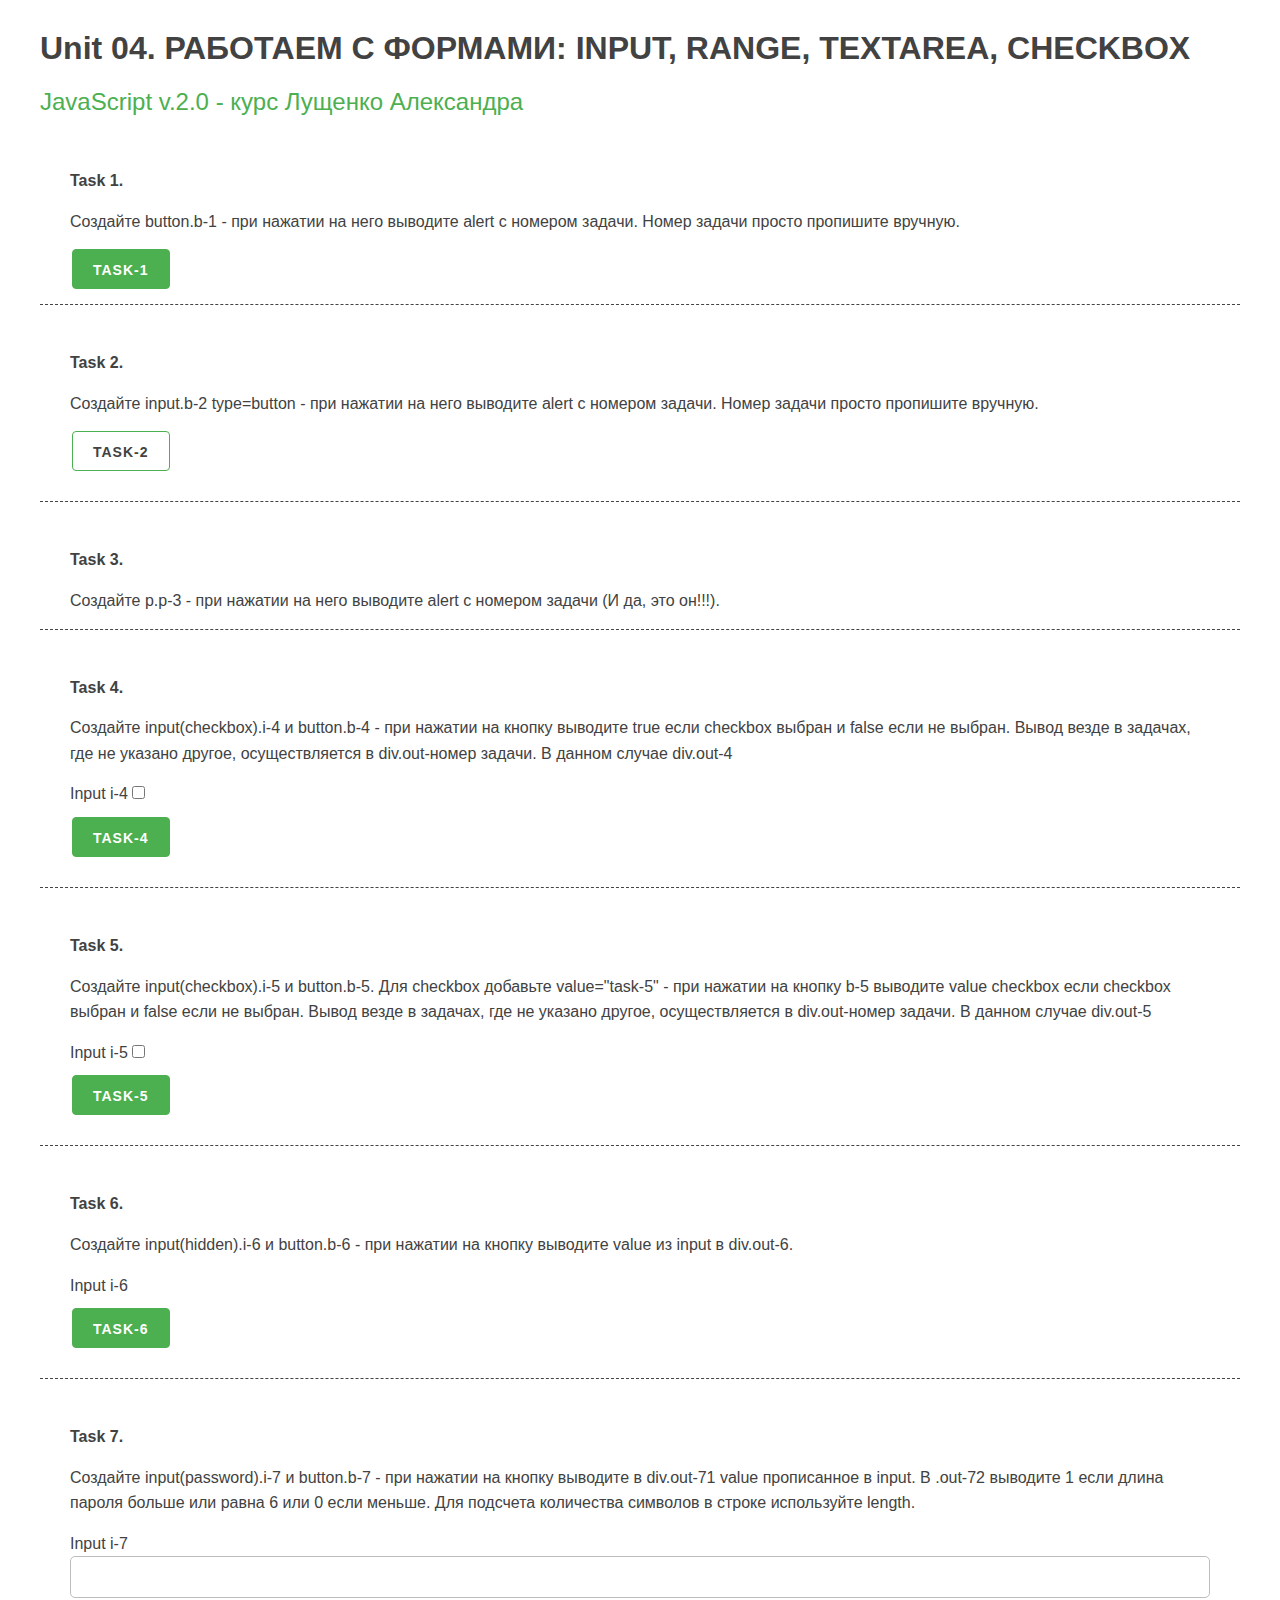
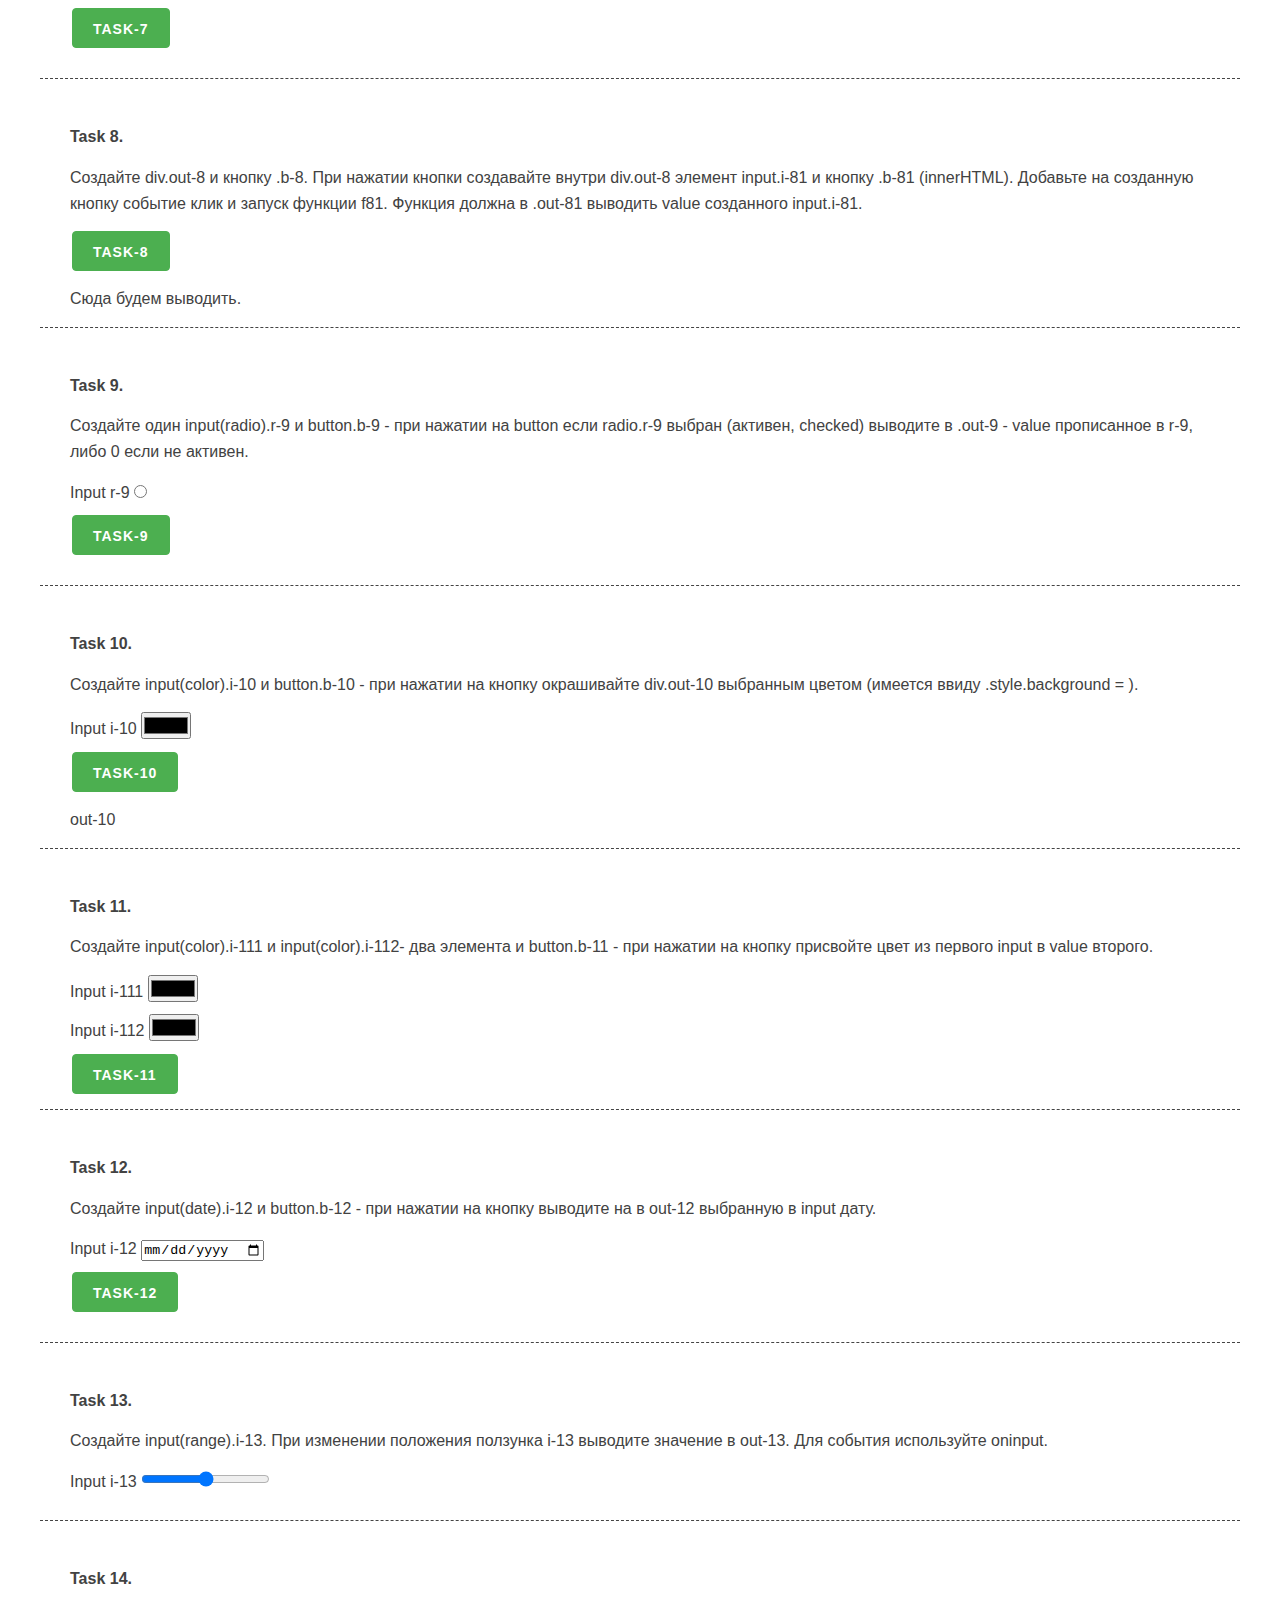
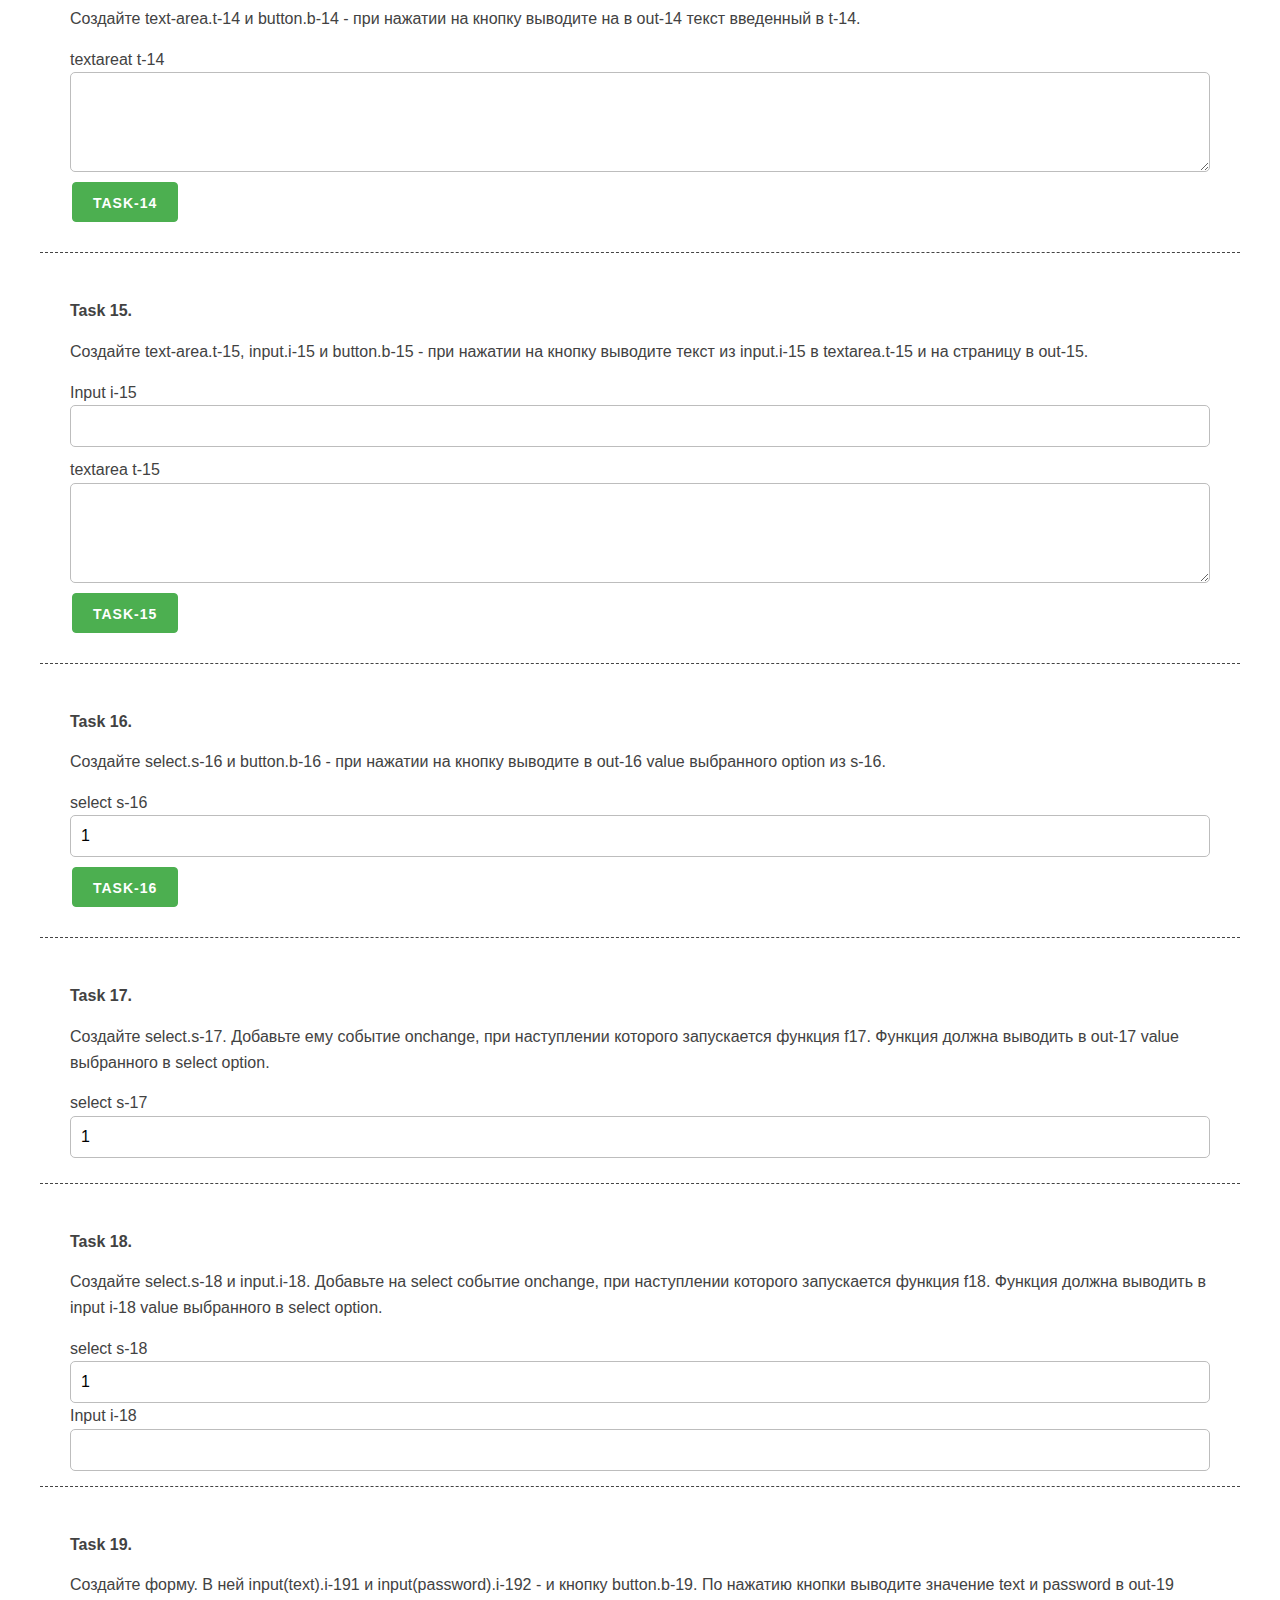
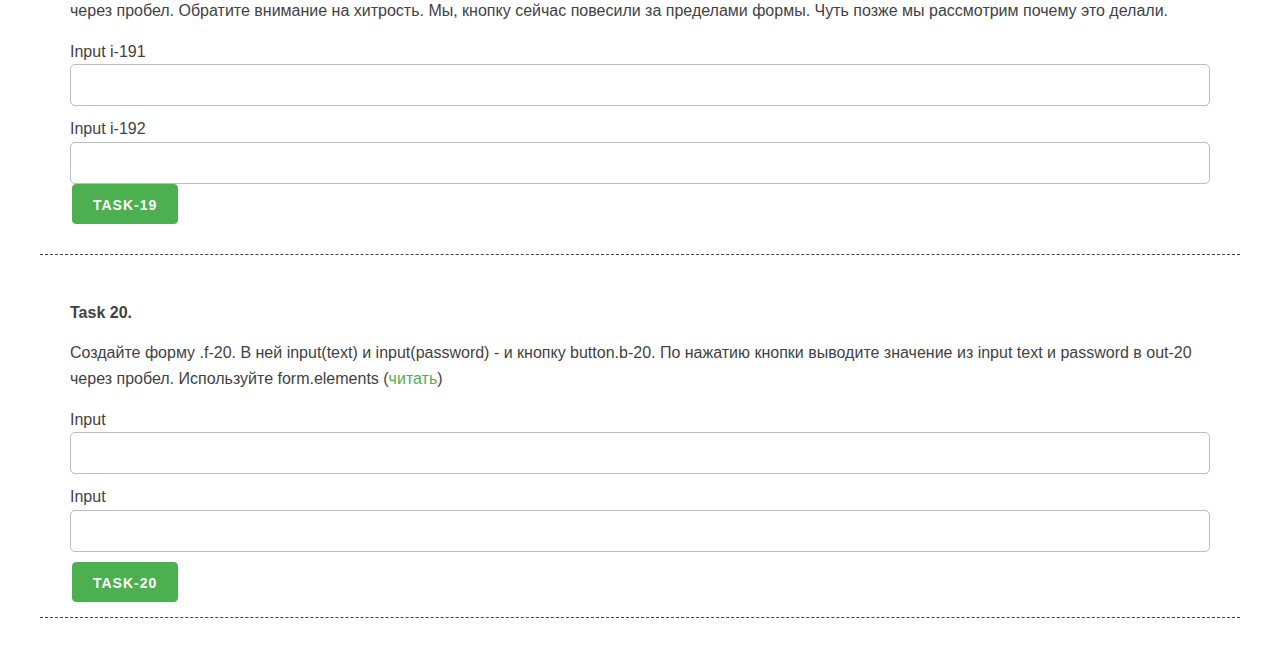
<file: unit_04/unit_04.html>
<!DOCTYPE html>
<html lang="en">

<head>
    <meta charset="UTF-8">
    <meta name="viewport" content="width=device-width, initial-scale=1.0">
    <meta http-equiv="X-UA-Compatible" content="ie=edge">
    <link rel="stylesheet" href="css/mustard-ui.min.css">
    <link rel="stylesheet" href="css/style.css">
    <title>Unit 04</title>
</head>

<body>
    <div class="container">
        <h1>Unit 04. РАБОТАЕМ С ФОРМАМИ: INPUT, RANGE, TEXTAREA, CHECKBOX</h1>
        <h2><a href="https://itgid.info/course/javascript-2" target="_blank">JavaScript v.2.0 - курс Лущенко
                Александра</a></h2>

        <section>
            <p><b>Task 1.</b></p>
            <p>Создайте button.b-1 - при нажатии на него выводите alert с номером задачи. Номер задачи просто пропишите вручную.</p>
            <button class="button-primary b-1">Task-1</button>
        </section>

        <section>
            <p><b>Task 2.</b></p>
            <p>Создайте input.b-2 type=button - при нажатии на него выводите alert с номером задачи. Номер задачи просто пропишите вручную. </p>
            <div class="form-control"><input type="button" class="b-2 button-primary" value="Task-2"></div>
        </section>

        <section>
            <p><b>Task 3.</b></p>
            <p class="p-3">Создайте p.p-3 - при нажатии на него выводите alert с номером задачи (И да, это он!!!).</p>
        </section>

        <section>
            <p><b>Task 4.</b></p>
            <p>Создайте input(checkbox).i-4 и button.b-4 - при нажатии на кнопку выводите true если checkbox выбран и
                false если не выбран. Вывод везде в задачах, где не указано другое, осуществляется в div.out-номер
                задачи. В данном случае div.out-4
            </p>
            <div class="form-control">Input i-4 <input type="checkbox" class="i-4"></div>
            <button class="button-primary b-4">Task-4</button>
            <div class="out-4"></div>
        </section>

        <section>
            <p><b>Task 5.</b></p>
            <p>Создайте input(checkbox).i-5 и button.b-5. Для checkbox добавьте value="task-5" - при нажатии на кнопку
                b-5 выводите value checkbox если checkbox выбран и false если не выбран. Вывод везде в задачах, где не
                указано другое, осуществляется в div.out-номер задачи. В данном случае div.out-5</p>
            <div class="form-control">Input i-5 <input type="checkbox" class="i-5" value="task-5"></div>
            <button class="button-primary b-5">Task-5</button>
            <div class="out-5"></div>
        </section>

        <section>
            <p><b>Task 6.</b></p>
            <p>Создайте input(hidden).i-6 и button.b-6 - при нажатии на кнопку выводите value из input в div.out-6.</p>
            <div class="form-control">Input i-6 <input type="hidden" class="i-6" value="8987"></div>
            <button class="button-primary b-6">Task-6</button>
            <div class="out-6"></div>
        </section>

        <section>
            <p><b>Task 7.</b></p>
            <p>Создайте input(password).i-7 и button.b-7 - при нажатии на кнопку выводите в div.out-71 value прописанное
                в input. В .out-72 выводите 1 если длина пароля больше или равна 6 или 0 если меньше. Для подсчета
                количества символов в строке используйте length.</p>
            <div class="form-control">Input i-7 <input type="password" class="i-7"></div>
            <button class="button-primary b-7">Task-7</button>
            <div class="out-71"></div>
            <div class="out-72"></div>
        </section>

        <section>
            <p><b>Task 8.</b></p>
            <p>Создайте div.out-8 и кнопку .b-8. При нажатии кнопки создавайте внутри div.out-8 элемент input.i-81 и
                кнопку .b-81 (innerHTML). Добавьте на созданную кнопку событие клик и запуск функции f81. Функция должна
                в .out-81 выводить value созданного input.i-81.</p>
            <button class="button-primary b-8">Task-8</button>
            <div class="out-8"></div>
            <div class="out-81">Сюда будем выводить.</div>

        </section>

        <section>
            <p><b>Task 9.</b></p>
            <p>Создайте один input(radio).r-9 и button.b-9 - при нажатии на button если radio.r-9 выбран (активен,
                checked) выводите в .out-9 - value прописанное в r-9, либо 0 если не активен.
            </p>
            <div class="form-control">Input r-9 <input type="radio" class="r-9" value="6572"></div>

            <button class="button-primary b-9">Task-9</button>
            <div class="out-9"></div>
        </section>

        <section>
            <p><b>Task 10.</b></p>
            <p>Создайте input(color).i-10 и button.b-10 - при нажатии на кнопку окрашивайте div.out-10 выбранным цветом (имеется ввиду .style.background = ).
            </p>
            <div class="form-control">Input i-10 <input type="color" class="i-10"></div>
            <button class="button-primary b-10">Task-10</button>
            <div class="out-10">out-10</div>
        </section>

        <section>
            <p><b>Task 11.</b></p>
            <p>Создайте input(color).i-111 и input(color).i-112- два элемента и button.b-11 - при нажатии на кнопку
                присвойте цвет из первого input в value второго.</p>
            <div class="form-control">Input i-111 <input type="color" class="i-111"></div>
            <div class="form-control">Input i-112 <input type="color" class="i-112"></div>
            <button class="button-primary b-11">Task-11</button>
        </section>

        <section>
            <p><b>Task 12.</b></p>
            <p>Создайте input(date).i-12 и button.b-12 - при нажатии на кнопку выводите на в out-12 выбранную в input
                дату.</p>
            <div class="form-control">Input i-12 <input type="date" class="i-12"></div>
            <button class="button-primary b-12">Task-12</button>
            <div class="out-12"></div>
        </section>

        <section>
            <p><b>Task 13.</b></p>
            <p>Создайте input(range).i-13. При изменении положения ползунка i-13 выводите значение в out-13. Для события
                используйте oninput.</p>
            <div class="form-control">Input i-13 <input type="range" class="i-13"></div>
            <div class="out-13"></div>
        </section>

        <section>
            <p><b>Task 14.</b></p>
            <p>Создайте text-area.t-14 и button.b-14 - при нажатии на кнопку выводите на в out-14 текст введенный в
                t-14.</p>
            <div class="form-control">textareat t-14 <textarea class="t-14"></textarea></div>
            <button class="button-primary b-14">Task-14</button>
            <div class="out-14"></div>
        </section>

        <section>
            <p><b>Task 15.</b></p>
            <p>Создайте text-area.t-15, input.i-15 и button.b-15 - при нажатии на кнопку выводите текст из input.i-15 в
                textarea.t-15 и на страницу в out-15.</p>
            <div class="form-control">Input i-15 <input type="text" class="i-15"></div>
            <div class="form-control">textarea t-15 <textarea class="t-15"></textarea></div>
            <button class="button-primary b-15">Task-15</button>
            <div class="out-15"></div>
        </section>

        <section>
            <p><b>Task 16.</b></p>
            <p>Создайте select.s-16 и button.b-16 - при нажатии на кнопку выводите в out-16 value выбранного option из
                s-16.</p>
            <div class="form-control"> select s-16
                <select class="s-16">
                    <option value="one">1</option>
                    <option value="two">2</option>
                    <option value="five">5</option>
                </select>
            </div>
            <button class="button-primary b-16">Task-16</button>
            <div class="out-16"></div>
        </section>

        <section>
            <p><b>Task 17.</b></p>
            <p>Создайте select.s-17. Добавьте ему событие onchange, при наступлении которого запускается функция f17.
                Функция должна выводить в out-17 value выбранного в select option.</p>
            <div class="form-control"> select s-17
                <select class="s-17">
                    <option value="one">1</option>
                    <option value="two">2</option>
                    <option value="five">5</option>
                </select>
            </div>
            <div class="out-17"></div>
        </section>

        <section>
            <p><b>Task 18.</b></p>
            <p>Создайте select.s-18 и input.i-18. Добавьте на select событие onchange, при наступлении которого
                запускается функция f18. Функция должна выводить в input i-18 value выбранного в select option.</p>
            <div class="form-control"> select s-18
                <select class="s-18">
                    <option value="one">1</option>
                    <option value="two">2</option>
                    <option value="five">5</option>
                </select>
                <div class="form-control">Input i-18 <input type="text" class="i-18"></div>
            </div>
        </section>

        <section>
            <p><b>Task 19.</b></p>
            <p>Создайте форму. В ней input(text).i-191 и input(password).i-192 - и кнопку button.b-19. По нажатию кнопки
                выводите значение text и password в out-19 через пробел. Обратите внимание на хитрость. Мы, кнопку
                сейчас повесили за пределами формы. Чуть позже мы рассмотрим почему это делали.</p>
            <form action="">
                <div class="form-control">Input i-191 <input type="text" class="i-191"></div>
                <div class="form-control">Input i-192 <input type="password" class="i-192"></div>
            </form>
            <button class="button-primary b-19">Task-19</button>
            <div class="out-19"></div>
        </section>

        <section>
            <p><b>Task 20.</b></p>
            <p>Создайте форму .f-20. В ней input(text) и input(password) - и кнопку button.b-20. По нажатию кнопки
                выводите значение из input text и password в out-20 через пробел. Используйте form.elements (<a
                    target="_blank"
                    href="https://developer.mozilla.org/en-US/docs/Web/API/HTMLFormElement/elements">читать</a>)</p>
            <form class="f-20">
                <div class="form-control">Input <input type="text" name="username"></div>
                <div class="form-control">Input <input type="password" name="password"></div>

                <button class="button-primary b-20">Task-20</button>
            </form>
            <div class="out-20"></div>
        </section>

    </div>

    <script src="unit_04.js"></script>
</body>

</html>
</file>
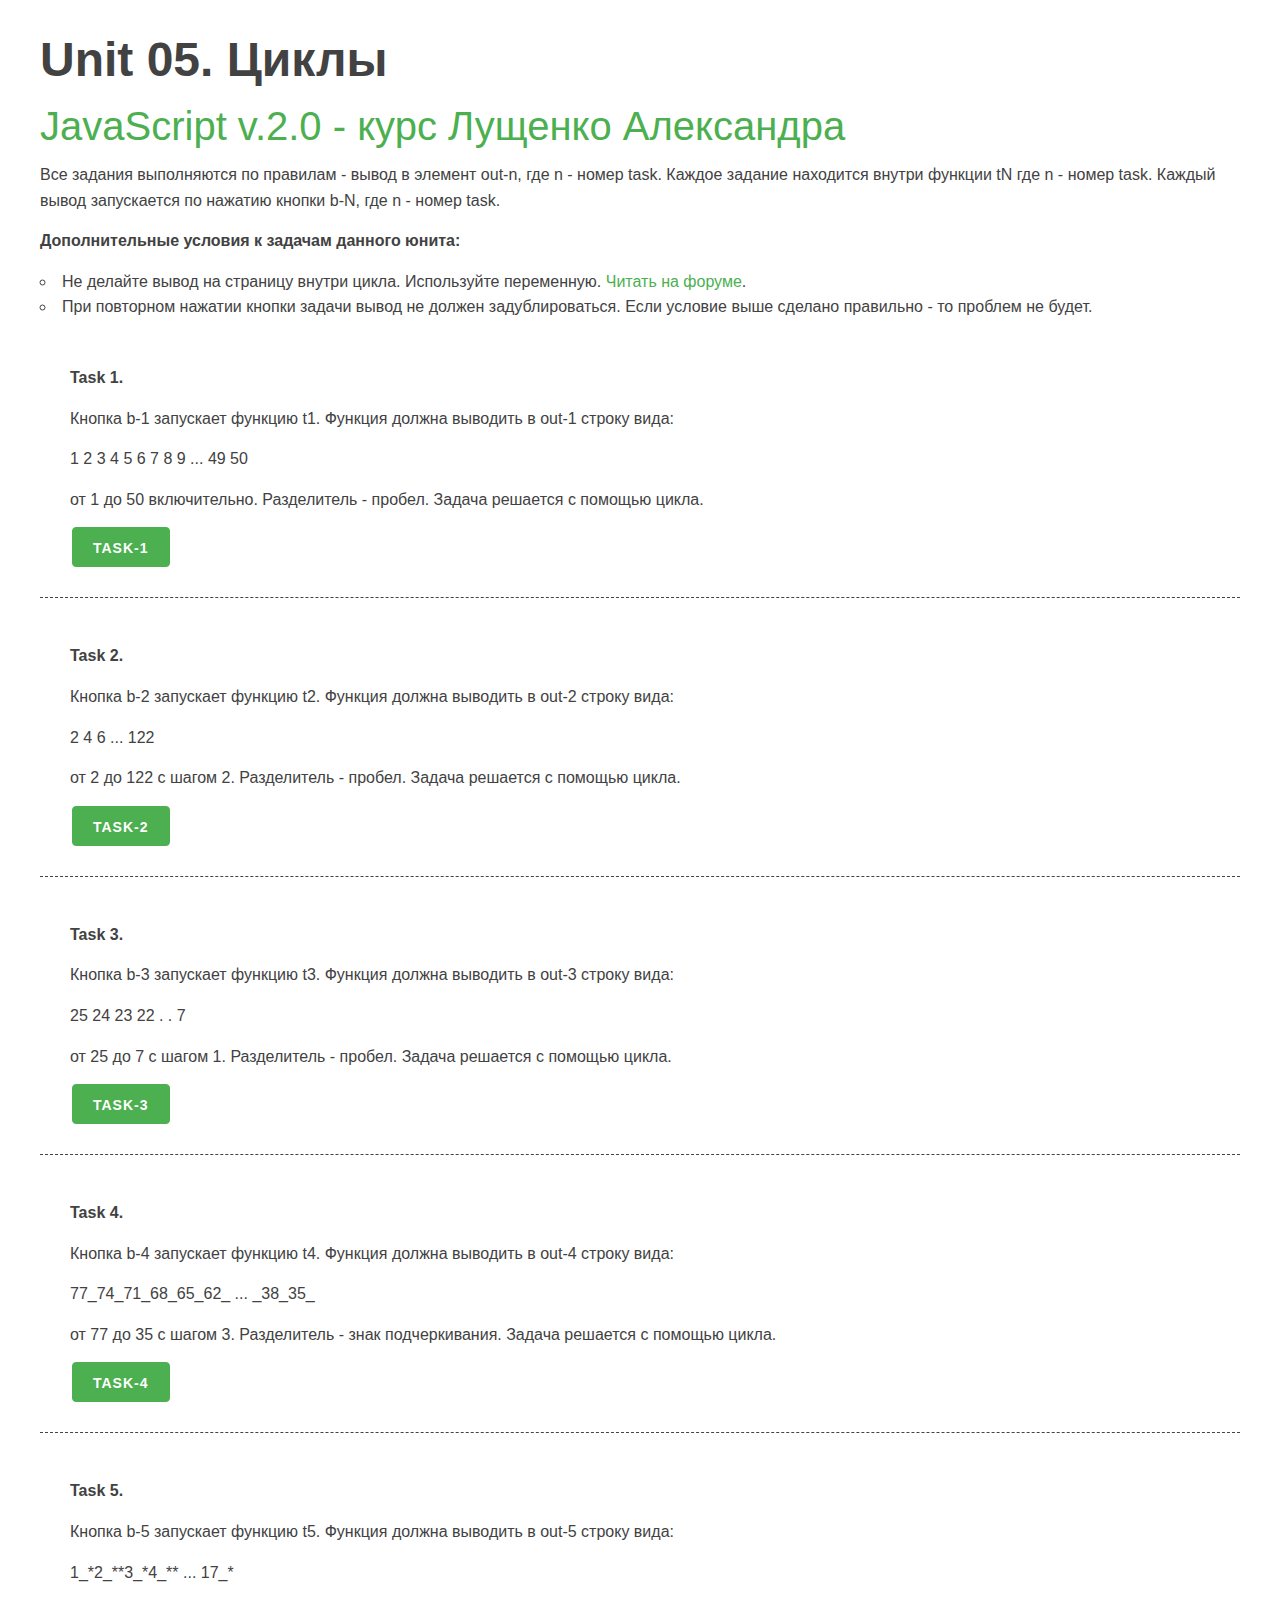
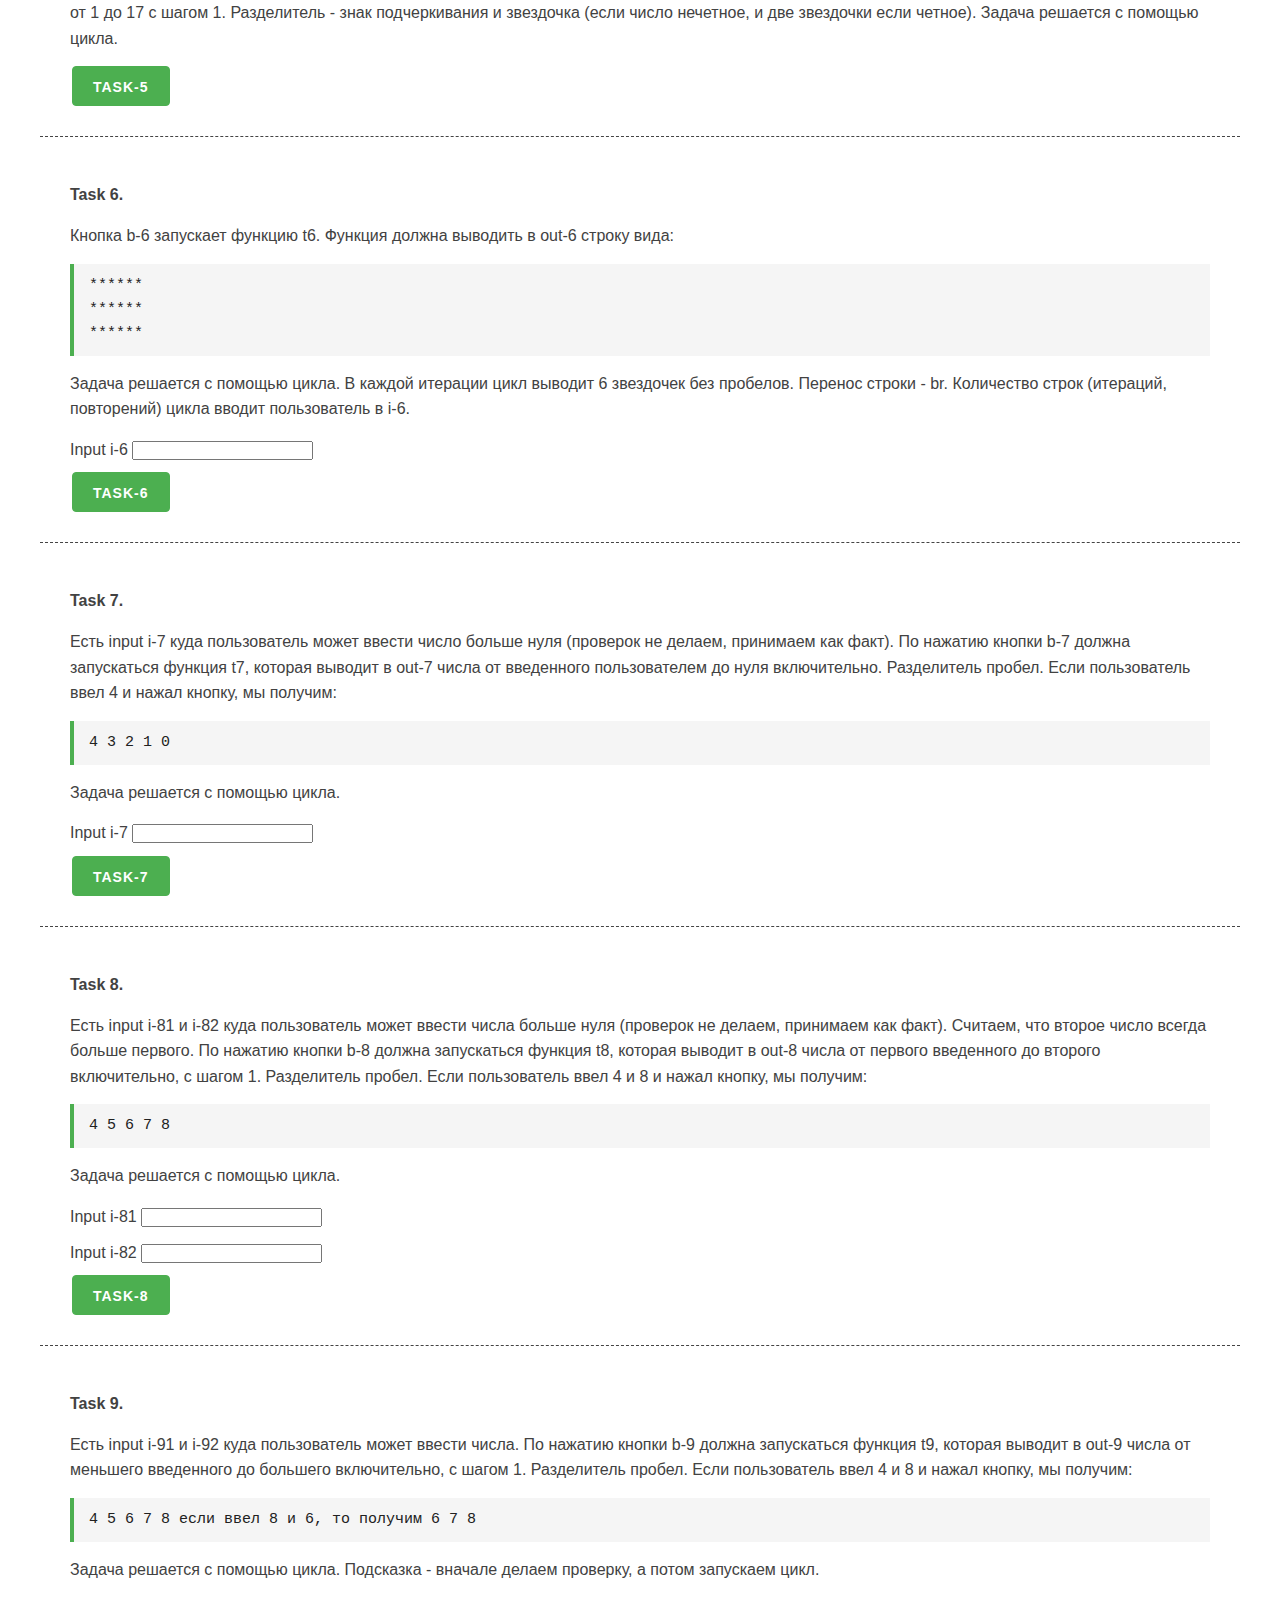
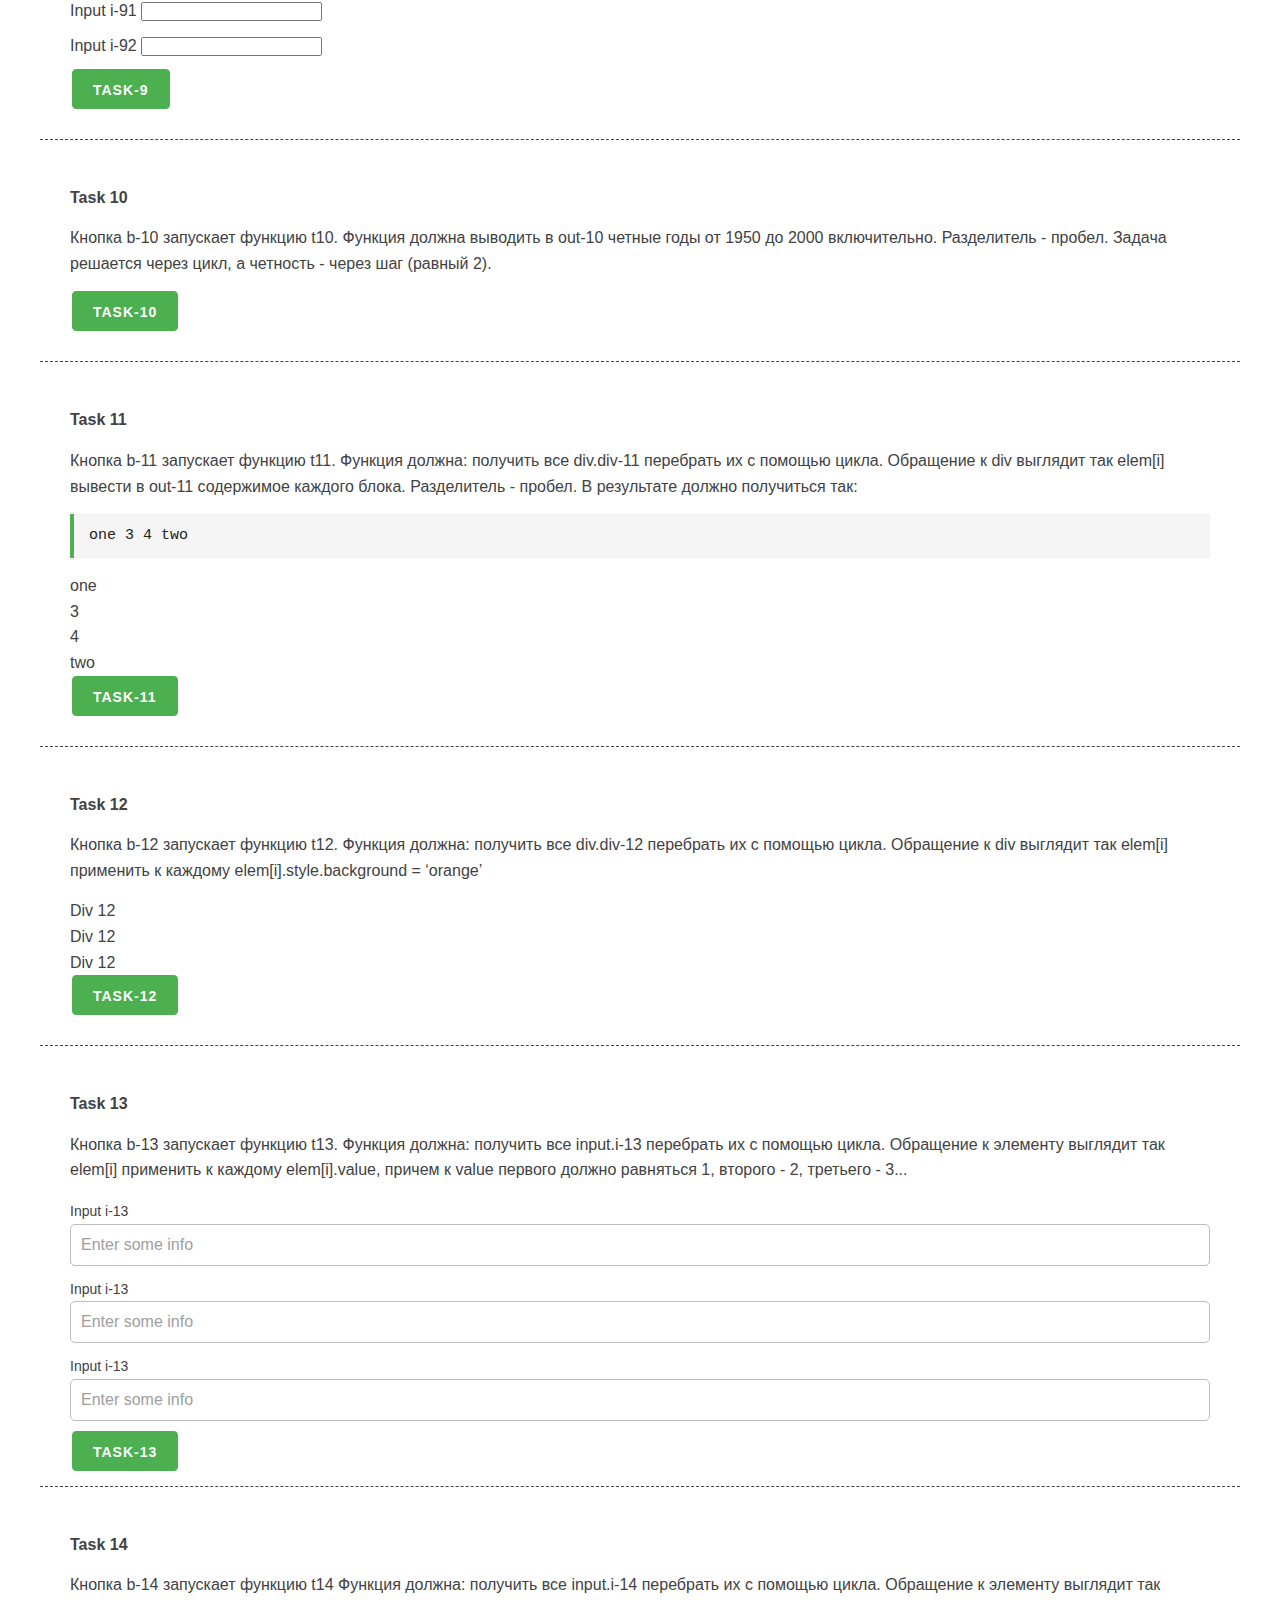
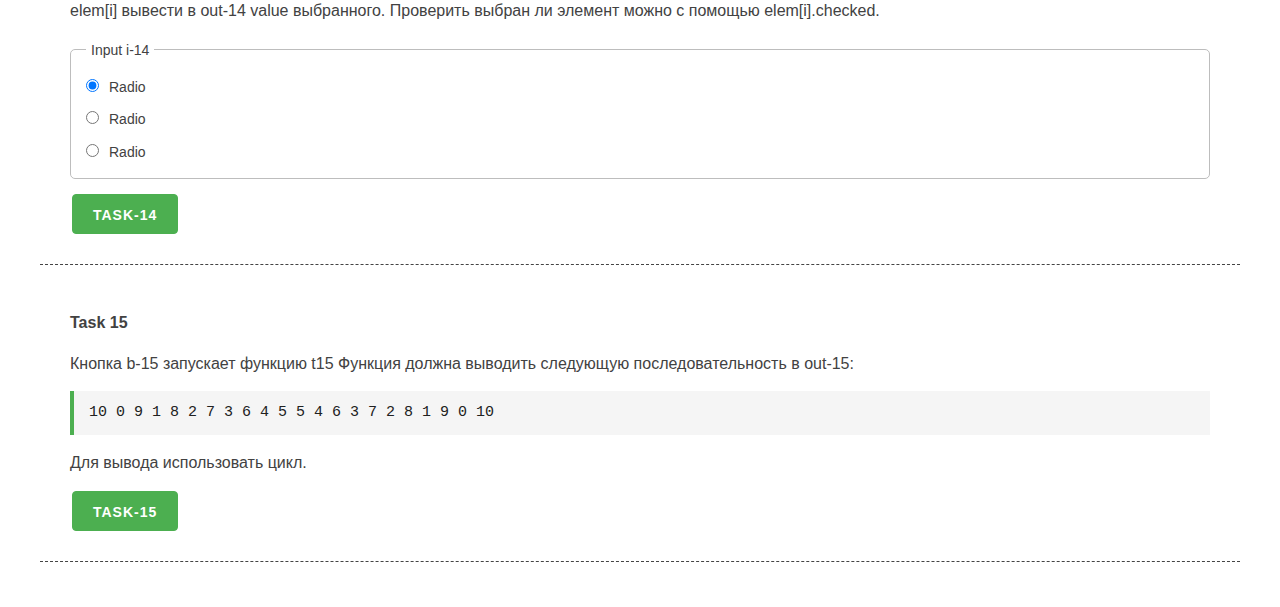
<file: unit_05/unit_05.html>
<!DOCTYPE html>
<html lang="en">

<head>
    <meta charset="UTF-8">
    <meta name="viewport" content="width=device-width, initial-scale=1.0">
    <meta http-equiv="X-UA-Compatible" content="ie=edge">
    <link rel="stylesheet" href="css/mustard-ui.min.css">
    <link rel="stylesheet" href="css/style.css">
    <title>Unit 05</title>
</head>

<body>
    <div class="container">
        <h1>Unit 05. Циклы</h1>
        <h2><a href="https://itgid.info/course/javascript-2" target="_blank">JavaScript v.2.0 - курс Лущенко
                Александра</a></h2>
        <p>Все задания выполняются по правилам - вывод в элемент out-n, где n - номер task. Каждое задание находится
            внутри функции tN где n - номер task. Каждый вывод запускается по нажатию кнопки b-N, где n - номер task.</p>
        <p><strong>Дополнительные условия к задачам данного юнита:</strong></p>
        <ul>
            <li>Не делайте вывод на страницу внутри цикла. Используйте переменную. <a href="https://itgid.info/forum/post?course=1&unit=28&task=564" target="_blank">Читать на форуме</a>.</li>
            <li>При повторном нажатии кнопки задачи вывод не должен задублироваться. Если условие выше сделано правильно - то проблем не будет.</li>
        </ul>
        <section>
            <p><b>Task 1.</b></p>
            <p>Кнопка b-1 запускает функцию t1. Функция должна выводить в out-1 строку вида:</p>
            <p>1 2 3 4 5 6 7 8 9 ... 49 50</p>
            от 1 до 50 включительно. Разделитель - пробел. Задача решается с помощью цикла.</p>

            <button class="button-primary b-1">Task-1</button>
            <div class="out-1"></div>
        </section>

        <section>
            <p><b>Task 2.</b></p>
            <p>Кнопка b-2 запускает функцию t2. Функция должна выводить в out-2 строку вида:</p>
            <p>2 4 6 ... 122</p>
            <p>от 2 до 122 c шагом 2. Разделитель - пробел. Задача решается с помощью цикла.</p>
            <button class="button-primary b-2">Task-2</button>
            <div class="out-2"></div>
        </section>

        <section>
            <p><b>Task 3.</b></p>
            <p>Кнопка b-3 запускает функцию t3. Функция должна выводить в out-3 строку вида:</p>
            <p> 25 24 23 22 . . 7</p>
            <p> от 25 до 7 c шагом 1. Разделитель - пробел. Задача решается с помощью цикла.</p>
            <button class="button-primary b-3">Task-3</button>
            <div class="out-3"></div>
        </section>

        <section>
            <p><b>Task 4.</b></p>
            <p>Кнопка b-4 запускает функцию t4. Функция должна выводить в out-4 строку вида: </p>
            <p> 77_74_71_68_65_62_ ... _38_35_ </p>
            <p> от 77 до 35 c шагом 3. Разделитель - знак подчеркивания. Задача решается с помощью цикла.
            </p>
            <button class="button-primary b-4">Task-4</button>
            <div class="out-4"></div>
        </section>

        <section>
            <p><b>Task 5.</b></p>
            <p>Кнопка b-5 запускает функцию t5. Функция должна выводить в out-5 строку вида:</p>
            <p> 1_*2_**3_*4_** ... 17_*</p>
            <p> от 1 до 17 c шагом 1. Разделитель - знак подчеркивания и звездочка (если число нечетное, и две звездочки
                если четное). Задача решается с помощью цикла.
            </p>
            <button class="button-primary b-5">Task-5</button>
            <div class="out-5"></div>
        </section>

        <section>
            <p><b>Task 6.</b></p>
            <p>Кнопка b-6 запускает функцию t6. Функция должна выводить в out-6 строку вида: </p>
            <pre>
                ******<br>
                ******<br>
                ******<br>
            </pre>
            <p> Задача решается с помощью цикла. В каждой итерации цикл выводит 6 звездочек без пробелов. Перенос строки - br. Количество строк (итераций, повторений) цикла вводит пользователь в i-6.
            </p>
            <div class="form-control">Input i-6 <input type="number" class="i-6"></div>
            <button class="button-primary b-6">Task-6</button>
            <div class="out-6"></div>
        </section>

        <section>
            <p><b>Task 7.</b></p>
            <p>Есть input i-7 куда пользователь может ввести число больше нуля (проверок не делаем, принимаем как факт).
                По нажатию кнопки b-7 должна запускаться функция t7, которая выводит в out-7 числа от введенного
                пользователем до нуля включительно. Разделитель пробел. Если пользователь ввел 4 и нажал кнопку, мы
                получим:</p>
            <pre>
            4 3 2 1 0
            </pre>
            <p>Задача решается с помощью цикла.</p>
            <div class="form-control">Input i-7 <input type="number" class="i-7"></div>
            <button class="button-primary b-7">Task-7</button>
            <div class="out-7"></div>
        </section>


        <section>
            <p><b>Task 8.</b></p>
            <p>Есть input i-81 и i-82 куда пользователь может ввести числа больше нуля (проверок не делаем, принимаем
                как факт). Считаем, что второе число всегда больше первого. По нажатию кнопки b-8 должна запускаться
                функция t8, которая выводит в out-8 числа от первого введенного до второго включительно, с шагом 1.
                Разделитель пробел. Если пользователь ввел 4 и 8 и нажал кнопку, мы получим:</p>
            <pre>
                4 5 6 7 8
            </pre>
            <p>Задача решается с помощью цикла.</p>
            <div class="form-control">Input i-81 <input type="number" class="i-81"></div>
            <div class="form-control">Input i-82 <input type="number" class="i-82"></div>

            <button class="button-primary b-8">Task-8</button>
            <div class="out-8"></div>
        </section>

        <section>
            <p><b>Task 9.</b></p>
            <p>Есть input i-91 и i-92 куда пользователь может ввести числа. По нажатию кнопки b-9 должна запускаться
                функция t9, которая выводит в out-9 числа от меньшего введенного до большего включительно, с шагом 1.
                Разделитель пробел. Если пользователь ввел 4 и 8 и нажал кнопку, мы получим:</p>
            <pre>
                4 5 6 7 8
                если ввел 8 и 6, то получим
                6 7 8
            </pre>
            <p> Задача решается с помощью цикла. Подсказка - вначале делаем проверку, а потом запускаем цикл.</p>
            <div class="form-control">Input i-91 <input type="number" class="i-91"></div>
            <div class="form-control">Input i-92 <input type="number" class="i-92"></div>
            <button class="button-primary b-9">Task-9</button>
            <div class="out-9"></div>
        </section>

        <section>
            <p><b>Task 10</b></p>
            <p>Кнопка b-10 запускает функцию t10. Функция должна выводить в out-10 четные годы от 1950 до 2000
                включительно. Разделитель - пробел. Задача решается через цикл, а четность - через шаг (равный 2).</p>
            <button class="button-primary b-10">Task-10</button>
            <div class="out-10"></div>
        </section>

        <section>
            <p><b>Task 11</b></p>
            <p>Кнопка b-11 запускает функцию t11. Функция должна:
                получить все div.div-11
                перебрать их с помощью цикла. Обращение к div выглядит так elem[i]
                вывести в out-11 содержимое каждого блока. Разделитель - пробел.
                В результате должно получиться так:</p>
            <pre>
                one 3 4 two
            </pre>
            <div class="div-11">one</div>
            <div class="div-11">3</div>
            <div class="div-11">4</div>
            <div class="div-11">two</div>
            <button class="button-primary b-11">Task-11</button>
            <div class="out-11"></div>
        </section>

        <section>
            <p><b>Task 12</b></p>
            <p>Кнопка b-12 запускает функцию t12. Функция должна:
                получить все div.div-12
                перебрать их с помощью цикла. Обращение к div выглядит так elem[i]
                применить к каждому elem[i].style.background = ‘orange’</p>
            <div class="div-12">Div 12</div>
            <div class="div-12">Div 12</div>
            <div class="div-12">Div 12</div>
            <button class="button-primary b-12">Task-12</button>
            <div class="out-12"></div>
        </section>

        <section>
            <p><b>Task 13</b></p>
            <p>Кнопка b-13 запускает функцию t13. Функция должна:
                получить все input.i-13
                перебрать их с помощью цикла. Обращение к элементу выглядит так elem[i]
                применить к каждому elem[i].value, причем к value первого должно равняться 1, второго - 2, третьего -
                3...
            </p>
            <div class="form-control">
                <label>Input i-13</label>
                <input type="text" placeholder="Enter some info" class="i-13">
            </div>
            <div class="form-control">
                <label>Input i-13</label>
                <input type="text" placeholder="Enter some info" class="i-13">
            </div>
            <div class="form-control">
                <label>Input i-13</label>
                <input type="text" placeholder="Enter some info" class="i-13">
            </div>
            <button class="button-primary b-13">Task-13</button>
        </section>

        <section>
            <p><b>Task 14</b></p>
            <p>Кнопка b-14 запускает функцию t14 Функция должна:
                получить все input.i-14
                перебрать их с помощью цикла. Обращение к элементу выглядит так elem[i]
                вывести в out-14 value выбранного. Проверить выбран ли элемент можно с помощью elem[i].checked.
            </p>
            <fieldset>
                <legend>Input i-14</legend>
                <div class="form-control">
                    <label><input type="radio" name="i-14" class="i-14" checked value="333">Radio</label>
                </div>
                <div class="form-control">
                    <label><input type="radio" name="i-14" class="i-14" value="444">Radio</label>
                </div>
                <div class="form-control">
                    <label><input type="radio" name="i-14" class="i-14" value="555">Radio</label>
                </div>
            </fieldset>
            <button class="button-primary b-14">Task-14</button>
            <div class="out-14"></div>
        </section>

        <section>
            <p><b>Task 15</b></p>
            <p>Кнопка b-15 запускает функцию t15 Функция должна выводить следующую последовательность в out-15:</p>
            <pre>
                10 0 9 1 8 2 7 3 6 4 5 5 4 6 3 7 2 8 1 9 0 10
               </pre>
            <p> Для вывода использовать цикл.
            </p>

            <button class="button-primary b-15">Task-15</button>
            <div class="out-15"></div>
        </section>
    </div>

    <script src="unit_05.js"></script>
</body>

</html>
</file>
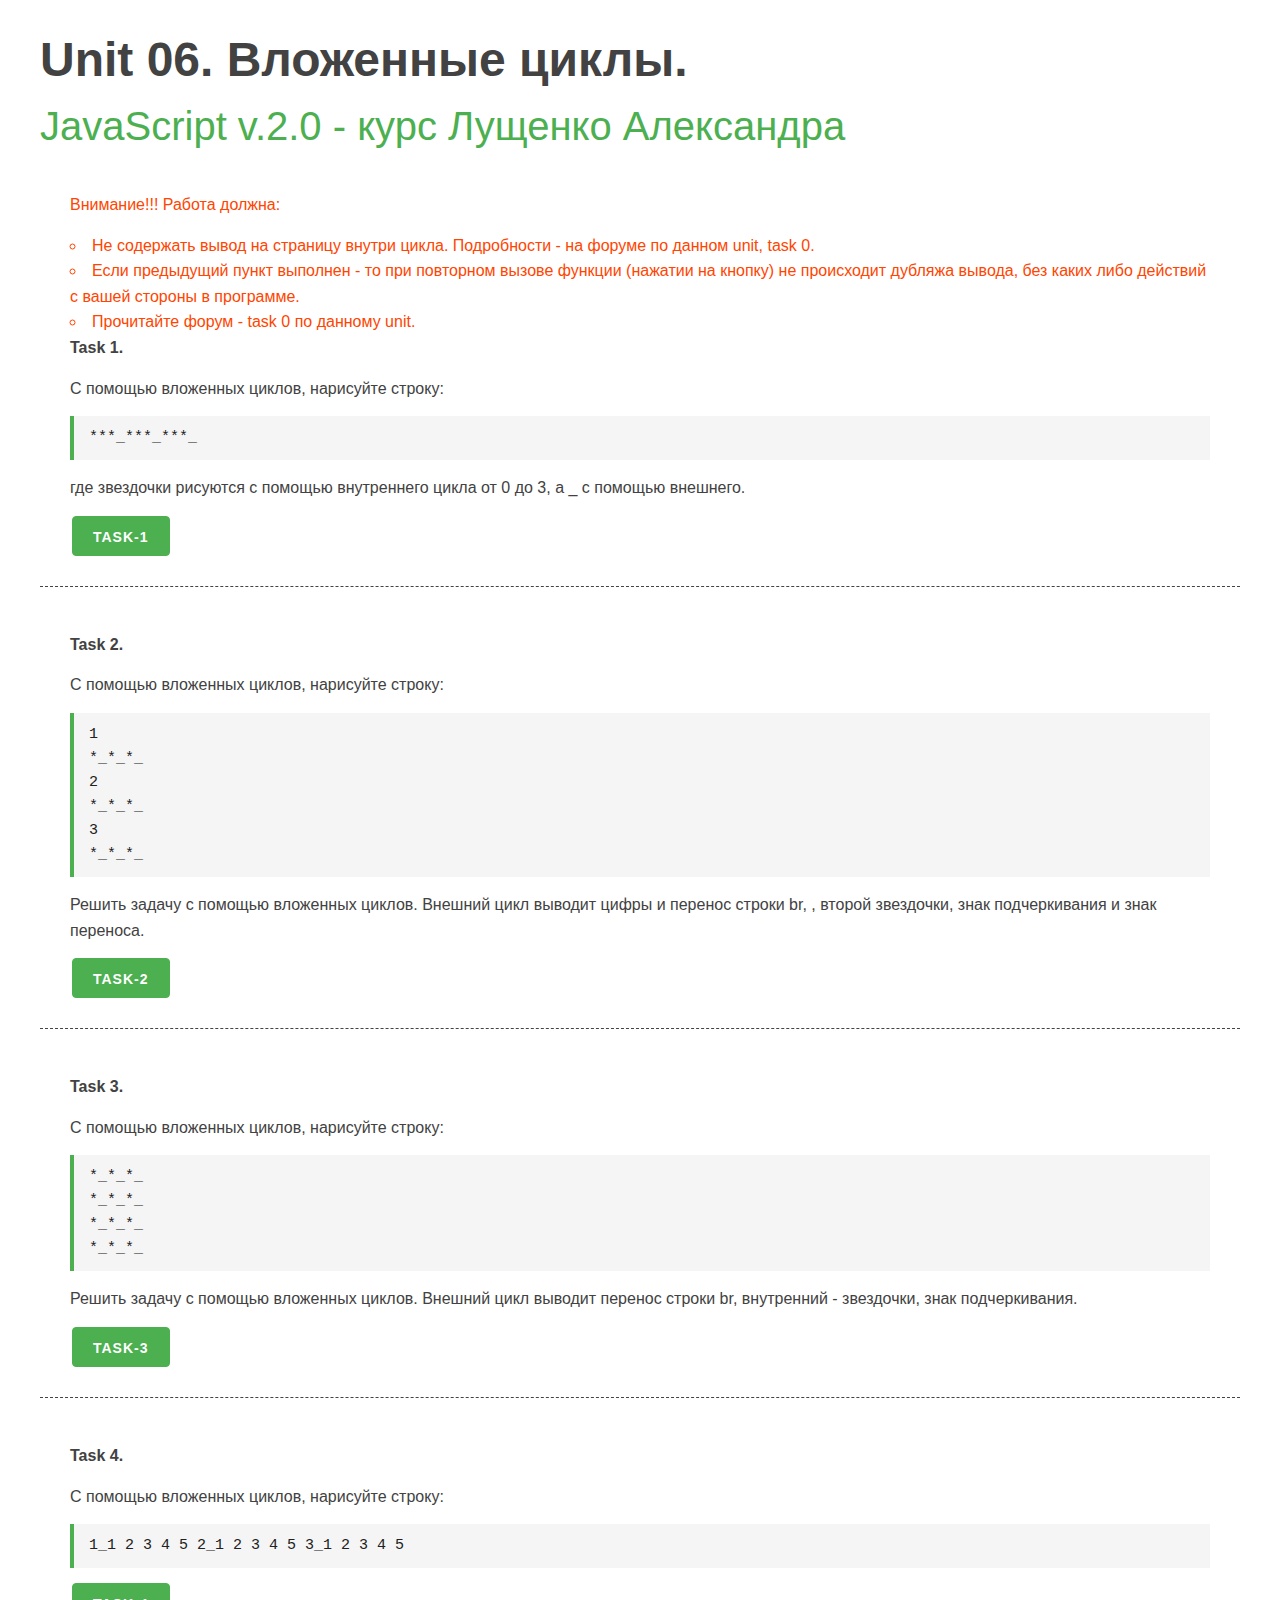
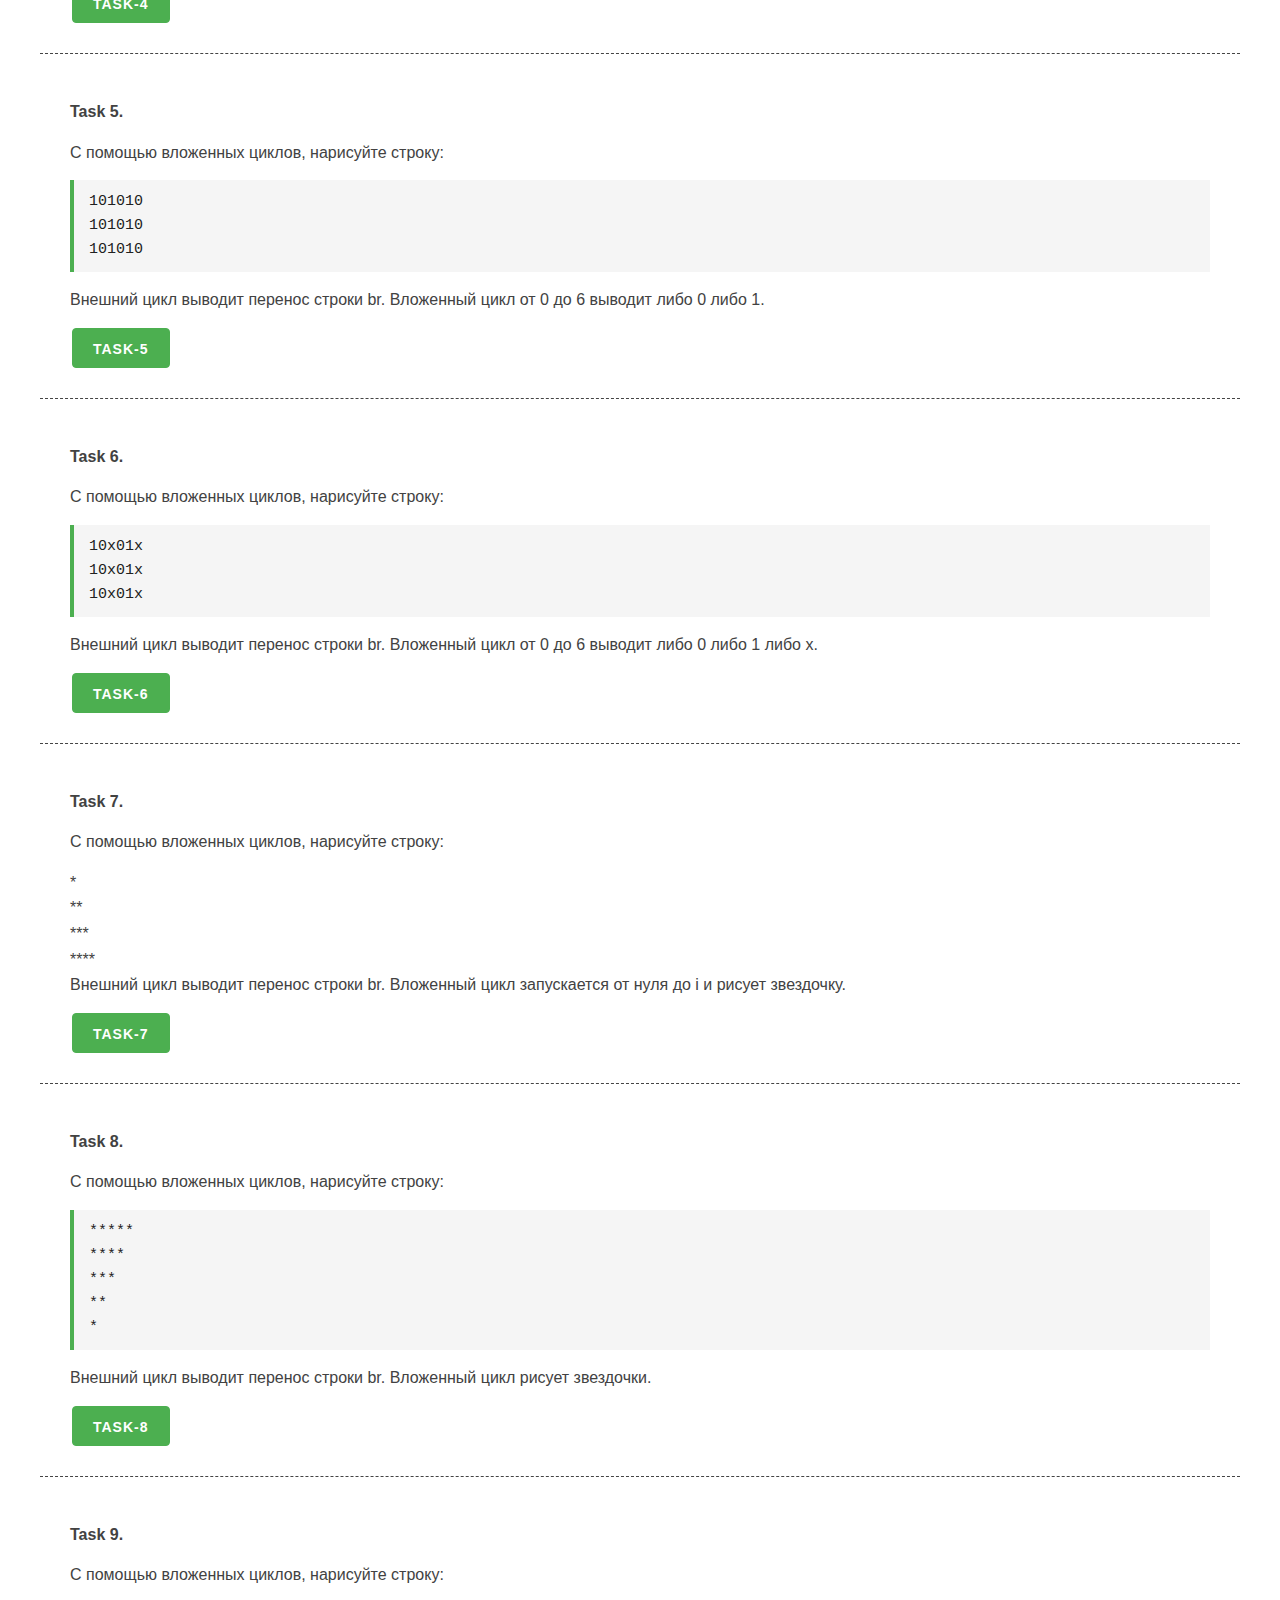
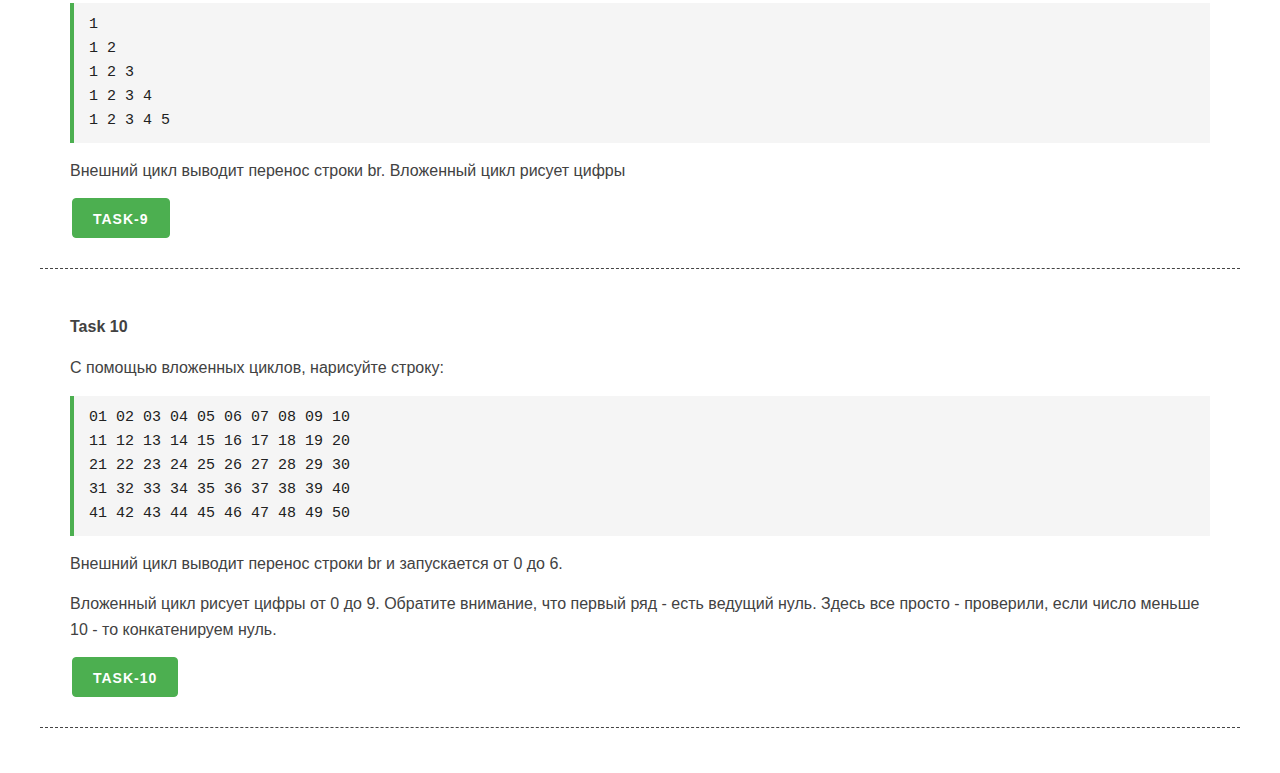
<file: unit_06/unit_06.html>
<!DOCTYPE html>
<html lang="en">

<head>
    <meta charset="UTF-8">
    <meta name="viewport" content="width=device-width, initial-scale=1.0">
    <meta http-equiv="X-UA-Compatible" content="ie=edge">
    <link rel="stylesheet" href="css/mustard-ui.min.css">
    <link rel="stylesheet" href="css/style.css">
    <title>Unit 06</title>
</head>

<body>
    <div class="container">
        <h1>Unit 06. Вложенные циклы.</h1>
        <h2><a href="https://itgid.info/course/javascript-2" target="_blank">JavaScript v.2.0 - курс Лущенко
                Александра</a></h2>
        <section>
		<div style="color: orangered">
		<p>Внимание!!! Работа должна:</p>
		<ul>
		  <li>Не содержать вывод на страницу внутри цикла. Подробности - на форуме по данном unit, task 0.</li>
		  <li>Если предыдущий пункт выполнен - то при повторном вызове функции (нажатии на кнопку) не происходит дубляжа вывода, без каких либо действий с вашей стороны  в программе.</li>
		  <li>Прочитайте форум - task 0 по данному unit.</li>
		</ul>
		</div>
            <p><b>Task 1.</b></p>
            <p>С помощью вложенных циклов, нарисуйте строку:</p>
            <pre>
***_***_***_
</pre>
            <p>где звездочки рисуются с помощью внутреннего цикла от 0 до 3, а _ с помощью внешнего.</p>
            <button class="button-primary b-1">Task-1</button>
            <div class="out-1"></div>
        </section>

        <section>
            <p><b>Task 2.</b></p>
            <p>С помощью вложенных циклов, нарисуйте строку:</p>
            <pre>
1<br>
*_*_*_<br>
2<br>
*_*_*_<br>
3<br>
*_*_*_<br>
</pre>
            <p>Решить задачу с помощью вложенных циклов. Внешний цикл выводит цифры и перенос строки br, , второй
                звездочки, знак подчеркивания и знак переноса.</p>
            <button class="button-primary b-2">Task-2</button>
            <div class="out-2"></div>
        </section>

        <section>
            <p><b>Task 3.</b></p>
            <p>С помощью вложенных циклов, нарисуйте строку:</p>
            <pre>
*_*_*_<br>
*_*_*_<br>
*_*_*_<br>
*_*_*_<br>
</pre>
            <p>Решить задачу с помощью вложенных циклов. Внешний цикл выводит перенос строки br, внутренний - звездочки,
                знак подчеркивания.</p>
            <button class="button-primary b-3">Task-3</button>
            <div class="out-3"></div>
        </section>

        <section>
            <p><b>Task 4.</b></p>
            <p>С помощью вложенных циклов, нарисуйте строку:</p>
            <pre>
                1_1 2 3 4 5 2_1 2 3 4 5 3_1 2 3 4 5
</pre>
            <button class="button-primary b-4">Task-4</button>
            <div class="out-4"></div>
        </section>

        <section>
            <p><b>Task 5.</b></p>
            <p>С помощью вложенных циклов, нарисуйте строку:</p>
            <pre>
101010<br>
101010<br>
101010<br>
</pre>
            <p>Внешний цикл выводит перенос строки br. Вложенный цикл от 0 до 6 выводит либо 0 либо 1.</p>
            <button class="button-primary b-5">Task-5</button>
            <div class="out-5"></div>
        </section>

        <section>
            <p><b>Task 6.</b></p>
            <p>С помощью вложенных циклов, нарисуйте строку:</p>
            <pre>
 10x01x<br>
 10x01x<br>
 10x01x<br>
</pre>
            <p>Внешний цикл выводит перенос строки br. Вложенный цикл от 0 до 6 выводит либо 0 либо 1 либо х.</p>
            <button class="button-primary b-6">Task-6</button>
            <div class="out-6"></div>
        </section>

        <section>
            <p><b>Task 7.</b></p>
            <p>С помощью вложенных циклов, нарисуйте строку:</p>
            *<br>
            **<br>
            ***<br>
            ****<br>
            </pre>
            <p>Внешний цикл выводит перенос строки br. Вложенный цикл запускается от нуля до i и рисует звездочку.</p>
            <button class="button-primary b-7">Task-7</button>
            <div class="out-7"></div>
        </section>


        <section>
            <p><b>Task 8.</b></p>
            <p>С помощью вложенных циклов, нарисуйте строку:</p>
            <pre>
*****<br>
****<br>
***<br>
**<br>
*
</pre>
            <p>Внешний цикл выводит перенос строки br. Вложенный цикл рисует звездочки. </p>
            <button class="button-primary b-8">Task-8</button>
            <div class="out-8"></div>
        </section>

        <section>
            <p><b>Task 9.</b></p>
            <p>С помощью вложенных циклов, нарисуйте строку:</p>
            <pre>
1<br>
1 2<br>
1 2 3<br>
1 2 3 4<br>
1 2 3 4 5<br>
</pre>
            <p>Внешний цикл выводит перенос строки br. Вложенный цикл рисует цифры</p>
            <button class="button-primary b-9">Task-9</button>
            <div class="out-9"></div>
        </section>

        <section>
            <p><b>Task 10</b></p>
            <p>С помощью вложенных циклов, нарисуйте строку:</p>
            <pre>
01 02 03 04 05 06 07 08 09 10<br>
11 12 13 14 15 16 17 18 19 20<br>
21 22 23 24 25 26 27 28 29 30<br>
31 32 33 34 35 36 37 38 39 40<br>
41 42 43 44 45 46 47 48 49 50<br>
</pre>
            <p>Внешний цикл выводит перенос строки br и запускается от 0 до 6.</p>
            <p>Вложенный цикл рисует цифры от 0 до 9. Обратите внимание, что первый ряд - есть ведущий нуль. Здесь все
                просто - проверили, если число меньше 10 - то конкатенируем нуль.</p>
            <button class="button-primary b-10">Task-10</button>
            <div class="out-10"></div>
        </section>


    </div>

    <script src="unit_06.js"></script>
</body>

</html>
</file>
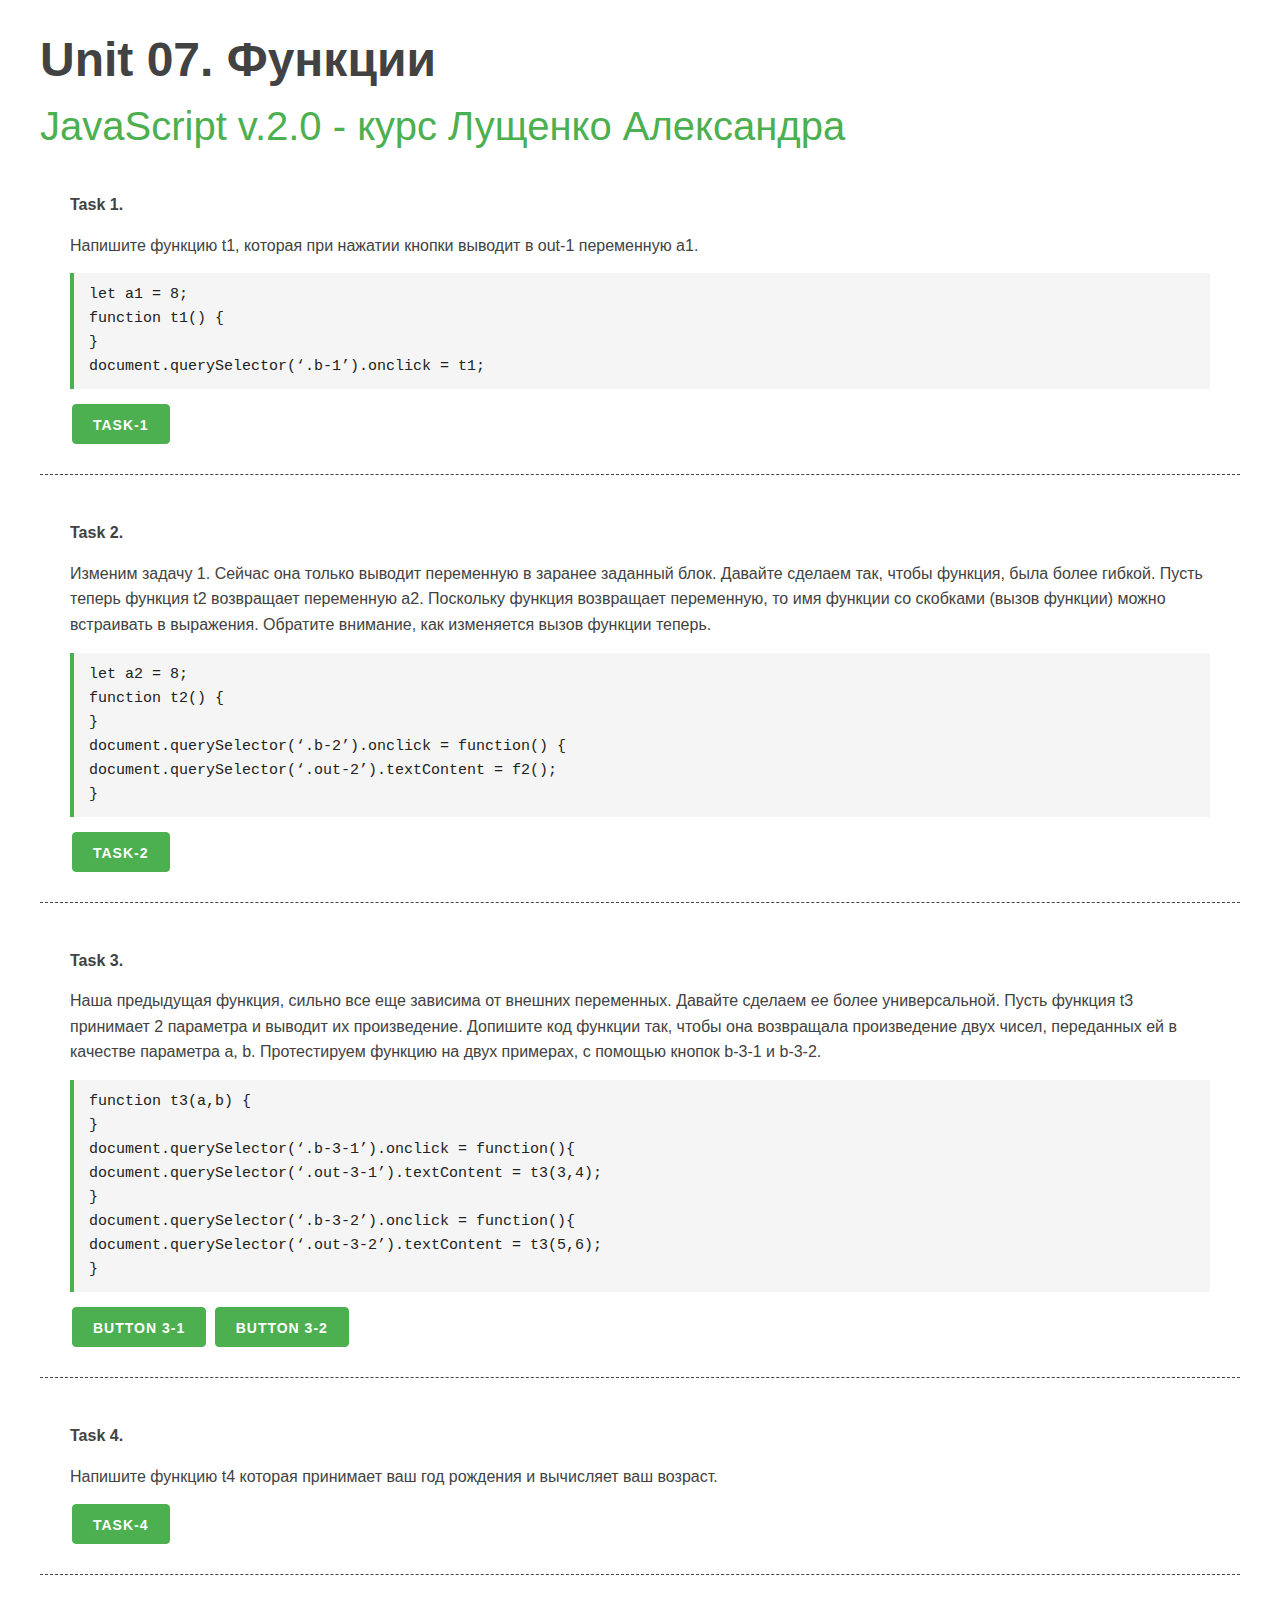
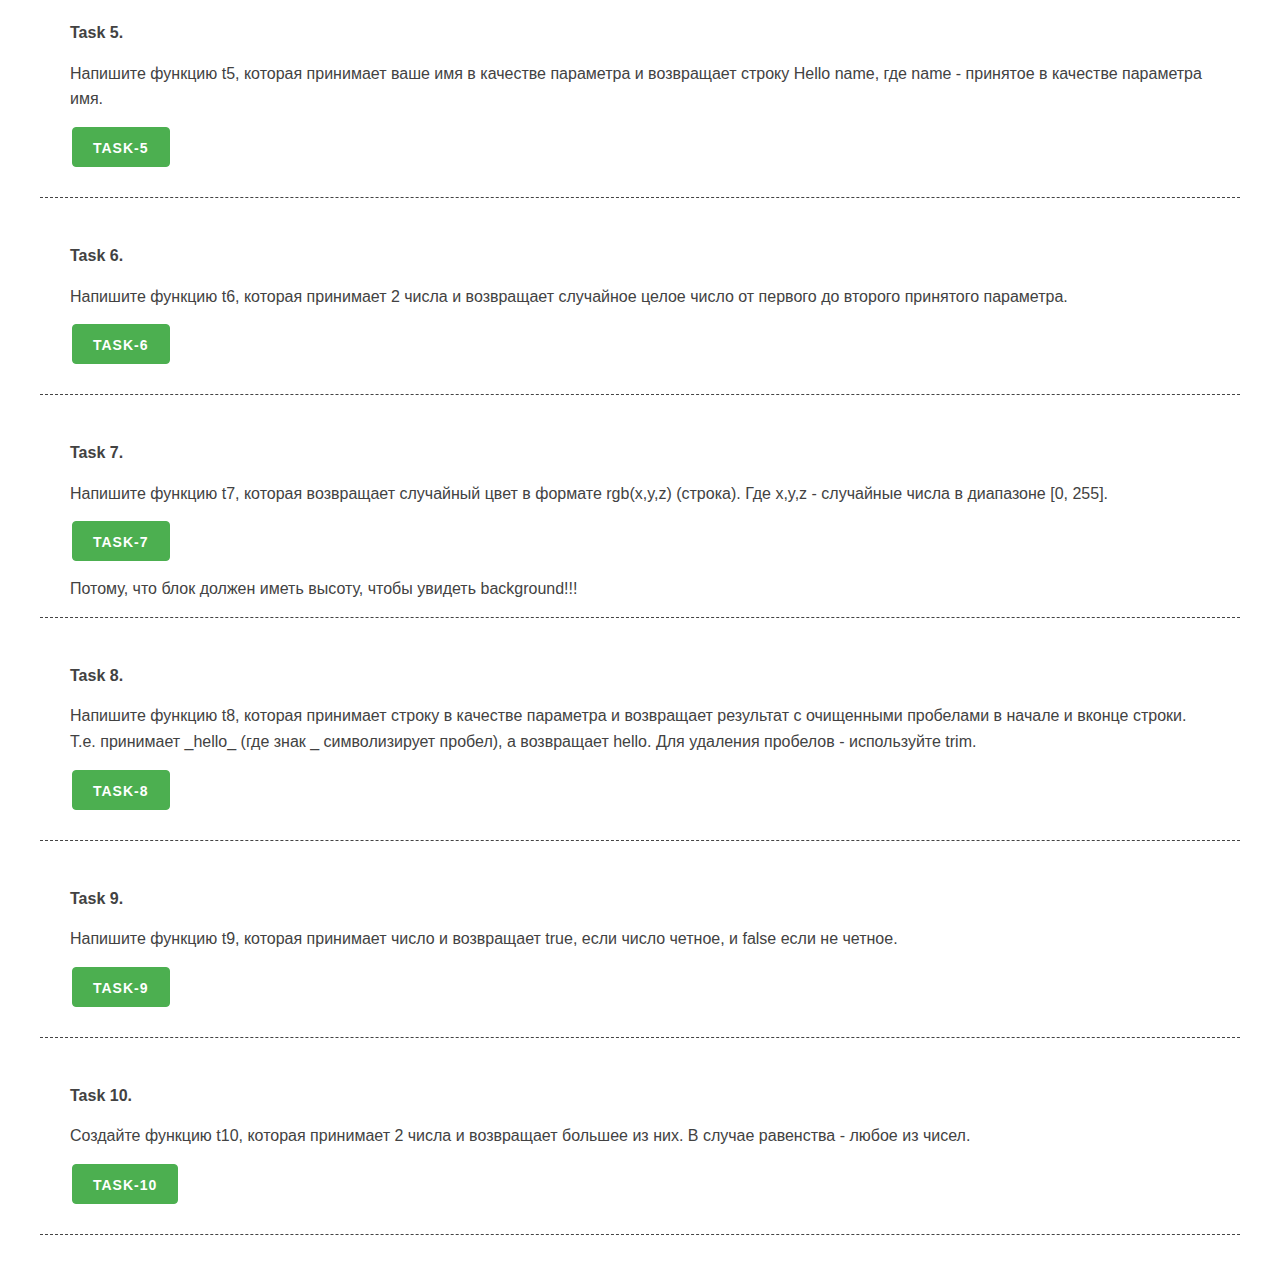
<file: unit_07/unit_07.html>
<!DOCTYPE html>
<html lang="en">

<head>
    <meta charset="UTF-8">
    <meta name="viewport" content="width=device-width, initial-scale=1.0">
    <meta http-equiv="X-UA-Compatible" content="ie=edge">
    <link rel="stylesheet" href="css/mustard-ui.min.css">
    <link rel="stylesheet" href="css/style.css">
    <title>Unit 07</title>
</head>

<body>
    <div class="container">
        <h1>Unit 07. Функции</h1>
        <h2><a href="https://itgid.info/course/javascript-2" target="_blank">JavaScript v.2.0 - курс Лущенко
                Александра</a></h2>
        <section>
            <p><b>Task 1.</b></p>
            <p>Напишите функцию t1, которая при нажатии кнопки выводит в out-1 переменную a1.</p>
            <pre>
                let a1 = 8;<br>
                function t1() {<br>
                
                }<br>
                document.querySelector(‘.b-1’).onclick = t1;  <br>              
            </pre>
            <button class="button-primary b-1">Task-1</button>
            <div class="out-1"></div>
        </section>

        <section>
            <p><b>Task 2.</b></p>
            <p>Изменим задачу 1. Сейчас она только выводит переменную в заранее заданный блок. Давайте сделаем так,
                чтобы функция, была более гибкой. Пусть теперь функция t2 возвращает переменную a2. Поскольку функция
                возвращает переменную, то имя функции со скобками (вызов функции) можно встраивать в выражения. Обратите
                внимание, как изменяется вызов функции теперь.
            </p>
            <pre>
                let a2 = 8;<br>
                function t2() {<br>
                
                }<br>
                document.querySelector(‘.b-2’).onclick = function() {<br>
                document.querySelector(‘.out-2’).textContent = f2();<br>
                }<br>
                          
            </pre>
            <button class="button-primary b-2">Task-2</button>
            <div class="out-2"></div>
        </section>

        <section>
            <p><b>Task 3.</b></p>
            <p>Наша предыдущая функция, сильно все еще зависима от внешних переменных. Давайте сделаем ее более
                универсальной. Пусть функция t3 принимает 2 параметра и выводит их произведение. Допишите код функции
                так, чтобы она возвращала произведение двух чисел, переданных ей в качестве параметра a, b. Протестируем
                функцию на двух примерах, с помощью кнопок b-3-1 и b-3-2.
            </p>
            <pre>
                function t3(a,b) {<br>

                }<br>
                document.querySelector(‘.b-3-1’).onclick =  function(){<br>
                document.querySelector(‘.out-3-1’).textContent = t3(3,4);<br>
                }<br>
                document.querySelector(‘.b-3-2’).onclick =  function(){<br>
                document.querySelector(‘.out-3-2’).textContent = t3(5,6);<br>
                }<br>
                
                          
            </pre>
            <button class="button-primary b-3-1">button 3-1</button>
            <button class="button-primary b-3-2">button 3-2</button>
            <div class="out-3-1"></div>
            <div class="out-3-2"></div>
        </section>

        <section>
            <p><b>Task 4.</b></p>
            <p>Напишите функцию t4 которая принимает ваш год рождения и вычисляет ваш возраст.</p>
            <button class="button-primary b-4">Task-4</button>
            <div class="out-4"></div>
        </section>

        <section>
            <p><b>Task 5.</b></p>
            <p>Напишите функцию t5, которая принимает ваше имя в качестве параметра и возвращает строку Hello name, где
                name - принятое в качестве параметра имя.</p>
            <button class="button-primary b-5">Task-5</button>
            <div class="out-5"></div>
        </section>

        <section>
            <p><b>Task 6.</b></p>
            <p>Напишите функцию t6, которая принимает 2 числа и возвращает случайное целое число от первого до второго
                принятого параметра.
            </p>
            <button class="button-primary b-6">Task-6</button>
            <div class="out-6"></div>
        </section>

        <section>
            <p><b>Task 7.</b></p>
            <p>Напишите функцию t7, которая возвращает случайный цвет в формате rgb(x,y,z) (строка). Где x,y,z -
                случайные числа в диапазоне [0, 255].
            </p>
            <button class="button-primary b-7">Task-7</button>
            <div class="out-7">Потому, что блок должен иметь высоту, чтобы увидеть background!!!</div>
        </section>

        <section>
            <p><b>Task 8.</b></p>
            <p>Напишите функцию t8, которая принимает строку в качестве параметра и возвращает результат с очищенными
                пробелами в начале и вконце строки. Т.е. принимает _hello_ (где знак _ символизирует пробел), а
                возвращает hello. Для удаления пробелов - используйте trim.

            </p>
            <button class="button-primary b-8">Task-8</button>
            <div class="out-8"></div>
        </section>

        <section>
            <p><b>Task 9.</b></p>
            <p>Напишите функцию t9, которая принимает число и возвращает true, если число четное, и false если не
                четное.
            </p>
            <button class="button-primary b-9">Task-9</button>
            <div class="out-9"></div>
        </section>

        <section>
            <p><b>Task 10.</b></p>
            <p>Создайте функцию t10, которая принимает 2 числа и возвращает большее из них. В случае равенства - любое
                из чисел.
            </p>
            <button class="button-primary b-10">Task-10</button>
            <div class="out-10"></div>
        </section>

    </div>

    <script src="unit_07.js"></script>
</body>

</html>
</file>
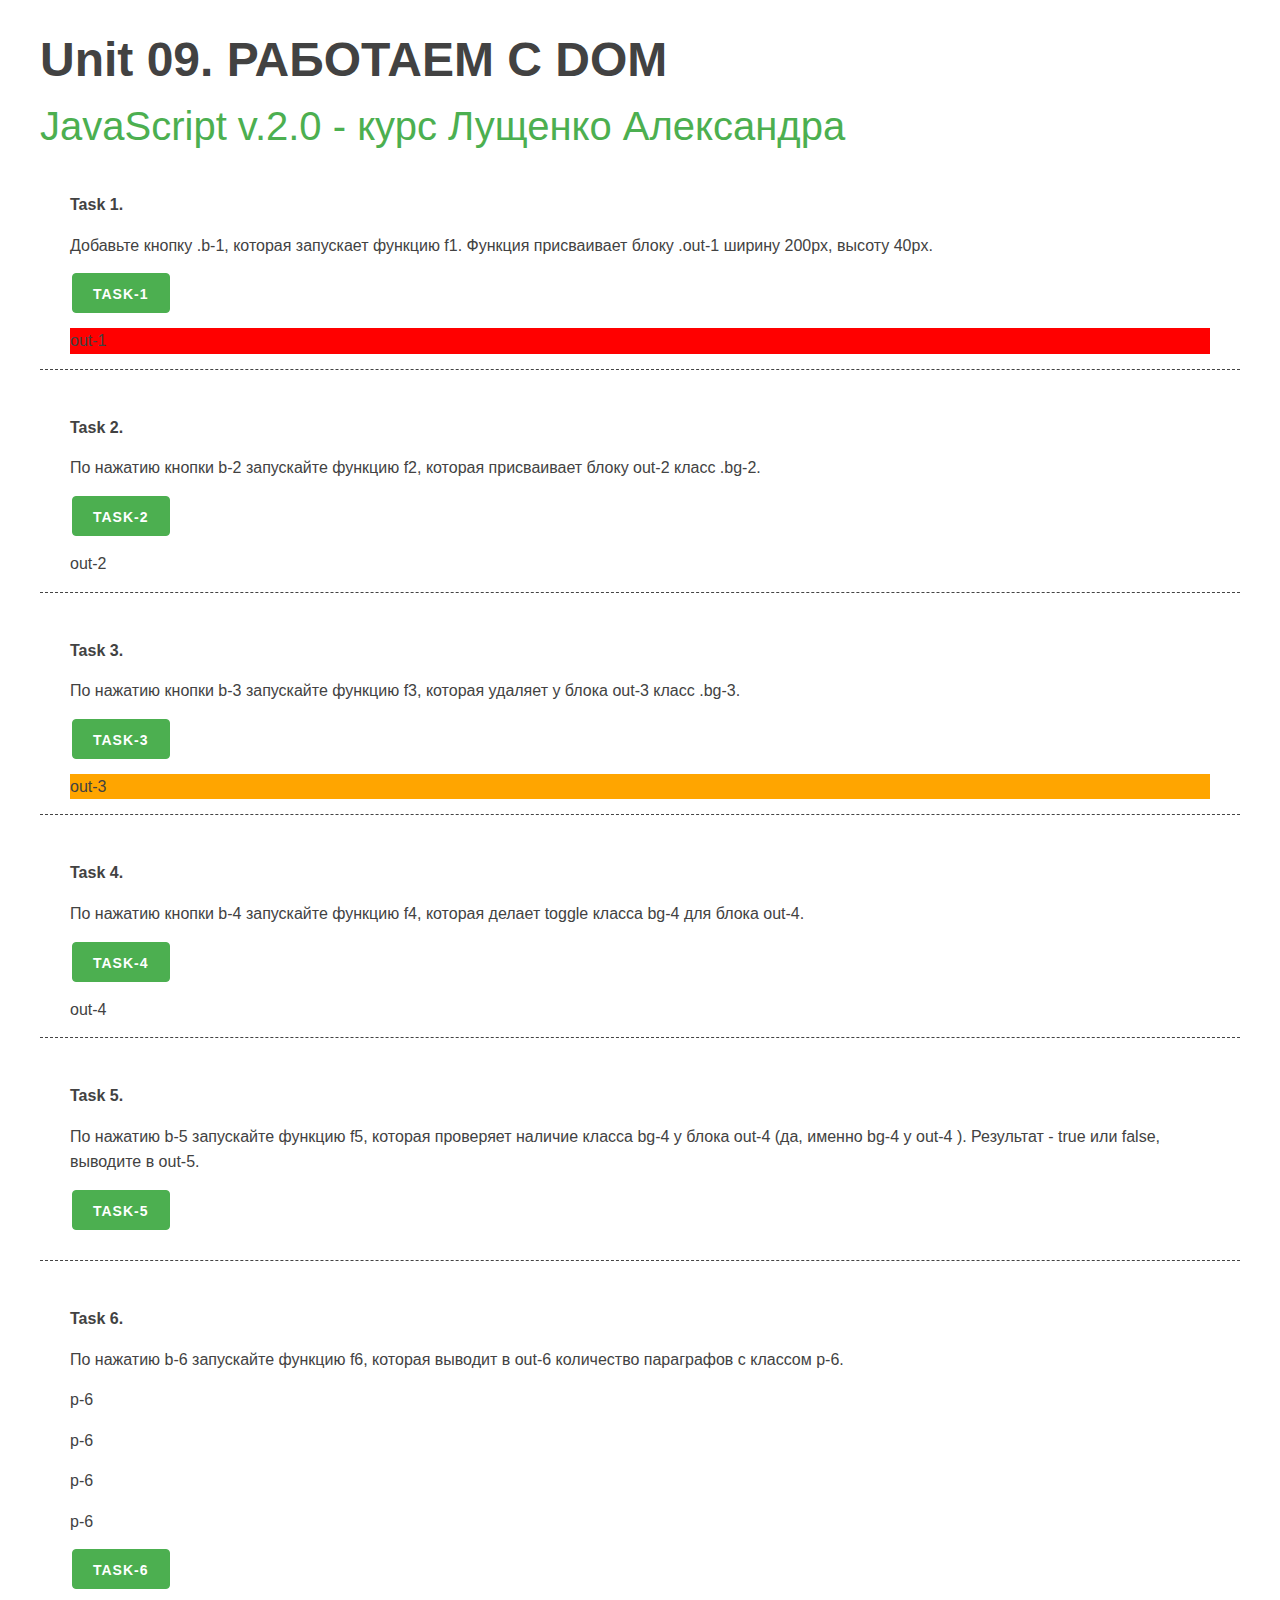
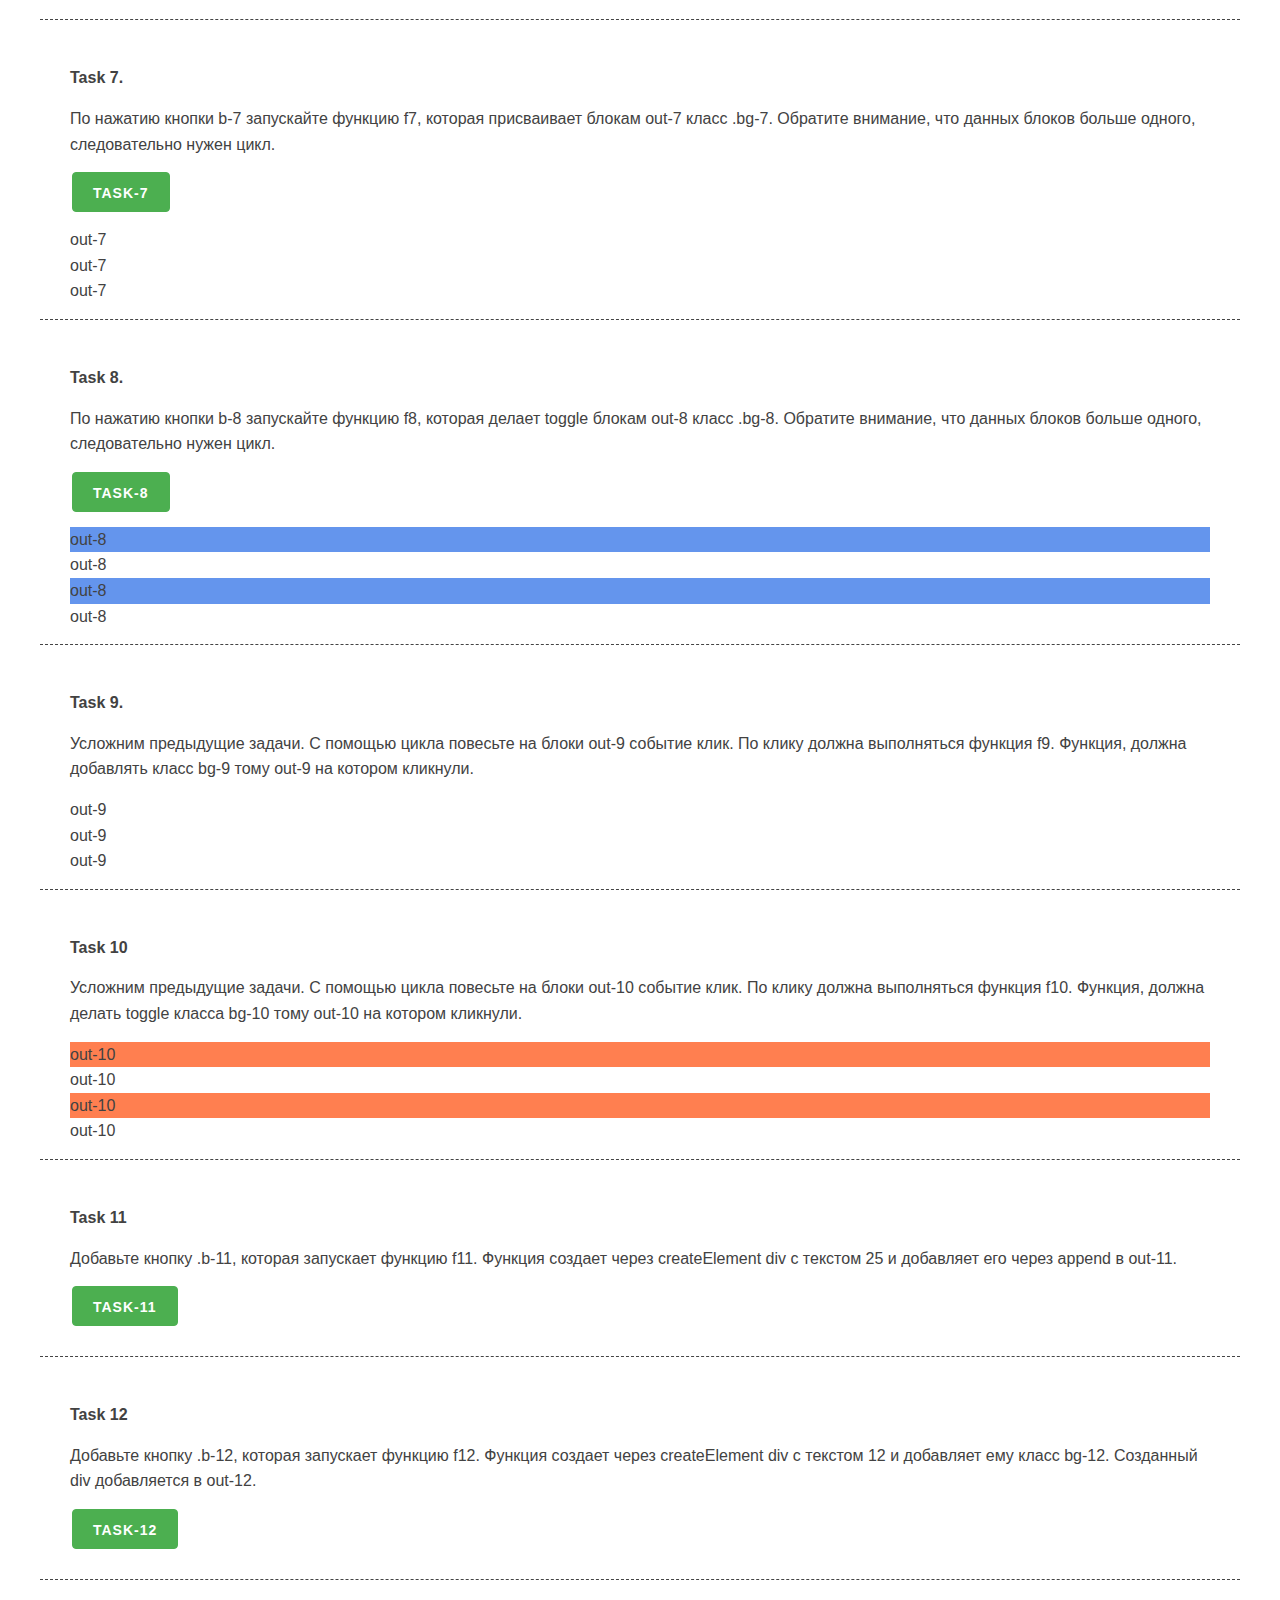
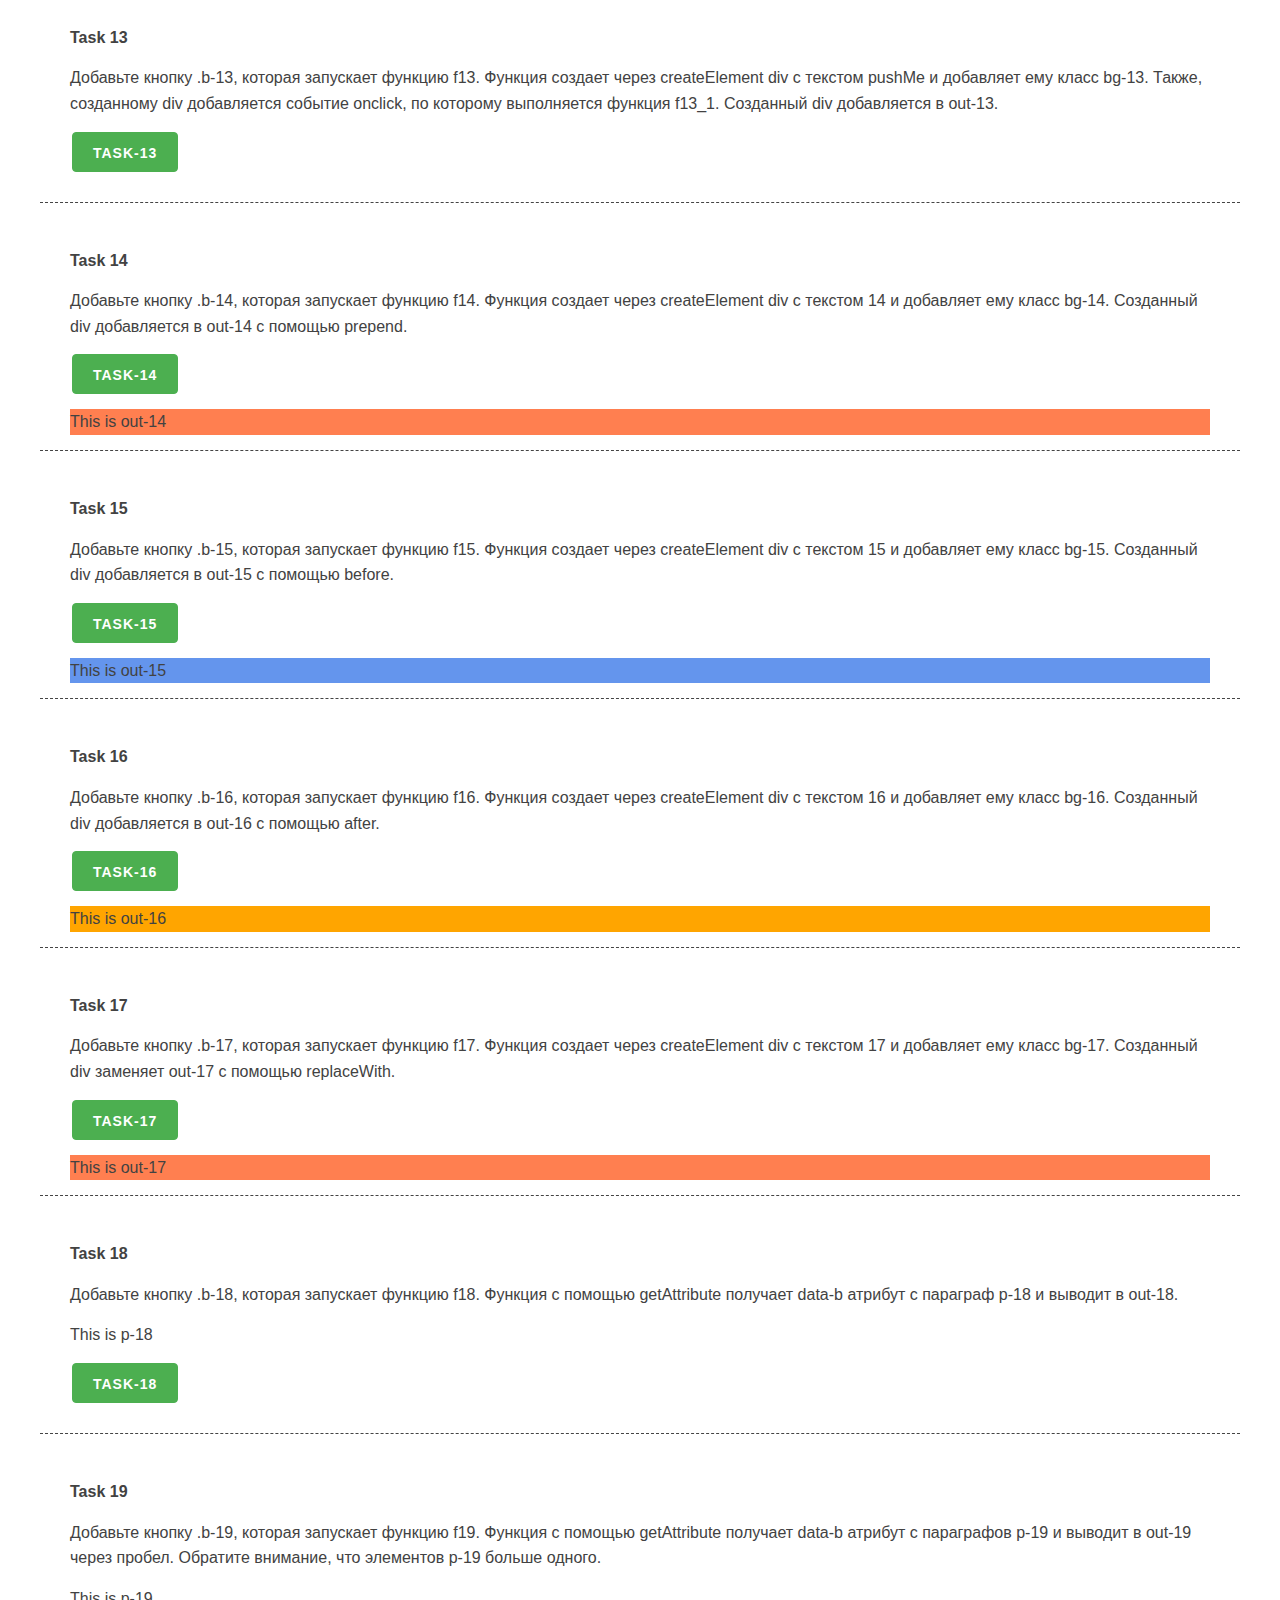
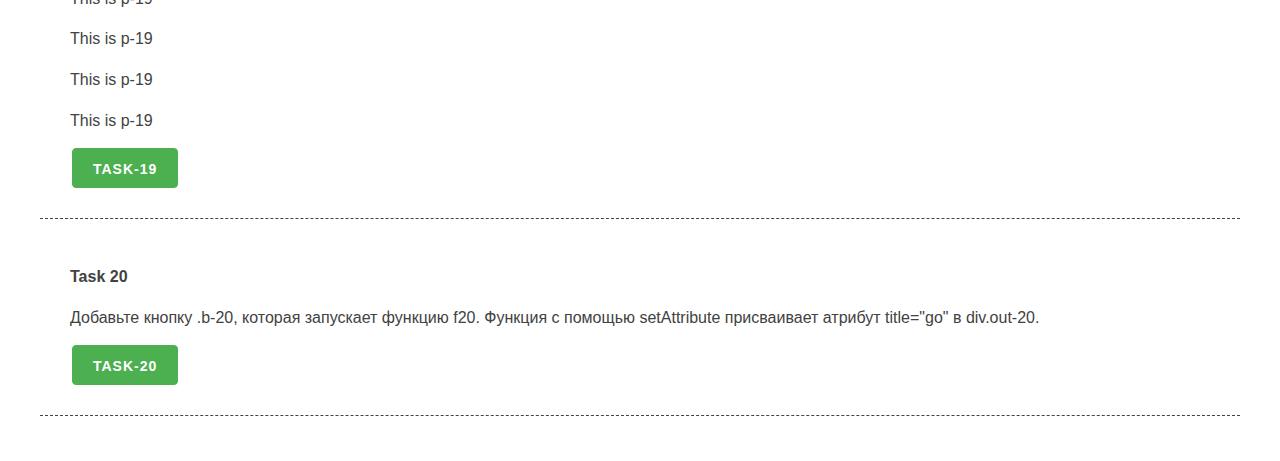
<file: unit_09/unit_09.html>
<!DOCTYPE html>
<html lang="en">

<head>
    <meta charset="UTF-8">
    <meta name="viewport" content="width=device-width, initial-scale=1.0">
    <meta http-equiv="X-UA-Compatible" content="ie=edge">
    <link rel="stylesheet" href="css/mustard-ui.min.css">
    <link rel="stylesheet" href="css/style.css">
    <title>Unit 09</title>
</head>

<body>
    <div class="container">
        <h1>Unit 09. РАБОТАЕМ С DOM</h1>
        <h2><a href="https://itgid.info/course/javascript-2" target="_blank">JavaScript v.2.0 - курс Лущенко
                Александра</a></h2>

        <section>
            <p><b>Task 1.</b></p>
            <p>Добавьте кнопку .b-1, которая запускает функцию f1. Функция присваивает блоку .out-1 ширину 200px, высоту
                40px.</p>

            <button class="button-primary b-1">Task-1</button>
            <div class="out-1 bg-red">out-1</div>
        </section>

        <section>
            <p><b>Task 2.</b></p>
            <p>По нажатию кнопки b-2 запускайте функцию f2, которая присваивает блоку out-2 класс .bg-2.</p>
            <button class="button-primary b-2">Task-2</button>
            <div class="out-2">out-2</div>
        </section>

        <section>
            <p><b>Task 3.</b></p>
            <p>По нажатию кнопки b-3 запускайте функцию f3, которая удаляет у блока out-3 класс .bg-3.</p>
            <button class="button-primary b-3">Task-3</button>
            <div class="out-3 bg-3">out-3</div>
        </section>

        <section>
            <p><b>Task 4.</b></p>
            <p>По нажатию кнопки b-4 запускайте функцию f4, которая делает toggle класса bg-4 для блока out-4.</p>
            <button class="button-primary b-4">Task-4</button>
            <div class="out-4">out-4</div>
        </section>

        <section>
            <p><b>Task 5.</b></p>
            <p>По нажатию b-5 запускайте функцию f5, которая проверяет наличие класса bg-4 у блока out-4 (да, именно
                bg-4 у out-4 ). Результат - true или false, выводите в out-5.</p>
            <button class="button-primary b-5">Task-5</button>
            <div class="out-5"></div>
        </section>

        <section>
            <p><b>Task 6.</b></p>
            <p>По нажатию b-6 запускайте функцию f6, которая выводит в out-6 количество параграфов с классом p-6.</p>
            <p class="p-6">p-6</p>
            <p class="p-6">p-6</p>
            <p class="p-6">p-6</p>
            <p class="p-6">p-6</p>
            <button class="button-primary b-6">Task-6</button>
            <div class="out-6"></div>
        </section>

        <section>
            <p><b>Task 7.</b></p>
            <p>По нажатию кнопки b-7 запускайте функцию f7, которая присваивает блокам out-7 класс .bg-7. Обратите
                внимание, что данных блоков больше одного, следовательно нужен цикл.</p>

            <button class="button-primary b-7">Task-7</button>
            <div class="out-7">out-7</div>
            <div class="out-7">out-7</div>
            <div class="out-7">out-7</div>
        </section>


        <section>
            <p><b>Task 8.</b></p>
            <p>По нажатию кнопки b-8 запускайте функцию f8, которая делает toggle блокам out-8 класс .bg-8. Обратите
                внимание, что данных блоков больше одного, следовательно нужен цикл.</p>


            <button class="button-primary b-8">Task-8</button>
            <div class="out-8 bg-8">out-8</div>
            <div class="out-8">out-8</div>
            <div class="out-8 bg-8">out-8</div>
            <div class="out-8">out-8</div>
        </section>

        <section>
            <p><b>Task 9.</b></p>
            <p>Усложним предыдущие задачи. С помощью цикла повесьте на блоки out-9 событие клик. По клику должна
                выполняться функция f9. Функция, должна добавлять класс bg-9 тому out-9 на котором кликнули.</p>
            <div class="out-9">out-9</div>
            <div class="out-9">out-9</div>
            <div class="out-9">out-9</div>

        </section>

        <section>
            <p><b>Task 10</b></p>
            <p>Усложним предыдущие задачи. С помощью цикла повесьте на блоки out-10 событие клик. По клику должна
                выполняться функция f10. Функция, должна делать toggle класса bg-10 тому out-10 на котором кликнули.</p>
            <div class="out-10 bg-10">out-10</div>
            <div class="out-10">out-10</div>
            <div class="out-10 bg-10">out-10</div>
            <div class="out-10">out-10</div>
        </section>

        <section>
            <p><b>Task 11</b></p>
            <p>Добавьте кнопку .b-11, которая запускает функцию f11. Функция создает через createElement div c текстом
                25 и добавляет его через append в out-11.</p>

            <button class="button-primary b-11">Task-11</button>
            <div class="out-11"></div>
        </section>

        <section>
            <p><b>Task 12</b></p>
            <p>Добавьте кнопку .b-12, которая запускает функцию f12. Функция создает через createElement div c текстом
                12 и добавляет ему класс bg-12. Созданный div добавляется в out-12.</p>

            <button class="button-primary b-12">Task-12</button>
            <div class="out-12"></div>
        </section>

        <section>
            <p><b>Task 13</b></p>
            <p>Добавьте кнопку .b-13, которая запускает функцию f13. Функция создает через createElement div c текстом
                pushMe и добавляет ему класс bg-13. Также, созданному div добавляется событие onclick, по которому
                выполняется функция f13_1. Созданный div добавляется в out-13.
            </p>

            <button class="button-primary b-13">Task-13</button>
            <div class="out-13"></div>
            <div class="out-13-1"></div>

        </section>

        <section>
            <p><b>Task 14</b></p>
            <p>Добавьте кнопку .b-14, которая запускает функцию f14. Функция создает через createElement div c текстом
                14 и добавляет ему класс bg-14. Созданный div добавляется в out-14 с помощью prepend.
            </p>

            <button class="button-primary b-14">Task-14</button>
            <div class="out-14 bg-13">
                This is out-14
            </div>
        </section>

        <section>
            <p><b>Task 15</b></p>
            <p>Добавьте кнопку .b-15, которая запускает функцию f15. Функция создает через createElement div c текстом
                15 и добавляет ему класс bg-15. Созданный div добавляется в out-15 с помощью before.
            </p>

            <button class="button-primary b-15">Task-15</button>
            <div class="out-15 bg-9">
                This is out-15
            </div>
        </section>

        <section>
            <p><b>Task 16</b></p>
            <p>Добавьте кнопку .b-16, которая запускает функцию f16. Функция создает через createElement div c текстом
                16 и добавляет ему класс bg-16. Созданный div добавляется в out-16 с помощью after.
            </p>

            <button class="button-primary b-16">Task-16</button>
            <div class="out-16 bg-4">
                This is out-16
            </div>
        </section>


        <section>
            <p><b>Task 17</b></p>
            <p>Добавьте кнопку .b-17, которая запускает функцию f17. Функция создает через createElement div c текстом
                17 и добавляет ему класс bg-17. Созданный div заменяет out-17 с помощью replaceWith.
            </p>

            <button class="button-primary b-17">Task-17</button>
            <div class="out-17 bg-13">
                This is out-17
            </div>
        </section>

        <section>
            <p><b>Task 18</b></p>
            <p>Добавьте кнопку .b-18, которая запускает функцию f18. Функция с помощью getAttribute получает data-b
                атрибут с параграф p-18 и выводит в out-18.</p>
            <p class="p-18" data-b="hello">This is p-18</p>
            <button class="button-primary b-18">Task-18</button>
            <div class="out-18"></div>
        </section>

        <section>
            <p><b>Task 19</b></p>
            <p>Добавьте кнопку .b-19, которая запускает функцию f19. Функция с помощью getAttribute получает data-b
                атрибут с параграфов p-19 и выводит в out-19 через пробел. Обратите внимание, что элементов p-19 больше
                одного.</p>

            <p class="p-19" data-b="3">This is p-19</p>
            <p class="p-19" data-b="14">This is p-19</p>
            <p class="p-19" data-b="15">This is p-19</p>
            <p class="p-19" data-b="92">This is p-19</p>

            <button class="button-primary b-19">Task-19</button>
            <div class="out-19"></div>
        </section>

        <section>
            <p><b>Task 20</b></p>
            <p>Добавьте кнопку .b-20, которая запускает функцию f20. Функция с помощью setAttribute присваивает атрибут
                title="go" в div.out-20.</p>
            <button class="button-primary b-20">Task-20</button>
            <div class="out-20"></div>
        </section>

    </div>

    <script src="unit_09.js"></script>
</body>

</html>
</file>
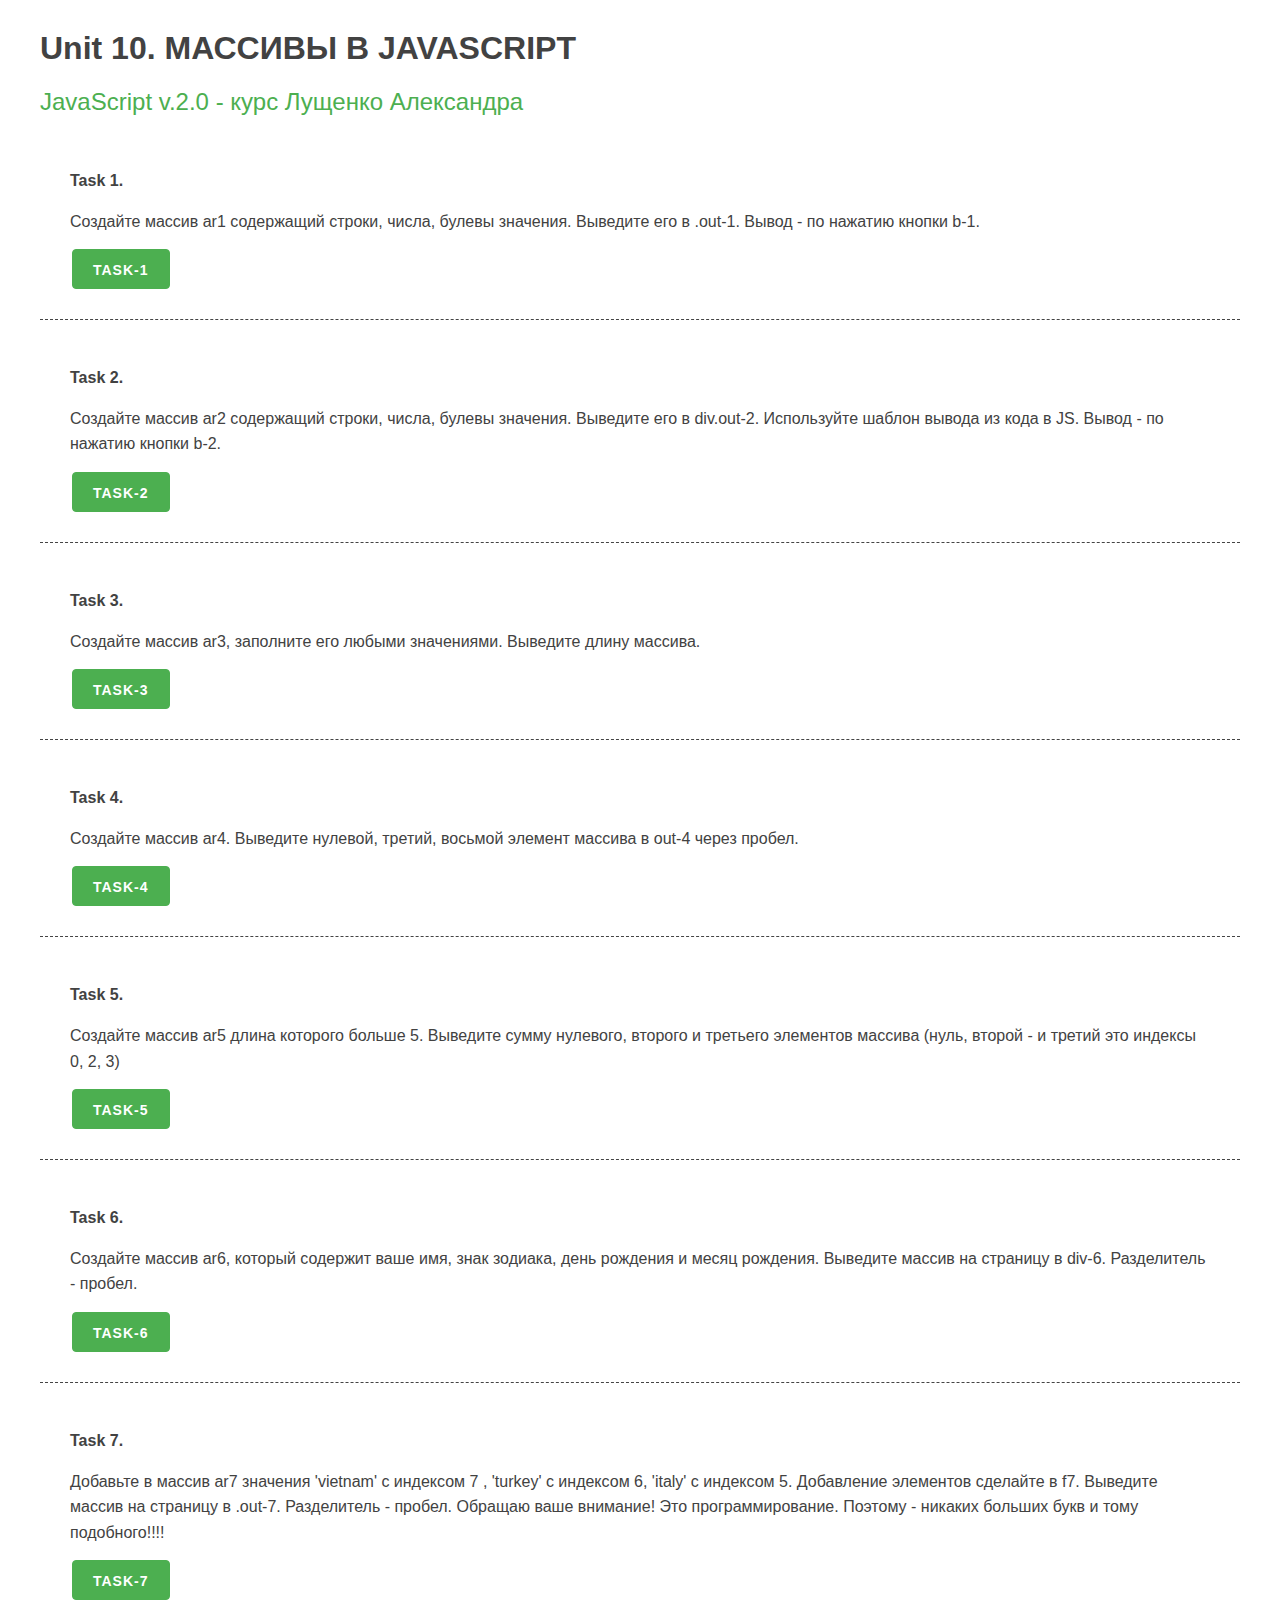
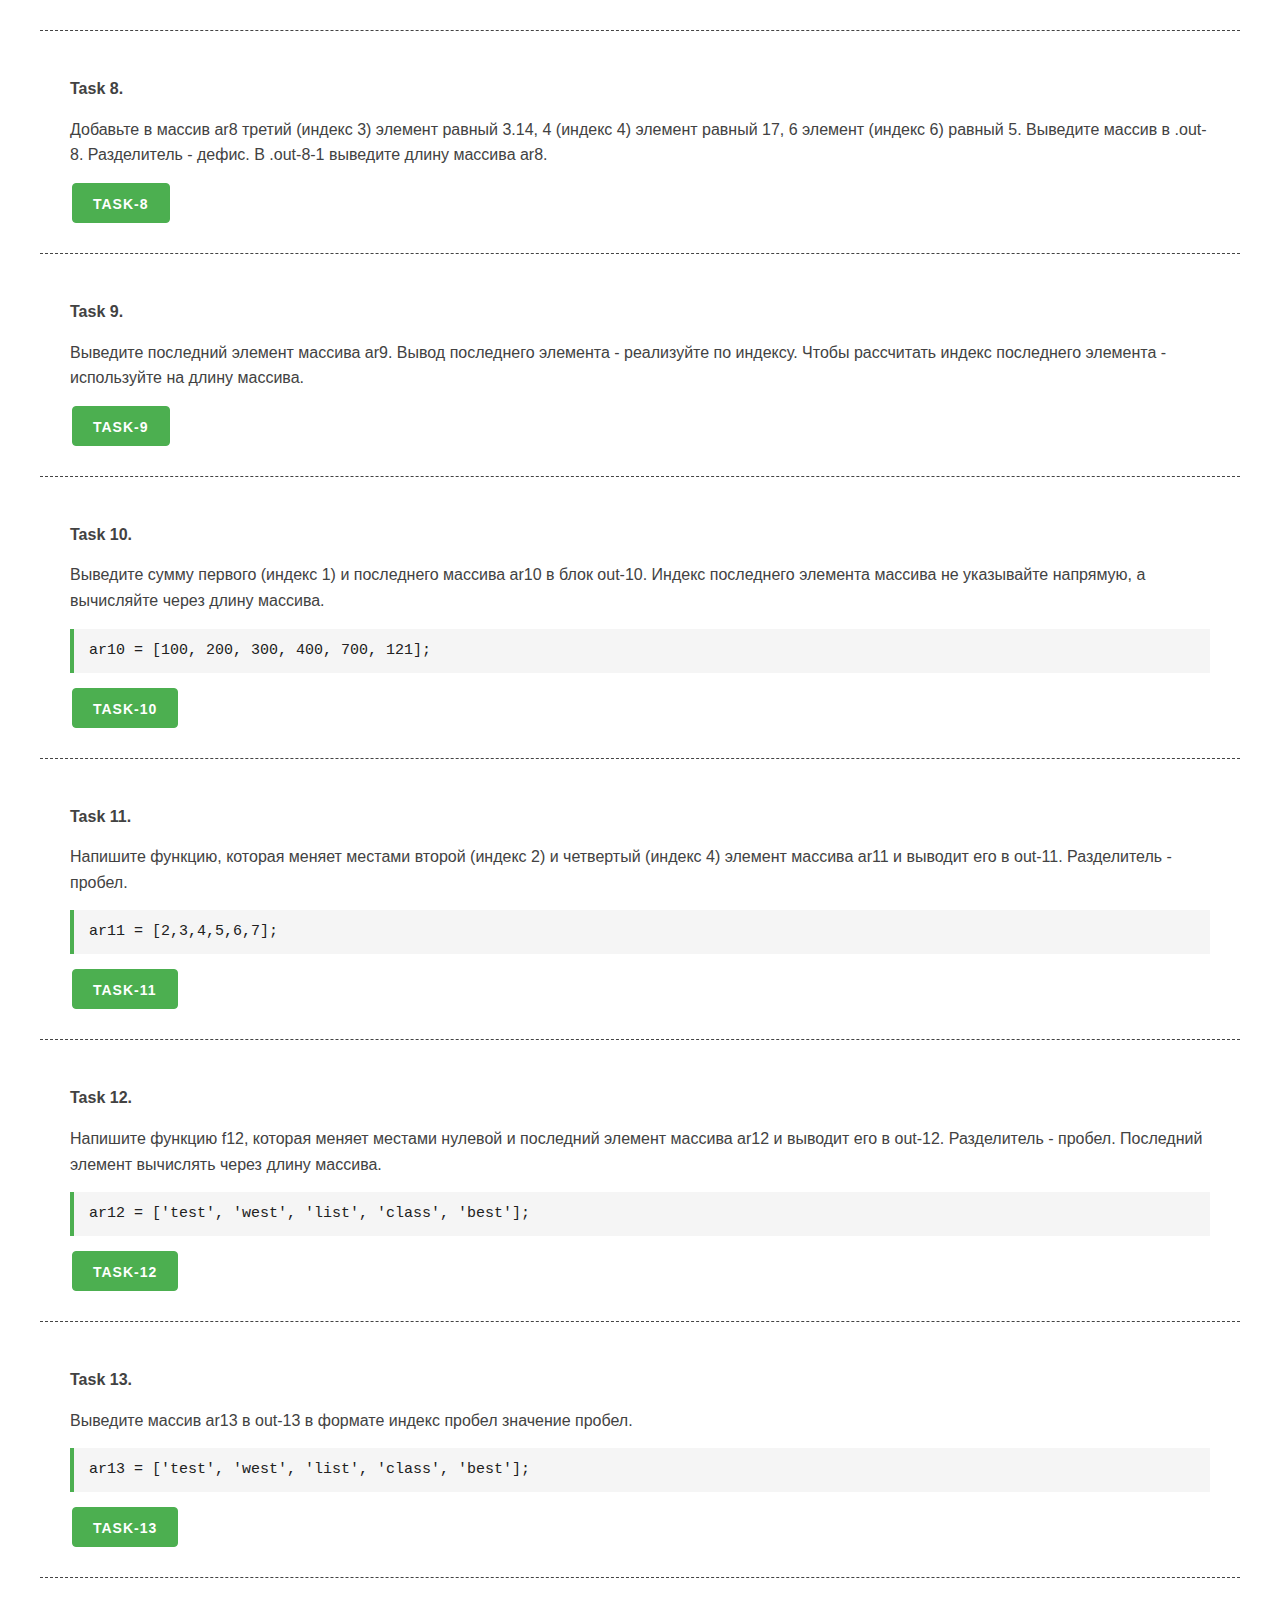
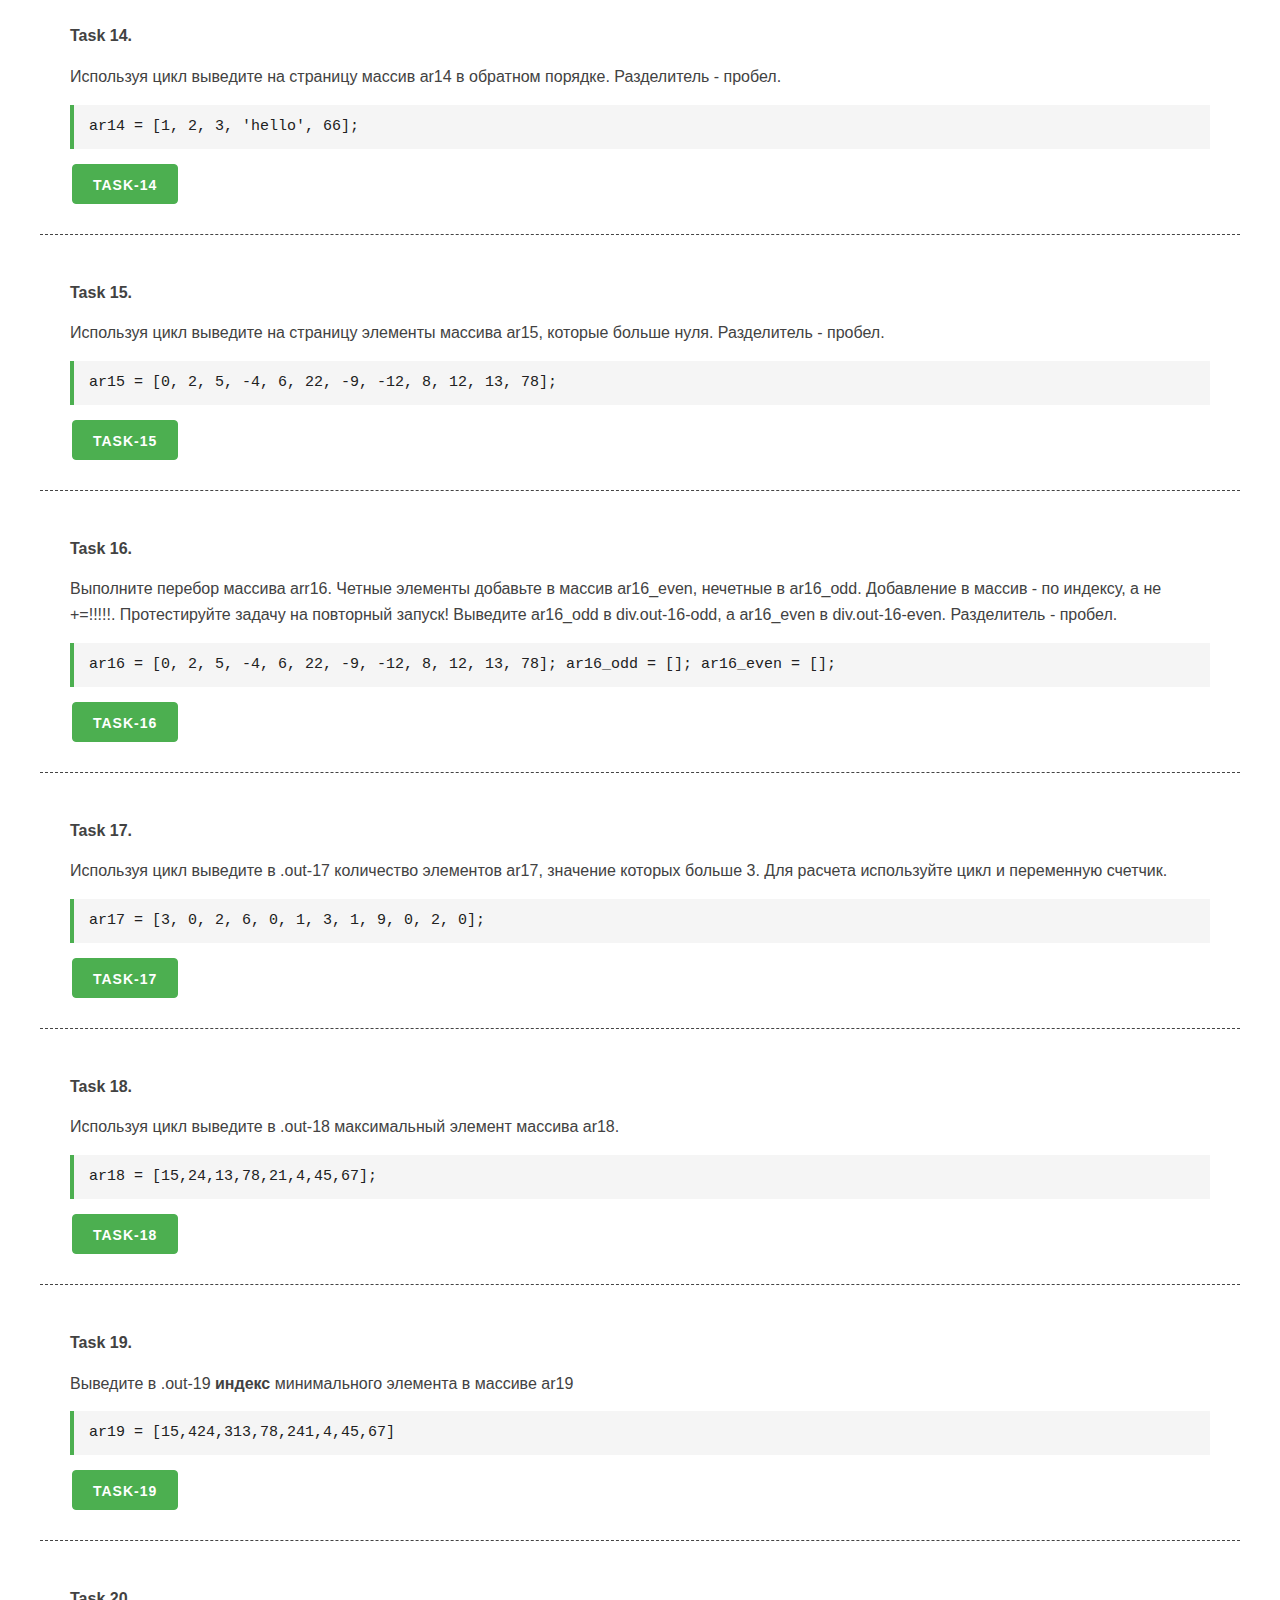
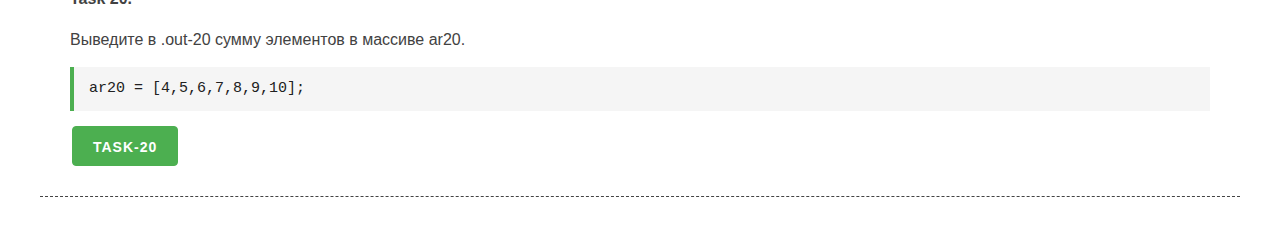
<file: unit_10/unit_10.html>
<!DOCTYPE html>
<html lang="en">

<head>
    <meta charset="UTF-8">
    <meta name="viewport" content="width=device-width, initial-scale=1.0">
    <meta http-equiv="X-UA-Compatible" content="ie=edge">
    <link rel="stylesheet" href="css/mustard-ui.min.css">
    <link rel="stylesheet" href="css/style.css">
    <title>Unit 10</title>
</head>

<body>
    <div class="container">
        <h1>Unit 10. МАССИВЫ В JAVASCRIPT</h1>
        <h2><a href="https://itgid.info/course/javascript-2" target="_blank">JavaScript v.2.0 - курс Лущенко
                Александра</a></h2>

        <section>
            <p><b>Task 1.</b></p>
            <p>Создайте массив ar1 содержащий строки, числа, булевы значения. Выведите его в .out-1. Вывод - по нажатию
                кнопки b-1.</p>
            <button class="button-primary b-1">Task-1</button>
            <div class="out-1"></div>
        </section>

        <section>
            <p><b>Task 2.</b></p>
            <p>Создайте массив ar2 содержащий строки, числа, булевы значения. Выведите его в div.out-2. Используйте
                шаблон вывода из кода в JS. Вывод - по нажатию кнопки b-2.</p>
            <button class="button-primary b-2">Task-2</button>
            <div class="out-2"></div>
        </section>

        <section>
            <p><b>Task 3.</b></p>
            <p>Создайте массив ar3, заполните его любыми значениями. Выведите длину массива.</p>
            <button class="button-primary b-3">Task-3</button>
            <div class="out-3"></div>
        </section>

        <section>
            <p><b>Task 4.</b></p>
            <p>Создайте массив ar4. Выведите нулевой, третий, восьмой элемент массива в out-4 через пробел.</p>
            <button class="button-primary b-4">Task-4</button>
            <div class="out-4"></div>
        </section>

        <section>
            <p><b>Task 5.</b></p>
            <p>Создайте массив ar5 длина которого больше 5. Выведите сумму нулевого, второго и третьего элементов
                массива (нуль, второй - и третий это индексы 0, 2, 3)</p>
            <button class="button-primary b-5">Task-5</button>
            <div class="out-5"></div>
        </section>

        <section>
            <p><b>Task 6.</b></p>
            <p>Создайте массив ar6, который содержит ваше имя, знак зодиака, день рождения и месяц рождения. Выведите
                массив на страницу в div-6. Разделитель - пробел.</p>
            <button class="button-primary b-6">Task-6</button>
            <div class="out-6"></div>
        </section>

        <section>
            <p><b>Task 7.</b></p>
            <p>Добавьте в массив ar7 значения 'vietnam' с индексом 7 , 'turkey' с индексом 6, 'italy' с индексом 5.
                Добавление элементов сделайте в f7. Выведите массив на страницу в .out-7. Разделитель - пробел. Обращаю
                ваше внимание! Это программирование. Поэтому - никаких больших букв и тому подобного!!!!</p>
            <button class="button-primary b-7">Task-7</button>
            <div class="out-7"></div>
        </section>

        <section>
            <p><b>Task 8.</b></p>
            <p>Добавьте в массив ar8 третий (индекс 3) элемент равный 3.14, 4 (индекс 4) элемент равный 17, 6 элемент
                (индекс 6) равный 5. Выведите массив в .out-8. Разделитель - дефис. В .out-8-1 выведите длину массива
                ar8.</p>
            <button class="button-primary b-8">Task-8</button>
            <div class="out-8"></div>
            <div class="out-8-1"></div>
        </section>

        <section>
            <p><b>Task 9.</b></p>
            <p>Выведите последний элемент массива ar9. Вывод последнего элемента - реализуйте по индексу. Чтобы
                рассчитать индекс последнего элемента - используйте на длину массива. </p>
            <button class="button-primary b-9">Task-9</button>
            <div class="out-9"></div>
        </section>

        <section>
            <p><b>Task 10.</b></p>
            <p> Выведите сумму первого (индекс 1) и последнего массива ar10 в блок out-10. Индекс последнего элемента
                массива не указывайте напрямую, а вычисляйте через длину массива.</p>
            <pre>ar10 = [100, 200, 300, 400, 700, 121];</pre>
            <button class="button-primary b-10">Task-10</button>
            <div class="out-10"></div>
        </section>

        <section>
            <p><b>Task 11.</b></p>
            <p>Напишите функцию, которая меняет местами второй (индекс 2) и четвертый (индекс 4) элемент массива ar11 и
                выводит его в out-11. Разделитель - пробел.</p>
            <pre>ar11 = [2,3,4,5,6,7];</pre>
            <button class="button-primary b-11">Task-11</button>
            <div class="out-11"></div>
        </section>

        <section>
            <p><b>Task 12.</b></p>
            <p>Напишите функцию f12, которая меняет местами нулевой и последний элемент массива ar12 и выводит его в
                out-12. Разделитель - пробел. Последний элемент вычислять через длину массива.</p>
            <pre>ar12 = ['test', 'west', 'list', 'class', 'best'];</pre>
            <button class="button-primary b-12">Task-12</button>
            <div class="out-12"></div>
        </section>

        <section>
            <p><b>Task 13.</b></p>
            <p>Выведите массив ar13 в out-13 в формате индекс пробел значение пробел.</p>
            <pre>ar13 = ['test', 'west', 'list', 'class', 'best'];</pre>
            <button class="button-primary b-13">Task-13</button>
            <div class="out-13"></div>
        </section>

        <section>
            <p><b>Task 14.</b></p>
            <p>Используя цикл выведите на страницу массив ar14 в обратном порядке. Разделитель - пробел.</p>
            <pre>ar14 = [1, 2, 3, 'hello', 66];</pre>
            <button class="button-primary b-14">Task-14</button>
            <div class="out-14"></div>
        </section>

        <section>
            <p><b>Task 15.</b></p>
            <p>Используя цикл выведите на страницу элементы массива ar15, которые больше нуля. Разделитель - пробел.</p>
            <pre>ar15 = [0, 2, 5, -4, 6, 22, -9, -12, 8, 12, 13, 78];</pre>
            <button class="button-primary b-15">Task-15</button>
            <div class="out-15"></div>
        </section>

        <section>
            <p><b>Task 16.</b></p>
            <p>Выполните перебор массива arr16. Четные элементы добавьте в массив ar16_even, нечетные в ar16_odd.
                Добавление в массив - по индексу, а не +=!!!!!. Протестируйте задачу на повторный запуск! Выведите
                ar16_odd в div.out-16-odd, а ar16_even в div.out-16-even. Разделитель - пробел.</p>
            <pre>
ar16 = [0, 2, 5, -4, 6, 22, -9, -12, 8, 12, 13, 78];
ar16_odd = [];
ar16_even = [];
        </pre>
            <button class="button-primary b-16">Task-16</button>
            <div class="out-16-even"></div>
            <div class="out-16-odd"></div>
        </section>

        <section>
            <p><b>Task 17.</b></p>
            <p>Используя цикл выведите в .out-17 количество элементов ar17, значение которых больше 3. Для расчета
                используйте цикл и переменную счетчик.</p>
            <pre>ar17 =  [3, 0, 2, 6, 0, 1, 3, 1, 9, 0, 2, 0];</pre>
            <button class="button-primary b-17">Task-17</button>
            <div class="out-17"></div>
        </section>

        <section>
            <p><b>Task 18.</b></p>
            <p>Используя цикл выведите в .out-18 максимальный элемент массива ar18.</p>
            <pre>ar18 =  [15,24,13,78,21,4,45,67];</pre>
            <button class="button-primary b-18">Task-18</button>
            <div class="out-18"></div>
        </section>

        <section>
            <p><b>Task 19.</b></p>
            <p>Выведите в .out-19 <b>индекс</b> минимального элемента в массиве ar19</p>
            <pre>ar19 =  [15,424,313,78,241,4,45,67]</pre>
            <button class="button-primary b-19">Task-19</button>
            <div class="out-19"></div>
        </section>

        <section>
            <p><b>Task 20.</b></p>
            <p>Выведите в .out-20 сумму элементов в массиве ar20.</p>
            <pre> ar20 =  [4,5,6,7,8,9,10];</pre>
            <button class="button-primary b-20">Task-20</button>
            <div class="out-20"></div>
        </section>



    </div>

    <script src="unit_10.js"></script>
</body>

</html>
</file>
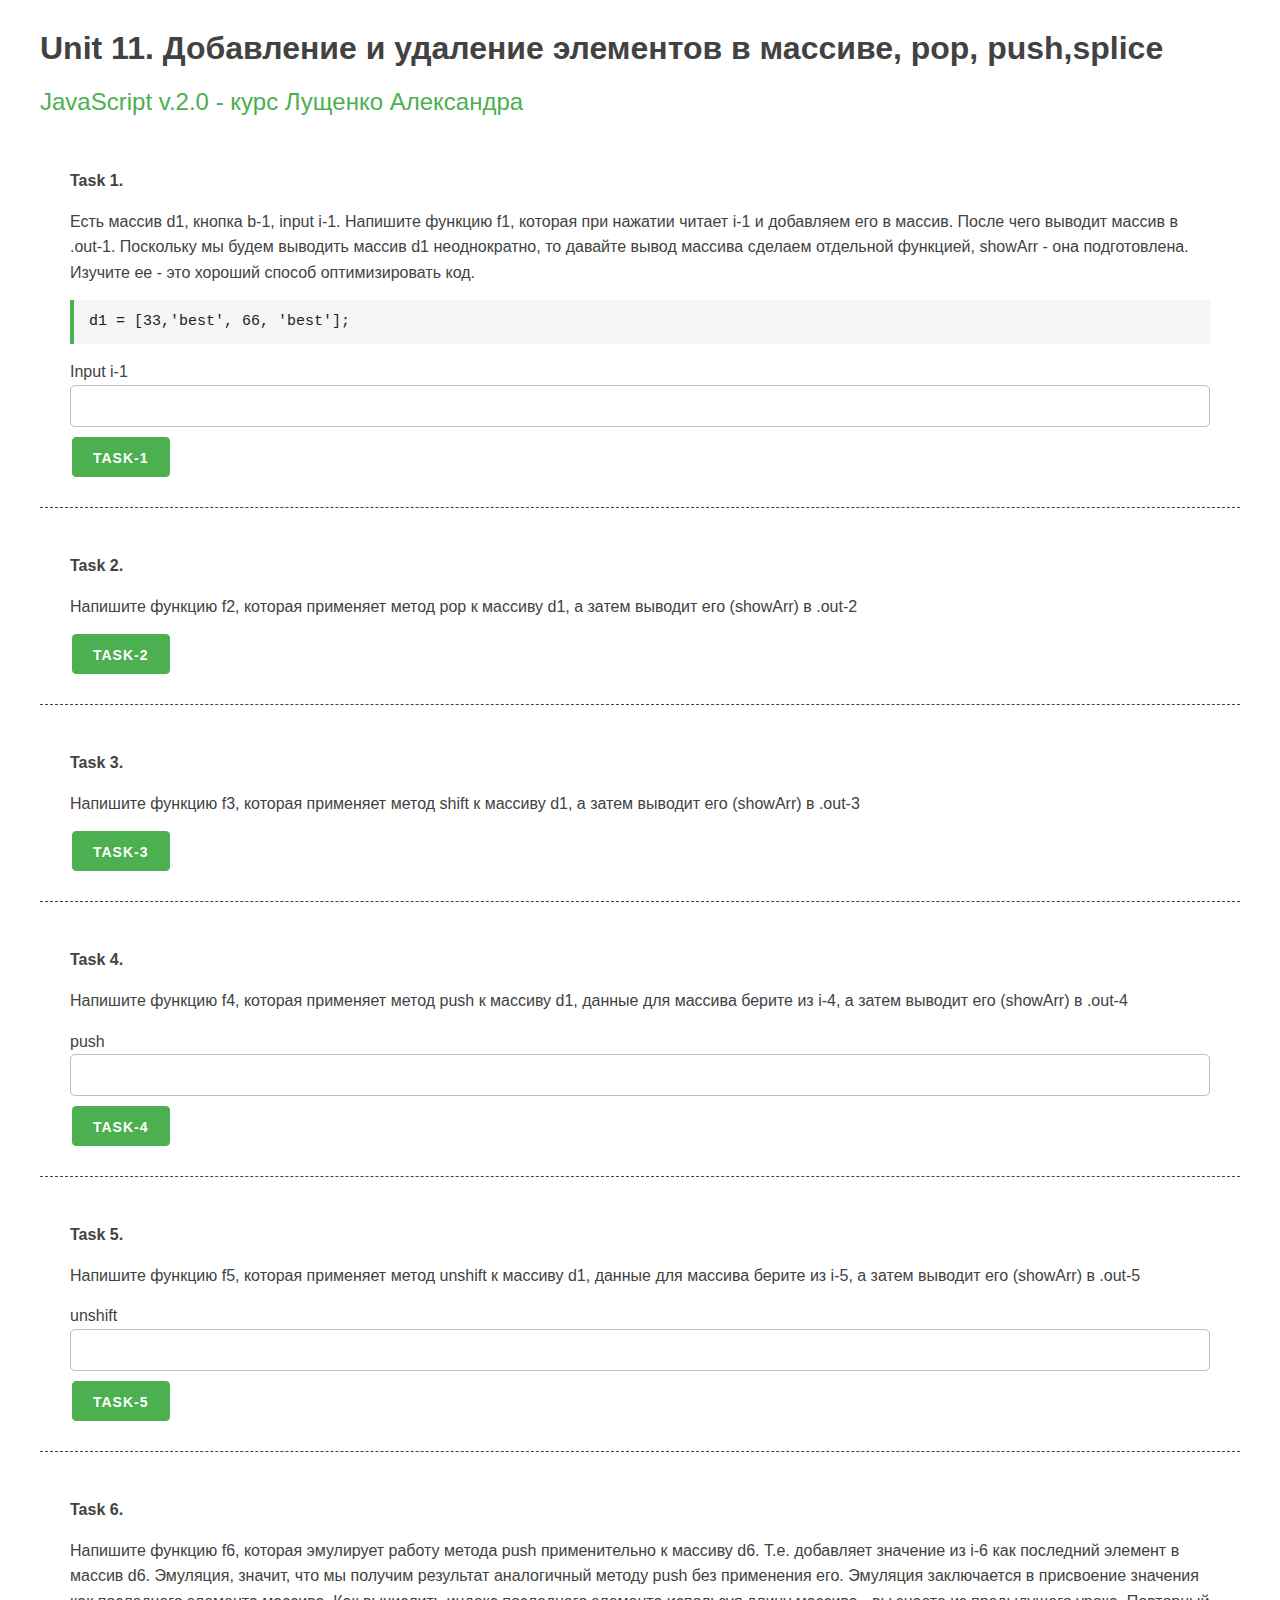
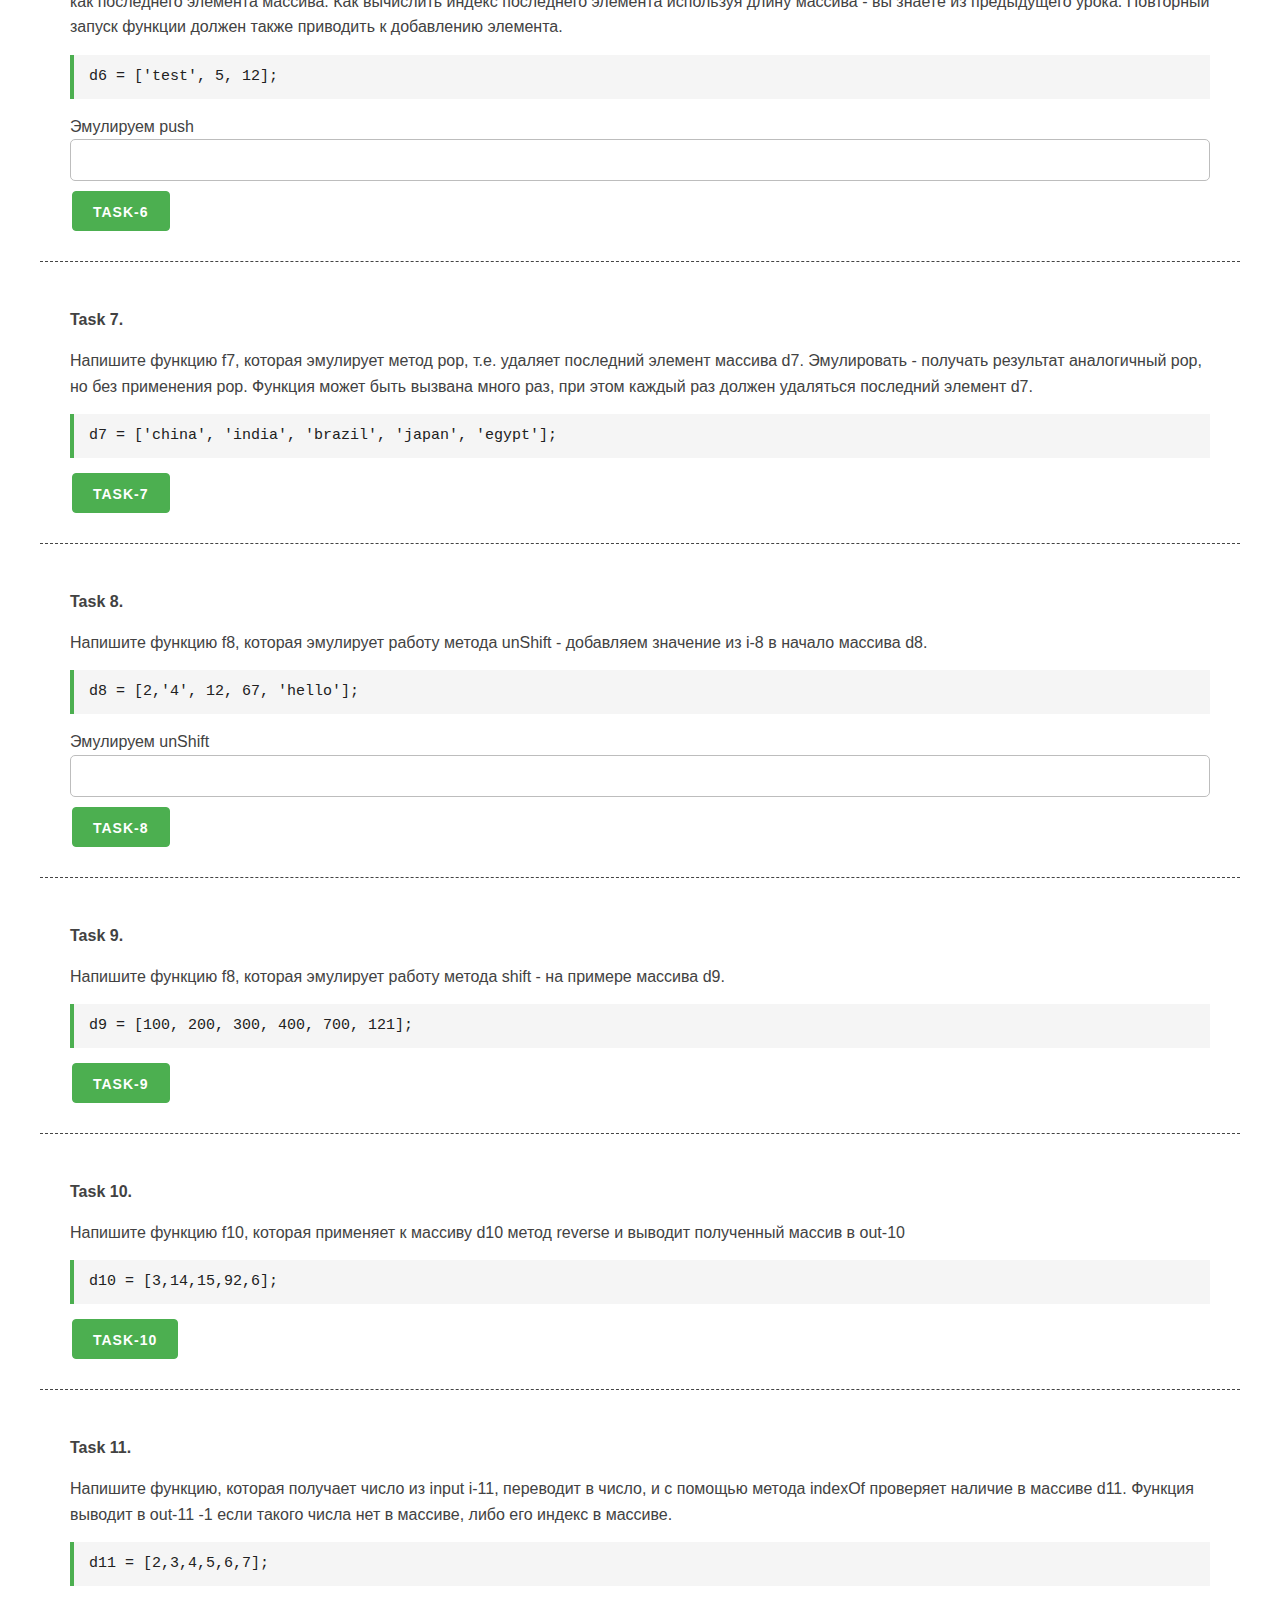
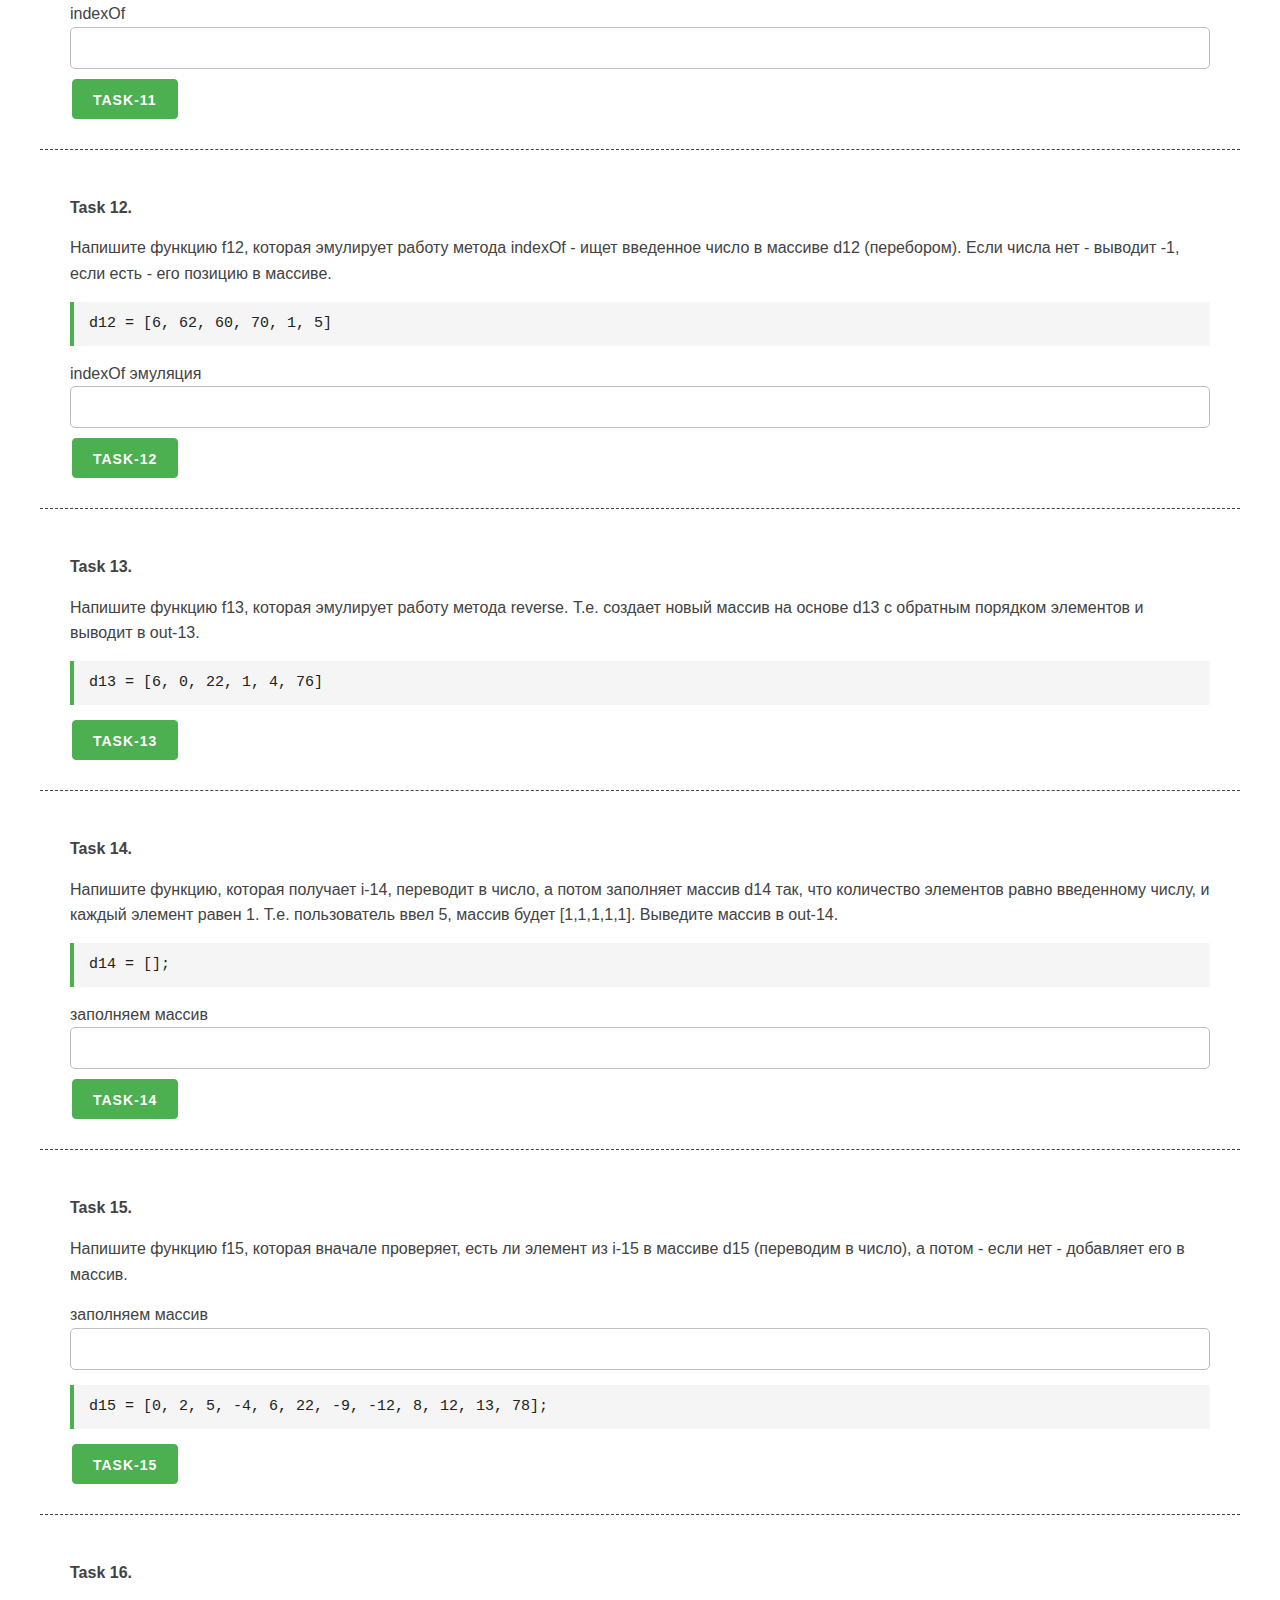
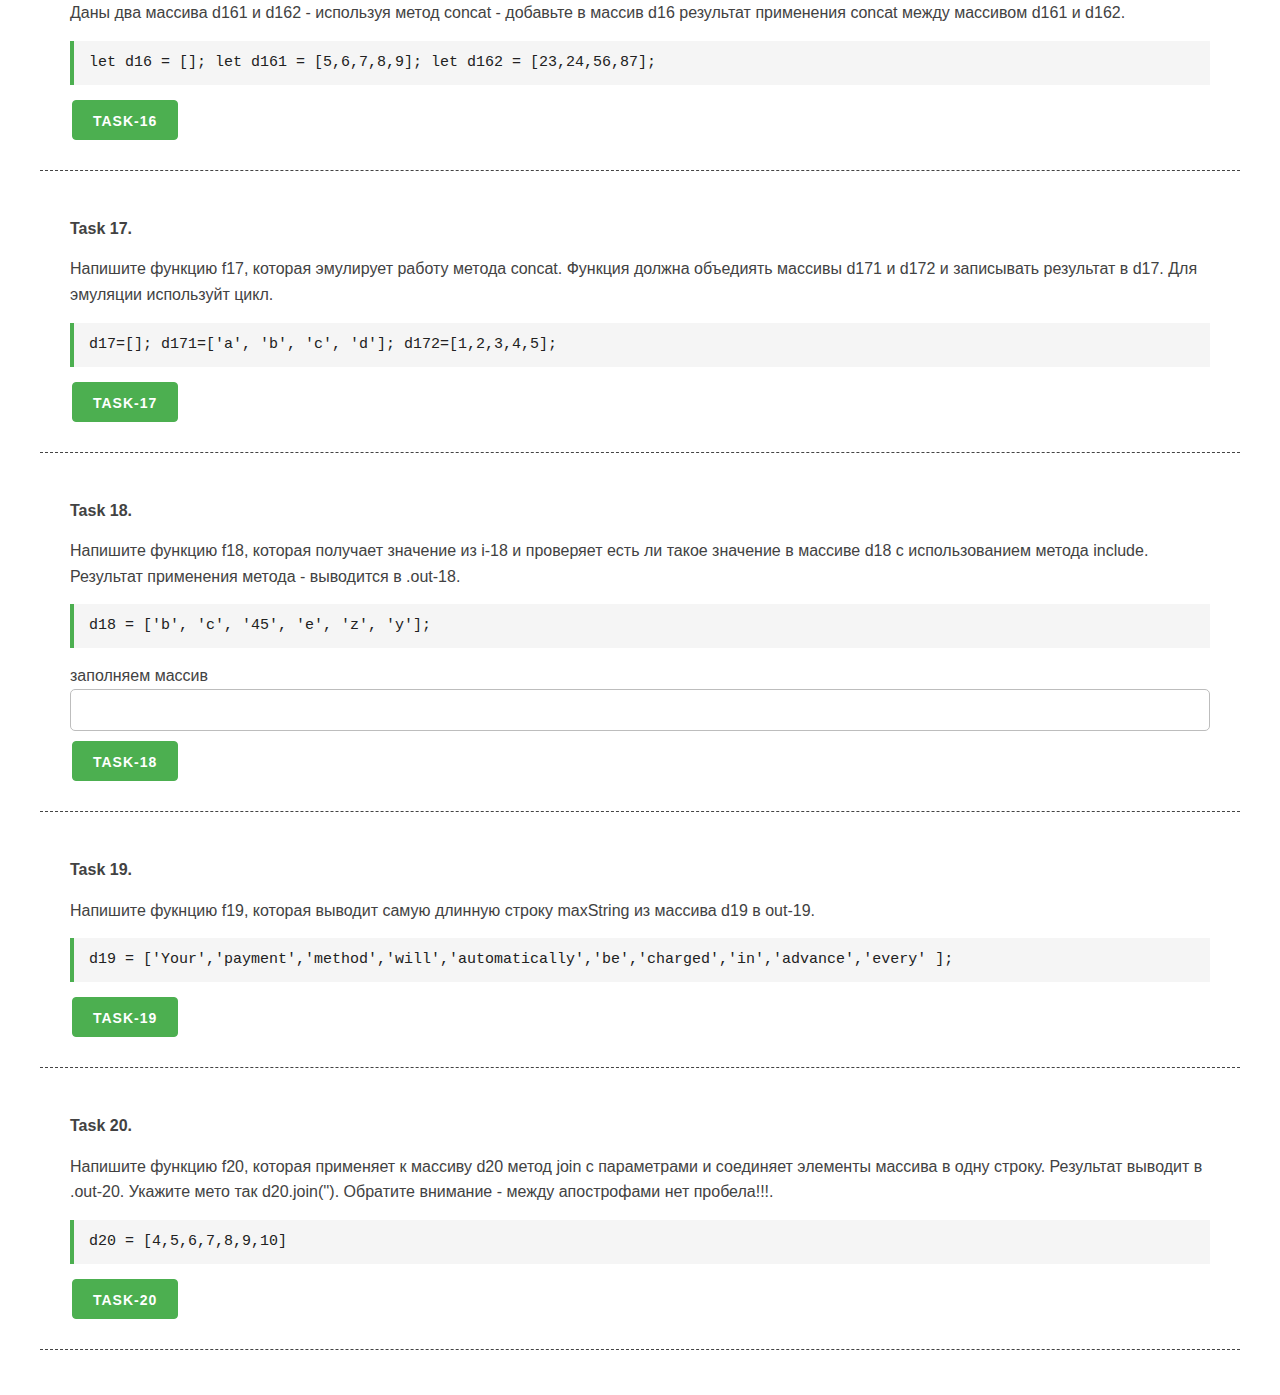
<file: unit_11/unit_11.html>
<!DOCTYPE html>
<html lang="en">

<head>
    <meta charset="UTF-8">
    <meta name="viewport" content="width=device-width, initial-scale=1.0">
    <meta http-equiv="X-UA-Compatible" content="ie=edge">
    <link rel="stylesheet" href="css/mustard-ui.min.css">
    <link rel="stylesheet" href="css/style.css">
    <title>Unit 11</title>
</head>

<body>
    <div class="container">
        <h1>Unit 11. Добавление и удаление элементов в массиве, pop, push,splice</h1>
        <h2><a href="https://itgid.info/course/javascript-2" target="_blank">JavaScript v.2.0 - курс Лущенко
                Александра</a></h2>

        <section>
            <p><b>Task 1.</b></p>
            <p>Есть массив d1, кнопка b-1, input i-1. Напишите функцию f1, которая при нажатии читает i-1 и добавляем
                его в массив. После чего выводит массив в .out-1. Поскольку мы будем выводить массив d1 неоднократно, то
                давайте вывод массива сделаем отдельной функцией, showArr - она подготовлена. Изучите ее - это хороший
                способ оптимизировать код.</p>
            <pre>
         d1 = [33,'best', 66, 'best'];
        </pre>
            <div class="form-control">Input i-1 <input type="text" class="i-1"></div>
            <button class="button-primary b-1">Task-1</button>
            <div class="out-1"></div>
        </section>

        <section>
            <p><b>Task 2.</b></p>
            <p>Напишите функцию f2, которая применяет метод pop к массиву d1, а затем выводит его (showArr) в .out-2</p>
            <button class="button-primary b-2">Task-2</button>
            <div class="out-2"></div>
        </section>

        <section>
            <p><b>Task 3.</b></p>
            <p>Напишите функцию f3, которая применяет метод shift к массиву d1, а затем выводит его (showArr) в .out-3
            </p>
            <button class="button-primary b-3">Task-3</button>
            <div class="out-3"></div>
        </section>

        <section>
            <p><b>Task 4.</b></p>
            <p>Напишите функцию f4, которая применяет метод push к массиву d1, данные для массива берите из i-4, а затем
                выводит его (showArr) в .out-4</p>
            <div class="form-control">push <input type="text" class="i-4"></div>
            <button class="button-primary b-4">Task-4</button>
            <div class="out-4"></div>
        </section>

        <section>
            <p><b>Task 5.</b></p>
            <p>Напишите функцию f5, которая применяет метод unshift к массиву d1, данные для массива берите из i-5, а
                затем выводит его (showArr) в .out-5</p>
            <div class="form-control">unshift <input type="text" class="i-5"></div>
            <button class="button-primary b-5">Task-5</button>
            <div class="out-5"></div>
        </section>

        <section>
            <p><b>Task 6.</b></p>
            <p>Напишите функцию f6, которая эмулирует работу метода push применительно к массиву d6. Т.е. добавляет
                значение из i-6 как последний элемент в массив d6. Эмуляция, значит, что мы получим результат
                аналогичный методу push без применения его. Эмуляция заключается в присвоение значения как последнего
                элемента массива. Как вычислить индекс последнего элемента используя длину массива - вы знаете из
                предыдущего урока. Повторный запуск функции должен также приводить к добавлению элемента.</p>
            <pre>d6 = ['test', 5, 12];</pre>
            <div class="form-control">Эмулируем push <input type="text" class="i-6"></div>
            <button class="button-primary b-6">Task-6</button>
            <div class="out-6"></div>
        </section>

        <section>
            <p><b>Task 7.</b></p>
            <p>Напишите функцию f7, которая эмулирует метод pop, т.е. удаляет последний элемент массива d7. Эмулировать
                - получать результат аналогичный pop, но без применения pop. Функция может быть вызвана много раз, при
                этом каждый раз должен удаляться последний элемент d7.</p>
            <pre>
            d7 = ['china', 'india', 'brazil', 'japan', 'egypt'];
        </pre>
            <button class="button-primary b-7">Task-7</button>
            <div class="out-7"></div>
        </section>

        <section>
            <p><b>Task 8.</b></p>
            <p>Напишите функцию f8, которая эмулирует работу метода unShift - добавляем значение из i-8 в начало массива
                d8.</p>
            <pre>
             d8 = [2,'4', 12, 67, 'hello'];
        </pre>
            <div class="form-control">Эмулируем unShift <input type="text" class="i-8"></div>

            <button class="button-primary b-8">Task-8</button>
            <div class="out-8"></div>
            <div class="out-8-1"></div>
        </section>

        <section>
            <p><b>Task 9.</b></p>
            <p>Напишите функцию f8, которая эмулирует работу метода shift - на примере массива d9.</p>
            <pre>
            d9 = [100, 200, 300, 400, 700, 121];
        </pre>
            <button class="button-primary b-9">Task-9</button>
            <div class="out-9"></div>
        </section>

        <section>
            <p><b>Task 10.</b></p>
            <p>Напишите функцию f10, которая применяет к массиву d10 метод reverse и выводит полученный массив в out-10
            </p>
            <pre>d10 = [3,14,15,92,6];</pre>
            <button class="button-primary b-10">Task-10</button>
            <div class="out-10"></div>
        </section>

        <section>
            <p><b>Task 11.</b></p>
            <p>Напишите функцию, которая получает число из input i-11, переводит в число, и с помощью метода indexOf
                проверяет наличие в массиве d11. Функция выводит в out-11 -1 если такого числа нет в массиве, либо его
                индекс в массиве.
            </p>
            <pre>d11 = [2,3,4,5,6,7];</pre>
            <div class="form-control">indexOf <input type="text" class="i-11"></div>

            <button class="button-primary b-11">Task-11</button>
            <div class="out-11"></div>
        </section>

        <section>
            <p><b>Task 12.</b></p>
            <p>Напишите функцию f12, которая эмулирует работу метода indexOf - ищет введенное число в массиве d12
                (перебором). Если числа нет - выводит -1, если есть - его позицию в массиве.</p>
            <pre>d12 = [6, 62, 60, 70, 1, 5]</pre>
            <div class="form-control">indexOf эмуляция<input type="text" class="i-12"></div>

            <button class="button-primary b-12">Task-12</button>
            <div class="out-12"></div>
        </section>

        <section>
            <p><b>Task 13.</b></p>
            <p>Напишите функцию f13, которая эмулирует работу метода reverse. Т.е. создает новый массив на основе d13 с
                обратным порядком элементов и выводит в out-13.</p>
            <pre> d13 = [6, 0, 22, 1, 4, 76]</pre>
            <button class="button-primary b-13">Task-13</button>
            <div class="out-13"></div>
        </section>

        <section>
            <p><b>Task 14.</b></p>
            <p>Напишите функцию, которая получает i-14, переводит в число, а потом заполняет массив d14 так, что
                количество элементов равно введенному числу, и каждый элемент равен 1. Т.е. пользователь ввел 5, массив
                будет [1,1,1,1,1]. Выведите массив в out-14. </p>
            <pre>d14 = [];</pre>
            <div class="form-control">заполняем массив<input type="text" class="i-14"></div>
            <button class="button-primary b-14">Task-14</button>
            <div class="out-14"></div>
        </section>

        <section>
            <p><b>Task 15.</b></p>
            <p>Напишите функцию f15, которая вначале проверяет, есть ли элемент из i-15 в массиве d15 (переводим в
                число), а потом - если нет - добавляет его в массив.</p>
            <div class="form-control">заполняем массив<input type="text" class="i-15"></div>

            <pre>d15 = [0, 2, 5, -4, 6, 22, -9, -12, 8, 12, 13, 78];</pre>
            <button class="button-primary b-15">Task-15</button>
            <div class="out-15"></div>
        </section>

        <section>
            <p><b>Task 16.</b></p>
            <p>Даны два массива d161 и d162 - используя метод concat - добавьте в массив d16 результат применения concat
                между массивом d161 и d162.</p>
            <pre>
let d16 = [];
let d161 = [5,6,7,8,9];
let d162 = [23,24,56,87];
        </pre>
            <button class="button-primary b-16">Task-16</button>
            <div class="out-16"></div>
        </section>

        <section>
            <p><b>Task 17.</b></p>
            <p>Напишите функцию f17, которая эмулирует работу метода concat. Функция должна объедиять массивы d171 и
                d172 и записывать результат в d17. Для эмуляции используйт цикл.</p>
            <pre>
d17=[];
d171=['a', 'b', 'c', 'd'];
d172=[1,2,3,4,5];
        </pre>
            <button class="button-primary b-17">Task-17</button>
            <div class="out-17"></div>
        </section>

        <section>
            <p><b>Task 18.</b></p>
            <p>Напишите функцию f18, которая получает значение из i-18 и проверяет есть ли такое значение в массиве d18
                c использованием метода include. Результат применения метода - выводится в .out-18.</p>
            <pre>d18 = ['b', 'c', '45', 'e', 'z', 'y'];</pre>
            <div class="form-control">заполняем массив<input type="text" class="i-18"></div>
            <button class="button-primary b-18">Task-18</button>
            <div class="out-18"></div>
        </section>

        <section>
            <p><b>Task 19.</b></p>
            <p>Напишите фукнцию f19, которая выводит самую длинную строку maxString из массива d19 в out-19.</p>
            <pre>d19 = ['Your','payment','method','will','automatically','be','charged','in','advance','every' ];</pre>
            <button class="button-primary b-19">Task-19</button>
            <div class="out-19"></div>
        </section>

        <section>
            <p><b>Task 20.</b></p>
            <p>Напишите функцию f20, которая применяет к массиву d20 метод join с параметрами и соединяет элементы
                массива в одну строку. Результат выводит в .out-20. Укажите мето так d20.join(''). Обратите внимание  - между апострофами нет пробела!!!.</p>
            <pre> d20 = [4,5,6,7,8,9,10]</pre>
            <button class="button-primary b-20">Task-20</button>
            <div class="out-20"></div>
        </section>



    </div>

    <script src="unit_11.js"></script>
</body>

</html>
</file>
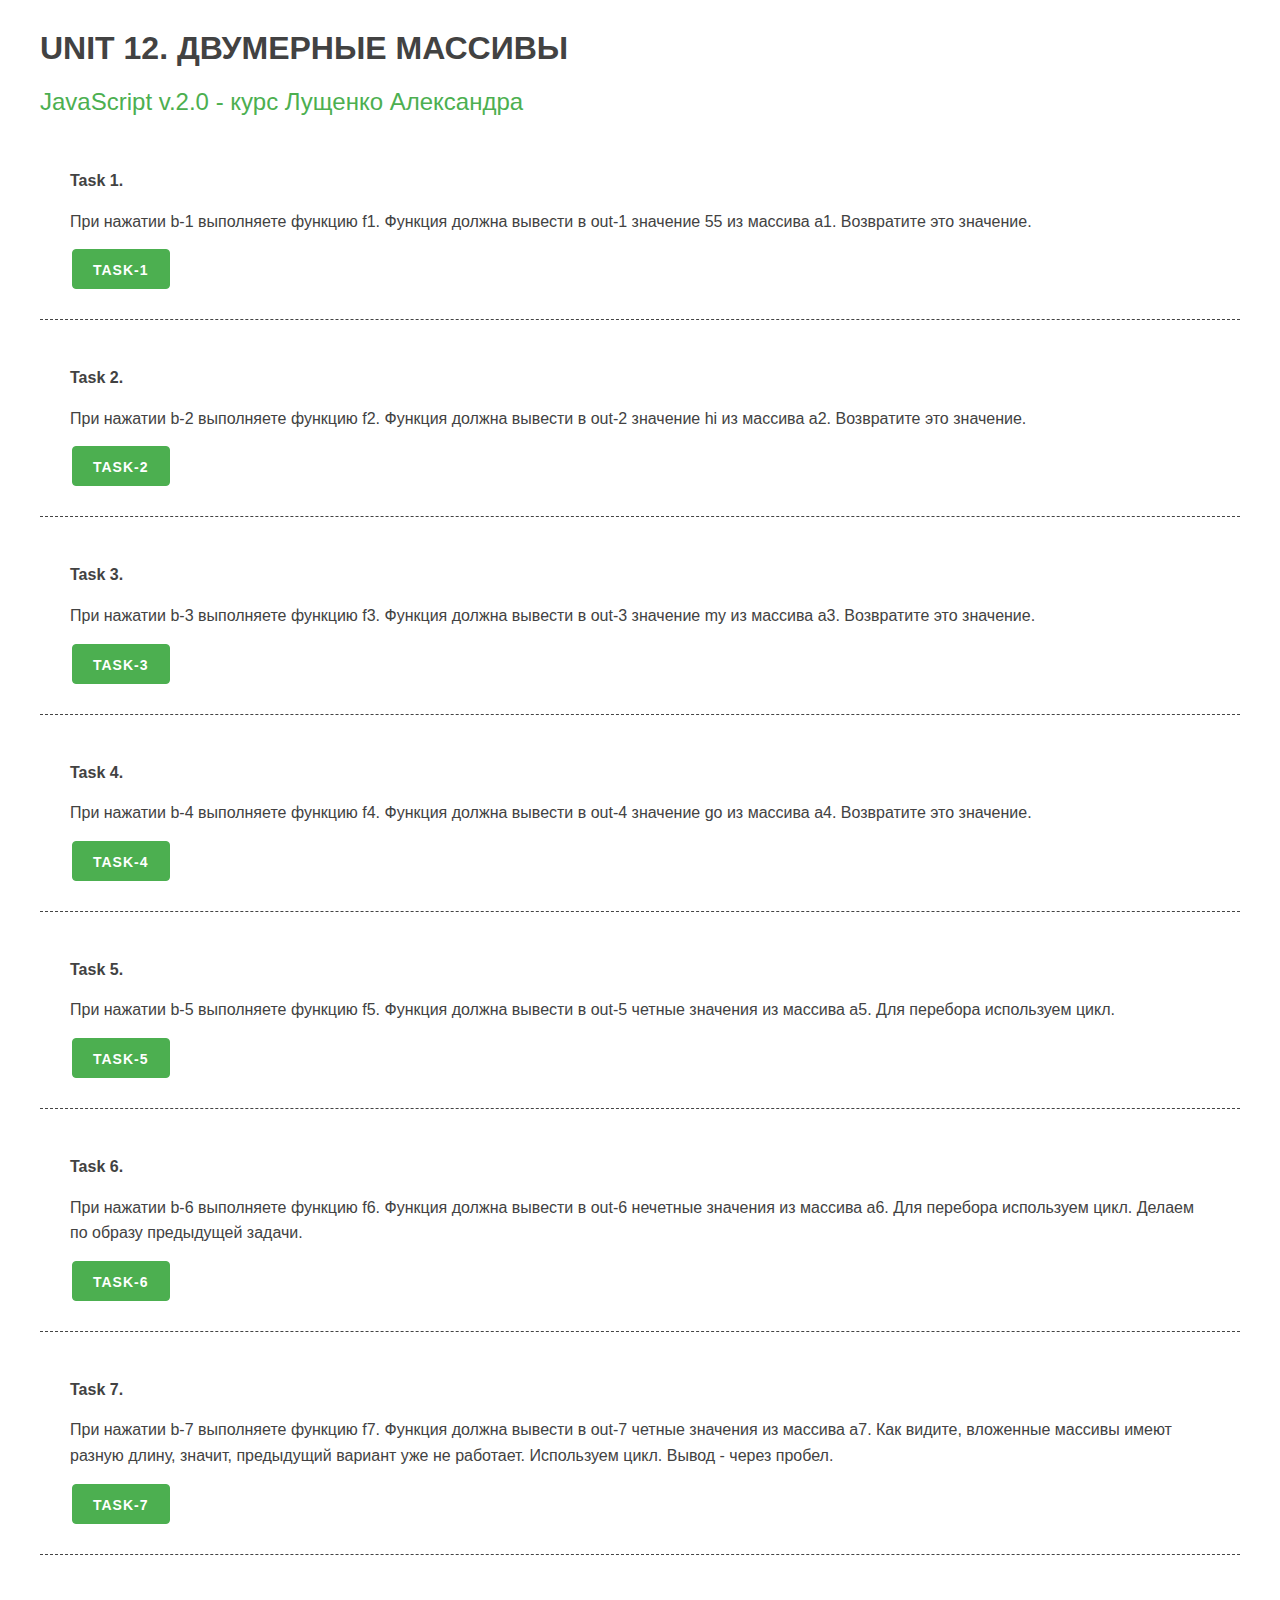
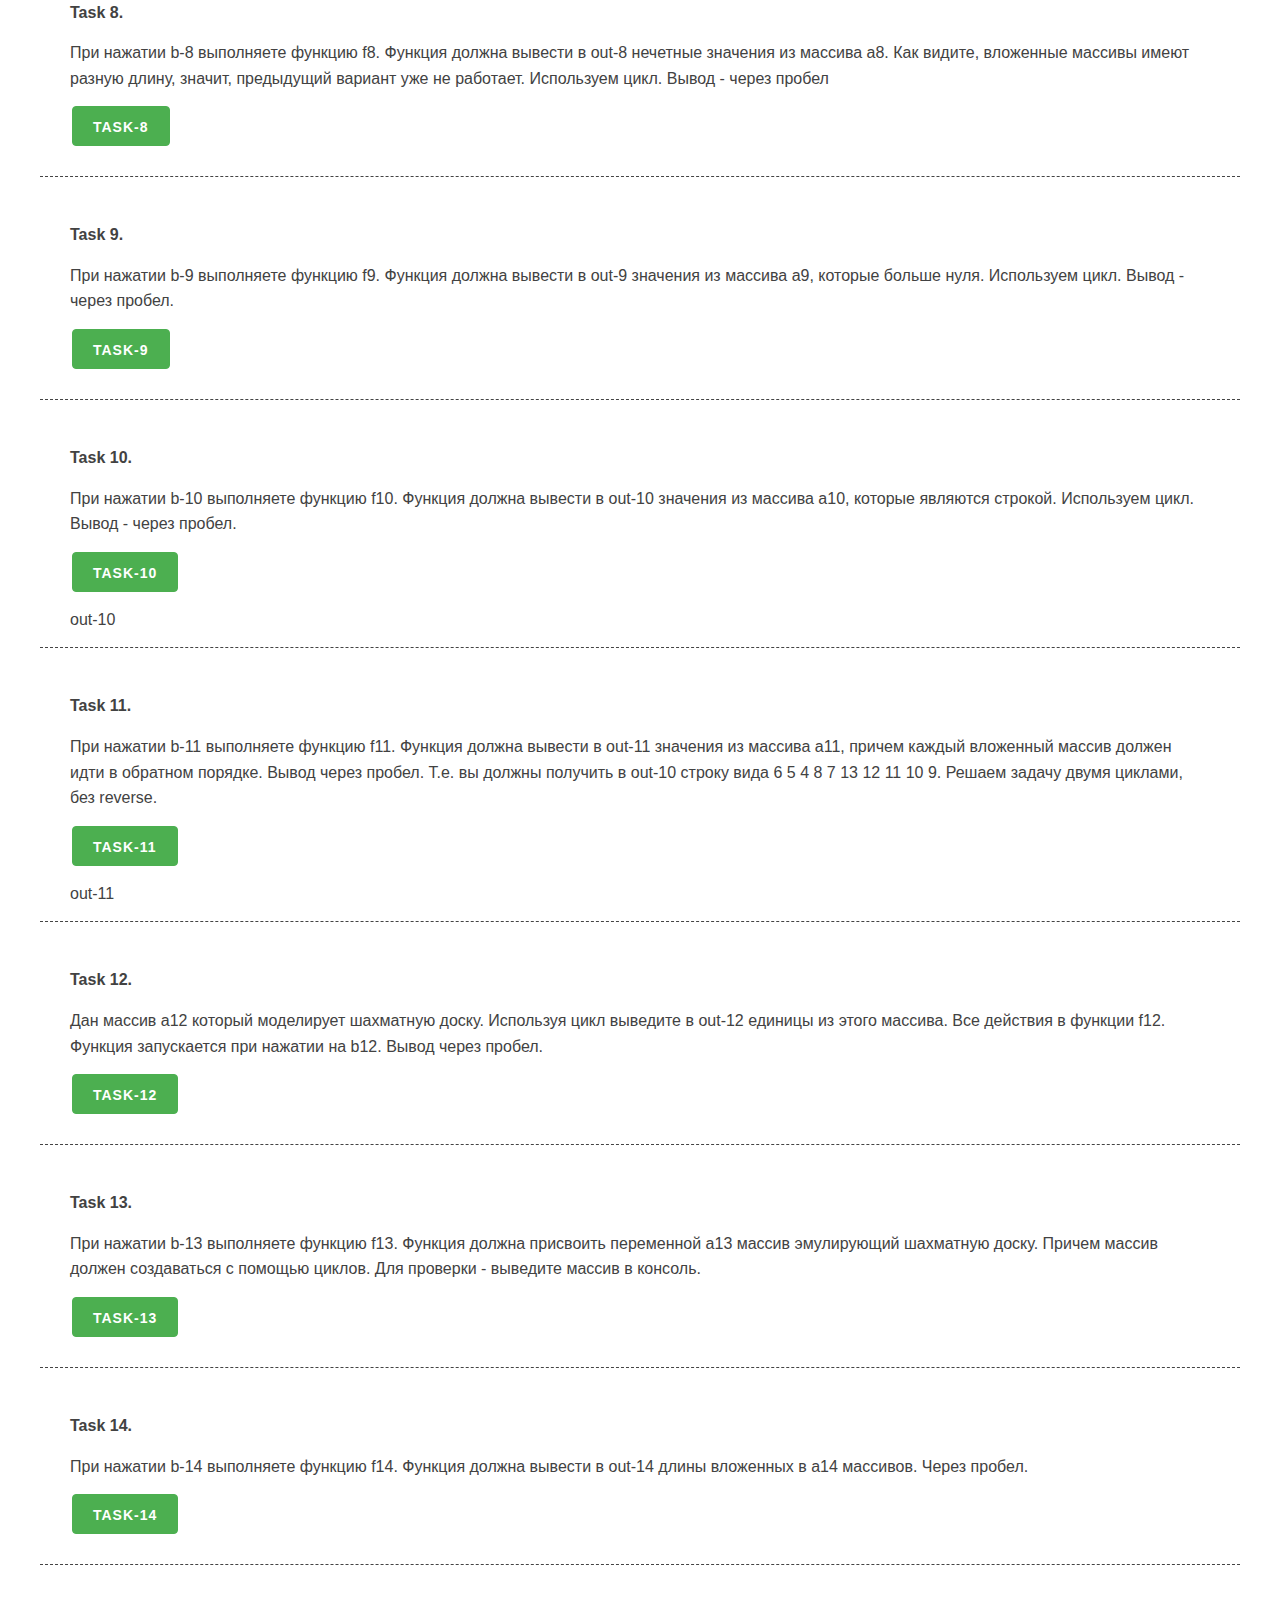
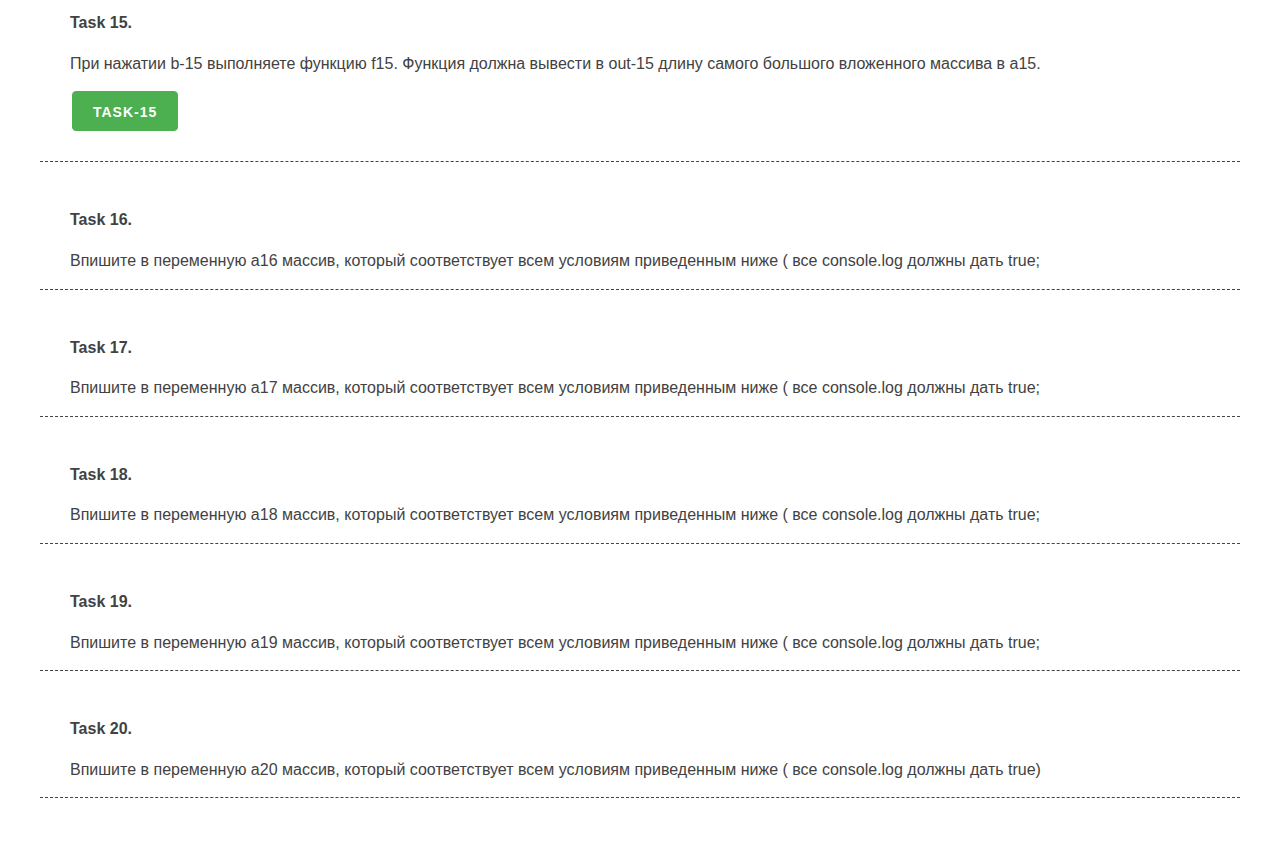
<file: unit_12/unit_12.html>
<!DOCTYPE html>
<html lang="en">

<head>
    <meta charset="UTF-8">
    <meta name="viewport" content="width=device-width, initial-scale=1.0">
    <meta http-equiv="X-UA-Compatible" content="ie=edge">
    <link rel="stylesheet" href="css/mustard-ui.min.css">
    <link rel="stylesheet" href="css/style.css">
    <title>Unit 12</title>
</head>

<body>
    <div class="container">
        <h1>UNIT 12. ДВУМЕРНЫЕ МАССИВЫ</h1>
        <h2><a href="https://itgid.info/course/javascript-2" target="_blank">JavaScript v.2.0 - курс Лущенко
                Александра</a></h2>

        <section>
            <p><b>Task 1.</b></p>
            <p>При нажатии b-1 выполняете функцию f1. Функция должна вывести в out-1 значение 55 из массива a1. Возвратите это значение.</p>
            <button class="button-primary b-1">Task-1</button>
            <div class="out-1"></div>
        </section>

        <section>
            <p><b>Task 2.</b></p>
            <p>При нажатии b-2 выполняете функцию f2. Функция должна вывести в out-2 значение hi из массива a2. Возвратите это значение.</p>
            <button class="button-primary b-2">Task-2</button>
            <div class="out-2"></div>
        </section>

        <section>
            <p><b>Task 3.</b></p>
            <p>При нажатии b-3 выполняете функцию f3. Функция должна вывести в out-3 значение my из массива a3. Возвратите это значение.</p>
            <button class="button-primary b-3">Task-3</button>
            <div class="out-3"></div>
        </section>

        <section>
            <p><b>Task 4.</b></p>
            <p>При нажатии b-4 выполняете функцию f4. Функция должна вывести в out-4 значение go из массива a4. Возвратите это значение.</p>
            <button class="button-primary b-4">Task-4</button>
            <div class="out-4"></div>
        </section>

        <section>
            <p><b>Task 5.</b></p>
            <p>При нажатии b-5 выполняете функцию f5. Функция должна вывести в out-5 четные значения из массива a5. Для перебора используем цикл.
            </p>
            <button class="button-primary b-5">Task-5</button>
            <div class="out-5"></div>
        </section>

        <section>
            <p><b>Task 6.</b></p>
            <p>При нажатии b-6 выполняете функцию f6. Функция должна вывести в out-6 нечетные значения из массива a6. Для перебора используем цикл. Делаем по образу предыдущей задачи.</p>
            <button class="button-primary b-6">Task-6</button>
            <div class="out-6"></div>
        </section>

        <section>
            <p><b>Task 7.</b></p>
            <p> При нажатии b-7 выполняете функцию f7. Функция должна вывести в out-7 четные значения из массива a7. Как видите, вложенные массивы имеют разную длину, значит, предыдущий вариант уже не работает. Используем цикл. Вывод - через пробел.</p>
            <button class="button-primary b-7">Task-7</button>
            <div class="out-7"></div>
        </section>

        <section>
            <p><b>Task 8.</b></p>
            <p>При нажатии b-8 выполняете функцию f8. Функция должна вывести в out-8 нечетные значения из массива a8. Как видите, вложенные массивы имеют разную длину, значит, предыдущий вариант уже не работает. Используем цикл. Вывод - через пробел</p>
            <button class="button-primary b-8">Task-8</button>
            <div class="out-8"></div>
        </section>

        <section>
            <p><b>Task 9.</b></p>
            <p>При нажатии b-9 выполняете функцию f9. Функция должна вывести в out-9 значения из массива a9, которые больше нуля. Используем цикл. Вывод - через пробел.
            </p>

            <button class="button-primary b-9">Task-9</button>
            <div class="out-9"></div>
        </section>

        <section>
            <p><b>Task 10.</b></p>
            <p>При нажатии b-10 выполняете функцию f10. Функция должна вывести в out-10 значения из массива a10, которые являются строкой. Используем цикл. Вывод - через пробел.</p>
            <button class="button-primary b-10">Task-10</button>
            <div class="out-10">out-10</div>
        </section>

        <section>
            <p><b>Task 11.</b></p>
            <p>При нажатии b-11 выполняете функцию f11. Функция должна вывести в out-11 значения из массива a11, причем каждый вложенный массив должен идти в обратном порядке. Вывод через пробел. Т.е. вы должны получить в out-10 строку вида 6 5 4 8 7 13 12 11 10 9. Решаем задачу двумя циклами, без reverse.</p>
            <button class="button-primary b-11">Task-11</button>
            <div class="out-11">out-11</div>
        </section>

        <section>
            <p><b>Task 12.</b></p>
            <p> Дан массив a12 который моделирует шахматную доску. Используя цикл выведите в out-12 единицы из этого массива. Все действия в функции f12. Функция запускается при нажатии на b12. Вывод через пробел.</p>
            <button class="button-primary b-12">Task-12</button>
            <div class="out-12"></div>
        </section>

        <section>
            <p><b>Task 13.</b></p>
            <p>При нажатии b-13 выполняете функцию f13. Функция должна присвоить переменной a13 массив эмулирующий шахматную доску. Причем массив должен создаваться с помощью циклов. Для проверки - выведите массив в консоль.</p>
            <button class="button-primary b-13">Task-13</button>
            <div class="out-13"></div>
        </section>

        <section>
            <p><b>Task 14.</b></p>
            <p>При нажатии b-14 выполняете функцию f14. Функция должна вывести в out-14 длины вложенных в a14 массивов. Через пробел.</p>
            <button class="button-primary b-14">Task-14</button>
            <div class="out-14"></div>
        </section>

        <section>
            <p><b>Task 15.</b></p>
            <p>При нажатии b-15 выполняете функцию f15. Функция должна вывести в out-15 длину самого большого вложенного массива в a15.</p>
            <button class="button-primary b-15">Task-15</button>
            <div class="out-15"></div>
        </section>

        <section>
            <p><b>Task 16.</b></p>
            <p>Впишите в переменную a16 массив, который соответствует всем условиям приведенным ниже ( все console.log должны дать true;</p>
        </section>

        <section>
            <p><b>Task 17.</b></p>
            <p>Впишите в переменную a17 массив, который соответствует всем условиям приведенным ниже ( все console.log должны дать true;</p>
        </section>

        <section>
            <p><b>Task 18.</b></p>
            <p>Впишите в переменную a18 массив, который соответствует всем условиям приведенным ниже ( все console.log должны дать true;</p>
        </section>

        <section>
            <p><b>Task 19.</b></p>
            <p> Впишите в переменную a19 массив, который соответствует всем условиям приведенным ниже ( все console.log должны дать true;</p>
        </section>

        <section>
            <p><b>Task 20.</b></p>
            <p>Впишите в переменную a20 массив, который соответствует всем условиям приведенным ниже ( все console.log должны дать true)</p>
        </section>

    </div>

    <script src="unit_12.js"></script>
</body>

</html>
</file>
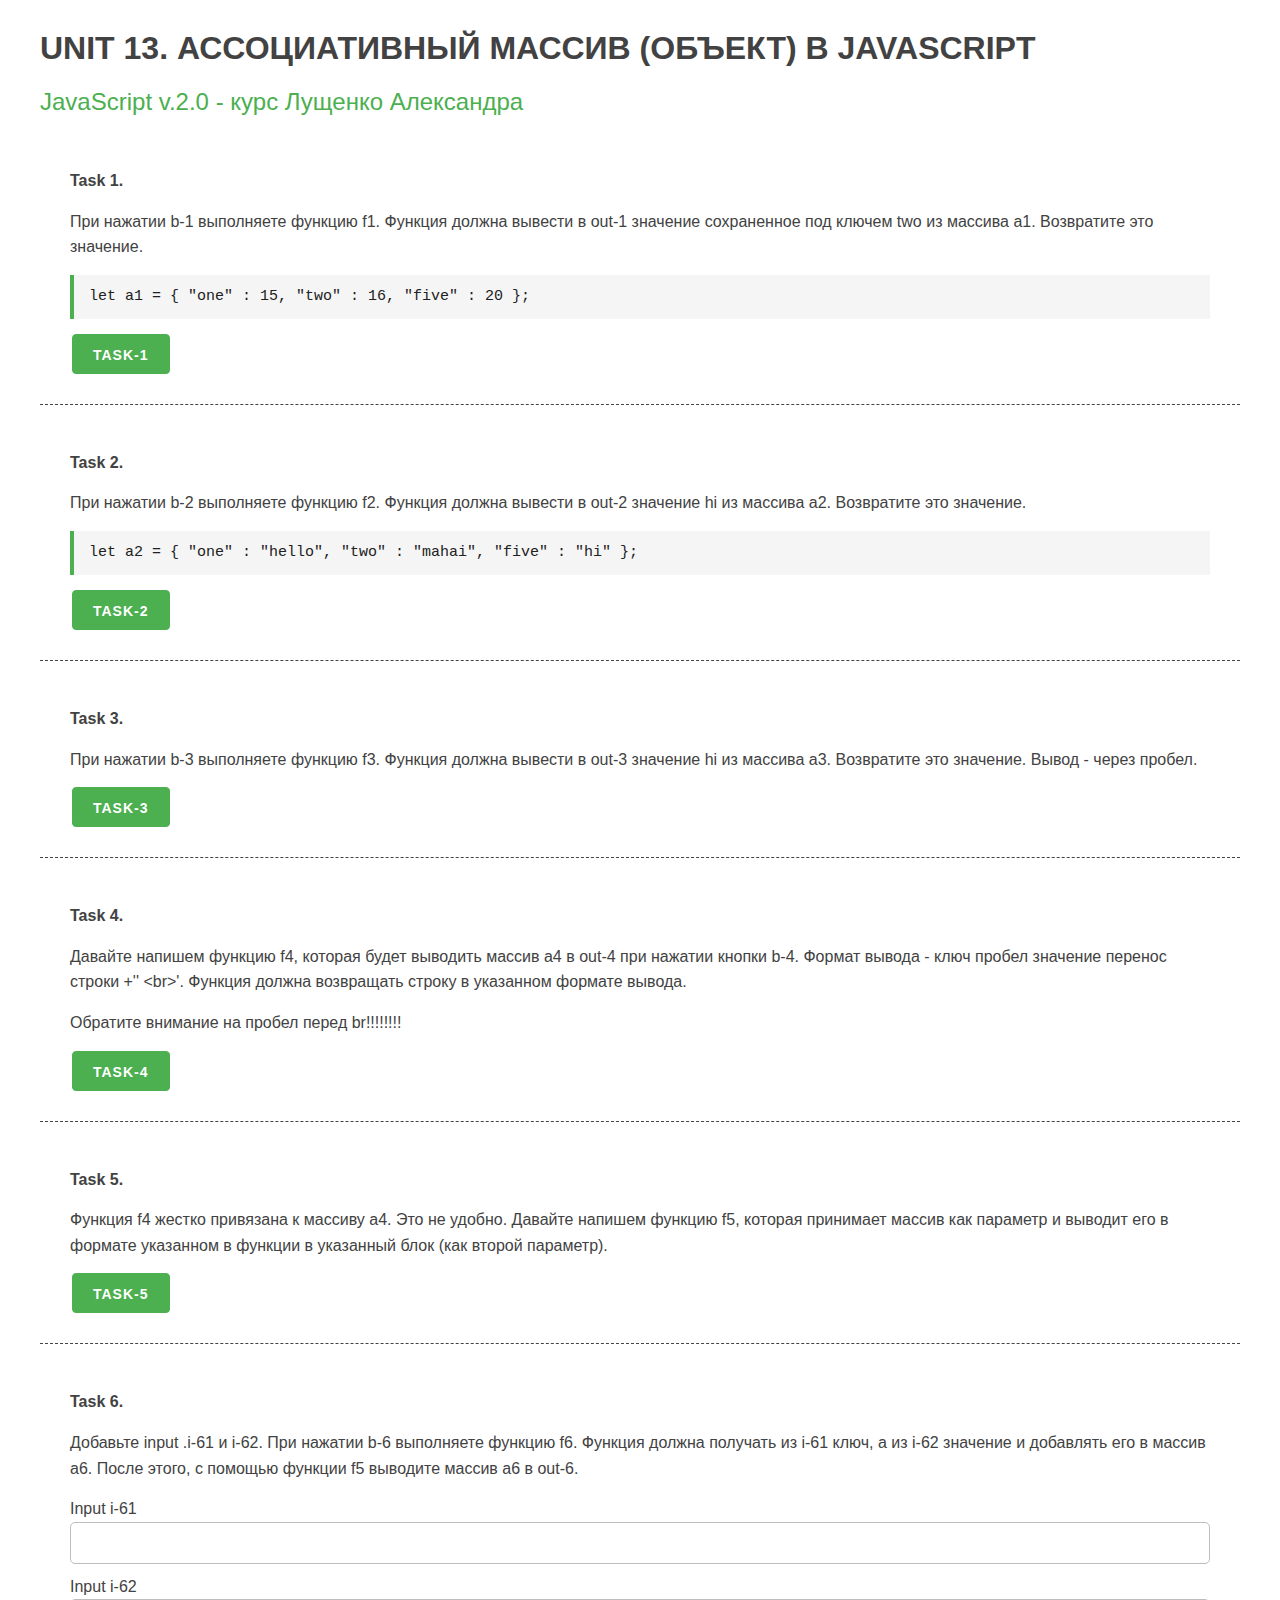
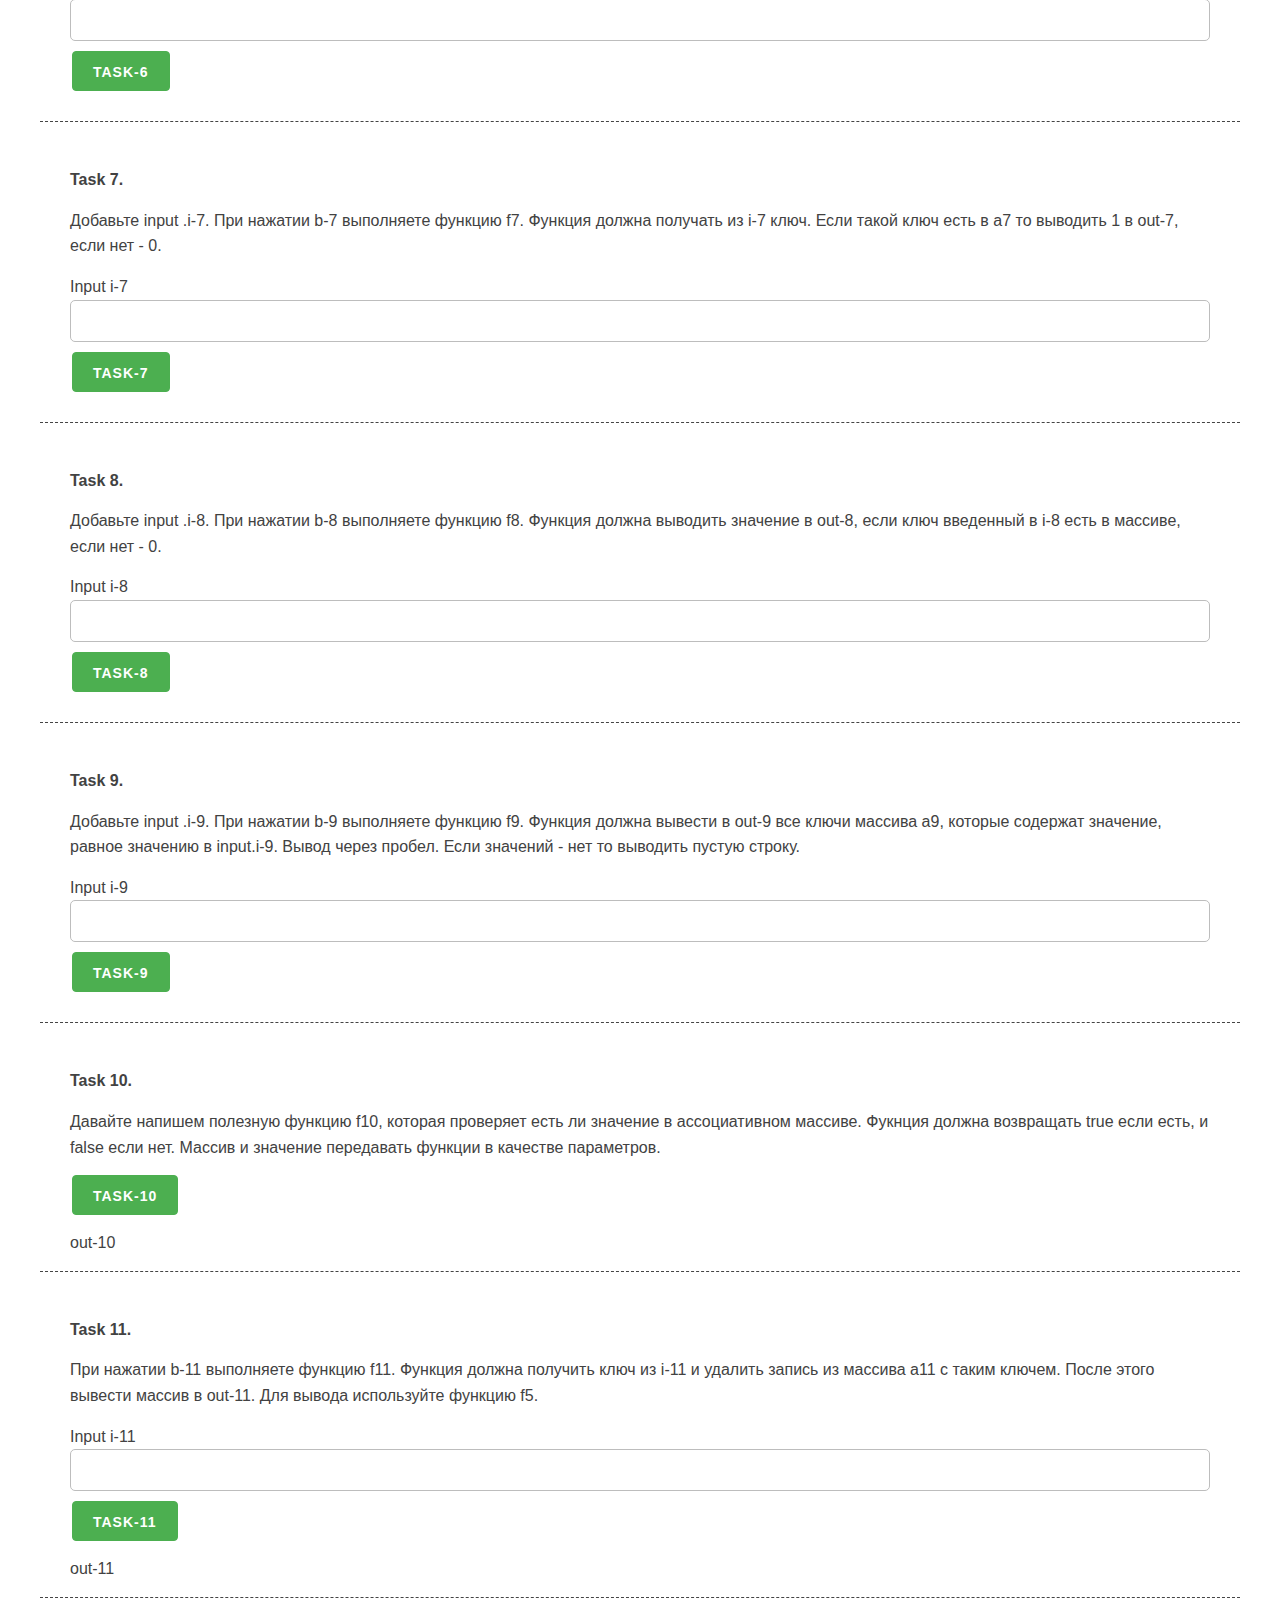
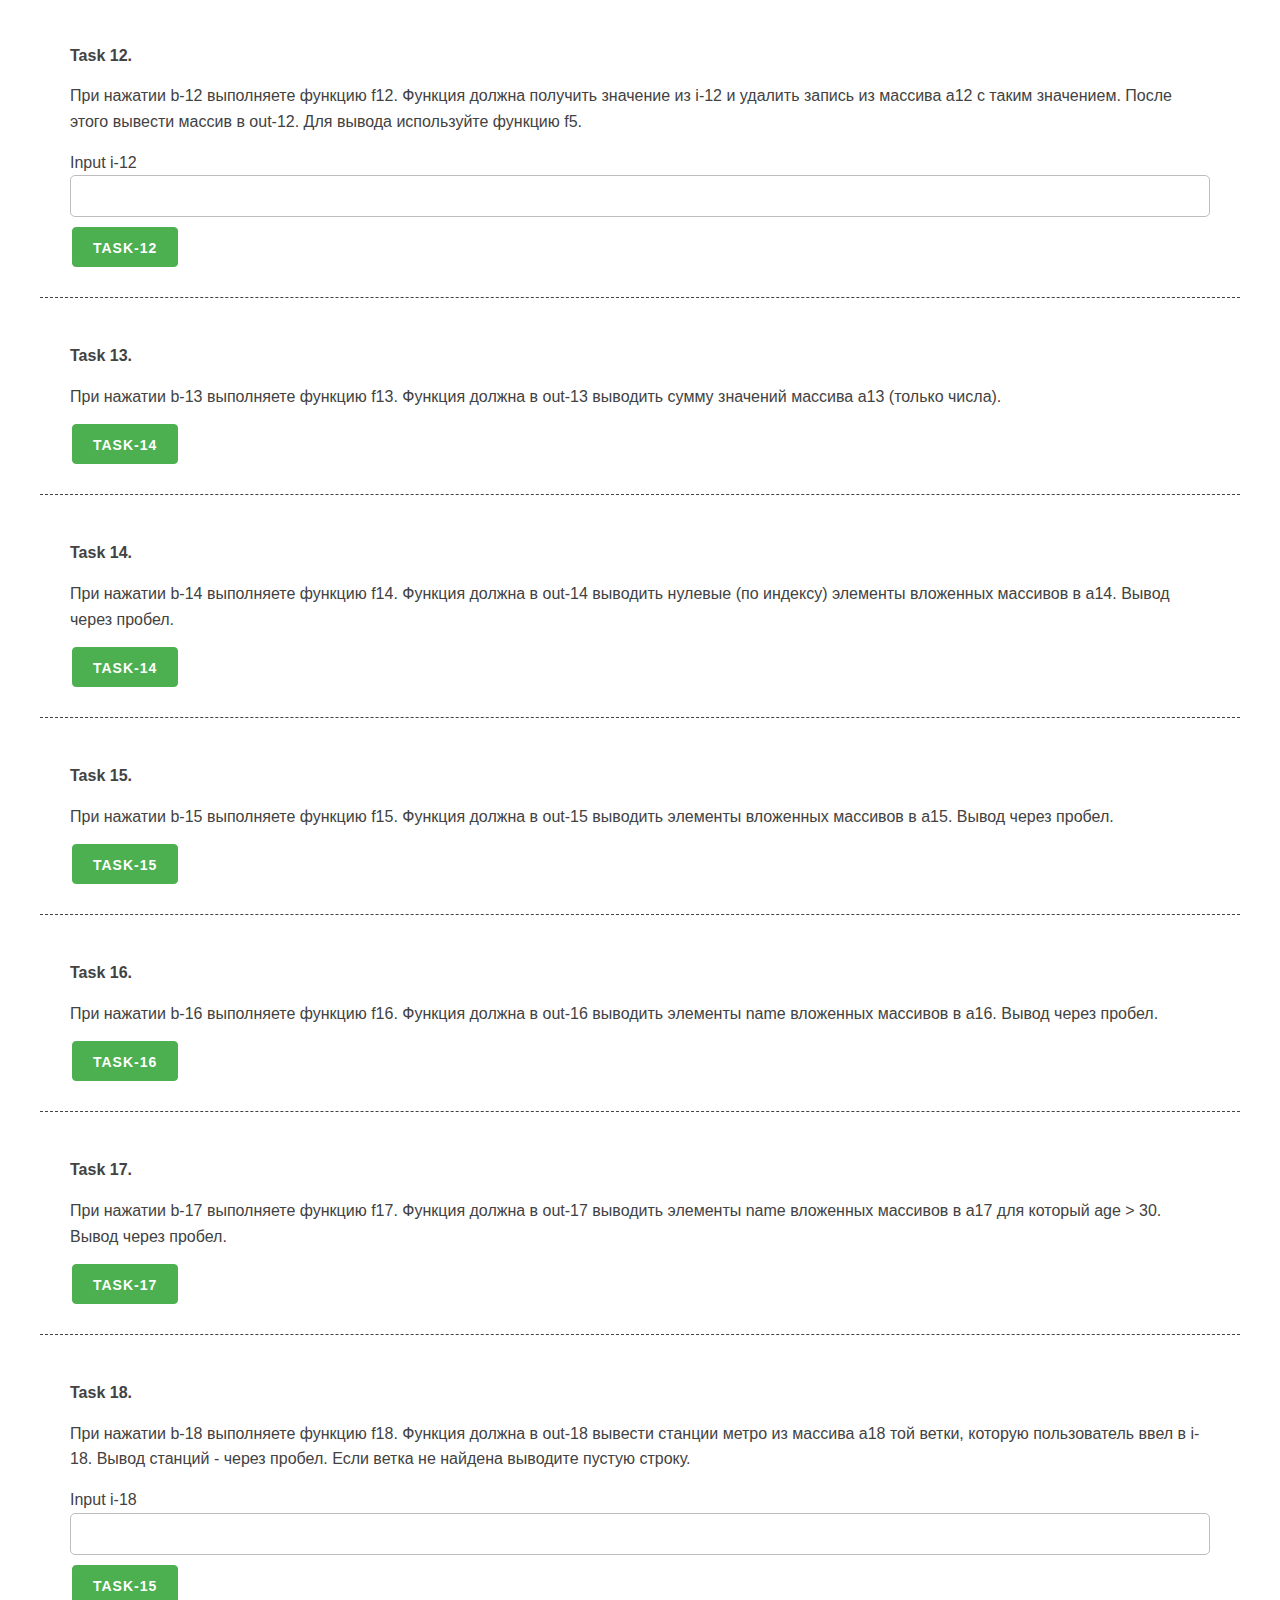
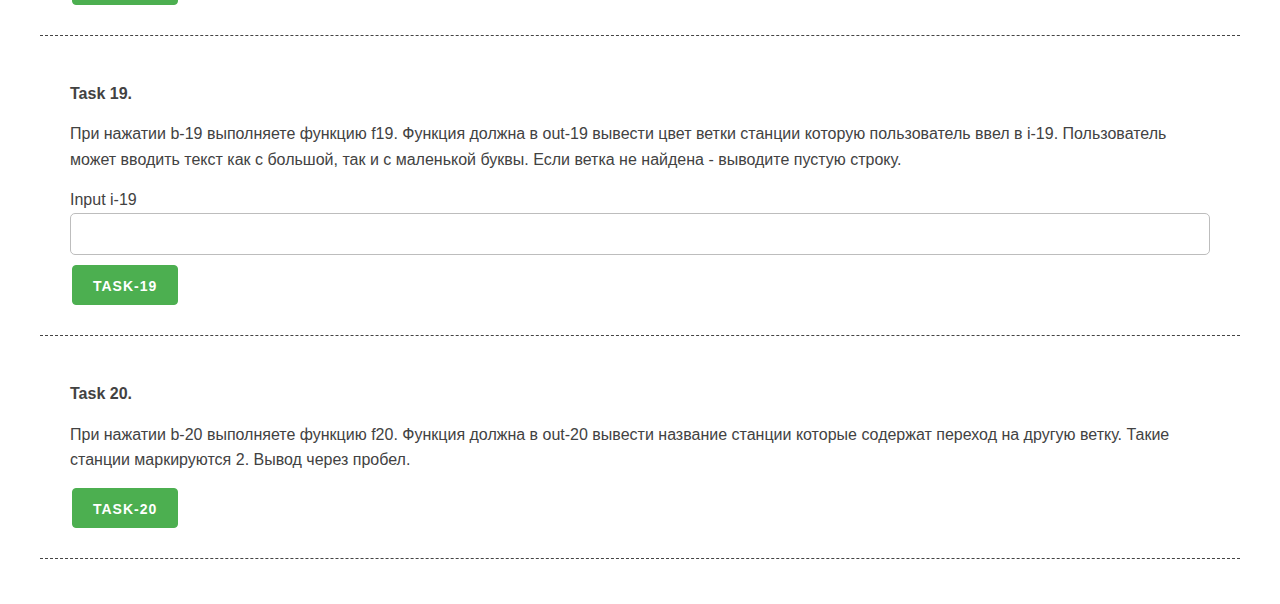
<file: unit_13/unit_13.html>
<!DOCTYPE html>
<html lang="en">

<head>
    <meta charset="UTF-8">
    <meta name="viewport" content="width=device-width, initial-scale=1.0">
    <meta http-equiv="X-UA-Compatible" content="ie=edge">
    <link rel="stylesheet" href="css/mustard-ui.min.css">
    <link rel="stylesheet" href="css/style.css">
    <title>Unit 13</title>
</head>

<body>
    <div class="container">
        <h1>UNIT 13. АССОЦИАТИВНЫЙ МАССИВ (ОБЪЕКТ) В JAVASCRIPT</h1>
        <h2><a href="https://itgid.info/course/javascript-2" target="_blank">JavaScript v.2.0 - курс Лущенко
                Александра</a></h2>

        <section>
            <p><b>Task 1.</b></p>
            <p>При нажатии b-1 выполняете функцию f1. Функция должна вывести в out-1 значение сохраненное под ключем two
                из массива a1. Возвратите это значение.</p>
            <pre>
let a1 = {
"one" : 15,
"two" : 16,
"five" : 20
};
</pre>
            <button class="button-primary b-1">Task-1</button>
            <div class="out-1"></div>
        </section>

        <section>
            <p><b>Task 2.</b></p>
            <p>При нажатии b-2 выполняете функцию f2. Функция должна вывести в out-2 значение hi из массива a2.
                Возвратите это значение.</p>
            <pre>
    let a2 = {
"one" : "hello",
"two" : "mahai",
"five" : "hi"
};
</pre>
            <button class="button-primary b-2">Task-2</button>
            <div class="out-2"></div>
        </section>

        <section>
            <p><b>Task 3.</b></p>
            <p>При нажатии b-3 выполняете функцию f3. Функция должна вывести в out-3 значение hi из массива a3.
                Возвратите это значение. Вывод - через пробел.</p>
            <button class="button-primary b-3">Task-3</button>
            <div class="out-3"></div>
        </section>

        <section>
            <p><b>Task 4.</b></p>
            <p>Давайте напишем функцию f4, которая будет выводить массив a4 в out-4 при нажатии кнопки b-4. Формат
                вывода - ключ пробел значение перенос строки +'&#x27; &#x3C;br&#x3E;'. Функция должна возвращать строку
                в указанном формате вывода.</p>
            <p> Обратите внимание на пробел перед br!!!!!!!!</p>
            <button class="button-primary b-4">Task-4</button>
            <div class="out-4"></div>
        </section>

        <section>
            <p><b>Task 5.</b></p>
            <p>Функция f4 жестко привязана к массиву a4. Это не удобно. Давайте напишем функцию f5, которая принимает
                массив как параметр и выводит его в формате указанном в функции в указанный блок (как второй параметр).
            </p>
            <button class="button-primary b-5">Task-5</button>
            <div class="out-5"></div>
        </section>

        <section>
            <p><b>Task 6.</b></p>
            <p> Добавьте input .i-61 и i-62. При нажатии b-6 выполняете функцию f6. Функция должна получать из i-61
                ключ, а из i-62 значение и добавлять его в массив a6. После этого, с помощью функции f5 выводите массив
                a6 в out-6.</p>
            <div class="form-control">Input i-61 <input type="text" class="i-61"></div>
            <div class="form-control">Input i-62 <input type="text" class="i-62"></div>
            <button class="button-primary b-6">Task-6</button>
            <div class="out-6"></div>
        </section>

        <section>
            <p><b>Task 7.</b></p>
            <p> Добавьте input .i-7. При нажатии b-7 выполняете функцию f7. Функция должна получать из i-7 ключ. Если
                такой ключ есть в a7 то выводить 1 в out-7, если нет - 0.</p>
            <div class="form-control">Input i-7 <input type="text" class="i-7"></div>
            <button class="button-primary b-7">Task-7</button>
            <div class="out-7"></div>
        </section>

        <section>
            <p><b>Task 8.</b></p>
            <p>Добавьте input .i-8. При нажатии b-8 выполняете функцию f8. Функция должна выводить значение в out-8,
                если ключ введенный в i-8 есть в массиве, если нет - 0.</p>
            <div class="form-control">Input i-8 <input type="text" class="i-8"></div>
            <button class="button-primary b-8">Task-8</button>
            <div class="out-8"></div>
        </section>

        <section>
            <p><b>Task 9.</b></p>
            <p>Добавьте input .i-9. При нажатии b-9 выполняете функцию f9. Функция должна вывести в out-9 все ключи
                массива a9, которые содержат значение, равное значению в input.i-9. Вывод через пробел. Если значений -
                нет то выводить пустую строку. </p>
            <div class="form-control">Input i-9 <input type="text" class="i-9"></div>
            <button class="button-primary b-9">Task-9</button>
            <div class="out-9"></div>
        </section>

        <section>
            <p><b>Task 10.</b></p>
            <p>Давайте напишем полезную функцию f10, которая проверяет есть ли значение в ассоциативном массиве. Фукнция
                должна возвращать true если есть, и false если нет. Массив и значение передавать функции в качестве
                параметров.</p>
            <button class="button-primary b-10">Task-10</button>
            <div class="out-10">out-10</div>
        </section>

        <section>
            <p><b>Task 11.</b></p>
            <p>При нажатии b-11 выполняете функцию f11. Функция должна получить ключ из i-11 и удалить запись из массива
                a11 с таким ключем. После этого вывести массив в out-11. Для вывода используйте функцию f5.</p>
            <div class="form-control">Input i-11 <input type="text" class="i-11"></div>
            <button class="button-primary b-11">Task-11</button>
            <div class="out-11">out-11</div>
        </section>

        <section>
            <p><b>Task 12.</b></p>
            <p> При нажатии b-12 выполняете функцию f12. Функция должна получить значение из i-12 и удалить запись из
                массива a12 с таким значением. После этого вывести массив в out-12. Для вывода используйте функцию f5.
            </p>
            <div class="form-control">Input i-12 <input type="text" class="i-12"></div>

            <button class="button-primary b-12">Task-12</button>
            <div class="out-12"></div>
        </section>

        <section>
            <p><b>Task 13.</b></p>
            <p> При нажатии b-13 выполняете функцию f13. Функция должна в out-13 выводить сумму значений массива a13
                (только числа).</p>
            <button class="button-primary b-13">Task-14</button>
            <div class="out-13"></div>
        </section>

        <section>
            <p><b>Task 14.</b></p>
            <p>При нажатии b-14 выполняете функцию f14. Функция должна в out-14 выводить нулевые (по индексу) элементы
                вложенных массивов в a14. Вывод через пробел.</p>
            <button class="button-primary b-14">Task-14</button>
            <div class="out-14"></div>
        </section>

        <section>
            <p><b>Task 15.</b></p>
            <p>При нажатии b-15 выполняете функцию f15. Функция должна в out-15 выводить элементы вложенных массивов в
                a15. Вывод через пробел.</p>
            <button class="button-primary b-15">Task-15</button>
            <div class="out-15"></div>
        </section>

        <section>
            <p><b>Task 16.</b></p>
            <p>При нажатии b-16 выполняете функцию f16. Функция должна в out-16 выводить элементы name вложенных
                массивов в a16. Вывод через пробел.</p>
            <button class="button-primary b-16">Task-16</button>
            <div class="out-16"></div>
        </section>

        <section>
            <p><b>Task 17.</b></p>
            <p> При нажатии b-17 выполняете функцию f17. Функция должна в out-17 выводить элементы name вложенных
                массивов в a17 для который age > 30. Вывод через пробел.</p>
            <button class="button-primary b-17">Task-17</button>
            <div class="out-17"></div>
        </section>

        <section>
            <p><b>Task 18.</b></p>
            <p>При нажатии b-18 выполняете функцию f18. Функция должна в out-18 вывести станции метро из массива a18 той
                ветки, которую пользователь ввел в i-18. Вывод станций - через пробел. Если ветка не найдена выводите
                пустую строку.</p>
            <div class="form-control">Input i-18 <input type="text" class="i-18"></div>
            <button class="button-primary b-18">Task-15</button>
            <div class="out-18"></div>
        </section>

        <section>
            <p><b>Task 19.</b></p>
            <p> При нажатии b-19 выполняете функцию f19. Функция должна в out-19 вывести цвет ветки станции которую
                пользователь ввел в i-19. Пользователь может вводить текст как с большой, так и с маленькой буквы. Если
                ветка не найдена - выводите пустую строку.</p>
            <div class="form-control">Input i-19 <input type="text" class="i-19"></div>
            <button class="button-primary b-19">Task-19</button>
            <div class="out-19"></div>
        </section>

        <section>
            <p><b>Task 20.</b></p>
            <p>При нажатии b-20 выполняете функцию f20. Функция должна в out-20 вывести название станции которые
                содержат переход на другую ветку. Такие станции маркируются 2. Вывод через пробел.</p>
            <button class="button-primary b-20">Task-20</button>
            <div class="out-20"></div>
        </section>

    </div>

    <script src="unit_13.js"></script>
</body>

</html>
</file>
<file: unit_04/css/style.css>
.container  {
    width: 100%;
}

h1 {
    font-size: 32px;
    line-height: 36px;
}

h2  {
    font-size: 24px;
}

section {
    margin-bottom: 15px;
    padding-bottom: 15px;
    border-bottom: 1px dashed #444;
}

.block {
    width: 75px;
    height: 75px;
    margin: 25px;
    border: 2px solid #333;
}

.active {
    background: orange;
}

.hide {
    display: none;
}

.img-12-min {
    width: 64px;
}

.img-12-max {
    width: 128px;    border: 3px solid #fff;

}

.active-img {
    border: 3px solid black;
}
</file>
<file: unit_05/css/style.css>
.container  {
    width: 100%;
}

section {
    margin-bottom: 15px;
    padding-bottom: 15px;
    border-bottom: 1px dashed #444;
}

.block {
    width: 75px;
    height: 75px;
    margin: 25px;
    border: 2px solid #333;
}

.active {
    background: orange;
}

.hide {
    display: none;
}

.img-12-min {
    width: 64px;
}

.img-12-max {
    width: 128px;    border: 3px solid #fff;

}

.active-img {
    border: 3px solid black;
}
</file>
<file: unit_06/css/style.css>
.container  {
    width: 100%;
}

section {
    margin-bottom: 15px;
    padding-bottom: 15px;
    border-bottom: 1px dashed #444;
}

.block {
    width: 75px;
    height: 75px;
    margin: 25px;
    border: 2px solid #333;
}

.active {
    background: orange;
}

.hide {
    display: none;
}

.img-12-min {
    width: 64px;
}

.img-12-max {
    width: 128px;    border: 3px solid #fff;

}

.active-img {
    border: 3px solid black;
}
</file>
<file: unit_07/css/style.css>
.container  {
    width: 100%;
}

section {
    margin-bottom: 15px;
    padding-bottom: 15px;
    border-bottom: 1px dashed #444;
}

.block {
    width: 75px;
    height: 75px;
    margin: 25px;
    border: 2px solid #333;
}

.active {
    background: orange;
}

.hide {
    display: none;
}

.img-12-min {
    width: 64px;
}

.img-12-max {
    width: 128px;    border: 3px solid #fff;

}

.active-img {
    border: 3px solid black;
}
</file>
<file: unit_09/css/style.css>
.container  {
    width: 100%;
}

section {
    margin-bottom: 15px;
    padding-bottom: 15px;
    border-bottom: 1px dashed #444;
}

.block {
    width: 75px;
    height: 75px;
    margin: 25px;
    border: 2px solid #333;
}

.active {
    background: orange;
}

.hide {
    display: none;
}

.img-12-min {
    width: 64px;
}

.img-12-max {
    width: 128px;    border: 3px solid #fff;

}

.active-img {
    border: 3px solid black;
}

.bg-red, .bg-14 {
    background: red;
}

.bg-2, .bg-3, .bg-4, .bg-12 {
    background: orange;
}

.bg-7, .bg-10, .bg-13 {
    background: coral;
}
.bg-8, .bg-9, .bg-15, .bg-16 {
    background: #6495ED;
}

.bg-17 {
    background: #8FBC8F;
}
</file>
<file: unit_10/css/style.css>
.container  {
    width: 100%;
}

h1 {
    font-size: 32px;
    line-height: 36px;
}

h2  {
    font-size: 24px;
}

section {
    margin-bottom: 15px;
    padding-bottom: 15px;
    border-bottom: 1px dashed #444;
}

.block {
    width: 75px;
    height: 75px;
    margin: 25px;
    border: 2px solid #333;
}

.active {
    background: orange;
}

.hide {
    display: none;
}

.img-12-min {
    width: 64px;
}

.img-12-max {
    width: 128px;    border: 3px solid #fff;

}

.active-img {
    border: 3px solid black;
}
</file>
<file: unit_11/css/style.css>
.container  {
    width: 100%;
}

h1 {
    font-size: 32px;
    line-height: 36px;
}

h2  {
    font-size: 24px;
}

section {
    margin-bottom: 15px;
    padding-bottom: 15px;
    border-bottom: 1px dashed #444;
}

.block {
    width: 75px;
    height: 75px;
    margin: 25px;
    border: 2px solid #333;
}

.active {
    background: orange;
}

.hide {
    display: none;
}

.img-12-min {
    width: 64px;
}

.img-12-max {
    width: 128px;    border: 3px solid #fff;

}

.active-img {
    border: 3px solid black;
}
</file>
<file: unit_12/css/style.css>
.container  {
    width: 100%;
}

h1 {
    font-size: 32px;
    line-height: 36px;
}

h2  {
    font-size: 24px;
}

section {
    margin-bottom: 15px;
    padding-bottom: 15px;
    border-bottom: 1px dashed #444;
}

.block {
    width: 75px;
    height: 75px;
    margin: 25px;
    border: 2px solid #333;
}

.active {
    background: orange;
}

.hide {
    display: none;
}

.img-12-min {
    width: 64px;
}

.img-12-max {
    width: 128px;    border: 3px solid #fff;

}

.active-img {
    border: 3px solid black;
}
</file>
<file: unit_13/css/style.css>
.container  {
    width: 100%;
}

h1 {
    font-size: 32px;
    line-height: 36px;
}

h2  {
    font-size: 24px;
}

section {
    margin-bottom: 15px;
    padding-bottom: 15px;
    border-bottom: 1px dashed #444;
}

.block {
    width: 75px;
    height: 75px;
    margin: 25px;
    border: 2px solid #333;
}

.active {
    background: orange;
}

.hide {
    display: none;
}

.img-12-min {
    width: 64px;
}

.img-12-max {
    width: 128px;    border: 3px solid #fff;

}

.active-img {
    border: 3px solid black;
}
</file>
<file: unit_04/css/mustard-ui.min.css>
/*!
Mustard UI v0.0.5
MIT License
https://mustard-ui.com
*/*{margin:0;padding:0}html{box-sizing:border-box}*,*::after,*::before{box-sizing:inherit}body{display:flex;flex-direction:column;min-height:100vh;background-color:#fff}main{flex:1}.float-left{float:left}.float-right{float:right}.clear-fix::before,.clear-fix::after{content:"";display:table}.clear-fix::after{clear:both}.align-left{text-align:left}.align-center{text-align:center}.align-right{text-align:right}.container{max-width:1200px;margin-left:auto;margin-right:auto;padding:30px 0}.container-small{max-width:768px}.container-large{max-width:1440px}.display-flex{display:flex;justify-content:space-around}.display-none{display:none}.display-sm-up{display:none}@media (min-width: 425px){.display-sm-up{display:initial}}.display-md-up{display:none}@media (min-width: 768px){.display-md-up{display:initial}}.display-lg-up{display:none}@media (min-width: 1024px){.display-lg-up{display:initial}}.display-xlg-up{display:none}@media (min-width: 1440px){.display-xlg-up{display:initial}}.display-sm-down{display:none}@media (max-width: 424px){.display-sm-down{display:initial}}.display-md-down{display:none}@media (max-width: 767px){.display-md-down{display:initial}}.display-lg-down{display:none}@media (max-width: 1023px){.display-lg-down{display:initial}}.display-xlg-down{display:none}@media (max-width: 1439px){.display-xlg-down{display:initial}}.display-sm-to-md{display:none}@media (min-width: 425px) and (max-width: 767px){.display-sm-to-md{display:initial}}.display-sm-to-lg{display:none}@media (min-width: 425px) and (max-width: 1023px){.display-sm-to-lg{display:initial}}.display-sm-to-xlg{display:none}@media (min-width: 425px) and (max-width: 1439px){.display-sm-to-xlg{display:initial}}.display-md-to-lg{display:none}@media (min-width: 768px) and (max-width: 1023px){.display-md-to-lg{display:initial}}.display-md-to-xlg{display:none}@media (min-width: 768px) and (max-width: 1439px){.display-md-to-xlg{display:initial}}.display-lg-to-xlg{display:none}@media (min-width: 1024px) and (max-width: 1439px){.display-lg-to-xlg{display:initial}}.row{display:flex;flex-direction:row;flex-wrap:wrap;margin-top:15px;margin-bottom:15px}.row.row-reverse{flex-direction:row-reverse}.row .col{flex-grow:1;flex-basis:100%;max-width:100%;padding:5px 5px}.row .col.col-reverse{flex-direction:column-reverse}.row .col-xs-1{flex-basis:8.33333%;max-width:8.33333%}.row .col-xs-2{flex-basis:16.66667%;max-width:16.66667%}.row .col-xs-3{flex-basis:25%;max-width:25%}.row .col-xs-4{flex-basis:33.33333%;max-width:33.33333%}.row .col-xs-5{flex-basis:41.66667%;max-width:41.66667%}.row .col-xs-6{flex-basis:50%;max-width:50%}.row .col-xs-7{flex-basis:58.33333%;max-width:58.33333%}.row .col-xs-8{flex-basis:66.66667%;max-width:66.66667%}.row .col-xs-9{flex-basis:75%;max-width:75%}.row .col-xs-10{flex-basis:83.33333%;max-width:83.33333%}.row .col-xs-11{flex-basis:91.66667%;max-width:91.66667%}.row .col-xs-12{flex-basis:100%;max-width:100%}.row .col-xs-offset-1{margin-left:8.33333%}.row .col-xs-offset-2{margin-left:16.66667%}.row .col-xs-offset-3{margin-left:25%}.row .col-xs-offset-4{margin-left:33.33333%}.row .col-xs-offset-5{margin-left:41.66667%}.row .col-xs-offset-6{margin-left:50%}.row .col-xs-offset-7{margin-left:58.33333%}.row .col-xs-offset-8{margin-left:66.66667%}.row .col-xs-offset-9{margin-left:75%}.row .col-xs-offset-10{margin-left:83.33333%}.row .col-xs-offset-11{margin-left:91.66667%}.row .col-xs-offset-12{margin-left:100%}@media (min-width: 425px){.row .col-sm-1{flex-basis:8.33333%;max-width:8.33333%}.row .col-sm-2{flex-basis:16.66667%;max-width:16.66667%}.row .col-sm-3{flex-basis:25%;max-width:25%}.row .col-sm-4{flex-basis:33.33333%;max-width:33.33333%}.row .col-sm-5{flex-basis:41.66667%;max-width:41.66667%}.row .col-sm-6{flex-basis:50%;max-width:50%}.row .col-sm-7{flex-basis:58.33333%;max-width:58.33333%}.row .col-sm-8{flex-basis:66.66667%;max-width:66.66667%}.row .col-sm-9{flex-basis:75%;max-width:75%}.row .col-sm-10{flex-basis:83.33333%;max-width:83.33333%}.row .col-sm-11{flex-basis:91.66667%;max-width:91.66667%}.row .col-sm-12{flex-basis:100%;max-width:100%}.row .col-sm-offset-1{margin-left:8.33333%}.row .col-sm-offset-2{margin-left:16.66667%}.row .col-sm-offset-3{margin-left:25%}.row .col-sm-offset-4{margin-left:33.33333%}.row .col-sm-offset-5{margin-left:41.66667%}.row .col-sm-offset-6{margin-left:50%}.row .col-sm-offset-7{margin-left:58.33333%}.row .col-sm-offset-8{margin-left:66.66667%}.row .col-sm-offset-9{margin-left:75%}.row .col-sm-offset-10{margin-left:83.33333%}.row .col-sm-offset-11{margin-left:91.66667%}.row .col-sm-offset-12{margin-left:100%}}@media (min-width: 768px){.row .col-md-1{flex-basis:8.33333%;max-width:8.33333%}.row .col-md-2{flex-basis:16.66667%;max-width:16.66667%}.row .col-md-3{flex-basis:25%;max-width:25%}.row .col-md-4{flex-basis:33.33333%;max-width:33.33333%}.row .col-md-5{flex-basis:41.66667%;max-width:41.66667%}.row .col-md-6{flex-basis:50%;max-width:50%}.row .col-md-7{flex-basis:58.33333%;max-width:58.33333%}.row .col-md-8{flex-basis:66.66667%;max-width:66.66667%}.row .col-md-9{flex-basis:75%;max-width:75%}.row .col-md-10{flex-basis:83.33333%;max-width:83.33333%}.row .col-md-11{flex-basis:91.66667%;max-width:91.66667%}.row .col-md-12{flex-basis:100%;max-width:100%}.row .col-md-offset-1{margin-left:8.33333%}.row .col-md-offset-2{margin-left:16.66667%}.row .col-md-offset-3{margin-left:25%}.row .col-md-offset-4{margin-left:33.33333%}.row .col-md-offset-5{margin-left:41.66667%}.row .col-md-offset-6{margin-left:50%}.row .col-md-offset-7{margin-left:58.33333%}.row .col-md-offset-8{margin-left:66.66667%}.row .col-md-offset-9{margin-left:75%}.row .col-md-offset-10{margin-left:83.33333%}.row .col-md-offset-11{margin-left:91.66667%}.row .col-md-offset-12{margin-left:100%}}@media (min-width: 1024px){.row .col-lg-1{flex-basis:8.33333%;max-width:8.33333%}.row .col-lg-2{flex-basis:16.66667%;max-width:16.66667%}.row .col-lg-3{flex-basis:25%;max-width:25%}.row .col-lg-4{flex-basis:33.33333%;max-width:33.33333%}.row .col-lg-5{flex-basis:41.66667%;max-width:41.66667%}.row .col-lg-6{flex-basis:50%;max-width:50%}.row .col-lg-7{flex-basis:58.33333%;max-width:58.33333%}.row .col-lg-8{flex-basis:66.66667%;max-width:66.66667%}.row .col-lg-9{flex-basis:75%;max-width:75%}.row .col-lg-10{flex-basis:83.33333%;max-width:83.33333%}.row .col-lg-11{flex-basis:91.66667%;max-width:91.66667%}.row .col-lg-12{flex-basis:100%;max-width:100%}.row .col-lg-offset-1{margin-left:8.33333%}.row .col-lg-offset-2{margin-left:16.66667%}.row .col-lg-offset-3{margin-left:25%}.row .col-lg-offset-4{margin-left:33.33333%}.row .col-lg-offset-5{margin-left:41.66667%}.row .col-lg-offset-6{margin-left:50%}.row .col-lg-offset-7{margin-left:58.33333%}.row .col-lg-offset-8{margin-left:66.66667%}.row .col-lg-offset-9{margin-left:75%}.row .col-lg-offset-10{margin-left:83.33333%}.row .col-lg-offset-11{margin-left:91.66667%}.row .col-lg-offset-12{margin-left:100%}}@media (min-width: 1440px){.row .col-xlg-1{flex-basis:8.33333%;max-width:8.33333%}.row .col-xlg-2{flex-basis:16.66667%;max-width:16.66667%}.row .col-xlg-3{flex-basis:25%;max-width:25%}.row .col-xlg-4{flex-basis:33.33333%;max-width:33.33333%}.row .col-xlg-5{flex-basis:41.66667%;max-width:41.66667%}.row .col-xlg-6{flex-basis:50%;max-width:50%}.row .col-xlg-7{flex-basis:58.33333%;max-width:58.33333%}.row .col-xlg-8{flex-basis:66.66667%;max-width:66.66667%}.row .col-xlg-9{flex-basis:75%;max-width:75%}.row .col-xlg-10{flex-basis:83.33333%;max-width:83.33333%}.row .col-xlg-11{flex-basis:91.66667%;max-width:91.66667%}.row .col-xlg-12{flex-basis:100%;max-width:100%}.row .col-xlg-offset-1{margin-left:8.33333%}.row .col-xlg-offset-2{margin-left:16.66667%}.row .col-xlg-offset-3{margin-left:25%}.row .col-xlg-offset-4{margin-left:33.33333%}.row .col-xlg-offset-5{margin-left:41.66667%}.row .col-xlg-offset-6{margin-left:50%}.row .col-xlg-offset-7{margin-left:58.33333%}.row .col-xlg-offset-8{margin-left:66.66667%}.row .col-xlg-offset-9{margin-left:75%}.row .col-xlg-offset-10{margin-left:83.33333%}.row .col-xlg-offset-11{margin-left:91.66667%}.row .col-xlg-offset-12{margin-left:100%}}.section,section{padding:30px}.section :last-child,section :last-child{margin-bottom:0}.section-primary{background:#ffca28}.section-secondary{background:#f5f5f5}.section-tertiary{background:#fff}blockquote{display:block;margin:15px 15px 30px;padding:15px;font-size:18px;font-weight:400;border-left:4px solid #4caf50;background:#fff}blockquote :last-child{margin-bottom:0}.button,button,input[type='button'],input[type='reset'],input[type='submit']{display:inline-block;height:40px;margin:0 2px 15px;padding:0 20px;width:auto;background:none;overflow:visible;-webkit-appearance:none;-moz-appearance:none;appearance:none;transition:all .1s ease-out;font-size:14px;font-weight:600;color:inherit;line-height:40px;letter-spacing:1px;text-decoration:none;text-transform:uppercase;white-space:nowrap;border-radius:4px;border-style:solid;border-width:1px}.button:focus,button:focus,input[type='button']:focus,input[type='reset']:focus,input[type='submit']:focus{outline:none}.button:focus,.button:hover,button:focus,button:hover,input[type='button']:focus,input[type='button']:hover,input[type='reset']:focus,input[type='reset']:hover,input[type='submit']:focus,input[type='submit']:hover{opacity:0.85;cursor:pointer;transform:scale(1.025)}.button:active,button:active,input[type='button']:active,input[type='reset']:active,input[type='submit']:active{opacity:1;transform:scale(1)}.button:disabled,button:disabled,input[type='button']:disabled,input[type='reset']:disabled,input[type='submit']:disabled{opacity:0.5}.button:disabled:hover,button:disabled:hover,input[type='button']:disabled:hover,input[type='reset']:disabled:hover,input[type='submit']:disabled:hover{cursor:not-allowed}.button-primary{background-color:#4caf50;color:#fff;border-color:#4caf50}.button-primary-outlined{background-color:#fff;color:#4caf50;border-color:#4caf50}.button-primary-text{color:#4caf50;border-color:transparent}.button-success{background-color:#4caf50;color:#fff;border-color:#4caf50}.button-success-outlined{background-color:#fff;color:#4caf50;border-color:#4caf50}.button-success-text{color:#4caf50;border-color:transparent}.button-info{background-color:#9e9e9e;color:#fff;border-color:#9e9e9e}.button-info-outlined{background-color:#fff;color:#9e9e9e;border-color:#9e9e9e}.button-info-text{color:#9e9e9e;border-color:transparent}.button-warning{background-color:#ffb300;color:#fff;border-color:#ffb300}.button-warning-outlined{background-color:#fff;color:#ffb300;border-color:#ffb300}.button-warning-text{color:#ffb300;border-color:transparent}.button-danger{background-color:#f44336;color:#fff;border-color:#f44336}.button-danger-outlined{background-color:#fff;color:#f44336;border-color:#f44336}.button-danger-text{color:#f44336;border-color:transparent}.button-round{border-radius:24px}.button-large{height:48px;line-height:48px;padding:0 30px;font-size:16px}.button-small{height:30px;line-height:30px;padding:0 15px;font-size:12px}pre{display:block;margin:15px 0;padding:10px 15px;border-left:4px solid #4caf50;background:#f5f5f5;font-family:Consolas, Monaco, 'Andale Mono', 'Ubuntu Mono', monospace;font-size:15px;color:#212121;white-space:normal;overflow-x:auto}code{background:#f5f5f5;color:#212121;font-family:Monaco, 'Courier New', Courier, monospace;white-space:pre}.form-control{position:relative;margin-bottom:10px}.form-control-group{display:flex;justify-content:flex-start}.form-control-group .form-control{flex:1;padding-right:15px}.form-control-group .form-control:last-of-type{padding-right:0}.form-control-group .form-control.grow-1x{flex-grow:1}.form-control-group .form-control.grow-2x{flex-grow:2}.form-control-group .form-control.grow-3x{flex-grow:3}.validation-error{margin-top:2px;font-size:12px;color:#f44336}label{font-size:14px;font-weight:400}input[type="text"],input[type="password"],select{-webkit-appearance:none;-moz-appearance:none;appearance:none;display:block;width:100%;padding:10px;line-height:20px;font-size:16px;font-weight:inherit;background:#fff;border-radius:5px;border:1px solid #bdbdbd}input[type="text"]::-webkit-input-placeholder,input[type="password"]::-webkit-input-placeholder,select::-webkit-input-placeholder{color:#9e9e9e}input[type="text"]:-ms-input-placeholder,input[type="password"]:-ms-input-placeholder,select:-ms-input-placeholder{color:#9e9e9e}input[type="text"]::-ms-input-placeholder,input[type="password"]::-ms-input-placeholder,select::-ms-input-placeholder{color:#9e9e9e}input[type="text"]::placeholder,input[type="password"]::placeholder,select::placeholder{color:#9e9e9e}input[type="text"]:focus,input[type="password"]:focus,select:focus{outline:none;border-color:#4caf50}input[type="text"].invalid,input[type="password"].invalid,select.invalid{border-color:#f44336}fieldset{margin:15px 0;padding:15px;font-size:14px;border:1px solid #bdbdbd;border-radius:5px}fieldset legend{padding:0 5px}input[type="checkbox"],input[type="radio"]{margin-right:10px}select{background:#fff url('data:image/svg+xml;utf8,<svg xmlns="http://www.w3.org/2000/svg" height="14" viewBox="0 0 29 14" width="29"><path fill="#bdbdbd" d="M9.37727 3.625l5.08154 6.93523L19.54036 3.625"/></svg>') center right no-repeat;padding-right:30px}select:hover{cursor:pointer}select:disabled{opacity:0.5}select:focus{background:#fff url('data:image/svg+xml;utf8,<svg xmlns="http://www.w3.org/2000/svg" height="14" viewBox="0 0 29 14" width="29"><path fill="#4caf50" d="M9.37727 3.625l5.08154 6.93523L19.54036 3.625"/></svg>') center right no-repeat}textarea{-webkit-appearance:none;-moz-appearance:none;appearance:none;display:block;width:100%;padding:10px 15px;min-height:100px;font-size:16px;font-weight:300;line-height:1.4;color:#000;background-color:#fff;border:1px solid #bdbdbd;border-radius:5px}textarea::-webkit-input-placeholder{color:#9e9e9e}textarea:-ms-input-placeholder{color:#9e9e9e}textarea::-ms-input-placeholder{color:#9e9e9e}textarea::placeholder{color:#9e9e9e}textarea:focus{border-color:#4caf50;outline:none}textarea.invalid{border-color:#ef9a9a}a{text-decoration:none;color:#4caf50;font-weight:400;transition:opacity .1s ease-out}a:focus,a:hover{opacity:0.75}a:active{opacity:1}ul,ol,dl{list-style:none;margin-bottom:15px}ul{list-style:circle inside}ol{list-style:decimal inside}table{margin:15px 0;width:100%;border-spacing:0;border-collapse:collapse}table tr{border-bottom:1px solid #eee;text-align:left}table thead th{padding:15px;font-weight:300;color:#9e9e9e}table tbody td{padding:15px;font-weight:300}body{font-family:"Open Sans",sans-serif;font-size:16px;line-height:1.6;font-weight:300;color:#424242}h1,h2,h3,h4,h5,h6{font-family:"Open Sans",sans-serif;font-weight:300;color:#424242;margin:0 0 10px;font-weight:600}.h1,h1{font-size:48px;line-height:60px}.h2,h2{font-size:40px;line-height:52px}.h3,h3{font-size:32px;line-height:44px}.h4,h4{font-size:28px;line-height:40px}.h5,h5{font-size:24px;line-height:36px}.h6,h6{font-size:20px;line-height:32px}p{margin-bottom:15px}p.magnify{font-size:17.6px;line-height:1.8}strong,b{font-weight:600}.alert{margin:15px 0;padding:15px;border-radius:5px}.alert-danger{background:#ffebee}.alert-info{background:#e3f2fd}.alert-warning{background:#fff8e1}.alert-success{background:#e8f5e9}.breadcrumbs{display:flex;list-style:none;font-size:14px}.breadcrumbs li{display:block}.breadcrumbs li::after{display:inline-block;content:"/";padding:0 5px;color:#9e9e9e}.breadcrumbs li:last-of-type::after{display:none}.card{margin:15px;padding:30px;background:#fff;overflow:hidden;border-radius:5px;box-shadow:0 4px 12px rgba(224,224,224,0.5)}.card-title{font-size:24px;margin-bottom:5px}.card-actions{display:flex;align-items:center;margin-top:30px;list-style:none;justify-content:space-around}.card-actions>*{margin-bottom:0}.footer,footer{padding:30px;width:100%;background:#757575}.footer .copyright,footer .copyright{margin:0;padding-top:30px;font-size:14px;color:#fff;border-top:1px solid #9e9e9e}.footer .copyright a,footer .copyright a{color:#bdbdbd}.footer-text p{color:#fff}.footer-links-category{color:#fff;font-size:14px;font-weight:600;text-transform:uppercase;letter-spacing:1px}.footer-links{list-style:none}.footer-links li{margin-top:5px}.footer-links a{color:#bdbdbd}header,.header{position:relative;display:flex;flex-direction:column;justify-content:center;align-items:center;padding:0 15px;height:100vh;background:#ffc107}header .title,.header .title{font-size:50px;line-height:50px;font-weight:400;color:#424242;text-align:center}@media (min-width: 768px){header .title,.header .title{font-size:60px;line-height:60px}}header .subtitle,.header .subtitle{font-size:18px;line-height:26px;font-weight:300;color:#424242;text-align:center}@media (min-width: 768px){header .subtitle,.header .subtitle{font-size:25.2px;line-height:25.2px}}header .disclaimer,.header .disclaimer{font-size:12px;color:#424242;text-align:center}header .scroll-down,.header .scroll-down{opacity:1;transition:all .5s ease-in 3s}header .scroll-down,.header .scroll-down{display:flex;align-items:center;justify-content:center;position:absolute;bottom:45px;left:50%;margin-left:-16px;width:32px;height:32px;border:2px solid #424242;border-radius:50%;animation:bounce 2s infinite 2s;transition:all .2s ease-in}header .scroll-down::before,.header .scroll-down::before{display:block;position:relative;bottom:2px;content:'';transform:rotate(-45deg);width:12px;height:12px;border:2px solid #424242;border-width:0px 0 2px 2px}@keyframes bounce{0%,100%,20%,50%,80%{transform:translateY(0)}40%{transform:translateY(-10px)}60%{transform:translateY(-5px)}}.menu{display:inline-block;list-style:none;background:#fff;border-radius:5px;box-shadow:0 4px 12px rgba(158,158,158,0.5)}.menu li a{display:block;padding:10px 30px;border-bottom:1px solid #eee}.menu li a:focus,.menu li a:hover{background:#fafafa}.modal-mask{position:fixed;top:0;right:0;bottom:0;left:0;background:rgba(97,97,97,0.5);z-index:10}.modal{display:flex;flex-direction:column;justify-content:space-between;position:fixed;top:50%;left:50%;max-width:540px;transform:translate(-50%, -50%);background:#fff;border-radius:5px;overflow:hidden;box-shadow:0 4px 12px rgba(117,117,117,0.5)}.modal-head{padding:10px 15px}.modal-head .modal-title{font-size:24px}.modal-body{flex:1;padding:30px 15px;background:#eee}.modal-footer{padding:15px}.modal-footer>*{margin-bottom:0}nav,.nav{padding:0 15px;height:60px;width:100%;background:#ffc107}nav a,.nav a{display:block;color:#424242}.nav-container{display:flex;align-items:center;justify-content:space-between;height:100%;max-width:1200px;margin:0 auto;padding:0 30px}.nav-logo{display:flex;align-items:center;font-size:32px;line-height:32px}.nav-links{display:none;list-style:none;margin:0;height:100%}@media (min-width: 768px){.nav-links{display:flex}}.nav-links li,.nav-links a{height:100%}.nav-links a{display:flex;align-items:center;padding:0 30px}.nav-links a:active{color:#4caf50}.nav-links a.active{border-bottom:4px solid #4caf50}.mobile-menu-toggle{display:block;position:relative;height:20px;width:26px}@media (min-width: 768px){.mobile-menu-toggle{display:none}}.mobile-menu-toggle:focus,.mobile-menu-toggle:hover{cursor:pointer}.mobile-menu-toggle::before{position:absolute;top:0;left:0;width:26px;height:4px;content:'';background:#424242;border-radius:4px;box-shadow:0 8px 0 0 #424242,0 16px 0 0 #424242}.pagination{display:flex;list-style:none;margin:15px 0}.pagination li{margin:0 5px}.pagination li a{display:block;padding:5px 10px;border-radius:5px;background:#fff;border:1px solid #e0e0e0}.pagination li a.active,.pagination li a:focus,.pagination li a:hover{opacity:1;border-color:#4caf50}.pagination li a.active{background:#4caf50;color:#fff}.pagination li a:active{transform:scale(0.95)}.panel{background:#fff;border-radius:5px;overflow:hidden;margin:30px 0;box-shadow:0 4px 12px rgba(224,224,224,0.5)}.panel-head{display:flex;align-items:center;justify-content:space-between;margin-bottom:10px;padding:10px 15px;background:#fafafa}.panel-head .panel-title{font-size:28px}.panel-body{padding:30px 15px}.panel-footer{padding:15px;background:#fafafa}.panel-footer>*{margin-bottom:0}.pricing-table .package{display:flex;flex-direction:column;justify-content:space-between;flex-wrap:wrap;margin:15px;padding:30px;border:1px solid #e0e0e0;border-radius:5px;text-align:center;background:#fff}.pricing-table .package.featured{border-color:#4caf50;border-width:2px}.pricing-table .package.featured .package-name{color:#4caf50}.pricing-table .package hr{border:0;border-bottom:1px solid #e0e0e0;height:1px}.pricing-table .package .package-name{font-weight:700;text-transform:uppercase}.pricing-table .package .price{margin:15px 0 0 0;font-size:36px;line-height:1.2}.pricing-table .package .price-disclaimer{font-size:12px}.pricing-table .package .features{flex:1;padding:15px;list-style:none}.pricing-table .package .features li{margin-bottom:5px}.progress-bar{position:relative;margin:15px 0;height:20px;background:#eee;border-radius:5px;overflow:hidden}.progress-bar>span{display:block;position:absolute;height:100%;border-radius:4px;overflow:hidden}.progress-bar>span.progress-bar-green{background:#66bb6a}.progress-bar>span.progress-bar-blue{background:#42a5f5}.progress-bar>span.progress-bar-red{background:#ef5350}.progress-bar.striped>span:after{content:"";position:absolute;top:0;left:0;bottom:0;right:0;background-image:linear-gradient(-45deg, rgba(255,255,255,0.2) 25%, transparent 25%, transparent 50%, rgba(255,255,255,0.2) 50%, rgba(255,255,255,0.2) 75%, transparent 75%, transparent);background-size:50px 50px;overflow:hidden}.progress-bar.animated>span:after{animation:move 2s linear infinite}@keyframes move{0%{background-position:0 0}100%{background-position:50px 50px}}.sidebar{padding:15px}.sidebar-left{border-right:1px solid #e0e0e0}.sidebar-right{border-left:1px solid #e0e0e0}.sidebar-category{padding:10px;font-size:18px;color:#757575;border-bottom:1px solid #e0e0e0;background:url('data:image/svg+xml;utf8,<svg xmlns="http://www.w3.org/2000/svg" height="14" viewBox="0 0 29 14" width="29"><path d="M9.4 3.6l5.1 6.9L19.5 3.6" fill="#bdbdbd"/></svg>') center right no-repeat}.sidebar-category:focus,.sidebar-category:hover{cursor:pointer;opacity:0.75}.sidebar-links{list-style:none;padding-left:10px}.sidebar-links a{display:block;padding:5px 10px}.sidebar-links a.active{font-weight:700}.stepper{margin:30px 15px}.stepper .step{position:relative;padding:0 30px;margin-bottom:30px;border-left:1px solid #bdbdbd}.stepper .step:last-of-type{border:none}.stepper .step .step-number{display:flex;flex-direction:column;align-items:center;justify-content:center;position:absolute;top:0;left:-18px;height:36px;width:36px;z-index:1;font-weight:600;color:#fff;background:#8bc34a;border-radius:50%;box-shadow:0 2px 4px #e0e0e0}.stepper .step .step-title{margin:0;font-weight:600;font-size:20px;line-height:36px}.tabs{list-style:none;display:flex;margin:15px 0 30px}.tabs .tab{padding:8px 45px;border-bottom:1px solid #e0e0e0;color:#bdbdbd}.tabs .tab.active{border-top:2px solid #4caf50;border-left:1px solid #e0e0e0;border-right:1px solid #e0e0e0;border-bottom:none;color:#757575}.tabs .tab:focus,.tabs .tab:hover{opacity:1;color:#424242}.tags{display:flex;flex-wrap:wrap;list-style:none}.tags .tag{margin-right:5px;padding:5px 15px;font-size:14px;font-weight:400;border-radius:4px;color:#fff;background:#9e9e9e;box-shadow:0 2px 4px #eee}.tags .tag a{display:block;color:#fff}.tags .tag-rounded{border-radius:16px}.tags .tag-blue{background:#2196f3}.tags .tag-red{background:#f44336}.tags .tag-green{background:#4caf50}.tags .tag-orange{background:#ff9800}.tooltip{display:inline-block;position:relative;border-bottom:1px dashed #bdbdbd}.tooltip:focus,.tooltip:hover{cursor:pointer}.tooltip:focus .tooltip-text,.tooltip:hover .tooltip-text{display:block}.tooltip-text{display:none;position:absolute;bottom:125%;left:50%;transform:translateX(-50%);min-width:300px;padding:10px 15px;color:#fff;text-align:center;background:#424242;border-radius:5px;box-shadow:0 2px 4px #9e9e9e}.tooltip-text::after{position:absolute;content:'';top:100%;left:50%;transform:translateX(-50%);border-width:8px;border-style:solid;border-color:#424242 transparent transparent}

/*# sourceMappingURL=mustard-ui.min.css.map */
</file>
<file: unit_05/css/mustard-ui.min.css>
/*!
Mustard UI v0.0.5
MIT License
https://mustard-ui.com
*/*{margin:0;padding:0}html{box-sizing:border-box}*,*::after,*::before{box-sizing:inherit}body{display:flex;flex-direction:column;min-height:100vh;background-color:#fff}main{flex:1}.float-left{float:left}.float-right{float:right}.clear-fix::before,.clear-fix::after{content:"";display:table}.clear-fix::after{clear:both}.align-left{text-align:left}.align-center{text-align:center}.align-right{text-align:right}.container{max-width:1200px;margin-left:auto;margin-right:auto;padding:30px 0}.container-small{max-width:768px}.container-large{max-width:1440px}.display-flex{display:flex;justify-content:space-around}.display-none{display:none}.display-sm-up{display:none}@media (min-width: 425px){.display-sm-up{display:initial}}.display-md-up{display:none}@media (min-width: 768px){.display-md-up{display:initial}}.display-lg-up{display:none}@media (min-width: 1024px){.display-lg-up{display:initial}}.display-xlg-up{display:none}@media (min-width: 1440px){.display-xlg-up{display:initial}}.display-sm-down{display:none}@media (max-width: 424px){.display-sm-down{display:initial}}.display-md-down{display:none}@media (max-width: 767px){.display-md-down{display:initial}}.display-lg-down{display:none}@media (max-width: 1023px){.display-lg-down{display:initial}}.display-xlg-down{display:none}@media (max-width: 1439px){.display-xlg-down{display:initial}}.display-sm-to-md{display:none}@media (min-width: 425px) and (max-width: 767px){.display-sm-to-md{display:initial}}.display-sm-to-lg{display:none}@media (min-width: 425px) and (max-width: 1023px){.display-sm-to-lg{display:initial}}.display-sm-to-xlg{display:none}@media (min-width: 425px) and (max-width: 1439px){.display-sm-to-xlg{display:initial}}.display-md-to-lg{display:none}@media (min-width: 768px) and (max-width: 1023px){.display-md-to-lg{display:initial}}.display-md-to-xlg{display:none}@media (min-width: 768px) and (max-width: 1439px){.display-md-to-xlg{display:initial}}.display-lg-to-xlg{display:none}@media (min-width: 1024px) and (max-width: 1439px){.display-lg-to-xlg{display:initial}}.row{display:flex;flex-direction:row;flex-wrap:wrap;margin-top:15px;margin-bottom:15px}.row.row-reverse{flex-direction:row-reverse}.row .col{flex-grow:1;flex-basis:100%;max-width:100%;padding:5px 5px}.row .col.col-reverse{flex-direction:column-reverse}.row .col-xs-1{flex-basis:8.33333%;max-width:8.33333%}.row .col-xs-2{flex-basis:16.66667%;max-width:16.66667%}.row .col-xs-3{flex-basis:25%;max-width:25%}.row .col-xs-4{flex-basis:33.33333%;max-width:33.33333%}.row .col-xs-5{flex-basis:41.66667%;max-width:41.66667%}.row .col-xs-6{flex-basis:50%;max-width:50%}.row .col-xs-7{flex-basis:58.33333%;max-width:58.33333%}.row .col-xs-8{flex-basis:66.66667%;max-width:66.66667%}.row .col-xs-9{flex-basis:75%;max-width:75%}.row .col-xs-10{flex-basis:83.33333%;max-width:83.33333%}.row .col-xs-11{flex-basis:91.66667%;max-width:91.66667%}.row .col-xs-12{flex-basis:100%;max-width:100%}.row .col-xs-offset-1{margin-left:8.33333%}.row .col-xs-offset-2{margin-left:16.66667%}.row .col-xs-offset-3{margin-left:25%}.row .col-xs-offset-4{margin-left:33.33333%}.row .col-xs-offset-5{margin-left:41.66667%}.row .col-xs-offset-6{margin-left:50%}.row .col-xs-offset-7{margin-left:58.33333%}.row .col-xs-offset-8{margin-left:66.66667%}.row .col-xs-offset-9{margin-left:75%}.row .col-xs-offset-10{margin-left:83.33333%}.row .col-xs-offset-11{margin-left:91.66667%}.row .col-xs-offset-12{margin-left:100%}@media (min-width: 425px){.row .col-sm-1{flex-basis:8.33333%;max-width:8.33333%}.row .col-sm-2{flex-basis:16.66667%;max-width:16.66667%}.row .col-sm-3{flex-basis:25%;max-width:25%}.row .col-sm-4{flex-basis:33.33333%;max-width:33.33333%}.row .col-sm-5{flex-basis:41.66667%;max-width:41.66667%}.row .col-sm-6{flex-basis:50%;max-width:50%}.row .col-sm-7{flex-basis:58.33333%;max-width:58.33333%}.row .col-sm-8{flex-basis:66.66667%;max-width:66.66667%}.row .col-sm-9{flex-basis:75%;max-width:75%}.row .col-sm-10{flex-basis:83.33333%;max-width:83.33333%}.row .col-sm-11{flex-basis:91.66667%;max-width:91.66667%}.row .col-sm-12{flex-basis:100%;max-width:100%}.row .col-sm-offset-1{margin-left:8.33333%}.row .col-sm-offset-2{margin-left:16.66667%}.row .col-sm-offset-3{margin-left:25%}.row .col-sm-offset-4{margin-left:33.33333%}.row .col-sm-offset-5{margin-left:41.66667%}.row .col-sm-offset-6{margin-left:50%}.row .col-sm-offset-7{margin-left:58.33333%}.row .col-sm-offset-8{margin-left:66.66667%}.row .col-sm-offset-9{margin-left:75%}.row .col-sm-offset-10{margin-left:83.33333%}.row .col-sm-offset-11{margin-left:91.66667%}.row .col-sm-offset-12{margin-left:100%}}@media (min-width: 768px){.row .col-md-1{flex-basis:8.33333%;max-width:8.33333%}.row .col-md-2{flex-basis:16.66667%;max-width:16.66667%}.row .col-md-3{flex-basis:25%;max-width:25%}.row .col-md-4{flex-basis:33.33333%;max-width:33.33333%}.row .col-md-5{flex-basis:41.66667%;max-width:41.66667%}.row .col-md-6{flex-basis:50%;max-width:50%}.row .col-md-7{flex-basis:58.33333%;max-width:58.33333%}.row .col-md-8{flex-basis:66.66667%;max-width:66.66667%}.row .col-md-9{flex-basis:75%;max-width:75%}.row .col-md-10{flex-basis:83.33333%;max-width:83.33333%}.row .col-md-11{flex-basis:91.66667%;max-width:91.66667%}.row .col-md-12{flex-basis:100%;max-width:100%}.row .col-md-offset-1{margin-left:8.33333%}.row .col-md-offset-2{margin-left:16.66667%}.row .col-md-offset-3{margin-left:25%}.row .col-md-offset-4{margin-left:33.33333%}.row .col-md-offset-5{margin-left:41.66667%}.row .col-md-offset-6{margin-left:50%}.row .col-md-offset-7{margin-left:58.33333%}.row .col-md-offset-8{margin-left:66.66667%}.row .col-md-offset-9{margin-left:75%}.row .col-md-offset-10{margin-left:83.33333%}.row .col-md-offset-11{margin-left:91.66667%}.row .col-md-offset-12{margin-left:100%}}@media (min-width: 1024px){.row .col-lg-1{flex-basis:8.33333%;max-width:8.33333%}.row .col-lg-2{flex-basis:16.66667%;max-width:16.66667%}.row .col-lg-3{flex-basis:25%;max-width:25%}.row .col-lg-4{flex-basis:33.33333%;max-width:33.33333%}.row .col-lg-5{flex-basis:41.66667%;max-width:41.66667%}.row .col-lg-6{flex-basis:50%;max-width:50%}.row .col-lg-7{flex-basis:58.33333%;max-width:58.33333%}.row .col-lg-8{flex-basis:66.66667%;max-width:66.66667%}.row .col-lg-9{flex-basis:75%;max-width:75%}.row .col-lg-10{flex-basis:83.33333%;max-width:83.33333%}.row .col-lg-11{flex-basis:91.66667%;max-width:91.66667%}.row .col-lg-12{flex-basis:100%;max-width:100%}.row .col-lg-offset-1{margin-left:8.33333%}.row .col-lg-offset-2{margin-left:16.66667%}.row .col-lg-offset-3{margin-left:25%}.row .col-lg-offset-4{margin-left:33.33333%}.row .col-lg-offset-5{margin-left:41.66667%}.row .col-lg-offset-6{margin-left:50%}.row .col-lg-offset-7{margin-left:58.33333%}.row .col-lg-offset-8{margin-left:66.66667%}.row .col-lg-offset-9{margin-left:75%}.row .col-lg-offset-10{margin-left:83.33333%}.row .col-lg-offset-11{margin-left:91.66667%}.row .col-lg-offset-12{margin-left:100%}}@media (min-width: 1440px){.row .col-xlg-1{flex-basis:8.33333%;max-width:8.33333%}.row .col-xlg-2{flex-basis:16.66667%;max-width:16.66667%}.row .col-xlg-3{flex-basis:25%;max-width:25%}.row .col-xlg-4{flex-basis:33.33333%;max-width:33.33333%}.row .col-xlg-5{flex-basis:41.66667%;max-width:41.66667%}.row .col-xlg-6{flex-basis:50%;max-width:50%}.row .col-xlg-7{flex-basis:58.33333%;max-width:58.33333%}.row .col-xlg-8{flex-basis:66.66667%;max-width:66.66667%}.row .col-xlg-9{flex-basis:75%;max-width:75%}.row .col-xlg-10{flex-basis:83.33333%;max-width:83.33333%}.row .col-xlg-11{flex-basis:91.66667%;max-width:91.66667%}.row .col-xlg-12{flex-basis:100%;max-width:100%}.row .col-xlg-offset-1{margin-left:8.33333%}.row .col-xlg-offset-2{margin-left:16.66667%}.row .col-xlg-offset-3{margin-left:25%}.row .col-xlg-offset-4{margin-left:33.33333%}.row .col-xlg-offset-5{margin-left:41.66667%}.row .col-xlg-offset-6{margin-left:50%}.row .col-xlg-offset-7{margin-left:58.33333%}.row .col-xlg-offset-8{margin-left:66.66667%}.row .col-xlg-offset-9{margin-left:75%}.row .col-xlg-offset-10{margin-left:83.33333%}.row .col-xlg-offset-11{margin-left:91.66667%}.row .col-xlg-offset-12{margin-left:100%}}.section,section{padding:30px}.section :last-child,section :last-child{margin-bottom:0}.section-primary{background:#ffca28}.section-secondary{background:#f5f5f5}.section-tertiary{background:#fff}blockquote{display:block;margin:15px 15px 30px;padding:15px;font-size:18px;font-weight:400;border-left:4px solid #4caf50;background:#fff}blockquote :last-child{margin-bottom:0}.button,button,input[type='button'],input[type='reset'],input[type='submit']{display:inline-block;height:40px;margin:0 2px 15px;padding:0 20px;width:auto;background:none;overflow:visible;-webkit-appearance:none;-moz-appearance:none;appearance:none;transition:all .1s ease-out;font-size:14px;font-weight:600;color:inherit;line-height:40px;letter-spacing:1px;text-decoration:none;text-transform:uppercase;white-space:nowrap;border-radius:4px;border-style:solid;border-width:1px}.button:focus,button:focus,input[type='button']:focus,input[type='reset']:focus,input[type='submit']:focus{outline:none}.button:focus,.button:hover,button:focus,button:hover,input[type='button']:focus,input[type='button']:hover,input[type='reset']:focus,input[type='reset']:hover,input[type='submit']:focus,input[type='submit']:hover{opacity:0.85;cursor:pointer;transform:scale(1.025)}.button:active,button:active,input[type='button']:active,input[type='reset']:active,input[type='submit']:active{opacity:1;transform:scale(1)}.button:disabled,button:disabled,input[type='button']:disabled,input[type='reset']:disabled,input[type='submit']:disabled{opacity:0.5}.button:disabled:hover,button:disabled:hover,input[type='button']:disabled:hover,input[type='reset']:disabled:hover,input[type='submit']:disabled:hover{cursor:not-allowed}.button-primary{background-color:#4caf50;color:#fff;border-color:#4caf50}.button-primary-outlined{background-color:#fff;color:#4caf50;border-color:#4caf50}.button-primary-text{color:#4caf50;border-color:transparent}.button-success{background-color:#4caf50;color:#fff;border-color:#4caf50}.button-success-outlined{background-color:#fff;color:#4caf50;border-color:#4caf50}.button-success-text{color:#4caf50;border-color:transparent}.button-info{background-color:#9e9e9e;color:#fff;border-color:#9e9e9e}.button-info-outlined{background-color:#fff;color:#9e9e9e;border-color:#9e9e9e}.button-info-text{color:#9e9e9e;border-color:transparent}.button-warning{background-color:#ffb300;color:#fff;border-color:#ffb300}.button-warning-outlined{background-color:#fff;color:#ffb300;border-color:#ffb300}.button-warning-text{color:#ffb300;border-color:transparent}.button-danger{background-color:#f44336;color:#fff;border-color:#f44336}.button-danger-outlined{background-color:#fff;color:#f44336;border-color:#f44336}.button-danger-text{color:#f44336;border-color:transparent}.button-round{border-radius:24px}.button-large{height:48px;line-height:48px;padding:0 30px;font-size:16px}.button-small{height:30px;line-height:30px;padding:0 15px;font-size:12px}pre{display:block;margin:15px 0;padding:10px 15px;border-left:4px solid #4caf50;background:#f5f5f5;font-family:Consolas, Monaco, 'Andale Mono', 'Ubuntu Mono', monospace;font-size:15px;color:#212121;white-space:normal;overflow-x:auto}code{background:#f5f5f5;color:#212121;font-family:Monaco, 'Courier New', Courier, monospace;white-space:pre}.form-control{position:relative;margin-bottom:10px}.form-control-group{display:flex;justify-content:flex-start}.form-control-group .form-control{flex:1;padding-right:15px}.form-control-group .form-control:last-of-type{padding-right:0}.form-control-group .form-control.grow-1x{flex-grow:1}.form-control-group .form-control.grow-2x{flex-grow:2}.form-control-group .form-control.grow-3x{flex-grow:3}.validation-error{margin-top:2px;font-size:12px;color:#f44336}label{font-size:14px;font-weight:400}input[type="text"],input[type="password"],select{-webkit-appearance:none;-moz-appearance:none;appearance:none;display:block;width:100%;padding:10px;line-height:20px;font-size:16px;font-weight:inherit;background:#fff;border-radius:5px;border:1px solid #bdbdbd}input[type="text"]::-webkit-input-placeholder,input[type="password"]::-webkit-input-placeholder,select::-webkit-input-placeholder{color:#9e9e9e}input[type="text"]:-ms-input-placeholder,input[type="password"]:-ms-input-placeholder,select:-ms-input-placeholder{color:#9e9e9e}input[type="text"]::-ms-input-placeholder,input[type="password"]::-ms-input-placeholder,select::-ms-input-placeholder{color:#9e9e9e}input[type="text"]::placeholder,input[type="password"]::placeholder,select::placeholder{color:#9e9e9e}input[type="text"]:focus,input[type="password"]:focus,select:focus{outline:none;border-color:#4caf50}input[type="text"].invalid,input[type="password"].invalid,select.invalid{border-color:#f44336}fieldset{margin:15px 0;padding:15px;font-size:14px;border:1px solid #bdbdbd;border-radius:5px}fieldset legend{padding:0 5px}input[type="checkbox"],input[type="radio"]{margin-right:10px}select{background:#fff url('data:image/svg+xml;utf8,<svg xmlns="http://www.w3.org/2000/svg" height="14" viewBox="0 0 29 14" width="29"><path fill="#bdbdbd" d="M9.37727 3.625l5.08154 6.93523L19.54036 3.625"/></svg>') center right no-repeat;padding-right:30px}select:hover{cursor:pointer}select:disabled{opacity:0.5}select:focus{background:#fff url('data:image/svg+xml;utf8,<svg xmlns="http://www.w3.org/2000/svg" height="14" viewBox="0 0 29 14" width="29"><path fill="#4caf50" d="M9.37727 3.625l5.08154 6.93523L19.54036 3.625"/></svg>') center right no-repeat}textarea{-webkit-appearance:none;-moz-appearance:none;appearance:none;display:block;width:100%;padding:10px 15px;min-height:100px;font-size:16px;font-weight:300;line-height:1.4;color:#000;background-color:#fff;border:1px solid #bdbdbd;border-radius:5px}textarea::-webkit-input-placeholder{color:#9e9e9e}textarea:-ms-input-placeholder{color:#9e9e9e}textarea::-ms-input-placeholder{color:#9e9e9e}textarea::placeholder{color:#9e9e9e}textarea:focus{border-color:#4caf50;outline:none}textarea.invalid{border-color:#ef9a9a}a{text-decoration:none;color:#4caf50;font-weight:400;transition:opacity .1s ease-out}a:focus,a:hover{opacity:0.75}a:active{opacity:1}ul,ol,dl{list-style:none;margin-bottom:15px}ul{list-style:circle inside}ol{list-style:decimal inside}table{margin:15px 0;width:100%;border-spacing:0;border-collapse:collapse}table tr{border-bottom:1px solid #eee;text-align:left}table thead th{padding:15px;font-weight:300;color:#9e9e9e}table tbody td{padding:15px;font-weight:300}body{font-family:"Open Sans",sans-serif;font-size:16px;line-height:1.6;font-weight:300;color:#424242}h1,h2,h3,h4,h5,h6{font-family:"Open Sans",sans-serif;font-weight:300;color:#424242;margin:0 0 10px;font-weight:600}.h1,h1{font-size:48px;line-height:60px}.h2,h2{font-size:40px;line-height:52px}.h3,h3{font-size:32px;line-height:44px}.h4,h4{font-size:28px;line-height:40px}.h5,h5{font-size:24px;line-height:36px}.h6,h6{font-size:20px;line-height:32px}p{margin-bottom:15px}p.magnify{font-size:17.6px;line-height:1.8}strong,b{font-weight:600}.alert{margin:15px 0;padding:15px;border-radius:5px}.alert-danger{background:#ffebee}.alert-info{background:#e3f2fd}.alert-warning{background:#fff8e1}.alert-success{background:#e8f5e9}.breadcrumbs{display:flex;list-style:none;font-size:14px}.breadcrumbs li{display:block}.breadcrumbs li::after{display:inline-block;content:"/";padding:0 5px;color:#9e9e9e}.breadcrumbs li:last-of-type::after{display:none}.card{margin:15px;padding:30px;background:#fff;overflow:hidden;border-radius:5px;box-shadow:0 4px 12px rgba(224,224,224,0.5)}.card-title{font-size:24px;margin-bottom:5px}.card-actions{display:flex;align-items:center;margin-top:30px;list-style:none;justify-content:space-around}.card-actions>*{margin-bottom:0}.footer,footer{padding:30px;width:100%;background:#757575}.footer .copyright,footer .copyright{margin:0;padding-top:30px;font-size:14px;color:#fff;border-top:1px solid #9e9e9e}.footer .copyright a,footer .copyright a{color:#bdbdbd}.footer-text p{color:#fff}.footer-links-category{color:#fff;font-size:14px;font-weight:600;text-transform:uppercase;letter-spacing:1px}.footer-links{list-style:none}.footer-links li{margin-top:5px}.footer-links a{color:#bdbdbd}header,.header{position:relative;display:flex;flex-direction:column;justify-content:center;align-items:center;padding:0 15px;height:100vh;background:#ffc107}header .title,.header .title{font-size:50px;line-height:50px;font-weight:400;color:#424242;text-align:center}@media (min-width: 768px){header .title,.header .title{font-size:60px;line-height:60px}}header .subtitle,.header .subtitle{font-size:18px;line-height:26px;font-weight:300;color:#424242;text-align:center}@media (min-width: 768px){header .subtitle,.header .subtitle{font-size:25.2px;line-height:25.2px}}header .disclaimer,.header .disclaimer{font-size:12px;color:#424242;text-align:center}header .scroll-down,.header .scroll-down{opacity:1;transition:all .5s ease-in 3s}header .scroll-down,.header .scroll-down{display:flex;align-items:center;justify-content:center;position:absolute;bottom:45px;left:50%;margin-left:-16px;width:32px;height:32px;border:2px solid #424242;border-radius:50%;animation:bounce 2s infinite 2s;transition:all .2s ease-in}header .scroll-down::before,.header .scroll-down::before{display:block;position:relative;bottom:2px;content:'';transform:rotate(-45deg);width:12px;height:12px;border:2px solid #424242;border-width:0px 0 2px 2px}@keyframes bounce{0%,100%,20%,50%,80%{transform:translateY(0)}40%{transform:translateY(-10px)}60%{transform:translateY(-5px)}}.menu{display:inline-block;list-style:none;background:#fff;border-radius:5px;box-shadow:0 4px 12px rgba(158,158,158,0.5)}.menu li a{display:block;padding:10px 30px;border-bottom:1px solid #eee}.menu li a:focus,.menu li a:hover{background:#fafafa}.modal-mask{position:fixed;top:0;right:0;bottom:0;left:0;background:rgba(97,97,97,0.5);z-index:10}.modal{display:flex;flex-direction:column;justify-content:space-between;position:fixed;top:50%;left:50%;max-width:540px;transform:translate(-50%, -50%);background:#fff;border-radius:5px;overflow:hidden;box-shadow:0 4px 12px rgba(117,117,117,0.5)}.modal-head{padding:10px 15px}.modal-head .modal-title{font-size:24px}.modal-body{flex:1;padding:30px 15px;background:#eee}.modal-footer{padding:15px}.modal-footer>*{margin-bottom:0}nav,.nav{padding:0 15px;height:60px;width:100%;background:#ffc107}nav a,.nav a{display:block;color:#424242}.nav-container{display:flex;align-items:center;justify-content:space-between;height:100%;max-width:1200px;margin:0 auto;padding:0 30px}.nav-logo{display:flex;align-items:center;font-size:32px;line-height:32px}.nav-links{display:none;list-style:none;margin:0;height:100%}@media (min-width: 768px){.nav-links{display:flex}}.nav-links li,.nav-links a{height:100%}.nav-links a{display:flex;align-items:center;padding:0 30px}.nav-links a:active{color:#4caf50}.nav-links a.active{border-bottom:4px solid #4caf50}.mobile-menu-toggle{display:block;position:relative;height:20px;width:26px}@media (min-width: 768px){.mobile-menu-toggle{display:none}}.mobile-menu-toggle:focus,.mobile-menu-toggle:hover{cursor:pointer}.mobile-menu-toggle::before{position:absolute;top:0;left:0;width:26px;height:4px;content:'';background:#424242;border-radius:4px;box-shadow:0 8px 0 0 #424242,0 16px 0 0 #424242}.pagination{display:flex;list-style:none;margin:15px 0}.pagination li{margin:0 5px}.pagination li a{display:block;padding:5px 10px;border-radius:5px;background:#fff;border:1px solid #e0e0e0}.pagination li a.active,.pagination li a:focus,.pagination li a:hover{opacity:1;border-color:#4caf50}.pagination li a.active{background:#4caf50;color:#fff}.pagination li a:active{transform:scale(0.95)}.panel{background:#fff;border-radius:5px;overflow:hidden;margin:30px 0;box-shadow:0 4px 12px rgba(224,224,224,0.5)}.panel-head{display:flex;align-items:center;justify-content:space-between;margin-bottom:10px;padding:10px 15px;background:#fafafa}.panel-head .panel-title{font-size:28px}.panel-body{padding:30px 15px}.panel-footer{padding:15px;background:#fafafa}.panel-footer>*{margin-bottom:0}.pricing-table .package{display:flex;flex-direction:column;justify-content:space-between;flex-wrap:wrap;margin:15px;padding:30px;border:1px solid #e0e0e0;border-radius:5px;text-align:center;background:#fff}.pricing-table .package.featured{border-color:#4caf50;border-width:2px}.pricing-table .package.featured .package-name{color:#4caf50}.pricing-table .package hr{border:0;border-bottom:1px solid #e0e0e0;height:1px}.pricing-table .package .package-name{font-weight:700;text-transform:uppercase}.pricing-table .package .price{margin:15px 0 0 0;font-size:36px;line-height:1.2}.pricing-table .package .price-disclaimer{font-size:12px}.pricing-table .package .features{flex:1;padding:15px;list-style:none}.pricing-table .package .features li{margin-bottom:5px}.progress-bar{position:relative;margin:15px 0;height:20px;background:#eee;border-radius:5px;overflow:hidden}.progress-bar>span{display:block;position:absolute;height:100%;border-radius:4px;overflow:hidden}.progress-bar>span.progress-bar-green{background:#66bb6a}.progress-bar>span.progress-bar-blue{background:#42a5f5}.progress-bar>span.progress-bar-red{background:#ef5350}.progress-bar.striped>span:after{content:"";position:absolute;top:0;left:0;bottom:0;right:0;background-image:linear-gradient(-45deg, rgba(255,255,255,0.2) 25%, transparent 25%, transparent 50%, rgba(255,255,255,0.2) 50%, rgba(255,255,255,0.2) 75%, transparent 75%, transparent);background-size:50px 50px;overflow:hidden}.progress-bar.animated>span:after{animation:move 2s linear infinite}@keyframes move{0%{background-position:0 0}100%{background-position:50px 50px}}.sidebar{padding:15px}.sidebar-left{border-right:1px solid #e0e0e0}.sidebar-right{border-left:1px solid #e0e0e0}.sidebar-category{padding:10px;font-size:18px;color:#757575;border-bottom:1px solid #e0e0e0;background:url('data:image/svg+xml;utf8,<svg xmlns="http://www.w3.org/2000/svg" height="14" viewBox="0 0 29 14" width="29"><path d="M9.4 3.6l5.1 6.9L19.5 3.6" fill="#bdbdbd"/></svg>') center right no-repeat}.sidebar-category:focus,.sidebar-category:hover{cursor:pointer;opacity:0.75}.sidebar-links{list-style:none;padding-left:10px}.sidebar-links a{display:block;padding:5px 10px}.sidebar-links a.active{font-weight:700}.stepper{margin:30px 15px}.stepper .step{position:relative;padding:0 30px;margin-bottom:30px;border-left:1px solid #bdbdbd}.stepper .step:last-of-type{border:none}.stepper .step .step-number{display:flex;flex-direction:column;align-items:center;justify-content:center;position:absolute;top:0;left:-18px;height:36px;width:36px;z-index:1;font-weight:600;color:#fff;background:#8bc34a;border-radius:50%;box-shadow:0 2px 4px #e0e0e0}.stepper .step .step-title{margin:0;font-weight:600;font-size:20px;line-height:36px}.tabs{list-style:none;display:flex;margin:15px 0 30px}.tabs .tab{padding:8px 45px;border-bottom:1px solid #e0e0e0;color:#bdbdbd}.tabs .tab.active{border-top:2px solid #4caf50;border-left:1px solid #e0e0e0;border-right:1px solid #e0e0e0;border-bottom:none;color:#757575}.tabs .tab:focus,.tabs .tab:hover{opacity:1;color:#424242}.tags{display:flex;flex-wrap:wrap;list-style:none}.tags .tag{margin-right:5px;padding:5px 15px;font-size:14px;font-weight:400;border-radius:4px;color:#fff;background:#9e9e9e;box-shadow:0 2px 4px #eee}.tags .tag a{display:block;color:#fff}.tags .tag-rounded{border-radius:16px}.tags .tag-blue{background:#2196f3}.tags .tag-red{background:#f44336}.tags .tag-green{background:#4caf50}.tags .tag-orange{background:#ff9800}.tooltip{display:inline-block;position:relative;border-bottom:1px dashed #bdbdbd}.tooltip:focus,.tooltip:hover{cursor:pointer}.tooltip:focus .tooltip-text,.tooltip:hover .tooltip-text{display:block}.tooltip-text{display:none;position:absolute;bottom:125%;left:50%;transform:translateX(-50%);min-width:300px;padding:10px 15px;color:#fff;text-align:center;background:#424242;border-radius:5px;box-shadow:0 2px 4px #9e9e9e}.tooltip-text::after{position:absolute;content:'';top:100%;left:50%;transform:translateX(-50%);border-width:8px;border-style:solid;border-color:#424242 transparent transparent}

/*# sourceMappingURL=mustard-ui.min.css.map */
</file>
<file: unit_06/css/mustard-ui.min.css>
/*!
Mustard UI v0.0.5
MIT License
https://mustard-ui.com
*/*{margin:0;padding:0}html{box-sizing:border-box}*,*::after,*::before{box-sizing:inherit}body{display:flex;flex-direction:column;min-height:100vh;background-color:#fff}main{flex:1}.float-left{float:left}.float-right{float:right}.clear-fix::before,.clear-fix::after{content:"";display:table}.clear-fix::after{clear:both}.align-left{text-align:left}.align-center{text-align:center}.align-right{text-align:right}.container{max-width:1200px;margin-left:auto;margin-right:auto;padding:30px 0}.container-small{max-width:768px}.container-large{max-width:1440px}.display-flex{display:flex;justify-content:space-around}.display-none{display:none}.display-sm-up{display:none}@media (min-width: 425px){.display-sm-up{display:initial}}.display-md-up{display:none}@media (min-width: 768px){.display-md-up{display:initial}}.display-lg-up{display:none}@media (min-width: 1024px){.display-lg-up{display:initial}}.display-xlg-up{display:none}@media (min-width: 1440px){.display-xlg-up{display:initial}}.display-sm-down{display:none}@media (max-width: 424px){.display-sm-down{display:initial}}.display-md-down{display:none}@media (max-width: 767px){.display-md-down{display:initial}}.display-lg-down{display:none}@media (max-width: 1023px){.display-lg-down{display:initial}}.display-xlg-down{display:none}@media (max-width: 1439px){.display-xlg-down{display:initial}}.display-sm-to-md{display:none}@media (min-width: 425px) and (max-width: 767px){.display-sm-to-md{display:initial}}.display-sm-to-lg{display:none}@media (min-width: 425px) and (max-width: 1023px){.display-sm-to-lg{display:initial}}.display-sm-to-xlg{display:none}@media (min-width: 425px) and (max-width: 1439px){.display-sm-to-xlg{display:initial}}.display-md-to-lg{display:none}@media (min-width: 768px) and (max-width: 1023px){.display-md-to-lg{display:initial}}.display-md-to-xlg{display:none}@media (min-width: 768px) and (max-width: 1439px){.display-md-to-xlg{display:initial}}.display-lg-to-xlg{display:none}@media (min-width: 1024px) and (max-width: 1439px){.display-lg-to-xlg{display:initial}}.row{display:flex;flex-direction:row;flex-wrap:wrap;margin-top:15px;margin-bottom:15px}.row.row-reverse{flex-direction:row-reverse}.row .col{flex-grow:1;flex-basis:100%;max-width:100%;padding:5px 5px}.row .col.col-reverse{flex-direction:column-reverse}.row .col-xs-1{flex-basis:8.33333%;max-width:8.33333%}.row .col-xs-2{flex-basis:16.66667%;max-width:16.66667%}.row .col-xs-3{flex-basis:25%;max-width:25%}.row .col-xs-4{flex-basis:33.33333%;max-width:33.33333%}.row .col-xs-5{flex-basis:41.66667%;max-width:41.66667%}.row .col-xs-6{flex-basis:50%;max-width:50%}.row .col-xs-7{flex-basis:58.33333%;max-width:58.33333%}.row .col-xs-8{flex-basis:66.66667%;max-width:66.66667%}.row .col-xs-9{flex-basis:75%;max-width:75%}.row .col-xs-10{flex-basis:83.33333%;max-width:83.33333%}.row .col-xs-11{flex-basis:91.66667%;max-width:91.66667%}.row .col-xs-12{flex-basis:100%;max-width:100%}.row .col-xs-offset-1{margin-left:8.33333%}.row .col-xs-offset-2{margin-left:16.66667%}.row .col-xs-offset-3{margin-left:25%}.row .col-xs-offset-4{margin-left:33.33333%}.row .col-xs-offset-5{margin-left:41.66667%}.row .col-xs-offset-6{margin-left:50%}.row .col-xs-offset-7{margin-left:58.33333%}.row .col-xs-offset-8{margin-left:66.66667%}.row .col-xs-offset-9{margin-left:75%}.row .col-xs-offset-10{margin-left:83.33333%}.row .col-xs-offset-11{margin-left:91.66667%}.row .col-xs-offset-12{margin-left:100%}@media (min-width: 425px){.row .col-sm-1{flex-basis:8.33333%;max-width:8.33333%}.row .col-sm-2{flex-basis:16.66667%;max-width:16.66667%}.row .col-sm-3{flex-basis:25%;max-width:25%}.row .col-sm-4{flex-basis:33.33333%;max-width:33.33333%}.row .col-sm-5{flex-basis:41.66667%;max-width:41.66667%}.row .col-sm-6{flex-basis:50%;max-width:50%}.row .col-sm-7{flex-basis:58.33333%;max-width:58.33333%}.row .col-sm-8{flex-basis:66.66667%;max-width:66.66667%}.row .col-sm-9{flex-basis:75%;max-width:75%}.row .col-sm-10{flex-basis:83.33333%;max-width:83.33333%}.row .col-sm-11{flex-basis:91.66667%;max-width:91.66667%}.row .col-sm-12{flex-basis:100%;max-width:100%}.row .col-sm-offset-1{margin-left:8.33333%}.row .col-sm-offset-2{margin-left:16.66667%}.row .col-sm-offset-3{margin-left:25%}.row .col-sm-offset-4{margin-left:33.33333%}.row .col-sm-offset-5{margin-left:41.66667%}.row .col-sm-offset-6{margin-left:50%}.row .col-sm-offset-7{margin-left:58.33333%}.row .col-sm-offset-8{margin-left:66.66667%}.row .col-sm-offset-9{margin-left:75%}.row .col-sm-offset-10{margin-left:83.33333%}.row .col-sm-offset-11{margin-left:91.66667%}.row .col-sm-offset-12{margin-left:100%}}@media (min-width: 768px){.row .col-md-1{flex-basis:8.33333%;max-width:8.33333%}.row .col-md-2{flex-basis:16.66667%;max-width:16.66667%}.row .col-md-3{flex-basis:25%;max-width:25%}.row .col-md-4{flex-basis:33.33333%;max-width:33.33333%}.row .col-md-5{flex-basis:41.66667%;max-width:41.66667%}.row .col-md-6{flex-basis:50%;max-width:50%}.row .col-md-7{flex-basis:58.33333%;max-width:58.33333%}.row .col-md-8{flex-basis:66.66667%;max-width:66.66667%}.row .col-md-9{flex-basis:75%;max-width:75%}.row .col-md-10{flex-basis:83.33333%;max-width:83.33333%}.row .col-md-11{flex-basis:91.66667%;max-width:91.66667%}.row .col-md-12{flex-basis:100%;max-width:100%}.row .col-md-offset-1{margin-left:8.33333%}.row .col-md-offset-2{margin-left:16.66667%}.row .col-md-offset-3{margin-left:25%}.row .col-md-offset-4{margin-left:33.33333%}.row .col-md-offset-5{margin-left:41.66667%}.row .col-md-offset-6{margin-left:50%}.row .col-md-offset-7{margin-left:58.33333%}.row .col-md-offset-8{margin-left:66.66667%}.row .col-md-offset-9{margin-left:75%}.row .col-md-offset-10{margin-left:83.33333%}.row .col-md-offset-11{margin-left:91.66667%}.row .col-md-offset-12{margin-left:100%}}@media (min-width: 1024px){.row .col-lg-1{flex-basis:8.33333%;max-width:8.33333%}.row .col-lg-2{flex-basis:16.66667%;max-width:16.66667%}.row .col-lg-3{flex-basis:25%;max-width:25%}.row .col-lg-4{flex-basis:33.33333%;max-width:33.33333%}.row .col-lg-5{flex-basis:41.66667%;max-width:41.66667%}.row .col-lg-6{flex-basis:50%;max-width:50%}.row .col-lg-7{flex-basis:58.33333%;max-width:58.33333%}.row .col-lg-8{flex-basis:66.66667%;max-width:66.66667%}.row .col-lg-9{flex-basis:75%;max-width:75%}.row .col-lg-10{flex-basis:83.33333%;max-width:83.33333%}.row .col-lg-11{flex-basis:91.66667%;max-width:91.66667%}.row .col-lg-12{flex-basis:100%;max-width:100%}.row .col-lg-offset-1{margin-left:8.33333%}.row .col-lg-offset-2{margin-left:16.66667%}.row .col-lg-offset-3{margin-left:25%}.row .col-lg-offset-4{margin-left:33.33333%}.row .col-lg-offset-5{margin-left:41.66667%}.row .col-lg-offset-6{margin-left:50%}.row .col-lg-offset-7{margin-left:58.33333%}.row .col-lg-offset-8{margin-left:66.66667%}.row .col-lg-offset-9{margin-left:75%}.row .col-lg-offset-10{margin-left:83.33333%}.row .col-lg-offset-11{margin-left:91.66667%}.row .col-lg-offset-12{margin-left:100%}}@media (min-width: 1440px){.row .col-xlg-1{flex-basis:8.33333%;max-width:8.33333%}.row .col-xlg-2{flex-basis:16.66667%;max-width:16.66667%}.row .col-xlg-3{flex-basis:25%;max-width:25%}.row .col-xlg-4{flex-basis:33.33333%;max-width:33.33333%}.row .col-xlg-5{flex-basis:41.66667%;max-width:41.66667%}.row .col-xlg-6{flex-basis:50%;max-width:50%}.row .col-xlg-7{flex-basis:58.33333%;max-width:58.33333%}.row .col-xlg-8{flex-basis:66.66667%;max-width:66.66667%}.row .col-xlg-9{flex-basis:75%;max-width:75%}.row .col-xlg-10{flex-basis:83.33333%;max-width:83.33333%}.row .col-xlg-11{flex-basis:91.66667%;max-width:91.66667%}.row .col-xlg-12{flex-basis:100%;max-width:100%}.row .col-xlg-offset-1{margin-left:8.33333%}.row .col-xlg-offset-2{margin-left:16.66667%}.row .col-xlg-offset-3{margin-left:25%}.row .col-xlg-offset-4{margin-left:33.33333%}.row .col-xlg-offset-5{margin-left:41.66667%}.row .col-xlg-offset-6{margin-left:50%}.row .col-xlg-offset-7{margin-left:58.33333%}.row .col-xlg-offset-8{margin-left:66.66667%}.row .col-xlg-offset-9{margin-left:75%}.row .col-xlg-offset-10{margin-left:83.33333%}.row .col-xlg-offset-11{margin-left:91.66667%}.row .col-xlg-offset-12{margin-left:100%}}.section,section{padding:30px}.section :last-child,section :last-child{margin-bottom:0}.section-primary{background:#ffca28}.section-secondary{background:#f5f5f5}.section-tertiary{background:#fff}blockquote{display:block;margin:15px 15px 30px;padding:15px;font-size:18px;font-weight:400;border-left:4px solid #4caf50;background:#fff}blockquote :last-child{margin-bottom:0}.button,button,input[type='button'],input[type='reset'],input[type='submit']{display:inline-block;height:40px;margin:0 2px 15px;padding:0 20px;width:auto;background:none;overflow:visible;-webkit-appearance:none;-moz-appearance:none;appearance:none;transition:all .1s ease-out;font-size:14px;font-weight:600;color:inherit;line-height:40px;letter-spacing:1px;text-decoration:none;text-transform:uppercase;white-space:nowrap;border-radius:4px;border-style:solid;border-width:1px}.button:focus,button:focus,input[type='button']:focus,input[type='reset']:focus,input[type='submit']:focus{outline:none}.button:focus,.button:hover,button:focus,button:hover,input[type='button']:focus,input[type='button']:hover,input[type='reset']:focus,input[type='reset']:hover,input[type='submit']:focus,input[type='submit']:hover{opacity:0.85;cursor:pointer;transform:scale(1.025)}.button:active,button:active,input[type='button']:active,input[type='reset']:active,input[type='submit']:active{opacity:1;transform:scale(1)}.button:disabled,button:disabled,input[type='button']:disabled,input[type='reset']:disabled,input[type='submit']:disabled{opacity:0.5}.button:disabled:hover,button:disabled:hover,input[type='button']:disabled:hover,input[type='reset']:disabled:hover,input[type='submit']:disabled:hover{cursor:not-allowed}.button-primary{background-color:#4caf50;color:#fff;border-color:#4caf50}.button-primary-outlined{background-color:#fff;color:#4caf50;border-color:#4caf50}.button-primary-text{color:#4caf50;border-color:transparent}.button-success{background-color:#4caf50;color:#fff;border-color:#4caf50}.button-success-outlined{background-color:#fff;color:#4caf50;border-color:#4caf50}.button-success-text{color:#4caf50;border-color:transparent}.button-info{background-color:#9e9e9e;color:#fff;border-color:#9e9e9e}.button-info-outlined{background-color:#fff;color:#9e9e9e;border-color:#9e9e9e}.button-info-text{color:#9e9e9e;border-color:transparent}.button-warning{background-color:#ffb300;color:#fff;border-color:#ffb300}.button-warning-outlined{background-color:#fff;color:#ffb300;border-color:#ffb300}.button-warning-text{color:#ffb300;border-color:transparent}.button-danger{background-color:#f44336;color:#fff;border-color:#f44336}.button-danger-outlined{background-color:#fff;color:#f44336;border-color:#f44336}.button-danger-text{color:#f44336;border-color:transparent}.button-round{border-radius:24px}.button-large{height:48px;line-height:48px;padding:0 30px;font-size:16px}.button-small{height:30px;line-height:30px;padding:0 15px;font-size:12px}pre{display:block;margin:15px 0;padding:10px 15px;border-left:4px solid #4caf50;background:#f5f5f5;font-family:Consolas, Monaco, 'Andale Mono', 'Ubuntu Mono', monospace;font-size:15px;color:#212121;white-space:normal;overflow-x:auto}code{background:#f5f5f5;color:#212121;font-family:Monaco, 'Courier New', Courier, monospace;white-space:pre}.form-control{position:relative;margin-bottom:10px}.form-control-group{display:flex;justify-content:flex-start}.form-control-group .form-control{flex:1;padding-right:15px}.form-control-group .form-control:last-of-type{padding-right:0}.form-control-group .form-control.grow-1x{flex-grow:1}.form-control-group .form-control.grow-2x{flex-grow:2}.form-control-group .form-control.grow-3x{flex-grow:3}.validation-error{margin-top:2px;font-size:12px;color:#f44336}label{font-size:14px;font-weight:400}input[type="text"],input[type="password"],select{-webkit-appearance:none;-moz-appearance:none;appearance:none;display:block;width:100%;padding:10px;line-height:20px;font-size:16px;font-weight:inherit;background:#fff;border-radius:5px;border:1px solid #bdbdbd}input[type="text"]::-webkit-input-placeholder,input[type="password"]::-webkit-input-placeholder,select::-webkit-input-placeholder{color:#9e9e9e}input[type="text"]:-ms-input-placeholder,input[type="password"]:-ms-input-placeholder,select:-ms-input-placeholder{color:#9e9e9e}input[type="text"]::-ms-input-placeholder,input[type="password"]::-ms-input-placeholder,select::-ms-input-placeholder{color:#9e9e9e}input[type="text"]::placeholder,input[type="password"]::placeholder,select::placeholder{color:#9e9e9e}input[type="text"]:focus,input[type="password"]:focus,select:focus{outline:none;border-color:#4caf50}input[type="text"].invalid,input[type="password"].invalid,select.invalid{border-color:#f44336}fieldset{margin:15px 0;padding:15px;font-size:14px;border:1px solid #bdbdbd;border-radius:5px}fieldset legend{padding:0 5px}input[type="checkbox"],input[type="radio"]{margin-right:10px}select{background:#fff url('data:image/svg+xml;utf8,<svg xmlns="http://www.w3.org/2000/svg" height="14" viewBox="0 0 29 14" width="29"><path fill="#bdbdbd" d="M9.37727 3.625l5.08154 6.93523L19.54036 3.625"/></svg>') center right no-repeat;padding-right:30px}select:hover{cursor:pointer}select:disabled{opacity:0.5}select:focus{background:#fff url('data:image/svg+xml;utf8,<svg xmlns="http://www.w3.org/2000/svg" height="14" viewBox="0 0 29 14" width="29"><path fill="#4caf50" d="M9.37727 3.625l5.08154 6.93523L19.54036 3.625"/></svg>') center right no-repeat}textarea{-webkit-appearance:none;-moz-appearance:none;appearance:none;display:block;width:100%;padding:10px 15px;min-height:100px;font-size:16px;font-weight:300;line-height:1.4;color:#000;background-color:#fff;border:1px solid #bdbdbd;border-radius:5px}textarea::-webkit-input-placeholder{color:#9e9e9e}textarea:-ms-input-placeholder{color:#9e9e9e}textarea::-ms-input-placeholder{color:#9e9e9e}textarea::placeholder{color:#9e9e9e}textarea:focus{border-color:#4caf50;outline:none}textarea.invalid{border-color:#ef9a9a}a{text-decoration:none;color:#4caf50;font-weight:400;transition:opacity .1s ease-out}a:focus,a:hover{opacity:0.75}a:active{opacity:1}ul,ol,dl{list-style:none;margin-bottom:15px}ul{list-style:circle inside}ol{list-style:decimal inside}table{margin:15px 0;width:100%;border-spacing:0;border-collapse:collapse}table tr{border-bottom:1px solid #eee;text-align:left}table thead th{padding:15px;font-weight:300;color:#9e9e9e}table tbody td{padding:15px;font-weight:300}body{font-family:"Open Sans",sans-serif;font-size:16px;line-height:1.6;font-weight:300;color:#424242}h1,h2,h3,h4,h5,h6{font-family:"Open Sans",sans-serif;font-weight:300;color:#424242;margin:0 0 10px;font-weight:600}.h1,h1{font-size:48px;line-height:60px}.h2,h2{font-size:40px;line-height:52px}.h3,h3{font-size:32px;line-height:44px}.h4,h4{font-size:28px;line-height:40px}.h5,h5{font-size:24px;line-height:36px}.h6,h6{font-size:20px;line-height:32px}p{margin-bottom:15px}p.magnify{font-size:17.6px;line-height:1.8}strong,b{font-weight:600}.alert{margin:15px 0;padding:15px;border-radius:5px}.alert-danger{background:#ffebee}.alert-info{background:#e3f2fd}.alert-warning{background:#fff8e1}.alert-success{background:#e8f5e9}.breadcrumbs{display:flex;list-style:none;font-size:14px}.breadcrumbs li{display:block}.breadcrumbs li::after{display:inline-block;content:"/";padding:0 5px;color:#9e9e9e}.breadcrumbs li:last-of-type::after{display:none}.card{margin:15px;padding:30px;background:#fff;overflow:hidden;border-radius:5px;box-shadow:0 4px 12px rgba(224,224,224,0.5)}.card-title{font-size:24px;margin-bottom:5px}.card-actions{display:flex;align-items:center;margin-top:30px;list-style:none;justify-content:space-around}.card-actions>*{margin-bottom:0}.footer,footer{padding:30px;width:100%;background:#757575}.footer .copyright,footer .copyright{margin:0;padding-top:30px;font-size:14px;color:#fff;border-top:1px solid #9e9e9e}.footer .copyright a,footer .copyright a{color:#bdbdbd}.footer-text p{color:#fff}.footer-links-category{color:#fff;font-size:14px;font-weight:600;text-transform:uppercase;letter-spacing:1px}.footer-links{list-style:none}.footer-links li{margin-top:5px}.footer-links a{color:#bdbdbd}header,.header{position:relative;display:flex;flex-direction:column;justify-content:center;align-items:center;padding:0 15px;height:100vh;background:#ffc107}header .title,.header .title{font-size:50px;line-height:50px;font-weight:400;color:#424242;text-align:center}@media (min-width: 768px){header .title,.header .title{font-size:60px;line-height:60px}}header .subtitle,.header .subtitle{font-size:18px;line-height:26px;font-weight:300;color:#424242;text-align:center}@media (min-width: 768px){header .subtitle,.header .subtitle{font-size:25.2px;line-height:25.2px}}header .disclaimer,.header .disclaimer{font-size:12px;color:#424242;text-align:center}header .scroll-down,.header .scroll-down{opacity:1;transition:all .5s ease-in 3s}header .scroll-down,.header .scroll-down{display:flex;align-items:center;justify-content:center;position:absolute;bottom:45px;left:50%;margin-left:-16px;width:32px;height:32px;border:2px solid #424242;border-radius:50%;animation:bounce 2s infinite 2s;transition:all .2s ease-in}header .scroll-down::before,.header .scroll-down::before{display:block;position:relative;bottom:2px;content:'';transform:rotate(-45deg);width:12px;height:12px;border:2px solid #424242;border-width:0px 0 2px 2px}@keyframes bounce{0%,100%,20%,50%,80%{transform:translateY(0)}40%{transform:translateY(-10px)}60%{transform:translateY(-5px)}}.menu{display:inline-block;list-style:none;background:#fff;border-radius:5px;box-shadow:0 4px 12px rgba(158,158,158,0.5)}.menu li a{display:block;padding:10px 30px;border-bottom:1px solid #eee}.menu li a:focus,.menu li a:hover{background:#fafafa}.modal-mask{position:fixed;top:0;right:0;bottom:0;left:0;background:rgba(97,97,97,0.5);z-index:10}.modal{display:flex;flex-direction:column;justify-content:space-between;position:fixed;top:50%;left:50%;max-width:540px;transform:translate(-50%, -50%);background:#fff;border-radius:5px;overflow:hidden;box-shadow:0 4px 12px rgba(117,117,117,0.5)}.modal-head{padding:10px 15px}.modal-head .modal-title{font-size:24px}.modal-body{flex:1;padding:30px 15px;background:#eee}.modal-footer{padding:15px}.modal-footer>*{margin-bottom:0}nav,.nav{padding:0 15px;height:60px;width:100%;background:#ffc107}nav a,.nav a{display:block;color:#424242}.nav-container{display:flex;align-items:center;justify-content:space-between;height:100%;max-width:1200px;margin:0 auto;padding:0 30px}.nav-logo{display:flex;align-items:center;font-size:32px;line-height:32px}.nav-links{display:none;list-style:none;margin:0;height:100%}@media (min-width: 768px){.nav-links{display:flex}}.nav-links li,.nav-links a{height:100%}.nav-links a{display:flex;align-items:center;padding:0 30px}.nav-links a:active{color:#4caf50}.nav-links a.active{border-bottom:4px solid #4caf50}.mobile-menu-toggle{display:block;position:relative;height:20px;width:26px}@media (min-width: 768px){.mobile-menu-toggle{display:none}}.mobile-menu-toggle:focus,.mobile-menu-toggle:hover{cursor:pointer}.mobile-menu-toggle::before{position:absolute;top:0;left:0;width:26px;height:4px;content:'';background:#424242;border-radius:4px;box-shadow:0 8px 0 0 #424242,0 16px 0 0 #424242}.pagination{display:flex;list-style:none;margin:15px 0}.pagination li{margin:0 5px}.pagination li a{display:block;padding:5px 10px;border-radius:5px;background:#fff;border:1px solid #e0e0e0}.pagination li a.active,.pagination li a:focus,.pagination li a:hover{opacity:1;border-color:#4caf50}.pagination li a.active{background:#4caf50;color:#fff}.pagination li a:active{transform:scale(0.95)}.panel{background:#fff;border-radius:5px;overflow:hidden;margin:30px 0;box-shadow:0 4px 12px rgba(224,224,224,0.5)}.panel-head{display:flex;align-items:center;justify-content:space-between;margin-bottom:10px;padding:10px 15px;background:#fafafa}.panel-head .panel-title{font-size:28px}.panel-body{padding:30px 15px}.panel-footer{padding:15px;background:#fafafa}.panel-footer>*{margin-bottom:0}.pricing-table .package{display:flex;flex-direction:column;justify-content:space-between;flex-wrap:wrap;margin:15px;padding:30px;border:1px solid #e0e0e0;border-radius:5px;text-align:center;background:#fff}.pricing-table .package.featured{border-color:#4caf50;border-width:2px}.pricing-table .package.featured .package-name{color:#4caf50}.pricing-table .package hr{border:0;border-bottom:1px solid #e0e0e0;height:1px}.pricing-table .package .package-name{font-weight:700;text-transform:uppercase}.pricing-table .package .price{margin:15px 0 0 0;font-size:36px;line-height:1.2}.pricing-table .package .price-disclaimer{font-size:12px}.pricing-table .package .features{flex:1;padding:15px;list-style:none}.pricing-table .package .features li{margin-bottom:5px}.progress-bar{position:relative;margin:15px 0;height:20px;background:#eee;border-radius:5px;overflow:hidden}.progress-bar>span{display:block;position:absolute;height:100%;border-radius:4px;overflow:hidden}.progress-bar>span.progress-bar-green{background:#66bb6a}.progress-bar>span.progress-bar-blue{background:#42a5f5}.progress-bar>span.progress-bar-red{background:#ef5350}.progress-bar.striped>span:after{content:"";position:absolute;top:0;left:0;bottom:0;right:0;background-image:linear-gradient(-45deg, rgba(255,255,255,0.2) 25%, transparent 25%, transparent 50%, rgba(255,255,255,0.2) 50%, rgba(255,255,255,0.2) 75%, transparent 75%, transparent);background-size:50px 50px;overflow:hidden}.progress-bar.animated>span:after{animation:move 2s linear infinite}@keyframes move{0%{background-position:0 0}100%{background-position:50px 50px}}.sidebar{padding:15px}.sidebar-left{border-right:1px solid #e0e0e0}.sidebar-right{border-left:1px solid #e0e0e0}.sidebar-category{padding:10px;font-size:18px;color:#757575;border-bottom:1px solid #e0e0e0;background:url('data:image/svg+xml;utf8,<svg xmlns="http://www.w3.org/2000/svg" height="14" viewBox="0 0 29 14" width="29"><path d="M9.4 3.6l5.1 6.9L19.5 3.6" fill="#bdbdbd"/></svg>') center right no-repeat}.sidebar-category:focus,.sidebar-category:hover{cursor:pointer;opacity:0.75}.sidebar-links{list-style:none;padding-left:10px}.sidebar-links a{display:block;padding:5px 10px}.sidebar-links a.active{font-weight:700}.stepper{margin:30px 15px}.stepper .step{position:relative;padding:0 30px;margin-bottom:30px;border-left:1px solid #bdbdbd}.stepper .step:last-of-type{border:none}.stepper .step .step-number{display:flex;flex-direction:column;align-items:center;justify-content:center;position:absolute;top:0;left:-18px;height:36px;width:36px;z-index:1;font-weight:600;color:#fff;background:#8bc34a;border-radius:50%;box-shadow:0 2px 4px #e0e0e0}.stepper .step .step-title{margin:0;font-weight:600;font-size:20px;line-height:36px}.tabs{list-style:none;display:flex;margin:15px 0 30px}.tabs .tab{padding:8px 45px;border-bottom:1px solid #e0e0e0;color:#bdbdbd}.tabs .tab.active{border-top:2px solid #4caf50;border-left:1px solid #e0e0e0;border-right:1px solid #e0e0e0;border-bottom:none;color:#757575}.tabs .tab:focus,.tabs .tab:hover{opacity:1;color:#424242}.tags{display:flex;flex-wrap:wrap;list-style:none}.tags .tag{margin-right:5px;padding:5px 15px;font-size:14px;font-weight:400;border-radius:4px;color:#fff;background:#9e9e9e;box-shadow:0 2px 4px #eee}.tags .tag a{display:block;color:#fff}.tags .tag-rounded{border-radius:16px}.tags .tag-blue{background:#2196f3}.tags .tag-red{background:#f44336}.tags .tag-green{background:#4caf50}.tags .tag-orange{background:#ff9800}.tooltip{display:inline-block;position:relative;border-bottom:1px dashed #bdbdbd}.tooltip:focus,.tooltip:hover{cursor:pointer}.tooltip:focus .tooltip-text,.tooltip:hover .tooltip-text{display:block}.tooltip-text{display:none;position:absolute;bottom:125%;left:50%;transform:translateX(-50%);min-width:300px;padding:10px 15px;color:#fff;text-align:center;background:#424242;border-radius:5px;box-shadow:0 2px 4px #9e9e9e}.tooltip-text::after{position:absolute;content:'';top:100%;left:50%;transform:translateX(-50%);border-width:8px;border-style:solid;border-color:#424242 transparent transparent}

/*# sourceMappingURL=mustard-ui.min.css.map */
</file>
<file: unit_07/css/mustard-ui.min.css>
/*!
Mustard UI v0.0.5
MIT License
https://mustard-ui.com
*/*{margin:0;padding:0}html{box-sizing:border-box}*,*::after,*::before{box-sizing:inherit}body{display:flex;flex-direction:column;min-height:100vh;background-color:#fff}main{flex:1}.float-left{float:left}.float-right{float:right}.clear-fix::before,.clear-fix::after{content:"";display:table}.clear-fix::after{clear:both}.align-left{text-align:left}.align-center{text-align:center}.align-right{text-align:right}.container{max-width:1200px;margin-left:auto;margin-right:auto;padding:30px 0}.container-small{max-width:768px}.container-large{max-width:1440px}.display-flex{display:flex;justify-content:space-around}.display-none{display:none}.display-sm-up{display:none}@media (min-width: 425px){.display-sm-up{display:initial}}.display-md-up{display:none}@media (min-width: 768px){.display-md-up{display:initial}}.display-lg-up{display:none}@media (min-width: 1024px){.display-lg-up{display:initial}}.display-xlg-up{display:none}@media (min-width: 1440px){.display-xlg-up{display:initial}}.display-sm-down{display:none}@media (max-width: 424px){.display-sm-down{display:initial}}.display-md-down{display:none}@media (max-width: 767px){.display-md-down{display:initial}}.display-lg-down{display:none}@media (max-width: 1023px){.display-lg-down{display:initial}}.display-xlg-down{display:none}@media (max-width: 1439px){.display-xlg-down{display:initial}}.display-sm-to-md{display:none}@media (min-width: 425px) and (max-width: 767px){.display-sm-to-md{display:initial}}.display-sm-to-lg{display:none}@media (min-width: 425px) and (max-width: 1023px){.display-sm-to-lg{display:initial}}.display-sm-to-xlg{display:none}@media (min-width: 425px) and (max-width: 1439px){.display-sm-to-xlg{display:initial}}.display-md-to-lg{display:none}@media (min-width: 768px) and (max-width: 1023px){.display-md-to-lg{display:initial}}.display-md-to-xlg{display:none}@media (min-width: 768px) and (max-width: 1439px){.display-md-to-xlg{display:initial}}.display-lg-to-xlg{display:none}@media (min-width: 1024px) and (max-width: 1439px){.display-lg-to-xlg{display:initial}}.row{display:flex;flex-direction:row;flex-wrap:wrap;margin-top:15px;margin-bottom:15px}.row.row-reverse{flex-direction:row-reverse}.row .col{flex-grow:1;flex-basis:100%;max-width:100%;padding:5px 5px}.row .col.col-reverse{flex-direction:column-reverse}.row .col-xs-1{flex-basis:8.33333%;max-width:8.33333%}.row .col-xs-2{flex-basis:16.66667%;max-width:16.66667%}.row .col-xs-3{flex-basis:25%;max-width:25%}.row .col-xs-4{flex-basis:33.33333%;max-width:33.33333%}.row .col-xs-5{flex-basis:41.66667%;max-width:41.66667%}.row .col-xs-6{flex-basis:50%;max-width:50%}.row .col-xs-7{flex-basis:58.33333%;max-width:58.33333%}.row .col-xs-8{flex-basis:66.66667%;max-width:66.66667%}.row .col-xs-9{flex-basis:75%;max-width:75%}.row .col-xs-10{flex-basis:83.33333%;max-width:83.33333%}.row .col-xs-11{flex-basis:91.66667%;max-width:91.66667%}.row .col-xs-12{flex-basis:100%;max-width:100%}.row .col-xs-offset-1{margin-left:8.33333%}.row .col-xs-offset-2{margin-left:16.66667%}.row .col-xs-offset-3{margin-left:25%}.row .col-xs-offset-4{margin-left:33.33333%}.row .col-xs-offset-5{margin-left:41.66667%}.row .col-xs-offset-6{margin-left:50%}.row .col-xs-offset-7{margin-left:58.33333%}.row .col-xs-offset-8{margin-left:66.66667%}.row .col-xs-offset-9{margin-left:75%}.row .col-xs-offset-10{margin-left:83.33333%}.row .col-xs-offset-11{margin-left:91.66667%}.row .col-xs-offset-12{margin-left:100%}@media (min-width: 425px){.row .col-sm-1{flex-basis:8.33333%;max-width:8.33333%}.row .col-sm-2{flex-basis:16.66667%;max-width:16.66667%}.row .col-sm-3{flex-basis:25%;max-width:25%}.row .col-sm-4{flex-basis:33.33333%;max-width:33.33333%}.row .col-sm-5{flex-basis:41.66667%;max-width:41.66667%}.row .col-sm-6{flex-basis:50%;max-width:50%}.row .col-sm-7{flex-basis:58.33333%;max-width:58.33333%}.row .col-sm-8{flex-basis:66.66667%;max-width:66.66667%}.row .col-sm-9{flex-basis:75%;max-width:75%}.row .col-sm-10{flex-basis:83.33333%;max-width:83.33333%}.row .col-sm-11{flex-basis:91.66667%;max-width:91.66667%}.row .col-sm-12{flex-basis:100%;max-width:100%}.row .col-sm-offset-1{margin-left:8.33333%}.row .col-sm-offset-2{margin-left:16.66667%}.row .col-sm-offset-3{margin-left:25%}.row .col-sm-offset-4{margin-left:33.33333%}.row .col-sm-offset-5{margin-left:41.66667%}.row .col-sm-offset-6{margin-left:50%}.row .col-sm-offset-7{margin-left:58.33333%}.row .col-sm-offset-8{margin-left:66.66667%}.row .col-sm-offset-9{margin-left:75%}.row .col-sm-offset-10{margin-left:83.33333%}.row .col-sm-offset-11{margin-left:91.66667%}.row .col-sm-offset-12{margin-left:100%}}@media (min-width: 768px){.row .col-md-1{flex-basis:8.33333%;max-width:8.33333%}.row .col-md-2{flex-basis:16.66667%;max-width:16.66667%}.row .col-md-3{flex-basis:25%;max-width:25%}.row .col-md-4{flex-basis:33.33333%;max-width:33.33333%}.row .col-md-5{flex-basis:41.66667%;max-width:41.66667%}.row .col-md-6{flex-basis:50%;max-width:50%}.row .col-md-7{flex-basis:58.33333%;max-width:58.33333%}.row .col-md-8{flex-basis:66.66667%;max-width:66.66667%}.row .col-md-9{flex-basis:75%;max-width:75%}.row .col-md-10{flex-basis:83.33333%;max-width:83.33333%}.row .col-md-11{flex-basis:91.66667%;max-width:91.66667%}.row .col-md-12{flex-basis:100%;max-width:100%}.row .col-md-offset-1{margin-left:8.33333%}.row .col-md-offset-2{margin-left:16.66667%}.row .col-md-offset-3{margin-left:25%}.row .col-md-offset-4{margin-left:33.33333%}.row .col-md-offset-5{margin-left:41.66667%}.row .col-md-offset-6{margin-left:50%}.row .col-md-offset-7{margin-left:58.33333%}.row .col-md-offset-8{margin-left:66.66667%}.row .col-md-offset-9{margin-left:75%}.row .col-md-offset-10{margin-left:83.33333%}.row .col-md-offset-11{margin-left:91.66667%}.row .col-md-offset-12{margin-left:100%}}@media (min-width: 1024px){.row .col-lg-1{flex-basis:8.33333%;max-width:8.33333%}.row .col-lg-2{flex-basis:16.66667%;max-width:16.66667%}.row .col-lg-3{flex-basis:25%;max-width:25%}.row .col-lg-4{flex-basis:33.33333%;max-width:33.33333%}.row .col-lg-5{flex-basis:41.66667%;max-width:41.66667%}.row .col-lg-6{flex-basis:50%;max-width:50%}.row .col-lg-7{flex-basis:58.33333%;max-width:58.33333%}.row .col-lg-8{flex-basis:66.66667%;max-width:66.66667%}.row .col-lg-9{flex-basis:75%;max-width:75%}.row .col-lg-10{flex-basis:83.33333%;max-width:83.33333%}.row .col-lg-11{flex-basis:91.66667%;max-width:91.66667%}.row .col-lg-12{flex-basis:100%;max-width:100%}.row .col-lg-offset-1{margin-left:8.33333%}.row .col-lg-offset-2{margin-left:16.66667%}.row .col-lg-offset-3{margin-left:25%}.row .col-lg-offset-4{margin-left:33.33333%}.row .col-lg-offset-5{margin-left:41.66667%}.row .col-lg-offset-6{margin-left:50%}.row .col-lg-offset-7{margin-left:58.33333%}.row .col-lg-offset-8{margin-left:66.66667%}.row .col-lg-offset-9{margin-left:75%}.row .col-lg-offset-10{margin-left:83.33333%}.row .col-lg-offset-11{margin-left:91.66667%}.row .col-lg-offset-12{margin-left:100%}}@media (min-width: 1440px){.row .col-xlg-1{flex-basis:8.33333%;max-width:8.33333%}.row .col-xlg-2{flex-basis:16.66667%;max-width:16.66667%}.row .col-xlg-3{flex-basis:25%;max-width:25%}.row .col-xlg-4{flex-basis:33.33333%;max-width:33.33333%}.row .col-xlg-5{flex-basis:41.66667%;max-width:41.66667%}.row .col-xlg-6{flex-basis:50%;max-width:50%}.row .col-xlg-7{flex-basis:58.33333%;max-width:58.33333%}.row .col-xlg-8{flex-basis:66.66667%;max-width:66.66667%}.row .col-xlg-9{flex-basis:75%;max-width:75%}.row .col-xlg-10{flex-basis:83.33333%;max-width:83.33333%}.row .col-xlg-11{flex-basis:91.66667%;max-width:91.66667%}.row .col-xlg-12{flex-basis:100%;max-width:100%}.row .col-xlg-offset-1{margin-left:8.33333%}.row .col-xlg-offset-2{margin-left:16.66667%}.row .col-xlg-offset-3{margin-left:25%}.row .col-xlg-offset-4{margin-left:33.33333%}.row .col-xlg-offset-5{margin-left:41.66667%}.row .col-xlg-offset-6{margin-left:50%}.row .col-xlg-offset-7{margin-left:58.33333%}.row .col-xlg-offset-8{margin-left:66.66667%}.row .col-xlg-offset-9{margin-left:75%}.row .col-xlg-offset-10{margin-left:83.33333%}.row .col-xlg-offset-11{margin-left:91.66667%}.row .col-xlg-offset-12{margin-left:100%}}.section,section{padding:30px}.section :last-child,section :last-child{margin-bottom:0}.section-primary{background:#ffca28}.section-secondary{background:#f5f5f5}.section-tertiary{background:#fff}blockquote{display:block;margin:15px 15px 30px;padding:15px;font-size:18px;font-weight:400;border-left:4px solid #4caf50;background:#fff}blockquote :last-child{margin-bottom:0}.button,button,input[type='button'],input[type='reset'],input[type='submit']{display:inline-block;height:40px;margin:0 2px 15px;padding:0 20px;width:auto;background:none;overflow:visible;-webkit-appearance:none;-moz-appearance:none;appearance:none;transition:all .1s ease-out;font-size:14px;font-weight:600;color:inherit;line-height:40px;letter-spacing:1px;text-decoration:none;text-transform:uppercase;white-space:nowrap;border-radius:4px;border-style:solid;border-width:1px}.button:focus,button:focus,input[type='button']:focus,input[type='reset']:focus,input[type='submit']:focus{outline:none}.button:focus,.button:hover,button:focus,button:hover,input[type='button']:focus,input[type='button']:hover,input[type='reset']:focus,input[type='reset']:hover,input[type='submit']:focus,input[type='submit']:hover{opacity:0.85;cursor:pointer;transform:scale(1.025)}.button:active,button:active,input[type='button']:active,input[type='reset']:active,input[type='submit']:active{opacity:1;transform:scale(1)}.button:disabled,button:disabled,input[type='button']:disabled,input[type='reset']:disabled,input[type='submit']:disabled{opacity:0.5}.button:disabled:hover,button:disabled:hover,input[type='button']:disabled:hover,input[type='reset']:disabled:hover,input[type='submit']:disabled:hover{cursor:not-allowed}.button-primary{background-color:#4caf50;color:#fff;border-color:#4caf50}.button-primary-outlined{background-color:#fff;color:#4caf50;border-color:#4caf50}.button-primary-text{color:#4caf50;border-color:transparent}.button-success{background-color:#4caf50;color:#fff;border-color:#4caf50}.button-success-outlined{background-color:#fff;color:#4caf50;border-color:#4caf50}.button-success-text{color:#4caf50;border-color:transparent}.button-info{background-color:#9e9e9e;color:#fff;border-color:#9e9e9e}.button-info-outlined{background-color:#fff;color:#9e9e9e;border-color:#9e9e9e}.button-info-text{color:#9e9e9e;border-color:transparent}.button-warning{background-color:#ffb300;color:#fff;border-color:#ffb300}.button-warning-outlined{background-color:#fff;color:#ffb300;border-color:#ffb300}.button-warning-text{color:#ffb300;border-color:transparent}.button-danger{background-color:#f44336;color:#fff;border-color:#f44336}.button-danger-outlined{background-color:#fff;color:#f44336;border-color:#f44336}.button-danger-text{color:#f44336;border-color:transparent}.button-round{border-radius:24px}.button-large{height:48px;line-height:48px;padding:0 30px;font-size:16px}.button-small{height:30px;line-height:30px;padding:0 15px;font-size:12px}pre{display:block;margin:15px 0;padding:10px 15px;border-left:4px solid #4caf50;background:#f5f5f5;font-family:Consolas, Monaco, 'Andale Mono', 'Ubuntu Mono', monospace;font-size:15px;color:#212121;white-space:normal;overflow-x:auto}code{background:#f5f5f5;color:#212121;font-family:Monaco, 'Courier New', Courier, monospace;white-space:pre}.form-control{position:relative;margin-bottom:10px}.form-control-group{display:flex;justify-content:flex-start}.form-control-group .form-control{flex:1;padding-right:15px}.form-control-group .form-control:last-of-type{padding-right:0}.form-control-group .form-control.grow-1x{flex-grow:1}.form-control-group .form-control.grow-2x{flex-grow:2}.form-control-group .form-control.grow-3x{flex-grow:3}.validation-error{margin-top:2px;font-size:12px;color:#f44336}label{font-size:14px;font-weight:400}input[type="text"],input[type="password"],select{-webkit-appearance:none;-moz-appearance:none;appearance:none;display:block;width:100%;padding:10px;line-height:20px;font-size:16px;font-weight:inherit;background:#fff;border-radius:5px;border:1px solid #bdbdbd}input[type="text"]::-webkit-input-placeholder,input[type="password"]::-webkit-input-placeholder,select::-webkit-input-placeholder{color:#9e9e9e}input[type="text"]:-ms-input-placeholder,input[type="password"]:-ms-input-placeholder,select:-ms-input-placeholder{color:#9e9e9e}input[type="text"]::-ms-input-placeholder,input[type="password"]::-ms-input-placeholder,select::-ms-input-placeholder{color:#9e9e9e}input[type="text"]::placeholder,input[type="password"]::placeholder,select::placeholder{color:#9e9e9e}input[type="text"]:focus,input[type="password"]:focus,select:focus{outline:none;border-color:#4caf50}input[type="text"].invalid,input[type="password"].invalid,select.invalid{border-color:#f44336}fieldset{margin:15px 0;padding:15px;font-size:14px;border:1px solid #bdbdbd;border-radius:5px}fieldset legend{padding:0 5px}input[type="checkbox"],input[type="radio"]{margin-right:10px}select{background:#fff url('data:image/svg+xml;utf8,<svg xmlns="http://www.w3.org/2000/svg" height="14" viewBox="0 0 29 14" width="29"><path fill="#bdbdbd" d="M9.37727 3.625l5.08154 6.93523L19.54036 3.625"/></svg>') center right no-repeat;padding-right:30px}select:hover{cursor:pointer}select:disabled{opacity:0.5}select:focus{background:#fff url('data:image/svg+xml;utf8,<svg xmlns="http://www.w3.org/2000/svg" height="14" viewBox="0 0 29 14" width="29"><path fill="#4caf50" d="M9.37727 3.625l5.08154 6.93523L19.54036 3.625"/></svg>') center right no-repeat}textarea{-webkit-appearance:none;-moz-appearance:none;appearance:none;display:block;width:100%;padding:10px 15px;min-height:100px;font-size:16px;font-weight:300;line-height:1.4;color:#000;background-color:#fff;border:1px solid #bdbdbd;border-radius:5px}textarea::-webkit-input-placeholder{color:#9e9e9e}textarea:-ms-input-placeholder{color:#9e9e9e}textarea::-ms-input-placeholder{color:#9e9e9e}textarea::placeholder{color:#9e9e9e}textarea:focus{border-color:#4caf50;outline:none}textarea.invalid{border-color:#ef9a9a}a{text-decoration:none;color:#4caf50;font-weight:400;transition:opacity .1s ease-out}a:focus,a:hover{opacity:0.75}a:active{opacity:1}ul,ol,dl{list-style:none;margin-bottom:15px}ul{list-style:circle inside}ol{list-style:decimal inside}table{margin:15px 0;width:100%;border-spacing:0;border-collapse:collapse}table tr{border-bottom:1px solid #eee;text-align:left}table thead th{padding:15px;font-weight:300;color:#9e9e9e}table tbody td{padding:15px;font-weight:300}body{font-family:"Open Sans",sans-serif;font-size:16px;line-height:1.6;font-weight:300;color:#424242}h1,h2,h3,h4,h5,h6{font-family:"Open Sans",sans-serif;font-weight:300;color:#424242;margin:0 0 10px;font-weight:600}.h1,h1{font-size:48px;line-height:60px}.h2,h2{font-size:40px;line-height:52px}.h3,h3{font-size:32px;line-height:44px}.h4,h4{font-size:28px;line-height:40px}.h5,h5{font-size:24px;line-height:36px}.h6,h6{font-size:20px;line-height:32px}p{margin-bottom:15px}p.magnify{font-size:17.6px;line-height:1.8}strong,b{font-weight:600}.alert{margin:15px 0;padding:15px;border-radius:5px}.alert-danger{background:#ffebee}.alert-info{background:#e3f2fd}.alert-warning{background:#fff8e1}.alert-success{background:#e8f5e9}.breadcrumbs{display:flex;list-style:none;font-size:14px}.breadcrumbs li{display:block}.breadcrumbs li::after{display:inline-block;content:"/";padding:0 5px;color:#9e9e9e}.breadcrumbs li:last-of-type::after{display:none}.card{margin:15px;padding:30px;background:#fff;overflow:hidden;border-radius:5px;box-shadow:0 4px 12px rgba(224,224,224,0.5)}.card-title{font-size:24px;margin-bottom:5px}.card-actions{display:flex;align-items:center;margin-top:30px;list-style:none;justify-content:space-around}.card-actions>*{margin-bottom:0}.footer,footer{padding:30px;width:100%;background:#757575}.footer .copyright,footer .copyright{margin:0;padding-top:30px;font-size:14px;color:#fff;border-top:1px solid #9e9e9e}.footer .copyright a,footer .copyright a{color:#bdbdbd}.footer-text p{color:#fff}.footer-links-category{color:#fff;font-size:14px;font-weight:600;text-transform:uppercase;letter-spacing:1px}.footer-links{list-style:none}.footer-links li{margin-top:5px}.footer-links a{color:#bdbdbd}header,.header{position:relative;display:flex;flex-direction:column;justify-content:center;align-items:center;padding:0 15px;height:100vh;background:#ffc107}header .title,.header .title{font-size:50px;line-height:50px;font-weight:400;color:#424242;text-align:center}@media (min-width: 768px){header .title,.header .title{font-size:60px;line-height:60px}}header .subtitle,.header .subtitle{font-size:18px;line-height:26px;font-weight:300;color:#424242;text-align:center}@media (min-width: 768px){header .subtitle,.header .subtitle{font-size:25.2px;line-height:25.2px}}header .disclaimer,.header .disclaimer{font-size:12px;color:#424242;text-align:center}header .scroll-down,.header .scroll-down{opacity:1;transition:all .5s ease-in 3s}header .scroll-down,.header .scroll-down{display:flex;align-items:center;justify-content:center;position:absolute;bottom:45px;left:50%;margin-left:-16px;width:32px;height:32px;border:2px solid #424242;border-radius:50%;animation:bounce 2s infinite 2s;transition:all .2s ease-in}header .scroll-down::before,.header .scroll-down::before{display:block;position:relative;bottom:2px;content:'';transform:rotate(-45deg);width:12px;height:12px;border:2px solid #424242;border-width:0px 0 2px 2px}@keyframes bounce{0%,100%,20%,50%,80%{transform:translateY(0)}40%{transform:translateY(-10px)}60%{transform:translateY(-5px)}}.menu{display:inline-block;list-style:none;background:#fff;border-radius:5px;box-shadow:0 4px 12px rgba(158,158,158,0.5)}.menu li a{display:block;padding:10px 30px;border-bottom:1px solid #eee}.menu li a:focus,.menu li a:hover{background:#fafafa}.modal-mask{position:fixed;top:0;right:0;bottom:0;left:0;background:rgba(97,97,97,0.5);z-index:10}.modal{display:flex;flex-direction:column;justify-content:space-between;position:fixed;top:50%;left:50%;max-width:540px;transform:translate(-50%, -50%);background:#fff;border-radius:5px;overflow:hidden;box-shadow:0 4px 12px rgba(117,117,117,0.5)}.modal-head{padding:10px 15px}.modal-head .modal-title{font-size:24px}.modal-body{flex:1;padding:30px 15px;background:#eee}.modal-footer{padding:15px}.modal-footer>*{margin-bottom:0}nav,.nav{padding:0 15px;height:60px;width:100%;background:#ffc107}nav a,.nav a{display:block;color:#424242}.nav-container{display:flex;align-items:center;justify-content:space-between;height:100%;max-width:1200px;margin:0 auto;padding:0 30px}.nav-logo{display:flex;align-items:center;font-size:32px;line-height:32px}.nav-links{display:none;list-style:none;margin:0;height:100%}@media (min-width: 768px){.nav-links{display:flex}}.nav-links li,.nav-links a{height:100%}.nav-links a{display:flex;align-items:center;padding:0 30px}.nav-links a:active{color:#4caf50}.nav-links a.active{border-bottom:4px solid #4caf50}.mobile-menu-toggle{display:block;position:relative;height:20px;width:26px}@media (min-width: 768px){.mobile-menu-toggle{display:none}}.mobile-menu-toggle:focus,.mobile-menu-toggle:hover{cursor:pointer}.mobile-menu-toggle::before{position:absolute;top:0;left:0;width:26px;height:4px;content:'';background:#424242;border-radius:4px;box-shadow:0 8px 0 0 #424242,0 16px 0 0 #424242}.pagination{display:flex;list-style:none;margin:15px 0}.pagination li{margin:0 5px}.pagination li a{display:block;padding:5px 10px;border-radius:5px;background:#fff;border:1px solid #e0e0e0}.pagination li a.active,.pagination li a:focus,.pagination li a:hover{opacity:1;border-color:#4caf50}.pagination li a.active{background:#4caf50;color:#fff}.pagination li a:active{transform:scale(0.95)}.panel{background:#fff;border-radius:5px;overflow:hidden;margin:30px 0;box-shadow:0 4px 12px rgba(224,224,224,0.5)}.panel-head{display:flex;align-items:center;justify-content:space-between;margin-bottom:10px;padding:10px 15px;background:#fafafa}.panel-head .panel-title{font-size:28px}.panel-body{padding:30px 15px}.panel-footer{padding:15px;background:#fafafa}.panel-footer>*{margin-bottom:0}.pricing-table .package{display:flex;flex-direction:column;justify-content:space-between;flex-wrap:wrap;margin:15px;padding:30px;border:1px solid #e0e0e0;border-radius:5px;text-align:center;background:#fff}.pricing-table .package.featured{border-color:#4caf50;border-width:2px}.pricing-table .package.featured .package-name{color:#4caf50}.pricing-table .package hr{border:0;border-bottom:1px solid #e0e0e0;height:1px}.pricing-table .package .package-name{font-weight:700;text-transform:uppercase}.pricing-table .package .price{margin:15px 0 0 0;font-size:36px;line-height:1.2}.pricing-table .package .price-disclaimer{font-size:12px}.pricing-table .package .features{flex:1;padding:15px;list-style:none}.pricing-table .package .features li{margin-bottom:5px}.progress-bar{position:relative;margin:15px 0;height:20px;background:#eee;border-radius:5px;overflow:hidden}.progress-bar>span{display:block;position:absolute;height:100%;border-radius:4px;overflow:hidden}.progress-bar>span.progress-bar-green{background:#66bb6a}.progress-bar>span.progress-bar-blue{background:#42a5f5}.progress-bar>span.progress-bar-red{background:#ef5350}.progress-bar.striped>span:after{content:"";position:absolute;top:0;left:0;bottom:0;right:0;background-image:linear-gradient(-45deg, rgba(255,255,255,0.2) 25%, transparent 25%, transparent 50%, rgba(255,255,255,0.2) 50%, rgba(255,255,255,0.2) 75%, transparent 75%, transparent);background-size:50px 50px;overflow:hidden}.progress-bar.animated>span:after{animation:move 2s linear infinite}@keyframes move{0%{background-position:0 0}100%{background-position:50px 50px}}.sidebar{padding:15px}.sidebar-left{border-right:1px solid #e0e0e0}.sidebar-right{border-left:1px solid #e0e0e0}.sidebar-category{padding:10px;font-size:18px;color:#757575;border-bottom:1px solid #e0e0e0;background:url('data:image/svg+xml;utf8,<svg xmlns="http://www.w3.org/2000/svg" height="14" viewBox="0 0 29 14" width="29"><path d="M9.4 3.6l5.1 6.9L19.5 3.6" fill="#bdbdbd"/></svg>') center right no-repeat}.sidebar-category:focus,.sidebar-category:hover{cursor:pointer;opacity:0.75}.sidebar-links{list-style:none;padding-left:10px}.sidebar-links a{display:block;padding:5px 10px}.sidebar-links a.active{font-weight:700}.stepper{margin:30px 15px}.stepper .step{position:relative;padding:0 30px;margin-bottom:30px;border-left:1px solid #bdbdbd}.stepper .step:last-of-type{border:none}.stepper .step .step-number{display:flex;flex-direction:column;align-items:center;justify-content:center;position:absolute;top:0;left:-18px;height:36px;width:36px;z-index:1;font-weight:600;color:#fff;background:#8bc34a;border-radius:50%;box-shadow:0 2px 4px #e0e0e0}.stepper .step .step-title{margin:0;font-weight:600;font-size:20px;line-height:36px}.tabs{list-style:none;display:flex;margin:15px 0 30px}.tabs .tab{padding:8px 45px;border-bottom:1px solid #e0e0e0;color:#bdbdbd}.tabs .tab.active{border-top:2px solid #4caf50;border-left:1px solid #e0e0e0;border-right:1px solid #e0e0e0;border-bottom:none;color:#757575}.tabs .tab:focus,.tabs .tab:hover{opacity:1;color:#424242}.tags{display:flex;flex-wrap:wrap;list-style:none}.tags .tag{margin-right:5px;padding:5px 15px;font-size:14px;font-weight:400;border-radius:4px;color:#fff;background:#9e9e9e;box-shadow:0 2px 4px #eee}.tags .tag a{display:block;color:#fff}.tags .tag-rounded{border-radius:16px}.tags .tag-blue{background:#2196f3}.tags .tag-red{background:#f44336}.tags .tag-green{background:#4caf50}.tags .tag-orange{background:#ff9800}.tooltip{display:inline-block;position:relative;border-bottom:1px dashed #bdbdbd}.tooltip:focus,.tooltip:hover{cursor:pointer}.tooltip:focus .tooltip-text,.tooltip:hover .tooltip-text{display:block}.tooltip-text{display:none;position:absolute;bottom:125%;left:50%;transform:translateX(-50%);min-width:300px;padding:10px 15px;color:#fff;text-align:center;background:#424242;border-radius:5px;box-shadow:0 2px 4px #9e9e9e}.tooltip-text::after{position:absolute;content:'';top:100%;left:50%;transform:translateX(-50%);border-width:8px;border-style:solid;border-color:#424242 transparent transparent}

/*# sourceMappingURL=mustard-ui.min.css.map */
</file>
<file: unit_09/css/mustard-ui.min.css>
/*!
Mustard UI v0.0.5
MIT License
https://mustard-ui.com
*/*{margin:0;padding:0}html{box-sizing:border-box}*,*::after,*::before{box-sizing:inherit}body{display:flex;flex-direction:column;min-height:100vh;background-color:#fff}main{flex:1}.float-left{float:left}.float-right{float:right}.clear-fix::before,.clear-fix::after{content:"";display:table}.clear-fix::after{clear:both}.align-left{text-align:left}.align-center{text-align:center}.align-right{text-align:right}.container{max-width:1200px;margin-left:auto;margin-right:auto;padding:30px 0}.container-small{max-width:768px}.container-large{max-width:1440px}.display-flex{display:flex;justify-content:space-around}.display-none{display:none}.display-sm-up{display:none}@media (min-width: 425px){.display-sm-up{display:initial}}.display-md-up{display:none}@media (min-width: 768px){.display-md-up{display:initial}}.display-lg-up{display:none}@media (min-width: 1024px){.display-lg-up{display:initial}}.display-xlg-up{display:none}@media (min-width: 1440px){.display-xlg-up{display:initial}}.display-sm-down{display:none}@media (max-width: 424px){.display-sm-down{display:initial}}.display-md-down{display:none}@media (max-width: 767px){.display-md-down{display:initial}}.display-lg-down{display:none}@media (max-width: 1023px){.display-lg-down{display:initial}}.display-xlg-down{display:none}@media (max-width: 1439px){.display-xlg-down{display:initial}}.display-sm-to-md{display:none}@media (min-width: 425px) and (max-width: 767px){.display-sm-to-md{display:initial}}.display-sm-to-lg{display:none}@media (min-width: 425px) and (max-width: 1023px){.display-sm-to-lg{display:initial}}.display-sm-to-xlg{display:none}@media (min-width: 425px) and (max-width: 1439px){.display-sm-to-xlg{display:initial}}.display-md-to-lg{display:none}@media (min-width: 768px) and (max-width: 1023px){.display-md-to-lg{display:initial}}.display-md-to-xlg{display:none}@media (min-width: 768px) and (max-width: 1439px){.display-md-to-xlg{display:initial}}.display-lg-to-xlg{display:none}@media (min-width: 1024px) and (max-width: 1439px){.display-lg-to-xlg{display:initial}}.row{display:flex;flex-direction:row;flex-wrap:wrap;margin-top:15px;margin-bottom:15px}.row.row-reverse{flex-direction:row-reverse}.row .col{flex-grow:1;flex-basis:100%;max-width:100%;padding:5px 5px}.row .col.col-reverse{flex-direction:column-reverse}.row .col-xs-1{flex-basis:8.33333%;max-width:8.33333%}.row .col-xs-2{flex-basis:16.66667%;max-width:16.66667%}.row .col-xs-3{flex-basis:25%;max-width:25%}.row .col-xs-4{flex-basis:33.33333%;max-width:33.33333%}.row .col-xs-5{flex-basis:41.66667%;max-width:41.66667%}.row .col-xs-6{flex-basis:50%;max-width:50%}.row .col-xs-7{flex-basis:58.33333%;max-width:58.33333%}.row .col-xs-8{flex-basis:66.66667%;max-width:66.66667%}.row .col-xs-9{flex-basis:75%;max-width:75%}.row .col-xs-10{flex-basis:83.33333%;max-width:83.33333%}.row .col-xs-11{flex-basis:91.66667%;max-width:91.66667%}.row .col-xs-12{flex-basis:100%;max-width:100%}.row .col-xs-offset-1{margin-left:8.33333%}.row .col-xs-offset-2{margin-left:16.66667%}.row .col-xs-offset-3{margin-left:25%}.row .col-xs-offset-4{margin-left:33.33333%}.row .col-xs-offset-5{margin-left:41.66667%}.row .col-xs-offset-6{margin-left:50%}.row .col-xs-offset-7{margin-left:58.33333%}.row .col-xs-offset-8{margin-left:66.66667%}.row .col-xs-offset-9{margin-left:75%}.row .col-xs-offset-10{margin-left:83.33333%}.row .col-xs-offset-11{margin-left:91.66667%}.row .col-xs-offset-12{margin-left:100%}@media (min-width: 425px){.row .col-sm-1{flex-basis:8.33333%;max-width:8.33333%}.row .col-sm-2{flex-basis:16.66667%;max-width:16.66667%}.row .col-sm-3{flex-basis:25%;max-width:25%}.row .col-sm-4{flex-basis:33.33333%;max-width:33.33333%}.row .col-sm-5{flex-basis:41.66667%;max-width:41.66667%}.row .col-sm-6{flex-basis:50%;max-width:50%}.row .col-sm-7{flex-basis:58.33333%;max-width:58.33333%}.row .col-sm-8{flex-basis:66.66667%;max-width:66.66667%}.row .col-sm-9{flex-basis:75%;max-width:75%}.row .col-sm-10{flex-basis:83.33333%;max-width:83.33333%}.row .col-sm-11{flex-basis:91.66667%;max-width:91.66667%}.row .col-sm-12{flex-basis:100%;max-width:100%}.row .col-sm-offset-1{margin-left:8.33333%}.row .col-sm-offset-2{margin-left:16.66667%}.row .col-sm-offset-3{margin-left:25%}.row .col-sm-offset-4{margin-left:33.33333%}.row .col-sm-offset-5{margin-left:41.66667%}.row .col-sm-offset-6{margin-left:50%}.row .col-sm-offset-7{margin-left:58.33333%}.row .col-sm-offset-8{margin-left:66.66667%}.row .col-sm-offset-9{margin-left:75%}.row .col-sm-offset-10{margin-left:83.33333%}.row .col-sm-offset-11{margin-left:91.66667%}.row .col-sm-offset-12{margin-left:100%}}@media (min-width: 768px){.row .col-md-1{flex-basis:8.33333%;max-width:8.33333%}.row .col-md-2{flex-basis:16.66667%;max-width:16.66667%}.row .col-md-3{flex-basis:25%;max-width:25%}.row .col-md-4{flex-basis:33.33333%;max-width:33.33333%}.row .col-md-5{flex-basis:41.66667%;max-width:41.66667%}.row .col-md-6{flex-basis:50%;max-width:50%}.row .col-md-7{flex-basis:58.33333%;max-width:58.33333%}.row .col-md-8{flex-basis:66.66667%;max-width:66.66667%}.row .col-md-9{flex-basis:75%;max-width:75%}.row .col-md-10{flex-basis:83.33333%;max-width:83.33333%}.row .col-md-11{flex-basis:91.66667%;max-width:91.66667%}.row .col-md-12{flex-basis:100%;max-width:100%}.row .col-md-offset-1{margin-left:8.33333%}.row .col-md-offset-2{margin-left:16.66667%}.row .col-md-offset-3{margin-left:25%}.row .col-md-offset-4{margin-left:33.33333%}.row .col-md-offset-5{margin-left:41.66667%}.row .col-md-offset-6{margin-left:50%}.row .col-md-offset-7{margin-left:58.33333%}.row .col-md-offset-8{margin-left:66.66667%}.row .col-md-offset-9{margin-left:75%}.row .col-md-offset-10{margin-left:83.33333%}.row .col-md-offset-11{margin-left:91.66667%}.row .col-md-offset-12{margin-left:100%}}@media (min-width: 1024px){.row .col-lg-1{flex-basis:8.33333%;max-width:8.33333%}.row .col-lg-2{flex-basis:16.66667%;max-width:16.66667%}.row .col-lg-3{flex-basis:25%;max-width:25%}.row .col-lg-4{flex-basis:33.33333%;max-width:33.33333%}.row .col-lg-5{flex-basis:41.66667%;max-width:41.66667%}.row .col-lg-6{flex-basis:50%;max-width:50%}.row .col-lg-7{flex-basis:58.33333%;max-width:58.33333%}.row .col-lg-8{flex-basis:66.66667%;max-width:66.66667%}.row .col-lg-9{flex-basis:75%;max-width:75%}.row .col-lg-10{flex-basis:83.33333%;max-width:83.33333%}.row .col-lg-11{flex-basis:91.66667%;max-width:91.66667%}.row .col-lg-12{flex-basis:100%;max-width:100%}.row .col-lg-offset-1{margin-left:8.33333%}.row .col-lg-offset-2{margin-left:16.66667%}.row .col-lg-offset-3{margin-left:25%}.row .col-lg-offset-4{margin-left:33.33333%}.row .col-lg-offset-5{margin-left:41.66667%}.row .col-lg-offset-6{margin-left:50%}.row .col-lg-offset-7{margin-left:58.33333%}.row .col-lg-offset-8{margin-left:66.66667%}.row .col-lg-offset-9{margin-left:75%}.row .col-lg-offset-10{margin-left:83.33333%}.row .col-lg-offset-11{margin-left:91.66667%}.row .col-lg-offset-12{margin-left:100%}}@media (min-width: 1440px){.row .col-xlg-1{flex-basis:8.33333%;max-width:8.33333%}.row .col-xlg-2{flex-basis:16.66667%;max-width:16.66667%}.row .col-xlg-3{flex-basis:25%;max-width:25%}.row .col-xlg-4{flex-basis:33.33333%;max-width:33.33333%}.row .col-xlg-5{flex-basis:41.66667%;max-width:41.66667%}.row .col-xlg-6{flex-basis:50%;max-width:50%}.row .col-xlg-7{flex-basis:58.33333%;max-width:58.33333%}.row .col-xlg-8{flex-basis:66.66667%;max-width:66.66667%}.row .col-xlg-9{flex-basis:75%;max-width:75%}.row .col-xlg-10{flex-basis:83.33333%;max-width:83.33333%}.row .col-xlg-11{flex-basis:91.66667%;max-width:91.66667%}.row .col-xlg-12{flex-basis:100%;max-width:100%}.row .col-xlg-offset-1{margin-left:8.33333%}.row .col-xlg-offset-2{margin-left:16.66667%}.row .col-xlg-offset-3{margin-left:25%}.row .col-xlg-offset-4{margin-left:33.33333%}.row .col-xlg-offset-5{margin-left:41.66667%}.row .col-xlg-offset-6{margin-left:50%}.row .col-xlg-offset-7{margin-left:58.33333%}.row .col-xlg-offset-8{margin-left:66.66667%}.row .col-xlg-offset-9{margin-left:75%}.row .col-xlg-offset-10{margin-left:83.33333%}.row .col-xlg-offset-11{margin-left:91.66667%}.row .col-xlg-offset-12{margin-left:100%}}.section,section{padding:30px}.section :last-child,section :last-child{margin-bottom:0}.section-primary{background:#ffca28}.section-secondary{background:#f5f5f5}.section-tertiary{background:#fff}blockquote{display:block;margin:15px 15px 30px;padding:15px;font-size:18px;font-weight:400;border-left:4px solid #4caf50;background:#fff}blockquote :last-child{margin-bottom:0}.button,button,input[type='button'],input[type='reset'],input[type='submit']{display:inline-block;height:40px;margin:0 2px 15px;padding:0 20px;width:auto;background:none;overflow:visible;-webkit-appearance:none;-moz-appearance:none;appearance:none;transition:all .1s ease-out;font-size:14px;font-weight:600;color:inherit;line-height:40px;letter-spacing:1px;text-decoration:none;text-transform:uppercase;white-space:nowrap;border-radius:4px;border-style:solid;border-width:1px}.button:focus,button:focus,input[type='button']:focus,input[type='reset']:focus,input[type='submit']:focus{outline:none}.button:focus,.button:hover,button:focus,button:hover,input[type='button']:focus,input[type='button']:hover,input[type='reset']:focus,input[type='reset']:hover,input[type='submit']:focus,input[type='submit']:hover{opacity:0.85;cursor:pointer;transform:scale(1.025)}.button:active,button:active,input[type='button']:active,input[type='reset']:active,input[type='submit']:active{opacity:1;transform:scale(1)}.button:disabled,button:disabled,input[type='button']:disabled,input[type='reset']:disabled,input[type='submit']:disabled{opacity:0.5}.button:disabled:hover,button:disabled:hover,input[type='button']:disabled:hover,input[type='reset']:disabled:hover,input[type='submit']:disabled:hover{cursor:not-allowed}.button-primary{background-color:#4caf50;color:#fff;border-color:#4caf50}.button-primary-outlined{background-color:#fff;color:#4caf50;border-color:#4caf50}.button-primary-text{color:#4caf50;border-color:transparent}.button-success{background-color:#4caf50;color:#fff;border-color:#4caf50}.button-success-outlined{background-color:#fff;color:#4caf50;border-color:#4caf50}.button-success-text{color:#4caf50;border-color:transparent}.button-info{background-color:#9e9e9e;color:#fff;border-color:#9e9e9e}.button-info-outlined{background-color:#fff;color:#9e9e9e;border-color:#9e9e9e}.button-info-text{color:#9e9e9e;border-color:transparent}.button-warning{background-color:#ffb300;color:#fff;border-color:#ffb300}.button-warning-outlined{background-color:#fff;color:#ffb300;border-color:#ffb300}.button-warning-text{color:#ffb300;border-color:transparent}.button-danger{background-color:#f44336;color:#fff;border-color:#f44336}.button-danger-outlined{background-color:#fff;color:#f44336;border-color:#f44336}.button-danger-text{color:#f44336;border-color:transparent}.button-round{border-radius:24px}.button-large{height:48px;line-height:48px;padding:0 30px;font-size:16px}.button-small{height:30px;line-height:30px;padding:0 15px;font-size:12px}pre{display:block;margin:15px 0;padding:10px 15px;border-left:4px solid #4caf50;background:#f5f5f5;font-family:Consolas, Monaco, 'Andale Mono', 'Ubuntu Mono', monospace;font-size:15px;color:#212121;white-space:normal;overflow-x:auto}code{background:#f5f5f5;color:#212121;font-family:Monaco, 'Courier New', Courier, monospace;white-space:pre}.form-control{position:relative;margin-bottom:10px}.form-control-group{display:flex;justify-content:flex-start}.form-control-group .form-control{flex:1;padding-right:15px}.form-control-group .form-control:last-of-type{padding-right:0}.form-control-group .form-control.grow-1x{flex-grow:1}.form-control-group .form-control.grow-2x{flex-grow:2}.form-control-group .form-control.grow-3x{flex-grow:3}.validation-error{margin-top:2px;font-size:12px;color:#f44336}label{font-size:14px;font-weight:400}input[type="text"],input[type="password"],select{-webkit-appearance:none;-moz-appearance:none;appearance:none;display:block;width:100%;padding:10px;line-height:20px;font-size:16px;font-weight:inherit;background:#fff;border-radius:5px;border:1px solid #bdbdbd}input[type="text"]::-webkit-input-placeholder,input[type="password"]::-webkit-input-placeholder,select::-webkit-input-placeholder{color:#9e9e9e}input[type="text"]:-ms-input-placeholder,input[type="password"]:-ms-input-placeholder,select:-ms-input-placeholder{color:#9e9e9e}input[type="text"]::-ms-input-placeholder,input[type="password"]::-ms-input-placeholder,select::-ms-input-placeholder{color:#9e9e9e}input[type="text"]::placeholder,input[type="password"]::placeholder,select::placeholder{color:#9e9e9e}input[type="text"]:focus,input[type="password"]:focus,select:focus{outline:none;border-color:#4caf50}input[type="text"].invalid,input[type="password"].invalid,select.invalid{border-color:#f44336}fieldset{margin:15px 0;padding:15px;font-size:14px;border:1px solid #bdbdbd;border-radius:5px}fieldset legend{padding:0 5px}input[type="checkbox"],input[type="radio"]{margin-right:10px}select{background:#fff url('data:image/svg+xml;utf8,<svg xmlns="http://www.w3.org/2000/svg" height="14" viewBox="0 0 29 14" width="29"><path fill="#bdbdbd" d="M9.37727 3.625l5.08154 6.93523L19.54036 3.625"/></svg>') center right no-repeat;padding-right:30px}select:hover{cursor:pointer}select:disabled{opacity:0.5}select:focus{background:#fff url('data:image/svg+xml;utf8,<svg xmlns="http://www.w3.org/2000/svg" height="14" viewBox="0 0 29 14" width="29"><path fill="#4caf50" d="M9.37727 3.625l5.08154 6.93523L19.54036 3.625"/></svg>') center right no-repeat}textarea{-webkit-appearance:none;-moz-appearance:none;appearance:none;display:block;width:100%;padding:10px 15px;min-height:100px;font-size:16px;font-weight:300;line-height:1.4;color:#000;background-color:#fff;border:1px solid #bdbdbd;border-radius:5px}textarea::-webkit-input-placeholder{color:#9e9e9e}textarea:-ms-input-placeholder{color:#9e9e9e}textarea::-ms-input-placeholder{color:#9e9e9e}textarea::placeholder{color:#9e9e9e}textarea:focus{border-color:#4caf50;outline:none}textarea.invalid{border-color:#ef9a9a}a{text-decoration:none;color:#4caf50;font-weight:400;transition:opacity .1s ease-out}a:focus,a:hover{opacity:0.75}a:active{opacity:1}ul,ol,dl{list-style:none;margin-bottom:15px}ul{list-style:circle inside}ol{list-style:decimal inside}table{margin:15px 0;width:100%;border-spacing:0;border-collapse:collapse}table tr{border-bottom:1px solid #eee;text-align:left}table thead th{padding:15px;font-weight:300;color:#9e9e9e}table tbody td{padding:15px;font-weight:300}body{font-family:"Open Sans",sans-serif;font-size:16px;line-height:1.6;font-weight:300;color:#424242}h1,h2,h3,h4,h5,h6{font-family:"Open Sans",sans-serif;font-weight:300;color:#424242;margin:0 0 10px;font-weight:600}.h1,h1{font-size:48px;line-height:60px}.h2,h2{font-size:40px;line-height:52px}.h3,h3{font-size:32px;line-height:44px}.h4,h4{font-size:28px;line-height:40px}.h5,h5{font-size:24px;line-height:36px}.h6,h6{font-size:20px;line-height:32px}p{margin-bottom:15px}p.magnify{font-size:17.6px;line-height:1.8}strong,b{font-weight:600}.alert{margin:15px 0;padding:15px;border-radius:5px}.alert-danger{background:#ffebee}.alert-info{background:#e3f2fd}.alert-warning{background:#fff8e1}.alert-success{background:#e8f5e9}.breadcrumbs{display:flex;list-style:none;font-size:14px}.breadcrumbs li{display:block}.breadcrumbs li::after{display:inline-block;content:"/";padding:0 5px;color:#9e9e9e}.breadcrumbs li:last-of-type::after{display:none}.card{margin:15px;padding:30px;background:#fff;overflow:hidden;border-radius:5px;box-shadow:0 4px 12px rgba(224,224,224,0.5)}.card-title{font-size:24px;margin-bottom:5px}.card-actions{display:flex;align-items:center;margin-top:30px;list-style:none;justify-content:space-around}.card-actions>*{margin-bottom:0}.footer,footer{padding:30px;width:100%;background:#757575}.footer .copyright,footer .copyright{margin:0;padding-top:30px;font-size:14px;color:#fff;border-top:1px solid #9e9e9e}.footer .copyright a,footer .copyright a{color:#bdbdbd}.footer-text p{color:#fff}.footer-links-category{color:#fff;font-size:14px;font-weight:600;text-transform:uppercase;letter-spacing:1px}.footer-links{list-style:none}.footer-links li{margin-top:5px}.footer-links a{color:#bdbdbd}header,.header{position:relative;display:flex;flex-direction:column;justify-content:center;align-items:center;padding:0 15px;height:100vh;background:#ffc107}header .title,.header .title{font-size:50px;line-height:50px;font-weight:400;color:#424242;text-align:center}@media (min-width: 768px){header .title,.header .title{font-size:60px;line-height:60px}}header .subtitle,.header .subtitle{font-size:18px;line-height:26px;font-weight:300;color:#424242;text-align:center}@media (min-width: 768px){header .subtitle,.header .subtitle{font-size:25.2px;line-height:25.2px}}header .disclaimer,.header .disclaimer{font-size:12px;color:#424242;text-align:center}header .scroll-down,.header .scroll-down{opacity:1;transition:all .5s ease-in 3s}header .scroll-down,.header .scroll-down{display:flex;align-items:center;justify-content:center;position:absolute;bottom:45px;left:50%;margin-left:-16px;width:32px;height:32px;border:2px solid #424242;border-radius:50%;animation:bounce 2s infinite 2s;transition:all .2s ease-in}header .scroll-down::before,.header .scroll-down::before{display:block;position:relative;bottom:2px;content:'';transform:rotate(-45deg);width:12px;height:12px;border:2px solid #424242;border-width:0px 0 2px 2px}@keyframes bounce{0%,100%,20%,50%,80%{transform:translateY(0)}40%{transform:translateY(-10px)}60%{transform:translateY(-5px)}}.menu{display:inline-block;list-style:none;background:#fff;border-radius:5px;box-shadow:0 4px 12px rgba(158,158,158,0.5)}.menu li a{display:block;padding:10px 30px;border-bottom:1px solid #eee}.menu li a:focus,.menu li a:hover{background:#fafafa}.modal-mask{position:fixed;top:0;right:0;bottom:0;left:0;background:rgba(97,97,97,0.5);z-index:10}.modal{display:flex;flex-direction:column;justify-content:space-between;position:fixed;top:50%;left:50%;max-width:540px;transform:translate(-50%, -50%);background:#fff;border-radius:5px;overflow:hidden;box-shadow:0 4px 12px rgba(117,117,117,0.5)}.modal-head{padding:10px 15px}.modal-head .modal-title{font-size:24px}.modal-body{flex:1;padding:30px 15px;background:#eee}.modal-footer{padding:15px}.modal-footer>*{margin-bottom:0}nav,.nav{padding:0 15px;height:60px;width:100%;background:#ffc107}nav a,.nav a{display:block;color:#424242}.nav-container{display:flex;align-items:center;justify-content:space-between;height:100%;max-width:1200px;margin:0 auto;padding:0 30px}.nav-logo{display:flex;align-items:center;font-size:32px;line-height:32px}.nav-links{display:none;list-style:none;margin:0;height:100%}@media (min-width: 768px){.nav-links{display:flex}}.nav-links li,.nav-links a{height:100%}.nav-links a{display:flex;align-items:center;padding:0 30px}.nav-links a:active{color:#4caf50}.nav-links a.active{border-bottom:4px solid #4caf50}.mobile-menu-toggle{display:block;position:relative;height:20px;width:26px}@media (min-width: 768px){.mobile-menu-toggle{display:none}}.mobile-menu-toggle:focus,.mobile-menu-toggle:hover{cursor:pointer}.mobile-menu-toggle::before{position:absolute;top:0;left:0;width:26px;height:4px;content:'';background:#424242;border-radius:4px;box-shadow:0 8px 0 0 #424242,0 16px 0 0 #424242}.pagination{display:flex;list-style:none;margin:15px 0}.pagination li{margin:0 5px}.pagination li a{display:block;padding:5px 10px;border-radius:5px;background:#fff;border:1px solid #e0e0e0}.pagination li a.active,.pagination li a:focus,.pagination li a:hover{opacity:1;border-color:#4caf50}.pagination li a.active{background:#4caf50;color:#fff}.pagination li a:active{transform:scale(0.95)}.panel{background:#fff;border-radius:5px;overflow:hidden;margin:30px 0;box-shadow:0 4px 12px rgba(224,224,224,0.5)}.panel-head{display:flex;align-items:center;justify-content:space-between;margin-bottom:10px;padding:10px 15px;background:#fafafa}.panel-head .panel-title{font-size:28px}.panel-body{padding:30px 15px}.panel-footer{padding:15px;background:#fafafa}.panel-footer>*{margin-bottom:0}.pricing-table .package{display:flex;flex-direction:column;justify-content:space-between;flex-wrap:wrap;margin:15px;padding:30px;border:1px solid #e0e0e0;border-radius:5px;text-align:center;background:#fff}.pricing-table .package.featured{border-color:#4caf50;border-width:2px}.pricing-table .package.featured .package-name{color:#4caf50}.pricing-table .package hr{border:0;border-bottom:1px solid #e0e0e0;height:1px}.pricing-table .package .package-name{font-weight:700;text-transform:uppercase}.pricing-table .package .price{margin:15px 0 0 0;font-size:36px;line-height:1.2}.pricing-table .package .price-disclaimer{font-size:12px}.pricing-table .package .features{flex:1;padding:15px;list-style:none}.pricing-table .package .features li{margin-bottom:5px}.progress-bar{position:relative;margin:15px 0;height:20px;background:#eee;border-radius:5px;overflow:hidden}.progress-bar>span{display:block;position:absolute;height:100%;border-radius:4px;overflow:hidden}.progress-bar>span.progress-bar-green{background:#66bb6a}.progress-bar>span.progress-bar-blue{background:#42a5f5}.progress-bar>span.progress-bar-red{background:#ef5350}.progress-bar.striped>span:after{content:"";position:absolute;top:0;left:0;bottom:0;right:0;background-image:linear-gradient(-45deg, rgba(255,255,255,0.2) 25%, transparent 25%, transparent 50%, rgba(255,255,255,0.2) 50%, rgba(255,255,255,0.2) 75%, transparent 75%, transparent);background-size:50px 50px;overflow:hidden}.progress-bar.animated>span:after{animation:move 2s linear infinite}@keyframes move{0%{background-position:0 0}100%{background-position:50px 50px}}.sidebar{padding:15px}.sidebar-left{border-right:1px solid #e0e0e0}.sidebar-right{border-left:1px solid #e0e0e0}.sidebar-category{padding:10px;font-size:18px;color:#757575;border-bottom:1px solid #e0e0e0;background:url('data:image/svg+xml;utf8,<svg xmlns="http://www.w3.org/2000/svg" height="14" viewBox="0 0 29 14" width="29"><path d="M9.4 3.6l5.1 6.9L19.5 3.6" fill="#bdbdbd"/></svg>') center right no-repeat}.sidebar-category:focus,.sidebar-category:hover{cursor:pointer;opacity:0.75}.sidebar-links{list-style:none;padding-left:10px}.sidebar-links a{display:block;padding:5px 10px}.sidebar-links a.active{font-weight:700}.stepper{margin:30px 15px}.stepper .step{position:relative;padding:0 30px;margin-bottom:30px;border-left:1px solid #bdbdbd}.stepper .step:last-of-type{border:none}.stepper .step .step-number{display:flex;flex-direction:column;align-items:center;justify-content:center;position:absolute;top:0;left:-18px;height:36px;width:36px;z-index:1;font-weight:600;color:#fff;background:#8bc34a;border-radius:50%;box-shadow:0 2px 4px #e0e0e0}.stepper .step .step-title{margin:0;font-weight:600;font-size:20px;line-height:36px}.tabs{list-style:none;display:flex;margin:15px 0 30px}.tabs .tab{padding:8px 45px;border-bottom:1px solid #e0e0e0;color:#bdbdbd}.tabs .tab.active{border-top:2px solid #4caf50;border-left:1px solid #e0e0e0;border-right:1px solid #e0e0e0;border-bottom:none;color:#757575}.tabs .tab:focus,.tabs .tab:hover{opacity:1;color:#424242}.tags{display:flex;flex-wrap:wrap;list-style:none}.tags .tag{margin-right:5px;padding:5px 15px;font-size:14px;font-weight:400;border-radius:4px;color:#fff;background:#9e9e9e;box-shadow:0 2px 4px #eee}.tags .tag a{display:block;color:#fff}.tags .tag-rounded{border-radius:16px}.tags .tag-blue{background:#2196f3}.tags .tag-red{background:#f44336}.tags .tag-green{background:#4caf50}.tags .tag-orange{background:#ff9800}.tooltip{display:inline-block;position:relative;border-bottom:1px dashed #bdbdbd}.tooltip:focus,.tooltip:hover{cursor:pointer}.tooltip:focus .tooltip-text,.tooltip:hover .tooltip-text{display:block}.tooltip-text{display:none;position:absolute;bottom:125%;left:50%;transform:translateX(-50%);min-width:300px;padding:10px 15px;color:#fff;text-align:center;background:#424242;border-radius:5px;box-shadow:0 2px 4px #9e9e9e}.tooltip-text::after{position:absolute;content:'';top:100%;left:50%;transform:translateX(-50%);border-width:8px;border-style:solid;border-color:#424242 transparent transparent}

/*# sourceMappingURL=mustard-ui.min.css.map */
</file>
<file: unit_10/css/mustard-ui.min.css>
/*!
Mustard UI v0.0.5
MIT License
https://mustard-ui.com
*/*{margin:0;padding:0}html{box-sizing:border-box}*,*::after,*::before{box-sizing:inherit}body{display:flex;flex-direction:column;min-height:100vh;background-color:#fff}main{flex:1}.float-left{float:left}.float-right{float:right}.clear-fix::before,.clear-fix::after{content:"";display:table}.clear-fix::after{clear:both}.align-left{text-align:left}.align-center{text-align:center}.align-right{text-align:right}.container{max-width:1200px;margin-left:auto;margin-right:auto;padding:30px 0}.container-small{max-width:768px}.container-large{max-width:1440px}.display-flex{display:flex;justify-content:space-around}.display-none{display:none}.display-sm-up{display:none}@media (min-width: 425px){.display-sm-up{display:initial}}.display-md-up{display:none}@media (min-width: 768px){.display-md-up{display:initial}}.display-lg-up{display:none}@media (min-width: 1024px){.display-lg-up{display:initial}}.display-xlg-up{display:none}@media (min-width: 1440px){.display-xlg-up{display:initial}}.display-sm-down{display:none}@media (max-width: 424px){.display-sm-down{display:initial}}.display-md-down{display:none}@media (max-width: 767px){.display-md-down{display:initial}}.display-lg-down{display:none}@media (max-width: 1023px){.display-lg-down{display:initial}}.display-xlg-down{display:none}@media (max-width: 1439px){.display-xlg-down{display:initial}}.display-sm-to-md{display:none}@media (min-width: 425px) and (max-width: 767px){.display-sm-to-md{display:initial}}.display-sm-to-lg{display:none}@media (min-width: 425px) and (max-width: 1023px){.display-sm-to-lg{display:initial}}.display-sm-to-xlg{display:none}@media (min-width: 425px) and (max-width: 1439px){.display-sm-to-xlg{display:initial}}.display-md-to-lg{display:none}@media (min-width: 768px) and (max-width: 1023px){.display-md-to-lg{display:initial}}.display-md-to-xlg{display:none}@media (min-width: 768px) and (max-width: 1439px){.display-md-to-xlg{display:initial}}.display-lg-to-xlg{display:none}@media (min-width: 1024px) and (max-width: 1439px){.display-lg-to-xlg{display:initial}}.row{display:flex;flex-direction:row;flex-wrap:wrap;margin-top:15px;margin-bottom:15px}.row.row-reverse{flex-direction:row-reverse}.row .col{flex-grow:1;flex-basis:100%;max-width:100%;padding:5px 5px}.row .col.col-reverse{flex-direction:column-reverse}.row .col-xs-1{flex-basis:8.33333%;max-width:8.33333%}.row .col-xs-2{flex-basis:16.66667%;max-width:16.66667%}.row .col-xs-3{flex-basis:25%;max-width:25%}.row .col-xs-4{flex-basis:33.33333%;max-width:33.33333%}.row .col-xs-5{flex-basis:41.66667%;max-width:41.66667%}.row .col-xs-6{flex-basis:50%;max-width:50%}.row .col-xs-7{flex-basis:58.33333%;max-width:58.33333%}.row .col-xs-8{flex-basis:66.66667%;max-width:66.66667%}.row .col-xs-9{flex-basis:75%;max-width:75%}.row .col-xs-10{flex-basis:83.33333%;max-width:83.33333%}.row .col-xs-11{flex-basis:91.66667%;max-width:91.66667%}.row .col-xs-12{flex-basis:100%;max-width:100%}.row .col-xs-offset-1{margin-left:8.33333%}.row .col-xs-offset-2{margin-left:16.66667%}.row .col-xs-offset-3{margin-left:25%}.row .col-xs-offset-4{margin-left:33.33333%}.row .col-xs-offset-5{margin-left:41.66667%}.row .col-xs-offset-6{margin-left:50%}.row .col-xs-offset-7{margin-left:58.33333%}.row .col-xs-offset-8{margin-left:66.66667%}.row .col-xs-offset-9{margin-left:75%}.row .col-xs-offset-10{margin-left:83.33333%}.row .col-xs-offset-11{margin-left:91.66667%}.row .col-xs-offset-12{margin-left:100%}@media (min-width: 425px){.row .col-sm-1{flex-basis:8.33333%;max-width:8.33333%}.row .col-sm-2{flex-basis:16.66667%;max-width:16.66667%}.row .col-sm-3{flex-basis:25%;max-width:25%}.row .col-sm-4{flex-basis:33.33333%;max-width:33.33333%}.row .col-sm-5{flex-basis:41.66667%;max-width:41.66667%}.row .col-sm-6{flex-basis:50%;max-width:50%}.row .col-sm-7{flex-basis:58.33333%;max-width:58.33333%}.row .col-sm-8{flex-basis:66.66667%;max-width:66.66667%}.row .col-sm-9{flex-basis:75%;max-width:75%}.row .col-sm-10{flex-basis:83.33333%;max-width:83.33333%}.row .col-sm-11{flex-basis:91.66667%;max-width:91.66667%}.row .col-sm-12{flex-basis:100%;max-width:100%}.row .col-sm-offset-1{margin-left:8.33333%}.row .col-sm-offset-2{margin-left:16.66667%}.row .col-sm-offset-3{margin-left:25%}.row .col-sm-offset-4{margin-left:33.33333%}.row .col-sm-offset-5{margin-left:41.66667%}.row .col-sm-offset-6{margin-left:50%}.row .col-sm-offset-7{margin-left:58.33333%}.row .col-sm-offset-8{margin-left:66.66667%}.row .col-sm-offset-9{margin-left:75%}.row .col-sm-offset-10{margin-left:83.33333%}.row .col-sm-offset-11{margin-left:91.66667%}.row .col-sm-offset-12{margin-left:100%}}@media (min-width: 768px){.row .col-md-1{flex-basis:8.33333%;max-width:8.33333%}.row .col-md-2{flex-basis:16.66667%;max-width:16.66667%}.row .col-md-3{flex-basis:25%;max-width:25%}.row .col-md-4{flex-basis:33.33333%;max-width:33.33333%}.row .col-md-5{flex-basis:41.66667%;max-width:41.66667%}.row .col-md-6{flex-basis:50%;max-width:50%}.row .col-md-7{flex-basis:58.33333%;max-width:58.33333%}.row .col-md-8{flex-basis:66.66667%;max-width:66.66667%}.row .col-md-9{flex-basis:75%;max-width:75%}.row .col-md-10{flex-basis:83.33333%;max-width:83.33333%}.row .col-md-11{flex-basis:91.66667%;max-width:91.66667%}.row .col-md-12{flex-basis:100%;max-width:100%}.row .col-md-offset-1{margin-left:8.33333%}.row .col-md-offset-2{margin-left:16.66667%}.row .col-md-offset-3{margin-left:25%}.row .col-md-offset-4{margin-left:33.33333%}.row .col-md-offset-5{margin-left:41.66667%}.row .col-md-offset-6{margin-left:50%}.row .col-md-offset-7{margin-left:58.33333%}.row .col-md-offset-8{margin-left:66.66667%}.row .col-md-offset-9{margin-left:75%}.row .col-md-offset-10{margin-left:83.33333%}.row .col-md-offset-11{margin-left:91.66667%}.row .col-md-offset-12{margin-left:100%}}@media (min-width: 1024px){.row .col-lg-1{flex-basis:8.33333%;max-width:8.33333%}.row .col-lg-2{flex-basis:16.66667%;max-width:16.66667%}.row .col-lg-3{flex-basis:25%;max-width:25%}.row .col-lg-4{flex-basis:33.33333%;max-width:33.33333%}.row .col-lg-5{flex-basis:41.66667%;max-width:41.66667%}.row .col-lg-6{flex-basis:50%;max-width:50%}.row .col-lg-7{flex-basis:58.33333%;max-width:58.33333%}.row .col-lg-8{flex-basis:66.66667%;max-width:66.66667%}.row .col-lg-9{flex-basis:75%;max-width:75%}.row .col-lg-10{flex-basis:83.33333%;max-width:83.33333%}.row .col-lg-11{flex-basis:91.66667%;max-width:91.66667%}.row .col-lg-12{flex-basis:100%;max-width:100%}.row .col-lg-offset-1{margin-left:8.33333%}.row .col-lg-offset-2{margin-left:16.66667%}.row .col-lg-offset-3{margin-left:25%}.row .col-lg-offset-4{margin-left:33.33333%}.row .col-lg-offset-5{margin-left:41.66667%}.row .col-lg-offset-6{margin-left:50%}.row .col-lg-offset-7{margin-left:58.33333%}.row .col-lg-offset-8{margin-left:66.66667%}.row .col-lg-offset-9{margin-left:75%}.row .col-lg-offset-10{margin-left:83.33333%}.row .col-lg-offset-11{margin-left:91.66667%}.row .col-lg-offset-12{margin-left:100%}}@media (min-width: 1440px){.row .col-xlg-1{flex-basis:8.33333%;max-width:8.33333%}.row .col-xlg-2{flex-basis:16.66667%;max-width:16.66667%}.row .col-xlg-3{flex-basis:25%;max-width:25%}.row .col-xlg-4{flex-basis:33.33333%;max-width:33.33333%}.row .col-xlg-5{flex-basis:41.66667%;max-width:41.66667%}.row .col-xlg-6{flex-basis:50%;max-width:50%}.row .col-xlg-7{flex-basis:58.33333%;max-width:58.33333%}.row .col-xlg-8{flex-basis:66.66667%;max-width:66.66667%}.row .col-xlg-9{flex-basis:75%;max-width:75%}.row .col-xlg-10{flex-basis:83.33333%;max-width:83.33333%}.row .col-xlg-11{flex-basis:91.66667%;max-width:91.66667%}.row .col-xlg-12{flex-basis:100%;max-width:100%}.row .col-xlg-offset-1{margin-left:8.33333%}.row .col-xlg-offset-2{margin-left:16.66667%}.row .col-xlg-offset-3{margin-left:25%}.row .col-xlg-offset-4{margin-left:33.33333%}.row .col-xlg-offset-5{margin-left:41.66667%}.row .col-xlg-offset-6{margin-left:50%}.row .col-xlg-offset-7{margin-left:58.33333%}.row .col-xlg-offset-8{margin-left:66.66667%}.row .col-xlg-offset-9{margin-left:75%}.row .col-xlg-offset-10{margin-left:83.33333%}.row .col-xlg-offset-11{margin-left:91.66667%}.row .col-xlg-offset-12{margin-left:100%}}.section,section{padding:30px}.section :last-child,section :last-child{margin-bottom:0}.section-primary{background:#ffca28}.section-secondary{background:#f5f5f5}.section-tertiary{background:#fff}blockquote{display:block;margin:15px 15px 30px;padding:15px;font-size:18px;font-weight:400;border-left:4px solid #4caf50;background:#fff}blockquote :last-child{margin-bottom:0}.button,button,input[type='button'],input[type='reset'],input[type='submit']{display:inline-block;height:40px;margin:0 2px 15px;padding:0 20px;width:auto;background:none;overflow:visible;-webkit-appearance:none;-moz-appearance:none;appearance:none;transition:all .1s ease-out;font-size:14px;font-weight:600;color:inherit;line-height:40px;letter-spacing:1px;text-decoration:none;text-transform:uppercase;white-space:nowrap;border-radius:4px;border-style:solid;border-width:1px}.button:focus,button:focus,input[type='button']:focus,input[type='reset']:focus,input[type='submit']:focus{outline:none}.button:focus,.button:hover,button:focus,button:hover,input[type='button']:focus,input[type='button']:hover,input[type='reset']:focus,input[type='reset']:hover,input[type='submit']:focus,input[type='submit']:hover{opacity:0.85;cursor:pointer;transform:scale(1.025)}.button:active,button:active,input[type='button']:active,input[type='reset']:active,input[type='submit']:active{opacity:1;transform:scale(1)}.button:disabled,button:disabled,input[type='button']:disabled,input[type='reset']:disabled,input[type='submit']:disabled{opacity:0.5}.button:disabled:hover,button:disabled:hover,input[type='button']:disabled:hover,input[type='reset']:disabled:hover,input[type='submit']:disabled:hover{cursor:not-allowed}.button-primary{background-color:#4caf50;color:#fff;border-color:#4caf50}.button-primary-outlined{background-color:#fff;color:#4caf50;border-color:#4caf50}.button-primary-text{color:#4caf50;border-color:transparent}.button-success{background-color:#4caf50;color:#fff;border-color:#4caf50}.button-success-outlined{background-color:#fff;color:#4caf50;border-color:#4caf50}.button-success-text{color:#4caf50;border-color:transparent}.button-info{background-color:#9e9e9e;color:#fff;border-color:#9e9e9e}.button-info-outlined{background-color:#fff;color:#9e9e9e;border-color:#9e9e9e}.button-info-text{color:#9e9e9e;border-color:transparent}.button-warning{background-color:#ffb300;color:#fff;border-color:#ffb300}.button-warning-outlined{background-color:#fff;color:#ffb300;border-color:#ffb300}.button-warning-text{color:#ffb300;border-color:transparent}.button-danger{background-color:#f44336;color:#fff;border-color:#f44336}.button-danger-outlined{background-color:#fff;color:#f44336;border-color:#f44336}.button-danger-text{color:#f44336;border-color:transparent}.button-round{border-radius:24px}.button-large{height:48px;line-height:48px;padding:0 30px;font-size:16px}.button-small{height:30px;line-height:30px;padding:0 15px;font-size:12px}pre{display:block;margin:15px 0;padding:10px 15px;border-left:4px solid #4caf50;background:#f5f5f5;font-family:Consolas, Monaco, 'Andale Mono', 'Ubuntu Mono', monospace;font-size:15px;color:#212121;white-space:normal;overflow-x:auto}code{background:#f5f5f5;color:#212121;font-family:Monaco, 'Courier New', Courier, monospace;white-space:pre}.form-control{position:relative;margin-bottom:10px}.form-control-group{display:flex;justify-content:flex-start}.form-control-group .form-control{flex:1;padding-right:15px}.form-control-group .form-control:last-of-type{padding-right:0}.form-control-group .form-control.grow-1x{flex-grow:1}.form-control-group .form-control.grow-2x{flex-grow:2}.form-control-group .form-control.grow-3x{flex-grow:3}.validation-error{margin-top:2px;font-size:12px;color:#f44336}label{font-size:14px;font-weight:400}input[type="text"],input[type="password"],select{-webkit-appearance:none;-moz-appearance:none;appearance:none;display:block;width:100%;padding:10px;line-height:20px;font-size:16px;font-weight:inherit;background:#fff;border-radius:5px;border:1px solid #bdbdbd}input[type="text"]::-webkit-input-placeholder,input[type="password"]::-webkit-input-placeholder,select::-webkit-input-placeholder{color:#9e9e9e}input[type="text"]:-ms-input-placeholder,input[type="password"]:-ms-input-placeholder,select:-ms-input-placeholder{color:#9e9e9e}input[type="text"]::-ms-input-placeholder,input[type="password"]::-ms-input-placeholder,select::-ms-input-placeholder{color:#9e9e9e}input[type="text"]::placeholder,input[type="password"]::placeholder,select::placeholder{color:#9e9e9e}input[type="text"]:focus,input[type="password"]:focus,select:focus{outline:none;border-color:#4caf50}input[type="text"].invalid,input[type="password"].invalid,select.invalid{border-color:#f44336}fieldset{margin:15px 0;padding:15px;font-size:14px;border:1px solid #bdbdbd;border-radius:5px}fieldset legend{padding:0 5px}input[type="checkbox"],input[type="radio"]{margin-right:10px}select{background:#fff url('data:image/svg+xml;utf8,<svg xmlns="http://www.w3.org/2000/svg" height="14" viewBox="0 0 29 14" width="29"><path fill="#bdbdbd" d="M9.37727 3.625l5.08154 6.93523L19.54036 3.625"/></svg>') center right no-repeat;padding-right:30px}select:hover{cursor:pointer}select:disabled{opacity:0.5}select:focus{background:#fff url('data:image/svg+xml;utf8,<svg xmlns="http://www.w3.org/2000/svg" height="14" viewBox="0 0 29 14" width="29"><path fill="#4caf50" d="M9.37727 3.625l5.08154 6.93523L19.54036 3.625"/></svg>') center right no-repeat}textarea{-webkit-appearance:none;-moz-appearance:none;appearance:none;display:block;width:100%;padding:10px 15px;min-height:100px;font-size:16px;font-weight:300;line-height:1.4;color:#000;background-color:#fff;border:1px solid #bdbdbd;border-radius:5px}textarea::-webkit-input-placeholder{color:#9e9e9e}textarea:-ms-input-placeholder{color:#9e9e9e}textarea::-ms-input-placeholder{color:#9e9e9e}textarea::placeholder{color:#9e9e9e}textarea:focus{border-color:#4caf50;outline:none}textarea.invalid{border-color:#ef9a9a}a{text-decoration:none;color:#4caf50;font-weight:400;transition:opacity .1s ease-out}a:focus,a:hover{opacity:0.75}a:active{opacity:1}ul,ol,dl{list-style:none;margin-bottom:15px}ul{list-style:circle inside}ol{list-style:decimal inside}table{margin:15px 0;width:100%;border-spacing:0;border-collapse:collapse}table tr{border-bottom:1px solid #eee;text-align:left}table thead th{padding:15px;font-weight:300;color:#9e9e9e}table tbody td{padding:15px;font-weight:300}body{font-family:"Open Sans",sans-serif;font-size:16px;line-height:1.6;font-weight:300;color:#424242}h1,h2,h3,h4,h5,h6{font-family:"Open Sans",sans-serif;font-weight:300;color:#424242;margin:0 0 10px;font-weight:600}.h1,h1{font-size:48px;line-height:60px}.h2,h2{font-size:40px;line-height:52px}.h3,h3{font-size:32px;line-height:44px}.h4,h4{font-size:28px;line-height:40px}.h5,h5{font-size:24px;line-height:36px}.h6,h6{font-size:20px;line-height:32px}p{margin-bottom:15px}p.magnify{font-size:17.6px;line-height:1.8}strong,b{font-weight:600}.alert{margin:15px 0;padding:15px;border-radius:5px}.alert-danger{background:#ffebee}.alert-info{background:#e3f2fd}.alert-warning{background:#fff8e1}.alert-success{background:#e8f5e9}.breadcrumbs{display:flex;list-style:none;font-size:14px}.breadcrumbs li{display:block}.breadcrumbs li::after{display:inline-block;content:"/";padding:0 5px;color:#9e9e9e}.breadcrumbs li:last-of-type::after{display:none}.card{margin:15px;padding:30px;background:#fff;overflow:hidden;border-radius:5px;box-shadow:0 4px 12px rgba(224,224,224,0.5)}.card-title{font-size:24px;margin-bottom:5px}.card-actions{display:flex;align-items:center;margin-top:30px;list-style:none;justify-content:space-around}.card-actions>*{margin-bottom:0}.footer,footer{padding:30px;width:100%;background:#757575}.footer .copyright,footer .copyright{margin:0;padding-top:30px;font-size:14px;color:#fff;border-top:1px solid #9e9e9e}.footer .copyright a,footer .copyright a{color:#bdbdbd}.footer-text p{color:#fff}.footer-links-category{color:#fff;font-size:14px;font-weight:600;text-transform:uppercase;letter-spacing:1px}.footer-links{list-style:none}.footer-links li{margin-top:5px}.footer-links a{color:#bdbdbd}header,.header{position:relative;display:flex;flex-direction:column;justify-content:center;align-items:center;padding:0 15px;height:100vh;background:#ffc107}header .title,.header .title{font-size:50px;line-height:50px;font-weight:400;color:#424242;text-align:center}@media (min-width: 768px){header .title,.header .title{font-size:60px;line-height:60px}}header .subtitle,.header .subtitle{font-size:18px;line-height:26px;font-weight:300;color:#424242;text-align:center}@media (min-width: 768px){header .subtitle,.header .subtitle{font-size:25.2px;line-height:25.2px}}header .disclaimer,.header .disclaimer{font-size:12px;color:#424242;text-align:center}header .scroll-down,.header .scroll-down{opacity:1;transition:all .5s ease-in 3s}header .scroll-down,.header .scroll-down{display:flex;align-items:center;justify-content:center;position:absolute;bottom:45px;left:50%;margin-left:-16px;width:32px;height:32px;border:2px solid #424242;border-radius:50%;animation:bounce 2s infinite 2s;transition:all .2s ease-in}header .scroll-down::before,.header .scroll-down::before{display:block;position:relative;bottom:2px;content:'';transform:rotate(-45deg);width:12px;height:12px;border:2px solid #424242;border-width:0px 0 2px 2px}@keyframes bounce{0%,100%,20%,50%,80%{transform:translateY(0)}40%{transform:translateY(-10px)}60%{transform:translateY(-5px)}}.menu{display:inline-block;list-style:none;background:#fff;border-radius:5px;box-shadow:0 4px 12px rgba(158,158,158,0.5)}.menu li a{display:block;padding:10px 30px;border-bottom:1px solid #eee}.menu li a:focus,.menu li a:hover{background:#fafafa}.modal-mask{position:fixed;top:0;right:0;bottom:0;left:0;background:rgba(97,97,97,0.5);z-index:10}.modal{display:flex;flex-direction:column;justify-content:space-between;position:fixed;top:50%;left:50%;max-width:540px;transform:translate(-50%, -50%);background:#fff;border-radius:5px;overflow:hidden;box-shadow:0 4px 12px rgba(117,117,117,0.5)}.modal-head{padding:10px 15px}.modal-head .modal-title{font-size:24px}.modal-body{flex:1;padding:30px 15px;background:#eee}.modal-footer{padding:15px}.modal-footer>*{margin-bottom:0}nav,.nav{padding:0 15px;height:60px;width:100%;background:#ffc107}nav a,.nav a{display:block;color:#424242}.nav-container{display:flex;align-items:center;justify-content:space-between;height:100%;max-width:1200px;margin:0 auto;padding:0 30px}.nav-logo{display:flex;align-items:center;font-size:32px;line-height:32px}.nav-links{display:none;list-style:none;margin:0;height:100%}@media (min-width: 768px){.nav-links{display:flex}}.nav-links li,.nav-links a{height:100%}.nav-links a{display:flex;align-items:center;padding:0 30px}.nav-links a:active{color:#4caf50}.nav-links a.active{border-bottom:4px solid #4caf50}.mobile-menu-toggle{display:block;position:relative;height:20px;width:26px}@media (min-width: 768px){.mobile-menu-toggle{display:none}}.mobile-menu-toggle:focus,.mobile-menu-toggle:hover{cursor:pointer}.mobile-menu-toggle::before{position:absolute;top:0;left:0;width:26px;height:4px;content:'';background:#424242;border-radius:4px;box-shadow:0 8px 0 0 #424242,0 16px 0 0 #424242}.pagination{display:flex;list-style:none;margin:15px 0}.pagination li{margin:0 5px}.pagination li a{display:block;padding:5px 10px;border-radius:5px;background:#fff;border:1px solid #e0e0e0}.pagination li a.active,.pagination li a:focus,.pagination li a:hover{opacity:1;border-color:#4caf50}.pagination li a.active{background:#4caf50;color:#fff}.pagination li a:active{transform:scale(0.95)}.panel{background:#fff;border-radius:5px;overflow:hidden;margin:30px 0;box-shadow:0 4px 12px rgba(224,224,224,0.5)}.panel-head{display:flex;align-items:center;justify-content:space-between;margin-bottom:10px;padding:10px 15px;background:#fafafa}.panel-head .panel-title{font-size:28px}.panel-body{padding:30px 15px}.panel-footer{padding:15px;background:#fafafa}.panel-footer>*{margin-bottom:0}.pricing-table .package{display:flex;flex-direction:column;justify-content:space-between;flex-wrap:wrap;margin:15px;padding:30px;border:1px solid #e0e0e0;border-radius:5px;text-align:center;background:#fff}.pricing-table .package.featured{border-color:#4caf50;border-width:2px}.pricing-table .package.featured .package-name{color:#4caf50}.pricing-table .package hr{border:0;border-bottom:1px solid #e0e0e0;height:1px}.pricing-table .package .package-name{font-weight:700;text-transform:uppercase}.pricing-table .package .price{margin:15px 0 0 0;font-size:36px;line-height:1.2}.pricing-table .package .price-disclaimer{font-size:12px}.pricing-table .package .features{flex:1;padding:15px;list-style:none}.pricing-table .package .features li{margin-bottom:5px}.progress-bar{position:relative;margin:15px 0;height:20px;background:#eee;border-radius:5px;overflow:hidden}.progress-bar>span{display:block;position:absolute;height:100%;border-radius:4px;overflow:hidden}.progress-bar>span.progress-bar-green{background:#66bb6a}.progress-bar>span.progress-bar-blue{background:#42a5f5}.progress-bar>span.progress-bar-red{background:#ef5350}.progress-bar.striped>span:after{content:"";position:absolute;top:0;left:0;bottom:0;right:0;background-image:linear-gradient(-45deg, rgba(255,255,255,0.2) 25%, transparent 25%, transparent 50%, rgba(255,255,255,0.2) 50%, rgba(255,255,255,0.2) 75%, transparent 75%, transparent);background-size:50px 50px;overflow:hidden}.progress-bar.animated>span:after{animation:move 2s linear infinite}@keyframes move{0%{background-position:0 0}100%{background-position:50px 50px}}.sidebar{padding:15px}.sidebar-left{border-right:1px solid #e0e0e0}.sidebar-right{border-left:1px solid #e0e0e0}.sidebar-category{padding:10px;font-size:18px;color:#757575;border-bottom:1px solid #e0e0e0;background:url('data:image/svg+xml;utf8,<svg xmlns="http://www.w3.org/2000/svg" height="14" viewBox="0 0 29 14" width="29"><path d="M9.4 3.6l5.1 6.9L19.5 3.6" fill="#bdbdbd"/></svg>') center right no-repeat}.sidebar-category:focus,.sidebar-category:hover{cursor:pointer;opacity:0.75}.sidebar-links{list-style:none;padding-left:10px}.sidebar-links a{display:block;padding:5px 10px}.sidebar-links a.active{font-weight:700}.stepper{margin:30px 15px}.stepper .step{position:relative;padding:0 30px;margin-bottom:30px;border-left:1px solid #bdbdbd}.stepper .step:last-of-type{border:none}.stepper .step .step-number{display:flex;flex-direction:column;align-items:center;justify-content:center;position:absolute;top:0;left:-18px;height:36px;width:36px;z-index:1;font-weight:600;color:#fff;background:#8bc34a;border-radius:50%;box-shadow:0 2px 4px #e0e0e0}.stepper .step .step-title{margin:0;font-weight:600;font-size:20px;line-height:36px}.tabs{list-style:none;display:flex;margin:15px 0 30px}.tabs .tab{padding:8px 45px;border-bottom:1px solid #e0e0e0;color:#bdbdbd}.tabs .tab.active{border-top:2px solid #4caf50;border-left:1px solid #e0e0e0;border-right:1px solid #e0e0e0;border-bottom:none;color:#757575}.tabs .tab:focus,.tabs .tab:hover{opacity:1;color:#424242}.tags{display:flex;flex-wrap:wrap;list-style:none}.tags .tag{margin-right:5px;padding:5px 15px;font-size:14px;font-weight:400;border-radius:4px;color:#fff;background:#9e9e9e;box-shadow:0 2px 4px #eee}.tags .tag a{display:block;color:#fff}.tags .tag-rounded{border-radius:16px}.tags .tag-blue{background:#2196f3}.tags .tag-red{background:#f44336}.tags .tag-green{background:#4caf50}.tags .tag-orange{background:#ff9800}.tooltip{display:inline-block;position:relative;border-bottom:1px dashed #bdbdbd}.tooltip:focus,.tooltip:hover{cursor:pointer}.tooltip:focus .tooltip-text,.tooltip:hover .tooltip-text{display:block}.tooltip-text{display:none;position:absolute;bottom:125%;left:50%;transform:translateX(-50%);min-width:300px;padding:10px 15px;color:#fff;text-align:center;background:#424242;border-radius:5px;box-shadow:0 2px 4px #9e9e9e}.tooltip-text::after{position:absolute;content:'';top:100%;left:50%;transform:translateX(-50%);border-width:8px;border-style:solid;border-color:#424242 transparent transparent}

/*# sourceMappingURL=mustard-ui.min.css.map */
</file>
<file: unit_11/css/mustard-ui.min.css>
/*!
Mustard UI v0.0.5
MIT License
https://mustard-ui.com
*/*{margin:0;padding:0}html{box-sizing:border-box}*,*::after,*::before{box-sizing:inherit}body{display:flex;flex-direction:column;min-height:100vh;background-color:#fff}main{flex:1}.float-left{float:left}.float-right{float:right}.clear-fix::before,.clear-fix::after{content:"";display:table}.clear-fix::after{clear:both}.align-left{text-align:left}.align-center{text-align:center}.align-right{text-align:right}.container{max-width:1200px;margin-left:auto;margin-right:auto;padding:30px 0}.container-small{max-width:768px}.container-large{max-width:1440px}.display-flex{display:flex;justify-content:space-around}.display-none{display:none}.display-sm-up{display:none}@media (min-width: 425px){.display-sm-up{display:initial}}.display-md-up{display:none}@media (min-width: 768px){.display-md-up{display:initial}}.display-lg-up{display:none}@media (min-width: 1024px){.display-lg-up{display:initial}}.display-xlg-up{display:none}@media (min-width: 1440px){.display-xlg-up{display:initial}}.display-sm-down{display:none}@media (max-width: 424px){.display-sm-down{display:initial}}.display-md-down{display:none}@media (max-width: 767px){.display-md-down{display:initial}}.display-lg-down{display:none}@media (max-width: 1023px){.display-lg-down{display:initial}}.display-xlg-down{display:none}@media (max-width: 1439px){.display-xlg-down{display:initial}}.display-sm-to-md{display:none}@media (min-width: 425px) and (max-width: 767px){.display-sm-to-md{display:initial}}.display-sm-to-lg{display:none}@media (min-width: 425px) and (max-width: 1023px){.display-sm-to-lg{display:initial}}.display-sm-to-xlg{display:none}@media (min-width: 425px) and (max-width: 1439px){.display-sm-to-xlg{display:initial}}.display-md-to-lg{display:none}@media (min-width: 768px) and (max-width: 1023px){.display-md-to-lg{display:initial}}.display-md-to-xlg{display:none}@media (min-width: 768px) and (max-width: 1439px){.display-md-to-xlg{display:initial}}.display-lg-to-xlg{display:none}@media (min-width: 1024px) and (max-width: 1439px){.display-lg-to-xlg{display:initial}}.row{display:flex;flex-direction:row;flex-wrap:wrap;margin-top:15px;margin-bottom:15px}.row.row-reverse{flex-direction:row-reverse}.row .col{flex-grow:1;flex-basis:100%;max-width:100%;padding:5px 5px}.row .col.col-reverse{flex-direction:column-reverse}.row .col-xs-1{flex-basis:8.33333%;max-width:8.33333%}.row .col-xs-2{flex-basis:16.66667%;max-width:16.66667%}.row .col-xs-3{flex-basis:25%;max-width:25%}.row .col-xs-4{flex-basis:33.33333%;max-width:33.33333%}.row .col-xs-5{flex-basis:41.66667%;max-width:41.66667%}.row .col-xs-6{flex-basis:50%;max-width:50%}.row .col-xs-7{flex-basis:58.33333%;max-width:58.33333%}.row .col-xs-8{flex-basis:66.66667%;max-width:66.66667%}.row .col-xs-9{flex-basis:75%;max-width:75%}.row .col-xs-10{flex-basis:83.33333%;max-width:83.33333%}.row .col-xs-11{flex-basis:91.66667%;max-width:91.66667%}.row .col-xs-12{flex-basis:100%;max-width:100%}.row .col-xs-offset-1{margin-left:8.33333%}.row .col-xs-offset-2{margin-left:16.66667%}.row .col-xs-offset-3{margin-left:25%}.row .col-xs-offset-4{margin-left:33.33333%}.row .col-xs-offset-5{margin-left:41.66667%}.row .col-xs-offset-6{margin-left:50%}.row .col-xs-offset-7{margin-left:58.33333%}.row .col-xs-offset-8{margin-left:66.66667%}.row .col-xs-offset-9{margin-left:75%}.row .col-xs-offset-10{margin-left:83.33333%}.row .col-xs-offset-11{margin-left:91.66667%}.row .col-xs-offset-12{margin-left:100%}@media (min-width: 425px){.row .col-sm-1{flex-basis:8.33333%;max-width:8.33333%}.row .col-sm-2{flex-basis:16.66667%;max-width:16.66667%}.row .col-sm-3{flex-basis:25%;max-width:25%}.row .col-sm-4{flex-basis:33.33333%;max-width:33.33333%}.row .col-sm-5{flex-basis:41.66667%;max-width:41.66667%}.row .col-sm-6{flex-basis:50%;max-width:50%}.row .col-sm-7{flex-basis:58.33333%;max-width:58.33333%}.row .col-sm-8{flex-basis:66.66667%;max-width:66.66667%}.row .col-sm-9{flex-basis:75%;max-width:75%}.row .col-sm-10{flex-basis:83.33333%;max-width:83.33333%}.row .col-sm-11{flex-basis:91.66667%;max-width:91.66667%}.row .col-sm-12{flex-basis:100%;max-width:100%}.row .col-sm-offset-1{margin-left:8.33333%}.row .col-sm-offset-2{margin-left:16.66667%}.row .col-sm-offset-3{margin-left:25%}.row .col-sm-offset-4{margin-left:33.33333%}.row .col-sm-offset-5{margin-left:41.66667%}.row .col-sm-offset-6{margin-left:50%}.row .col-sm-offset-7{margin-left:58.33333%}.row .col-sm-offset-8{margin-left:66.66667%}.row .col-sm-offset-9{margin-left:75%}.row .col-sm-offset-10{margin-left:83.33333%}.row .col-sm-offset-11{margin-left:91.66667%}.row .col-sm-offset-12{margin-left:100%}}@media (min-width: 768px){.row .col-md-1{flex-basis:8.33333%;max-width:8.33333%}.row .col-md-2{flex-basis:16.66667%;max-width:16.66667%}.row .col-md-3{flex-basis:25%;max-width:25%}.row .col-md-4{flex-basis:33.33333%;max-width:33.33333%}.row .col-md-5{flex-basis:41.66667%;max-width:41.66667%}.row .col-md-6{flex-basis:50%;max-width:50%}.row .col-md-7{flex-basis:58.33333%;max-width:58.33333%}.row .col-md-8{flex-basis:66.66667%;max-width:66.66667%}.row .col-md-9{flex-basis:75%;max-width:75%}.row .col-md-10{flex-basis:83.33333%;max-width:83.33333%}.row .col-md-11{flex-basis:91.66667%;max-width:91.66667%}.row .col-md-12{flex-basis:100%;max-width:100%}.row .col-md-offset-1{margin-left:8.33333%}.row .col-md-offset-2{margin-left:16.66667%}.row .col-md-offset-3{margin-left:25%}.row .col-md-offset-4{margin-left:33.33333%}.row .col-md-offset-5{margin-left:41.66667%}.row .col-md-offset-6{margin-left:50%}.row .col-md-offset-7{margin-left:58.33333%}.row .col-md-offset-8{margin-left:66.66667%}.row .col-md-offset-9{margin-left:75%}.row .col-md-offset-10{margin-left:83.33333%}.row .col-md-offset-11{margin-left:91.66667%}.row .col-md-offset-12{margin-left:100%}}@media (min-width: 1024px){.row .col-lg-1{flex-basis:8.33333%;max-width:8.33333%}.row .col-lg-2{flex-basis:16.66667%;max-width:16.66667%}.row .col-lg-3{flex-basis:25%;max-width:25%}.row .col-lg-4{flex-basis:33.33333%;max-width:33.33333%}.row .col-lg-5{flex-basis:41.66667%;max-width:41.66667%}.row .col-lg-6{flex-basis:50%;max-width:50%}.row .col-lg-7{flex-basis:58.33333%;max-width:58.33333%}.row .col-lg-8{flex-basis:66.66667%;max-width:66.66667%}.row .col-lg-9{flex-basis:75%;max-width:75%}.row .col-lg-10{flex-basis:83.33333%;max-width:83.33333%}.row .col-lg-11{flex-basis:91.66667%;max-width:91.66667%}.row .col-lg-12{flex-basis:100%;max-width:100%}.row .col-lg-offset-1{margin-left:8.33333%}.row .col-lg-offset-2{margin-left:16.66667%}.row .col-lg-offset-3{margin-left:25%}.row .col-lg-offset-4{margin-left:33.33333%}.row .col-lg-offset-5{margin-left:41.66667%}.row .col-lg-offset-6{margin-left:50%}.row .col-lg-offset-7{margin-left:58.33333%}.row .col-lg-offset-8{margin-left:66.66667%}.row .col-lg-offset-9{margin-left:75%}.row .col-lg-offset-10{margin-left:83.33333%}.row .col-lg-offset-11{margin-left:91.66667%}.row .col-lg-offset-12{margin-left:100%}}@media (min-width: 1440px){.row .col-xlg-1{flex-basis:8.33333%;max-width:8.33333%}.row .col-xlg-2{flex-basis:16.66667%;max-width:16.66667%}.row .col-xlg-3{flex-basis:25%;max-width:25%}.row .col-xlg-4{flex-basis:33.33333%;max-width:33.33333%}.row .col-xlg-5{flex-basis:41.66667%;max-width:41.66667%}.row .col-xlg-6{flex-basis:50%;max-width:50%}.row .col-xlg-7{flex-basis:58.33333%;max-width:58.33333%}.row .col-xlg-8{flex-basis:66.66667%;max-width:66.66667%}.row .col-xlg-9{flex-basis:75%;max-width:75%}.row .col-xlg-10{flex-basis:83.33333%;max-width:83.33333%}.row .col-xlg-11{flex-basis:91.66667%;max-width:91.66667%}.row .col-xlg-12{flex-basis:100%;max-width:100%}.row .col-xlg-offset-1{margin-left:8.33333%}.row .col-xlg-offset-2{margin-left:16.66667%}.row .col-xlg-offset-3{margin-left:25%}.row .col-xlg-offset-4{margin-left:33.33333%}.row .col-xlg-offset-5{margin-left:41.66667%}.row .col-xlg-offset-6{margin-left:50%}.row .col-xlg-offset-7{margin-left:58.33333%}.row .col-xlg-offset-8{margin-left:66.66667%}.row .col-xlg-offset-9{margin-left:75%}.row .col-xlg-offset-10{margin-left:83.33333%}.row .col-xlg-offset-11{margin-left:91.66667%}.row .col-xlg-offset-12{margin-left:100%}}.section,section{padding:30px}.section :last-child,section :last-child{margin-bottom:0}.section-primary{background:#ffca28}.section-secondary{background:#f5f5f5}.section-tertiary{background:#fff}blockquote{display:block;margin:15px 15px 30px;padding:15px;font-size:18px;font-weight:400;border-left:4px solid #4caf50;background:#fff}blockquote :last-child{margin-bottom:0}.button,button,input[type='button'],input[type='reset'],input[type='submit']{display:inline-block;height:40px;margin:0 2px 15px;padding:0 20px;width:auto;background:none;overflow:visible;-webkit-appearance:none;-moz-appearance:none;appearance:none;transition:all .1s ease-out;font-size:14px;font-weight:600;color:inherit;line-height:40px;letter-spacing:1px;text-decoration:none;text-transform:uppercase;white-space:nowrap;border-radius:4px;border-style:solid;border-width:1px}.button:focus,button:focus,input[type='button']:focus,input[type='reset']:focus,input[type='submit']:focus{outline:none}.button:focus,.button:hover,button:focus,button:hover,input[type='button']:focus,input[type='button']:hover,input[type='reset']:focus,input[type='reset']:hover,input[type='submit']:focus,input[type='submit']:hover{opacity:0.85;cursor:pointer;transform:scale(1.025)}.button:active,button:active,input[type='button']:active,input[type='reset']:active,input[type='submit']:active{opacity:1;transform:scale(1)}.button:disabled,button:disabled,input[type='button']:disabled,input[type='reset']:disabled,input[type='submit']:disabled{opacity:0.5}.button:disabled:hover,button:disabled:hover,input[type='button']:disabled:hover,input[type='reset']:disabled:hover,input[type='submit']:disabled:hover{cursor:not-allowed}.button-primary{background-color:#4caf50;color:#fff;border-color:#4caf50}.button-primary-outlined{background-color:#fff;color:#4caf50;border-color:#4caf50}.button-primary-text{color:#4caf50;border-color:transparent}.button-success{background-color:#4caf50;color:#fff;border-color:#4caf50}.button-success-outlined{background-color:#fff;color:#4caf50;border-color:#4caf50}.button-success-text{color:#4caf50;border-color:transparent}.button-info{background-color:#9e9e9e;color:#fff;border-color:#9e9e9e}.button-info-outlined{background-color:#fff;color:#9e9e9e;border-color:#9e9e9e}.button-info-text{color:#9e9e9e;border-color:transparent}.button-warning{background-color:#ffb300;color:#fff;border-color:#ffb300}.button-warning-outlined{background-color:#fff;color:#ffb300;border-color:#ffb300}.button-warning-text{color:#ffb300;border-color:transparent}.button-danger{background-color:#f44336;color:#fff;border-color:#f44336}.button-danger-outlined{background-color:#fff;color:#f44336;border-color:#f44336}.button-danger-text{color:#f44336;border-color:transparent}.button-round{border-radius:24px}.button-large{height:48px;line-height:48px;padding:0 30px;font-size:16px}.button-small{height:30px;line-height:30px;padding:0 15px;font-size:12px}pre{display:block;margin:15px 0;padding:10px 15px;border-left:4px solid #4caf50;background:#f5f5f5;font-family:Consolas, Monaco, 'Andale Mono', 'Ubuntu Mono', monospace;font-size:15px;color:#212121;white-space:normal;overflow-x:auto}code{background:#f5f5f5;color:#212121;font-family:Monaco, 'Courier New', Courier, monospace;white-space:pre}.form-control{position:relative;margin-bottom:10px}.form-control-group{display:flex;justify-content:flex-start}.form-control-group .form-control{flex:1;padding-right:15px}.form-control-group .form-control:last-of-type{padding-right:0}.form-control-group .form-control.grow-1x{flex-grow:1}.form-control-group .form-control.grow-2x{flex-grow:2}.form-control-group .form-control.grow-3x{flex-grow:3}.validation-error{margin-top:2px;font-size:12px;color:#f44336}label{font-size:14px;font-weight:400}input[type="text"],input[type="password"],select{-webkit-appearance:none;-moz-appearance:none;appearance:none;display:block;width:100%;padding:10px;line-height:20px;font-size:16px;font-weight:inherit;background:#fff;border-radius:5px;border:1px solid #bdbdbd}input[type="text"]::-webkit-input-placeholder,input[type="password"]::-webkit-input-placeholder,select::-webkit-input-placeholder{color:#9e9e9e}input[type="text"]:-ms-input-placeholder,input[type="password"]:-ms-input-placeholder,select:-ms-input-placeholder{color:#9e9e9e}input[type="text"]::-ms-input-placeholder,input[type="password"]::-ms-input-placeholder,select::-ms-input-placeholder{color:#9e9e9e}input[type="text"]::placeholder,input[type="password"]::placeholder,select::placeholder{color:#9e9e9e}input[type="text"]:focus,input[type="password"]:focus,select:focus{outline:none;border-color:#4caf50}input[type="text"].invalid,input[type="password"].invalid,select.invalid{border-color:#f44336}fieldset{margin:15px 0;padding:15px;font-size:14px;border:1px solid #bdbdbd;border-radius:5px}fieldset legend{padding:0 5px}input[type="checkbox"],input[type="radio"]{margin-right:10px}select{background:#fff url('data:image/svg+xml;utf8,<svg xmlns="http://www.w3.org/2000/svg" height="14" viewBox="0 0 29 14" width="29"><path fill="#bdbdbd" d="M9.37727 3.625l5.08154 6.93523L19.54036 3.625"/></svg>') center right no-repeat;padding-right:30px}select:hover{cursor:pointer}select:disabled{opacity:0.5}select:focus{background:#fff url('data:image/svg+xml;utf8,<svg xmlns="http://www.w3.org/2000/svg" height="14" viewBox="0 0 29 14" width="29"><path fill="#4caf50" d="M9.37727 3.625l5.08154 6.93523L19.54036 3.625"/></svg>') center right no-repeat}textarea{-webkit-appearance:none;-moz-appearance:none;appearance:none;display:block;width:100%;padding:10px 15px;min-height:100px;font-size:16px;font-weight:300;line-height:1.4;color:#000;background-color:#fff;border:1px solid #bdbdbd;border-radius:5px}textarea::-webkit-input-placeholder{color:#9e9e9e}textarea:-ms-input-placeholder{color:#9e9e9e}textarea::-ms-input-placeholder{color:#9e9e9e}textarea::placeholder{color:#9e9e9e}textarea:focus{border-color:#4caf50;outline:none}textarea.invalid{border-color:#ef9a9a}a{text-decoration:none;color:#4caf50;font-weight:400;transition:opacity .1s ease-out}a:focus,a:hover{opacity:0.75}a:active{opacity:1}ul,ol,dl{list-style:none;margin-bottom:15px}ul{list-style:circle inside}ol{list-style:decimal inside}table{margin:15px 0;width:100%;border-spacing:0;border-collapse:collapse}table tr{border-bottom:1px solid #eee;text-align:left}table thead th{padding:15px;font-weight:300;color:#9e9e9e}table tbody td{padding:15px;font-weight:300}body{font-family:"Open Sans",sans-serif;font-size:16px;line-height:1.6;font-weight:300;color:#424242}h1,h2,h3,h4,h5,h6{font-family:"Open Sans",sans-serif;font-weight:300;color:#424242;margin:0 0 10px;font-weight:600}.h1,h1{font-size:48px;line-height:60px}.h2,h2{font-size:40px;line-height:52px}.h3,h3{font-size:32px;line-height:44px}.h4,h4{font-size:28px;line-height:40px}.h5,h5{font-size:24px;line-height:36px}.h6,h6{font-size:20px;line-height:32px}p{margin-bottom:15px}p.magnify{font-size:17.6px;line-height:1.8}strong,b{font-weight:600}.alert{margin:15px 0;padding:15px;border-radius:5px}.alert-danger{background:#ffebee}.alert-info{background:#e3f2fd}.alert-warning{background:#fff8e1}.alert-success{background:#e8f5e9}.breadcrumbs{display:flex;list-style:none;font-size:14px}.breadcrumbs li{display:block}.breadcrumbs li::after{display:inline-block;content:"/";padding:0 5px;color:#9e9e9e}.breadcrumbs li:last-of-type::after{display:none}.card{margin:15px;padding:30px;background:#fff;overflow:hidden;border-radius:5px;box-shadow:0 4px 12px rgba(224,224,224,0.5)}.card-title{font-size:24px;margin-bottom:5px}.card-actions{display:flex;align-items:center;margin-top:30px;list-style:none;justify-content:space-around}.card-actions>*{margin-bottom:0}.footer,footer{padding:30px;width:100%;background:#757575}.footer .copyright,footer .copyright{margin:0;padding-top:30px;font-size:14px;color:#fff;border-top:1px solid #9e9e9e}.footer .copyright a,footer .copyright a{color:#bdbdbd}.footer-text p{color:#fff}.footer-links-category{color:#fff;font-size:14px;font-weight:600;text-transform:uppercase;letter-spacing:1px}.footer-links{list-style:none}.footer-links li{margin-top:5px}.footer-links a{color:#bdbdbd}header,.header{position:relative;display:flex;flex-direction:column;justify-content:center;align-items:center;padding:0 15px;height:100vh;background:#ffc107}header .title,.header .title{font-size:50px;line-height:50px;font-weight:400;color:#424242;text-align:center}@media (min-width: 768px){header .title,.header .title{font-size:60px;line-height:60px}}header .subtitle,.header .subtitle{font-size:18px;line-height:26px;font-weight:300;color:#424242;text-align:center}@media (min-width: 768px){header .subtitle,.header .subtitle{font-size:25.2px;line-height:25.2px}}header .disclaimer,.header .disclaimer{font-size:12px;color:#424242;text-align:center}header .scroll-down,.header .scroll-down{opacity:1;transition:all .5s ease-in 3s}header .scroll-down,.header .scroll-down{display:flex;align-items:center;justify-content:center;position:absolute;bottom:45px;left:50%;margin-left:-16px;width:32px;height:32px;border:2px solid #424242;border-radius:50%;animation:bounce 2s infinite 2s;transition:all .2s ease-in}header .scroll-down::before,.header .scroll-down::before{display:block;position:relative;bottom:2px;content:'';transform:rotate(-45deg);width:12px;height:12px;border:2px solid #424242;border-width:0px 0 2px 2px}@keyframes bounce{0%,100%,20%,50%,80%{transform:translateY(0)}40%{transform:translateY(-10px)}60%{transform:translateY(-5px)}}.menu{display:inline-block;list-style:none;background:#fff;border-radius:5px;box-shadow:0 4px 12px rgba(158,158,158,0.5)}.menu li a{display:block;padding:10px 30px;border-bottom:1px solid #eee}.menu li a:focus,.menu li a:hover{background:#fafafa}.modal-mask{position:fixed;top:0;right:0;bottom:0;left:0;background:rgba(97,97,97,0.5);z-index:10}.modal{display:flex;flex-direction:column;justify-content:space-between;position:fixed;top:50%;left:50%;max-width:540px;transform:translate(-50%, -50%);background:#fff;border-radius:5px;overflow:hidden;box-shadow:0 4px 12px rgba(117,117,117,0.5)}.modal-head{padding:10px 15px}.modal-head .modal-title{font-size:24px}.modal-body{flex:1;padding:30px 15px;background:#eee}.modal-footer{padding:15px}.modal-footer>*{margin-bottom:0}nav,.nav{padding:0 15px;height:60px;width:100%;background:#ffc107}nav a,.nav a{display:block;color:#424242}.nav-container{display:flex;align-items:center;justify-content:space-between;height:100%;max-width:1200px;margin:0 auto;padding:0 30px}.nav-logo{display:flex;align-items:center;font-size:32px;line-height:32px}.nav-links{display:none;list-style:none;margin:0;height:100%}@media (min-width: 768px){.nav-links{display:flex}}.nav-links li,.nav-links a{height:100%}.nav-links a{display:flex;align-items:center;padding:0 30px}.nav-links a:active{color:#4caf50}.nav-links a.active{border-bottom:4px solid #4caf50}.mobile-menu-toggle{display:block;position:relative;height:20px;width:26px}@media (min-width: 768px){.mobile-menu-toggle{display:none}}.mobile-menu-toggle:focus,.mobile-menu-toggle:hover{cursor:pointer}.mobile-menu-toggle::before{position:absolute;top:0;left:0;width:26px;height:4px;content:'';background:#424242;border-radius:4px;box-shadow:0 8px 0 0 #424242,0 16px 0 0 #424242}.pagination{display:flex;list-style:none;margin:15px 0}.pagination li{margin:0 5px}.pagination li a{display:block;padding:5px 10px;border-radius:5px;background:#fff;border:1px solid #e0e0e0}.pagination li a.active,.pagination li a:focus,.pagination li a:hover{opacity:1;border-color:#4caf50}.pagination li a.active{background:#4caf50;color:#fff}.pagination li a:active{transform:scale(0.95)}.panel{background:#fff;border-radius:5px;overflow:hidden;margin:30px 0;box-shadow:0 4px 12px rgba(224,224,224,0.5)}.panel-head{display:flex;align-items:center;justify-content:space-between;margin-bottom:10px;padding:10px 15px;background:#fafafa}.panel-head .panel-title{font-size:28px}.panel-body{padding:30px 15px}.panel-footer{padding:15px;background:#fafafa}.panel-footer>*{margin-bottom:0}.pricing-table .package{display:flex;flex-direction:column;justify-content:space-between;flex-wrap:wrap;margin:15px;padding:30px;border:1px solid #e0e0e0;border-radius:5px;text-align:center;background:#fff}.pricing-table .package.featured{border-color:#4caf50;border-width:2px}.pricing-table .package.featured .package-name{color:#4caf50}.pricing-table .package hr{border:0;border-bottom:1px solid #e0e0e0;height:1px}.pricing-table .package .package-name{font-weight:700;text-transform:uppercase}.pricing-table .package .price{margin:15px 0 0 0;font-size:36px;line-height:1.2}.pricing-table .package .price-disclaimer{font-size:12px}.pricing-table .package .features{flex:1;padding:15px;list-style:none}.pricing-table .package .features li{margin-bottom:5px}.progress-bar{position:relative;margin:15px 0;height:20px;background:#eee;border-radius:5px;overflow:hidden}.progress-bar>span{display:block;position:absolute;height:100%;border-radius:4px;overflow:hidden}.progress-bar>span.progress-bar-green{background:#66bb6a}.progress-bar>span.progress-bar-blue{background:#42a5f5}.progress-bar>span.progress-bar-red{background:#ef5350}.progress-bar.striped>span:after{content:"";position:absolute;top:0;left:0;bottom:0;right:0;background-image:linear-gradient(-45deg, rgba(255,255,255,0.2) 25%, transparent 25%, transparent 50%, rgba(255,255,255,0.2) 50%, rgba(255,255,255,0.2) 75%, transparent 75%, transparent);background-size:50px 50px;overflow:hidden}.progress-bar.animated>span:after{animation:move 2s linear infinite}@keyframes move{0%{background-position:0 0}100%{background-position:50px 50px}}.sidebar{padding:15px}.sidebar-left{border-right:1px solid #e0e0e0}.sidebar-right{border-left:1px solid #e0e0e0}.sidebar-category{padding:10px;font-size:18px;color:#757575;border-bottom:1px solid #e0e0e0;background:url('data:image/svg+xml;utf8,<svg xmlns="http://www.w3.org/2000/svg" height="14" viewBox="0 0 29 14" width="29"><path d="M9.4 3.6l5.1 6.9L19.5 3.6" fill="#bdbdbd"/></svg>') center right no-repeat}.sidebar-category:focus,.sidebar-category:hover{cursor:pointer;opacity:0.75}.sidebar-links{list-style:none;padding-left:10px}.sidebar-links a{display:block;padding:5px 10px}.sidebar-links a.active{font-weight:700}.stepper{margin:30px 15px}.stepper .step{position:relative;padding:0 30px;margin-bottom:30px;border-left:1px solid #bdbdbd}.stepper .step:last-of-type{border:none}.stepper .step .step-number{display:flex;flex-direction:column;align-items:center;justify-content:center;position:absolute;top:0;left:-18px;height:36px;width:36px;z-index:1;font-weight:600;color:#fff;background:#8bc34a;border-radius:50%;box-shadow:0 2px 4px #e0e0e0}.stepper .step .step-title{margin:0;font-weight:600;font-size:20px;line-height:36px}.tabs{list-style:none;display:flex;margin:15px 0 30px}.tabs .tab{padding:8px 45px;border-bottom:1px solid #e0e0e0;color:#bdbdbd}.tabs .tab.active{border-top:2px solid #4caf50;border-left:1px solid #e0e0e0;border-right:1px solid #e0e0e0;border-bottom:none;color:#757575}.tabs .tab:focus,.tabs .tab:hover{opacity:1;color:#424242}.tags{display:flex;flex-wrap:wrap;list-style:none}.tags .tag{margin-right:5px;padding:5px 15px;font-size:14px;font-weight:400;border-radius:4px;color:#fff;background:#9e9e9e;box-shadow:0 2px 4px #eee}.tags .tag a{display:block;color:#fff}.tags .tag-rounded{border-radius:16px}.tags .tag-blue{background:#2196f3}.tags .tag-red{background:#f44336}.tags .tag-green{background:#4caf50}.tags .tag-orange{background:#ff9800}.tooltip{display:inline-block;position:relative;border-bottom:1px dashed #bdbdbd}.tooltip:focus,.tooltip:hover{cursor:pointer}.tooltip:focus .tooltip-text,.tooltip:hover .tooltip-text{display:block}.tooltip-text{display:none;position:absolute;bottom:125%;left:50%;transform:translateX(-50%);min-width:300px;padding:10px 15px;color:#fff;text-align:center;background:#424242;border-radius:5px;box-shadow:0 2px 4px #9e9e9e}.tooltip-text::after{position:absolute;content:'';top:100%;left:50%;transform:translateX(-50%);border-width:8px;border-style:solid;border-color:#424242 transparent transparent}

/*# sourceMappingURL=mustard-ui.min.css.map */
</file>
<file: unit_12/css/mustard-ui.min.css>
/*!
Mustard UI v0.0.5
MIT License
https://mustard-ui.com
*/*{margin:0;padding:0}html{box-sizing:border-box}*,*::after,*::before{box-sizing:inherit}body{display:flex;flex-direction:column;min-height:100vh;background-color:#fff}main{flex:1}.float-left{float:left}.float-right{float:right}.clear-fix::before,.clear-fix::after{content:"";display:table}.clear-fix::after{clear:both}.align-left{text-align:left}.align-center{text-align:center}.align-right{text-align:right}.container{max-width:1200px;margin-left:auto;margin-right:auto;padding:30px 0}.container-small{max-width:768px}.container-large{max-width:1440px}.display-flex{display:flex;justify-content:space-around}.display-none{display:none}.display-sm-up{display:none}@media (min-width: 425px){.display-sm-up{display:initial}}.display-md-up{display:none}@media (min-width: 768px){.display-md-up{display:initial}}.display-lg-up{display:none}@media (min-width: 1024px){.display-lg-up{display:initial}}.display-xlg-up{display:none}@media (min-width: 1440px){.display-xlg-up{display:initial}}.display-sm-down{display:none}@media (max-width: 424px){.display-sm-down{display:initial}}.display-md-down{display:none}@media (max-width: 767px){.display-md-down{display:initial}}.display-lg-down{display:none}@media (max-width: 1023px){.display-lg-down{display:initial}}.display-xlg-down{display:none}@media (max-width: 1439px){.display-xlg-down{display:initial}}.display-sm-to-md{display:none}@media (min-width: 425px) and (max-width: 767px){.display-sm-to-md{display:initial}}.display-sm-to-lg{display:none}@media (min-width: 425px) and (max-width: 1023px){.display-sm-to-lg{display:initial}}.display-sm-to-xlg{display:none}@media (min-width: 425px) and (max-width: 1439px){.display-sm-to-xlg{display:initial}}.display-md-to-lg{display:none}@media (min-width: 768px) and (max-width: 1023px){.display-md-to-lg{display:initial}}.display-md-to-xlg{display:none}@media (min-width: 768px) and (max-width: 1439px){.display-md-to-xlg{display:initial}}.display-lg-to-xlg{display:none}@media (min-width: 1024px) and (max-width: 1439px){.display-lg-to-xlg{display:initial}}.row{display:flex;flex-direction:row;flex-wrap:wrap;margin-top:15px;margin-bottom:15px}.row.row-reverse{flex-direction:row-reverse}.row .col{flex-grow:1;flex-basis:100%;max-width:100%;padding:5px 5px}.row .col.col-reverse{flex-direction:column-reverse}.row .col-xs-1{flex-basis:8.33333%;max-width:8.33333%}.row .col-xs-2{flex-basis:16.66667%;max-width:16.66667%}.row .col-xs-3{flex-basis:25%;max-width:25%}.row .col-xs-4{flex-basis:33.33333%;max-width:33.33333%}.row .col-xs-5{flex-basis:41.66667%;max-width:41.66667%}.row .col-xs-6{flex-basis:50%;max-width:50%}.row .col-xs-7{flex-basis:58.33333%;max-width:58.33333%}.row .col-xs-8{flex-basis:66.66667%;max-width:66.66667%}.row .col-xs-9{flex-basis:75%;max-width:75%}.row .col-xs-10{flex-basis:83.33333%;max-width:83.33333%}.row .col-xs-11{flex-basis:91.66667%;max-width:91.66667%}.row .col-xs-12{flex-basis:100%;max-width:100%}.row .col-xs-offset-1{margin-left:8.33333%}.row .col-xs-offset-2{margin-left:16.66667%}.row .col-xs-offset-3{margin-left:25%}.row .col-xs-offset-4{margin-left:33.33333%}.row .col-xs-offset-5{margin-left:41.66667%}.row .col-xs-offset-6{margin-left:50%}.row .col-xs-offset-7{margin-left:58.33333%}.row .col-xs-offset-8{margin-left:66.66667%}.row .col-xs-offset-9{margin-left:75%}.row .col-xs-offset-10{margin-left:83.33333%}.row .col-xs-offset-11{margin-left:91.66667%}.row .col-xs-offset-12{margin-left:100%}@media (min-width: 425px){.row .col-sm-1{flex-basis:8.33333%;max-width:8.33333%}.row .col-sm-2{flex-basis:16.66667%;max-width:16.66667%}.row .col-sm-3{flex-basis:25%;max-width:25%}.row .col-sm-4{flex-basis:33.33333%;max-width:33.33333%}.row .col-sm-5{flex-basis:41.66667%;max-width:41.66667%}.row .col-sm-6{flex-basis:50%;max-width:50%}.row .col-sm-7{flex-basis:58.33333%;max-width:58.33333%}.row .col-sm-8{flex-basis:66.66667%;max-width:66.66667%}.row .col-sm-9{flex-basis:75%;max-width:75%}.row .col-sm-10{flex-basis:83.33333%;max-width:83.33333%}.row .col-sm-11{flex-basis:91.66667%;max-width:91.66667%}.row .col-sm-12{flex-basis:100%;max-width:100%}.row .col-sm-offset-1{margin-left:8.33333%}.row .col-sm-offset-2{margin-left:16.66667%}.row .col-sm-offset-3{margin-left:25%}.row .col-sm-offset-4{margin-left:33.33333%}.row .col-sm-offset-5{margin-left:41.66667%}.row .col-sm-offset-6{margin-left:50%}.row .col-sm-offset-7{margin-left:58.33333%}.row .col-sm-offset-8{margin-left:66.66667%}.row .col-sm-offset-9{margin-left:75%}.row .col-sm-offset-10{margin-left:83.33333%}.row .col-sm-offset-11{margin-left:91.66667%}.row .col-sm-offset-12{margin-left:100%}}@media (min-width: 768px){.row .col-md-1{flex-basis:8.33333%;max-width:8.33333%}.row .col-md-2{flex-basis:16.66667%;max-width:16.66667%}.row .col-md-3{flex-basis:25%;max-width:25%}.row .col-md-4{flex-basis:33.33333%;max-width:33.33333%}.row .col-md-5{flex-basis:41.66667%;max-width:41.66667%}.row .col-md-6{flex-basis:50%;max-width:50%}.row .col-md-7{flex-basis:58.33333%;max-width:58.33333%}.row .col-md-8{flex-basis:66.66667%;max-width:66.66667%}.row .col-md-9{flex-basis:75%;max-width:75%}.row .col-md-10{flex-basis:83.33333%;max-width:83.33333%}.row .col-md-11{flex-basis:91.66667%;max-width:91.66667%}.row .col-md-12{flex-basis:100%;max-width:100%}.row .col-md-offset-1{margin-left:8.33333%}.row .col-md-offset-2{margin-left:16.66667%}.row .col-md-offset-3{margin-left:25%}.row .col-md-offset-4{margin-left:33.33333%}.row .col-md-offset-5{margin-left:41.66667%}.row .col-md-offset-6{margin-left:50%}.row .col-md-offset-7{margin-left:58.33333%}.row .col-md-offset-8{margin-left:66.66667%}.row .col-md-offset-9{margin-left:75%}.row .col-md-offset-10{margin-left:83.33333%}.row .col-md-offset-11{margin-left:91.66667%}.row .col-md-offset-12{margin-left:100%}}@media (min-width: 1024px){.row .col-lg-1{flex-basis:8.33333%;max-width:8.33333%}.row .col-lg-2{flex-basis:16.66667%;max-width:16.66667%}.row .col-lg-3{flex-basis:25%;max-width:25%}.row .col-lg-4{flex-basis:33.33333%;max-width:33.33333%}.row .col-lg-5{flex-basis:41.66667%;max-width:41.66667%}.row .col-lg-6{flex-basis:50%;max-width:50%}.row .col-lg-7{flex-basis:58.33333%;max-width:58.33333%}.row .col-lg-8{flex-basis:66.66667%;max-width:66.66667%}.row .col-lg-9{flex-basis:75%;max-width:75%}.row .col-lg-10{flex-basis:83.33333%;max-width:83.33333%}.row .col-lg-11{flex-basis:91.66667%;max-width:91.66667%}.row .col-lg-12{flex-basis:100%;max-width:100%}.row .col-lg-offset-1{margin-left:8.33333%}.row .col-lg-offset-2{margin-left:16.66667%}.row .col-lg-offset-3{margin-left:25%}.row .col-lg-offset-4{margin-left:33.33333%}.row .col-lg-offset-5{margin-left:41.66667%}.row .col-lg-offset-6{margin-left:50%}.row .col-lg-offset-7{margin-left:58.33333%}.row .col-lg-offset-8{margin-left:66.66667%}.row .col-lg-offset-9{margin-left:75%}.row .col-lg-offset-10{margin-left:83.33333%}.row .col-lg-offset-11{margin-left:91.66667%}.row .col-lg-offset-12{margin-left:100%}}@media (min-width: 1440px){.row .col-xlg-1{flex-basis:8.33333%;max-width:8.33333%}.row .col-xlg-2{flex-basis:16.66667%;max-width:16.66667%}.row .col-xlg-3{flex-basis:25%;max-width:25%}.row .col-xlg-4{flex-basis:33.33333%;max-width:33.33333%}.row .col-xlg-5{flex-basis:41.66667%;max-width:41.66667%}.row .col-xlg-6{flex-basis:50%;max-width:50%}.row .col-xlg-7{flex-basis:58.33333%;max-width:58.33333%}.row .col-xlg-8{flex-basis:66.66667%;max-width:66.66667%}.row .col-xlg-9{flex-basis:75%;max-width:75%}.row .col-xlg-10{flex-basis:83.33333%;max-width:83.33333%}.row .col-xlg-11{flex-basis:91.66667%;max-width:91.66667%}.row .col-xlg-12{flex-basis:100%;max-width:100%}.row .col-xlg-offset-1{margin-left:8.33333%}.row .col-xlg-offset-2{margin-left:16.66667%}.row .col-xlg-offset-3{margin-left:25%}.row .col-xlg-offset-4{margin-left:33.33333%}.row .col-xlg-offset-5{margin-left:41.66667%}.row .col-xlg-offset-6{margin-left:50%}.row .col-xlg-offset-7{margin-left:58.33333%}.row .col-xlg-offset-8{margin-left:66.66667%}.row .col-xlg-offset-9{margin-left:75%}.row .col-xlg-offset-10{margin-left:83.33333%}.row .col-xlg-offset-11{margin-left:91.66667%}.row .col-xlg-offset-12{margin-left:100%}}.section,section{padding:30px}.section :last-child,section :last-child{margin-bottom:0}.section-primary{background:#ffca28}.section-secondary{background:#f5f5f5}.section-tertiary{background:#fff}blockquote{display:block;margin:15px 15px 30px;padding:15px;font-size:18px;font-weight:400;border-left:4px solid #4caf50;background:#fff}blockquote :last-child{margin-bottom:0}.button,button,input[type='button'],input[type='reset'],input[type='submit']{display:inline-block;height:40px;margin:0 2px 15px;padding:0 20px;width:auto;background:none;overflow:visible;-webkit-appearance:none;-moz-appearance:none;appearance:none;transition:all .1s ease-out;font-size:14px;font-weight:600;color:inherit;line-height:40px;letter-spacing:1px;text-decoration:none;text-transform:uppercase;white-space:nowrap;border-radius:4px;border-style:solid;border-width:1px}.button:focus,button:focus,input[type='button']:focus,input[type='reset']:focus,input[type='submit']:focus{outline:none}.button:focus,.button:hover,button:focus,button:hover,input[type='button']:focus,input[type='button']:hover,input[type='reset']:focus,input[type='reset']:hover,input[type='submit']:focus,input[type='submit']:hover{opacity:0.85;cursor:pointer;transform:scale(1.025)}.button:active,button:active,input[type='button']:active,input[type='reset']:active,input[type='submit']:active{opacity:1;transform:scale(1)}.button:disabled,button:disabled,input[type='button']:disabled,input[type='reset']:disabled,input[type='submit']:disabled{opacity:0.5}.button:disabled:hover,button:disabled:hover,input[type='button']:disabled:hover,input[type='reset']:disabled:hover,input[type='submit']:disabled:hover{cursor:not-allowed}.button-primary{background-color:#4caf50;color:#fff;border-color:#4caf50}.button-primary-outlined{background-color:#fff;color:#4caf50;border-color:#4caf50}.button-primary-text{color:#4caf50;border-color:transparent}.button-success{background-color:#4caf50;color:#fff;border-color:#4caf50}.button-success-outlined{background-color:#fff;color:#4caf50;border-color:#4caf50}.button-success-text{color:#4caf50;border-color:transparent}.button-info{background-color:#9e9e9e;color:#fff;border-color:#9e9e9e}.button-info-outlined{background-color:#fff;color:#9e9e9e;border-color:#9e9e9e}.button-info-text{color:#9e9e9e;border-color:transparent}.button-warning{background-color:#ffb300;color:#fff;border-color:#ffb300}.button-warning-outlined{background-color:#fff;color:#ffb300;border-color:#ffb300}.button-warning-text{color:#ffb300;border-color:transparent}.button-danger{background-color:#f44336;color:#fff;border-color:#f44336}.button-danger-outlined{background-color:#fff;color:#f44336;border-color:#f44336}.button-danger-text{color:#f44336;border-color:transparent}.button-round{border-radius:24px}.button-large{height:48px;line-height:48px;padding:0 30px;font-size:16px}.button-small{height:30px;line-height:30px;padding:0 15px;font-size:12px}pre{display:block;margin:15px 0;padding:10px 15px;border-left:4px solid #4caf50;background:#f5f5f5;font-family:Consolas, Monaco, 'Andale Mono', 'Ubuntu Mono', monospace;font-size:15px;color:#212121;white-space:normal;overflow-x:auto}code{background:#f5f5f5;color:#212121;font-family:Monaco, 'Courier New', Courier, monospace;white-space:pre}.form-control{position:relative;margin-bottom:10px}.form-control-group{display:flex;justify-content:flex-start}.form-control-group .form-control{flex:1;padding-right:15px}.form-control-group .form-control:last-of-type{padding-right:0}.form-control-group .form-control.grow-1x{flex-grow:1}.form-control-group .form-control.grow-2x{flex-grow:2}.form-control-group .form-control.grow-3x{flex-grow:3}.validation-error{margin-top:2px;font-size:12px;color:#f44336}label{font-size:14px;font-weight:400}input[type="text"],input[type="password"],select{-webkit-appearance:none;-moz-appearance:none;appearance:none;display:block;width:100%;padding:10px;line-height:20px;font-size:16px;font-weight:inherit;background:#fff;border-radius:5px;border:1px solid #bdbdbd}input[type="text"]::-webkit-input-placeholder,input[type="password"]::-webkit-input-placeholder,select::-webkit-input-placeholder{color:#9e9e9e}input[type="text"]:-ms-input-placeholder,input[type="password"]:-ms-input-placeholder,select:-ms-input-placeholder{color:#9e9e9e}input[type="text"]::-ms-input-placeholder,input[type="password"]::-ms-input-placeholder,select::-ms-input-placeholder{color:#9e9e9e}input[type="text"]::placeholder,input[type="password"]::placeholder,select::placeholder{color:#9e9e9e}input[type="text"]:focus,input[type="password"]:focus,select:focus{outline:none;border-color:#4caf50}input[type="text"].invalid,input[type="password"].invalid,select.invalid{border-color:#f44336}fieldset{margin:15px 0;padding:15px;font-size:14px;border:1px solid #bdbdbd;border-radius:5px}fieldset legend{padding:0 5px}input[type="checkbox"],input[type="radio"]{margin-right:10px}select{background:#fff url('data:image/svg+xml;utf8,<svg xmlns="http://www.w3.org/2000/svg" height="14" viewBox="0 0 29 14" width="29"><path fill="#bdbdbd" d="M9.37727 3.625l5.08154 6.93523L19.54036 3.625"/></svg>') center right no-repeat;padding-right:30px}select:hover{cursor:pointer}select:disabled{opacity:0.5}select:focus{background:#fff url('data:image/svg+xml;utf8,<svg xmlns="http://www.w3.org/2000/svg" height="14" viewBox="0 0 29 14" width="29"><path fill="#4caf50" d="M9.37727 3.625l5.08154 6.93523L19.54036 3.625"/></svg>') center right no-repeat}textarea{-webkit-appearance:none;-moz-appearance:none;appearance:none;display:block;width:100%;padding:10px 15px;min-height:100px;font-size:16px;font-weight:300;line-height:1.4;color:#000;background-color:#fff;border:1px solid #bdbdbd;border-radius:5px}textarea::-webkit-input-placeholder{color:#9e9e9e}textarea:-ms-input-placeholder{color:#9e9e9e}textarea::-ms-input-placeholder{color:#9e9e9e}textarea::placeholder{color:#9e9e9e}textarea:focus{border-color:#4caf50;outline:none}textarea.invalid{border-color:#ef9a9a}a{text-decoration:none;color:#4caf50;font-weight:400;transition:opacity .1s ease-out}a:focus,a:hover{opacity:0.75}a:active{opacity:1}ul,ol,dl{list-style:none;margin-bottom:15px}ul{list-style:circle inside}ol{list-style:decimal inside}table{margin:15px 0;width:100%;border-spacing:0;border-collapse:collapse}table tr{border-bottom:1px solid #eee;text-align:left}table thead th{padding:15px;font-weight:300;color:#9e9e9e}table tbody td{padding:15px;font-weight:300}body{font-family:"Open Sans",sans-serif;font-size:16px;line-height:1.6;font-weight:300;color:#424242}h1,h2,h3,h4,h5,h6{font-family:"Open Sans",sans-serif;font-weight:300;color:#424242;margin:0 0 10px;font-weight:600}.h1,h1{font-size:48px;line-height:60px}.h2,h2{font-size:40px;line-height:52px}.h3,h3{font-size:32px;line-height:44px}.h4,h4{font-size:28px;line-height:40px}.h5,h5{font-size:24px;line-height:36px}.h6,h6{font-size:20px;line-height:32px}p{margin-bottom:15px}p.magnify{font-size:17.6px;line-height:1.8}strong,b{font-weight:600}.alert{margin:15px 0;padding:15px;border-radius:5px}.alert-danger{background:#ffebee}.alert-info{background:#e3f2fd}.alert-warning{background:#fff8e1}.alert-success{background:#e8f5e9}.breadcrumbs{display:flex;list-style:none;font-size:14px}.breadcrumbs li{display:block}.breadcrumbs li::after{display:inline-block;content:"/";padding:0 5px;color:#9e9e9e}.breadcrumbs li:last-of-type::after{display:none}.card{margin:15px;padding:30px;background:#fff;overflow:hidden;border-radius:5px;box-shadow:0 4px 12px rgba(224,224,224,0.5)}.card-title{font-size:24px;margin-bottom:5px}.card-actions{display:flex;align-items:center;margin-top:30px;list-style:none;justify-content:space-around}.card-actions>*{margin-bottom:0}.footer,footer{padding:30px;width:100%;background:#757575}.footer .copyright,footer .copyright{margin:0;padding-top:30px;font-size:14px;color:#fff;border-top:1px solid #9e9e9e}.footer .copyright a,footer .copyright a{color:#bdbdbd}.footer-text p{color:#fff}.footer-links-category{color:#fff;font-size:14px;font-weight:600;text-transform:uppercase;letter-spacing:1px}.footer-links{list-style:none}.footer-links li{margin-top:5px}.footer-links a{color:#bdbdbd}header,.header{position:relative;display:flex;flex-direction:column;justify-content:center;align-items:center;padding:0 15px;height:100vh;background:#ffc107}header .title,.header .title{font-size:50px;line-height:50px;font-weight:400;color:#424242;text-align:center}@media (min-width: 768px){header .title,.header .title{font-size:60px;line-height:60px}}header .subtitle,.header .subtitle{font-size:18px;line-height:26px;font-weight:300;color:#424242;text-align:center}@media (min-width: 768px){header .subtitle,.header .subtitle{font-size:25.2px;line-height:25.2px}}header .disclaimer,.header .disclaimer{font-size:12px;color:#424242;text-align:center}header .scroll-down,.header .scroll-down{opacity:1;transition:all .5s ease-in 3s}header .scroll-down,.header .scroll-down{display:flex;align-items:center;justify-content:center;position:absolute;bottom:45px;left:50%;margin-left:-16px;width:32px;height:32px;border:2px solid #424242;border-radius:50%;animation:bounce 2s infinite 2s;transition:all .2s ease-in}header .scroll-down::before,.header .scroll-down::before{display:block;position:relative;bottom:2px;content:'';transform:rotate(-45deg);width:12px;height:12px;border:2px solid #424242;border-width:0px 0 2px 2px}@keyframes bounce{0%,100%,20%,50%,80%{transform:translateY(0)}40%{transform:translateY(-10px)}60%{transform:translateY(-5px)}}.menu{display:inline-block;list-style:none;background:#fff;border-radius:5px;box-shadow:0 4px 12px rgba(158,158,158,0.5)}.menu li a{display:block;padding:10px 30px;border-bottom:1px solid #eee}.menu li a:focus,.menu li a:hover{background:#fafafa}.modal-mask{position:fixed;top:0;right:0;bottom:0;left:0;background:rgba(97,97,97,0.5);z-index:10}.modal{display:flex;flex-direction:column;justify-content:space-between;position:fixed;top:50%;left:50%;max-width:540px;transform:translate(-50%, -50%);background:#fff;border-radius:5px;overflow:hidden;box-shadow:0 4px 12px rgba(117,117,117,0.5)}.modal-head{padding:10px 15px}.modal-head .modal-title{font-size:24px}.modal-body{flex:1;padding:30px 15px;background:#eee}.modal-footer{padding:15px}.modal-footer>*{margin-bottom:0}nav,.nav{padding:0 15px;height:60px;width:100%;background:#ffc107}nav a,.nav a{display:block;color:#424242}.nav-container{display:flex;align-items:center;justify-content:space-between;height:100%;max-width:1200px;margin:0 auto;padding:0 30px}.nav-logo{display:flex;align-items:center;font-size:32px;line-height:32px}.nav-links{display:none;list-style:none;margin:0;height:100%}@media (min-width: 768px){.nav-links{display:flex}}.nav-links li,.nav-links a{height:100%}.nav-links a{display:flex;align-items:center;padding:0 30px}.nav-links a:active{color:#4caf50}.nav-links a.active{border-bottom:4px solid #4caf50}.mobile-menu-toggle{display:block;position:relative;height:20px;width:26px}@media (min-width: 768px){.mobile-menu-toggle{display:none}}.mobile-menu-toggle:focus,.mobile-menu-toggle:hover{cursor:pointer}.mobile-menu-toggle::before{position:absolute;top:0;left:0;width:26px;height:4px;content:'';background:#424242;border-radius:4px;box-shadow:0 8px 0 0 #424242,0 16px 0 0 #424242}.pagination{display:flex;list-style:none;margin:15px 0}.pagination li{margin:0 5px}.pagination li a{display:block;padding:5px 10px;border-radius:5px;background:#fff;border:1px solid #e0e0e0}.pagination li a.active,.pagination li a:focus,.pagination li a:hover{opacity:1;border-color:#4caf50}.pagination li a.active{background:#4caf50;color:#fff}.pagination li a:active{transform:scale(0.95)}.panel{background:#fff;border-radius:5px;overflow:hidden;margin:30px 0;box-shadow:0 4px 12px rgba(224,224,224,0.5)}.panel-head{display:flex;align-items:center;justify-content:space-between;margin-bottom:10px;padding:10px 15px;background:#fafafa}.panel-head .panel-title{font-size:28px}.panel-body{padding:30px 15px}.panel-footer{padding:15px;background:#fafafa}.panel-footer>*{margin-bottom:0}.pricing-table .package{display:flex;flex-direction:column;justify-content:space-between;flex-wrap:wrap;margin:15px;padding:30px;border:1px solid #e0e0e0;border-radius:5px;text-align:center;background:#fff}.pricing-table .package.featured{border-color:#4caf50;border-width:2px}.pricing-table .package.featured .package-name{color:#4caf50}.pricing-table .package hr{border:0;border-bottom:1px solid #e0e0e0;height:1px}.pricing-table .package .package-name{font-weight:700;text-transform:uppercase}.pricing-table .package .price{margin:15px 0 0 0;font-size:36px;line-height:1.2}.pricing-table .package .price-disclaimer{font-size:12px}.pricing-table .package .features{flex:1;padding:15px;list-style:none}.pricing-table .package .features li{margin-bottom:5px}.progress-bar{position:relative;margin:15px 0;height:20px;background:#eee;border-radius:5px;overflow:hidden}.progress-bar>span{display:block;position:absolute;height:100%;border-radius:4px;overflow:hidden}.progress-bar>span.progress-bar-green{background:#66bb6a}.progress-bar>span.progress-bar-blue{background:#42a5f5}.progress-bar>span.progress-bar-red{background:#ef5350}.progress-bar.striped>span:after{content:"";position:absolute;top:0;left:0;bottom:0;right:0;background-image:linear-gradient(-45deg, rgba(255,255,255,0.2) 25%, transparent 25%, transparent 50%, rgba(255,255,255,0.2) 50%, rgba(255,255,255,0.2) 75%, transparent 75%, transparent);background-size:50px 50px;overflow:hidden}.progress-bar.animated>span:after{animation:move 2s linear infinite}@keyframes move{0%{background-position:0 0}100%{background-position:50px 50px}}.sidebar{padding:15px}.sidebar-left{border-right:1px solid #e0e0e0}.sidebar-right{border-left:1px solid #e0e0e0}.sidebar-category{padding:10px;font-size:18px;color:#757575;border-bottom:1px solid #e0e0e0;background:url('data:image/svg+xml;utf8,<svg xmlns="http://www.w3.org/2000/svg" height="14" viewBox="0 0 29 14" width="29"><path d="M9.4 3.6l5.1 6.9L19.5 3.6" fill="#bdbdbd"/></svg>') center right no-repeat}.sidebar-category:focus,.sidebar-category:hover{cursor:pointer;opacity:0.75}.sidebar-links{list-style:none;padding-left:10px}.sidebar-links a{display:block;padding:5px 10px}.sidebar-links a.active{font-weight:700}.stepper{margin:30px 15px}.stepper .step{position:relative;padding:0 30px;margin-bottom:30px;border-left:1px solid #bdbdbd}.stepper .step:last-of-type{border:none}.stepper .step .step-number{display:flex;flex-direction:column;align-items:center;justify-content:center;position:absolute;top:0;left:-18px;height:36px;width:36px;z-index:1;font-weight:600;color:#fff;background:#8bc34a;border-radius:50%;box-shadow:0 2px 4px #e0e0e0}.stepper .step .step-title{margin:0;font-weight:600;font-size:20px;line-height:36px}.tabs{list-style:none;display:flex;margin:15px 0 30px}.tabs .tab{padding:8px 45px;border-bottom:1px solid #e0e0e0;color:#bdbdbd}.tabs .tab.active{border-top:2px solid #4caf50;border-left:1px solid #e0e0e0;border-right:1px solid #e0e0e0;border-bottom:none;color:#757575}.tabs .tab:focus,.tabs .tab:hover{opacity:1;color:#424242}.tags{display:flex;flex-wrap:wrap;list-style:none}.tags .tag{margin-right:5px;padding:5px 15px;font-size:14px;font-weight:400;border-radius:4px;color:#fff;background:#9e9e9e;box-shadow:0 2px 4px #eee}.tags .tag a{display:block;color:#fff}.tags .tag-rounded{border-radius:16px}.tags .tag-blue{background:#2196f3}.tags .tag-red{background:#f44336}.tags .tag-green{background:#4caf50}.tags .tag-orange{background:#ff9800}.tooltip{display:inline-block;position:relative;border-bottom:1px dashed #bdbdbd}.tooltip:focus,.tooltip:hover{cursor:pointer}.tooltip:focus .tooltip-text,.tooltip:hover .tooltip-text{display:block}.tooltip-text{display:none;position:absolute;bottom:125%;left:50%;transform:translateX(-50%);min-width:300px;padding:10px 15px;color:#fff;text-align:center;background:#424242;border-radius:5px;box-shadow:0 2px 4px #9e9e9e}.tooltip-text::after{position:absolute;content:'';top:100%;left:50%;transform:translateX(-50%);border-width:8px;border-style:solid;border-color:#424242 transparent transparent}

/*# sourceMappingURL=mustard-ui.min.css.map */
</file>
<file: unit_13/css/mustard-ui.min.css>
/*!
Mustard UI v0.0.5
MIT License
https://mustard-ui.com
*/*{margin:0;padding:0}html{box-sizing:border-box}*,*::after,*::before{box-sizing:inherit}body{display:flex;flex-direction:column;min-height:100vh;background-color:#fff}main{flex:1}.float-left{float:left}.float-right{float:right}.clear-fix::before,.clear-fix::after{content:"";display:table}.clear-fix::after{clear:both}.align-left{text-align:left}.align-center{text-align:center}.align-right{text-align:right}.container{max-width:1200px;margin-left:auto;margin-right:auto;padding:30px 0}.container-small{max-width:768px}.container-large{max-width:1440px}.display-flex{display:flex;justify-content:space-around}.display-none{display:none}.display-sm-up{display:none}@media (min-width: 425px){.display-sm-up{display:initial}}.display-md-up{display:none}@media (min-width: 768px){.display-md-up{display:initial}}.display-lg-up{display:none}@media (min-width: 1024px){.display-lg-up{display:initial}}.display-xlg-up{display:none}@media (min-width: 1440px){.display-xlg-up{display:initial}}.display-sm-down{display:none}@media (max-width: 424px){.display-sm-down{display:initial}}.display-md-down{display:none}@media (max-width: 767px){.display-md-down{display:initial}}.display-lg-down{display:none}@media (max-width: 1023px){.display-lg-down{display:initial}}.display-xlg-down{display:none}@media (max-width: 1439px){.display-xlg-down{display:initial}}.display-sm-to-md{display:none}@media (min-width: 425px) and (max-width: 767px){.display-sm-to-md{display:initial}}.display-sm-to-lg{display:none}@media (min-width: 425px) and (max-width: 1023px){.display-sm-to-lg{display:initial}}.display-sm-to-xlg{display:none}@media (min-width: 425px) and (max-width: 1439px){.display-sm-to-xlg{display:initial}}.display-md-to-lg{display:none}@media (min-width: 768px) and (max-width: 1023px){.display-md-to-lg{display:initial}}.display-md-to-xlg{display:none}@media (min-width: 768px) and (max-width: 1439px){.display-md-to-xlg{display:initial}}.display-lg-to-xlg{display:none}@media (min-width: 1024px) and (max-width: 1439px){.display-lg-to-xlg{display:initial}}.row{display:flex;flex-direction:row;flex-wrap:wrap;margin-top:15px;margin-bottom:15px}.row.row-reverse{flex-direction:row-reverse}.row .col{flex-grow:1;flex-basis:100%;max-width:100%;padding:5px 5px}.row .col.col-reverse{flex-direction:column-reverse}.row .col-xs-1{flex-basis:8.33333%;max-width:8.33333%}.row .col-xs-2{flex-basis:16.66667%;max-width:16.66667%}.row .col-xs-3{flex-basis:25%;max-width:25%}.row .col-xs-4{flex-basis:33.33333%;max-width:33.33333%}.row .col-xs-5{flex-basis:41.66667%;max-width:41.66667%}.row .col-xs-6{flex-basis:50%;max-width:50%}.row .col-xs-7{flex-basis:58.33333%;max-width:58.33333%}.row .col-xs-8{flex-basis:66.66667%;max-width:66.66667%}.row .col-xs-9{flex-basis:75%;max-width:75%}.row .col-xs-10{flex-basis:83.33333%;max-width:83.33333%}.row .col-xs-11{flex-basis:91.66667%;max-width:91.66667%}.row .col-xs-12{flex-basis:100%;max-width:100%}.row .col-xs-offset-1{margin-left:8.33333%}.row .col-xs-offset-2{margin-left:16.66667%}.row .col-xs-offset-3{margin-left:25%}.row .col-xs-offset-4{margin-left:33.33333%}.row .col-xs-offset-5{margin-left:41.66667%}.row .col-xs-offset-6{margin-left:50%}.row .col-xs-offset-7{margin-left:58.33333%}.row .col-xs-offset-8{margin-left:66.66667%}.row .col-xs-offset-9{margin-left:75%}.row .col-xs-offset-10{margin-left:83.33333%}.row .col-xs-offset-11{margin-left:91.66667%}.row .col-xs-offset-12{margin-left:100%}@media (min-width: 425px){.row .col-sm-1{flex-basis:8.33333%;max-width:8.33333%}.row .col-sm-2{flex-basis:16.66667%;max-width:16.66667%}.row .col-sm-3{flex-basis:25%;max-width:25%}.row .col-sm-4{flex-basis:33.33333%;max-width:33.33333%}.row .col-sm-5{flex-basis:41.66667%;max-width:41.66667%}.row .col-sm-6{flex-basis:50%;max-width:50%}.row .col-sm-7{flex-basis:58.33333%;max-width:58.33333%}.row .col-sm-8{flex-basis:66.66667%;max-width:66.66667%}.row .col-sm-9{flex-basis:75%;max-width:75%}.row .col-sm-10{flex-basis:83.33333%;max-width:83.33333%}.row .col-sm-11{flex-basis:91.66667%;max-width:91.66667%}.row .col-sm-12{flex-basis:100%;max-width:100%}.row .col-sm-offset-1{margin-left:8.33333%}.row .col-sm-offset-2{margin-left:16.66667%}.row .col-sm-offset-3{margin-left:25%}.row .col-sm-offset-4{margin-left:33.33333%}.row .col-sm-offset-5{margin-left:41.66667%}.row .col-sm-offset-6{margin-left:50%}.row .col-sm-offset-7{margin-left:58.33333%}.row .col-sm-offset-8{margin-left:66.66667%}.row .col-sm-offset-9{margin-left:75%}.row .col-sm-offset-10{margin-left:83.33333%}.row .col-sm-offset-11{margin-left:91.66667%}.row .col-sm-offset-12{margin-left:100%}}@media (min-width: 768px){.row .col-md-1{flex-basis:8.33333%;max-width:8.33333%}.row .col-md-2{flex-basis:16.66667%;max-width:16.66667%}.row .col-md-3{flex-basis:25%;max-width:25%}.row .col-md-4{flex-basis:33.33333%;max-width:33.33333%}.row .col-md-5{flex-basis:41.66667%;max-width:41.66667%}.row .col-md-6{flex-basis:50%;max-width:50%}.row .col-md-7{flex-basis:58.33333%;max-width:58.33333%}.row .col-md-8{flex-basis:66.66667%;max-width:66.66667%}.row .col-md-9{flex-basis:75%;max-width:75%}.row .col-md-10{flex-basis:83.33333%;max-width:83.33333%}.row .col-md-11{flex-basis:91.66667%;max-width:91.66667%}.row .col-md-12{flex-basis:100%;max-width:100%}.row .col-md-offset-1{margin-left:8.33333%}.row .col-md-offset-2{margin-left:16.66667%}.row .col-md-offset-3{margin-left:25%}.row .col-md-offset-4{margin-left:33.33333%}.row .col-md-offset-5{margin-left:41.66667%}.row .col-md-offset-6{margin-left:50%}.row .col-md-offset-7{margin-left:58.33333%}.row .col-md-offset-8{margin-left:66.66667%}.row .col-md-offset-9{margin-left:75%}.row .col-md-offset-10{margin-left:83.33333%}.row .col-md-offset-11{margin-left:91.66667%}.row .col-md-offset-12{margin-left:100%}}@media (min-width: 1024px){.row .col-lg-1{flex-basis:8.33333%;max-width:8.33333%}.row .col-lg-2{flex-basis:16.66667%;max-width:16.66667%}.row .col-lg-3{flex-basis:25%;max-width:25%}.row .col-lg-4{flex-basis:33.33333%;max-width:33.33333%}.row .col-lg-5{flex-basis:41.66667%;max-width:41.66667%}.row .col-lg-6{flex-basis:50%;max-width:50%}.row .col-lg-7{flex-basis:58.33333%;max-width:58.33333%}.row .col-lg-8{flex-basis:66.66667%;max-width:66.66667%}.row .col-lg-9{flex-basis:75%;max-width:75%}.row .col-lg-10{flex-basis:83.33333%;max-width:83.33333%}.row .col-lg-11{flex-basis:91.66667%;max-width:91.66667%}.row .col-lg-12{flex-basis:100%;max-width:100%}.row .col-lg-offset-1{margin-left:8.33333%}.row .col-lg-offset-2{margin-left:16.66667%}.row .col-lg-offset-3{margin-left:25%}.row .col-lg-offset-4{margin-left:33.33333%}.row .col-lg-offset-5{margin-left:41.66667%}.row .col-lg-offset-6{margin-left:50%}.row .col-lg-offset-7{margin-left:58.33333%}.row .col-lg-offset-8{margin-left:66.66667%}.row .col-lg-offset-9{margin-left:75%}.row .col-lg-offset-10{margin-left:83.33333%}.row .col-lg-offset-11{margin-left:91.66667%}.row .col-lg-offset-12{margin-left:100%}}@media (min-width: 1440px){.row .col-xlg-1{flex-basis:8.33333%;max-width:8.33333%}.row .col-xlg-2{flex-basis:16.66667%;max-width:16.66667%}.row .col-xlg-3{flex-basis:25%;max-width:25%}.row .col-xlg-4{flex-basis:33.33333%;max-width:33.33333%}.row .col-xlg-5{flex-basis:41.66667%;max-width:41.66667%}.row .col-xlg-6{flex-basis:50%;max-width:50%}.row .col-xlg-7{flex-basis:58.33333%;max-width:58.33333%}.row .col-xlg-8{flex-basis:66.66667%;max-width:66.66667%}.row .col-xlg-9{flex-basis:75%;max-width:75%}.row .col-xlg-10{flex-basis:83.33333%;max-width:83.33333%}.row .col-xlg-11{flex-basis:91.66667%;max-width:91.66667%}.row .col-xlg-12{flex-basis:100%;max-width:100%}.row .col-xlg-offset-1{margin-left:8.33333%}.row .col-xlg-offset-2{margin-left:16.66667%}.row .col-xlg-offset-3{margin-left:25%}.row .col-xlg-offset-4{margin-left:33.33333%}.row .col-xlg-offset-5{margin-left:41.66667%}.row .col-xlg-offset-6{margin-left:50%}.row .col-xlg-offset-7{margin-left:58.33333%}.row .col-xlg-offset-8{margin-left:66.66667%}.row .col-xlg-offset-9{margin-left:75%}.row .col-xlg-offset-10{margin-left:83.33333%}.row .col-xlg-offset-11{margin-left:91.66667%}.row .col-xlg-offset-12{margin-left:100%}}.section,section{padding:30px}.section :last-child,section :last-child{margin-bottom:0}.section-primary{background:#ffca28}.section-secondary{background:#f5f5f5}.section-tertiary{background:#fff}blockquote{display:block;margin:15px 15px 30px;padding:15px;font-size:18px;font-weight:400;border-left:4px solid #4caf50;background:#fff}blockquote :last-child{margin-bottom:0}.button,button,input[type='button'],input[type='reset'],input[type='submit']{display:inline-block;height:40px;margin:0 2px 15px;padding:0 20px;width:auto;background:none;overflow:visible;-webkit-appearance:none;-moz-appearance:none;appearance:none;transition:all .1s ease-out;font-size:14px;font-weight:600;color:inherit;line-height:40px;letter-spacing:1px;text-decoration:none;text-transform:uppercase;white-space:nowrap;border-radius:4px;border-style:solid;border-width:1px}.button:focus,button:focus,input[type='button']:focus,input[type='reset']:focus,input[type='submit']:focus{outline:none}.button:focus,.button:hover,button:focus,button:hover,input[type='button']:focus,input[type='button']:hover,input[type='reset']:focus,input[type='reset']:hover,input[type='submit']:focus,input[type='submit']:hover{opacity:0.85;cursor:pointer;transform:scale(1.025)}.button:active,button:active,input[type='button']:active,input[type='reset']:active,input[type='submit']:active{opacity:1;transform:scale(1)}.button:disabled,button:disabled,input[type='button']:disabled,input[type='reset']:disabled,input[type='submit']:disabled{opacity:0.5}.button:disabled:hover,button:disabled:hover,input[type='button']:disabled:hover,input[type='reset']:disabled:hover,input[type='submit']:disabled:hover{cursor:not-allowed}.button-primary{background-color:#4caf50;color:#fff;border-color:#4caf50}.button-primary-outlined{background-color:#fff;color:#4caf50;border-color:#4caf50}.button-primary-text{color:#4caf50;border-color:transparent}.button-success{background-color:#4caf50;color:#fff;border-color:#4caf50}.button-success-outlined{background-color:#fff;color:#4caf50;border-color:#4caf50}.button-success-text{color:#4caf50;border-color:transparent}.button-info{background-color:#9e9e9e;color:#fff;border-color:#9e9e9e}.button-info-outlined{background-color:#fff;color:#9e9e9e;border-color:#9e9e9e}.button-info-text{color:#9e9e9e;border-color:transparent}.button-warning{background-color:#ffb300;color:#fff;border-color:#ffb300}.button-warning-outlined{background-color:#fff;color:#ffb300;border-color:#ffb300}.button-warning-text{color:#ffb300;border-color:transparent}.button-danger{background-color:#f44336;color:#fff;border-color:#f44336}.button-danger-outlined{background-color:#fff;color:#f44336;border-color:#f44336}.button-danger-text{color:#f44336;border-color:transparent}.button-round{border-radius:24px}.button-large{height:48px;line-height:48px;padding:0 30px;font-size:16px}.button-small{height:30px;line-height:30px;padding:0 15px;font-size:12px}pre{display:block;margin:15px 0;padding:10px 15px;border-left:4px solid #4caf50;background:#f5f5f5;font-family:Consolas, Monaco, 'Andale Mono', 'Ubuntu Mono', monospace;font-size:15px;color:#212121;white-space:normal;overflow-x:auto}code{background:#f5f5f5;color:#212121;font-family:Monaco, 'Courier New', Courier, monospace;white-space:pre}.form-control{position:relative;margin-bottom:10px}.form-control-group{display:flex;justify-content:flex-start}.form-control-group .form-control{flex:1;padding-right:15px}.form-control-group .form-control:last-of-type{padding-right:0}.form-control-group .form-control.grow-1x{flex-grow:1}.form-control-group .form-control.grow-2x{flex-grow:2}.form-control-group .form-control.grow-3x{flex-grow:3}.validation-error{margin-top:2px;font-size:12px;color:#f44336}label{font-size:14px;font-weight:400}input[type="text"],input[type="password"],select{-webkit-appearance:none;-moz-appearance:none;appearance:none;display:block;width:100%;padding:10px;line-height:20px;font-size:16px;font-weight:inherit;background:#fff;border-radius:5px;border:1px solid #bdbdbd}input[type="text"]::-webkit-input-placeholder,input[type="password"]::-webkit-input-placeholder,select::-webkit-input-placeholder{color:#9e9e9e}input[type="text"]:-ms-input-placeholder,input[type="password"]:-ms-input-placeholder,select:-ms-input-placeholder{color:#9e9e9e}input[type="text"]::-ms-input-placeholder,input[type="password"]::-ms-input-placeholder,select::-ms-input-placeholder{color:#9e9e9e}input[type="text"]::placeholder,input[type="password"]::placeholder,select::placeholder{color:#9e9e9e}input[type="text"]:focus,input[type="password"]:focus,select:focus{outline:none;border-color:#4caf50}input[type="text"].invalid,input[type="password"].invalid,select.invalid{border-color:#f44336}fieldset{margin:15px 0;padding:15px;font-size:14px;border:1px solid #bdbdbd;border-radius:5px}fieldset legend{padding:0 5px}input[type="checkbox"],input[type="radio"]{margin-right:10px}select{background:#fff url('data:image/svg+xml;utf8,<svg xmlns="http://www.w3.org/2000/svg" height="14" viewBox="0 0 29 14" width="29"><path fill="#bdbdbd" d="M9.37727 3.625l5.08154 6.93523L19.54036 3.625"/></svg>') center right no-repeat;padding-right:30px}select:hover{cursor:pointer}select:disabled{opacity:0.5}select:focus{background:#fff url('data:image/svg+xml;utf8,<svg xmlns="http://www.w3.org/2000/svg" height="14" viewBox="0 0 29 14" width="29"><path fill="#4caf50" d="M9.37727 3.625l5.08154 6.93523L19.54036 3.625"/></svg>') center right no-repeat}textarea{-webkit-appearance:none;-moz-appearance:none;appearance:none;display:block;width:100%;padding:10px 15px;min-height:100px;font-size:16px;font-weight:300;line-height:1.4;color:#000;background-color:#fff;border:1px solid #bdbdbd;border-radius:5px}textarea::-webkit-input-placeholder{color:#9e9e9e}textarea:-ms-input-placeholder{color:#9e9e9e}textarea::-ms-input-placeholder{color:#9e9e9e}textarea::placeholder{color:#9e9e9e}textarea:focus{border-color:#4caf50;outline:none}textarea.invalid{border-color:#ef9a9a}a{text-decoration:none;color:#4caf50;font-weight:400;transition:opacity .1s ease-out}a:focus,a:hover{opacity:0.75}a:active{opacity:1}ul,ol,dl{list-style:none;margin-bottom:15px}ul{list-style:circle inside}ol{list-style:decimal inside}table{margin:15px 0;width:100%;border-spacing:0;border-collapse:collapse}table tr{border-bottom:1px solid #eee;text-align:left}table thead th{padding:15px;font-weight:300;color:#9e9e9e}table tbody td{padding:15px;font-weight:300}body{font-family:"Open Sans",sans-serif;font-size:16px;line-height:1.6;font-weight:300;color:#424242}h1,h2,h3,h4,h5,h6{font-family:"Open Sans",sans-serif;font-weight:300;color:#424242;margin:0 0 10px;font-weight:600}.h1,h1{font-size:48px;line-height:60px}.h2,h2{font-size:40px;line-height:52px}.h3,h3{font-size:32px;line-height:44px}.h4,h4{font-size:28px;line-height:40px}.h5,h5{font-size:24px;line-height:36px}.h6,h6{font-size:20px;line-height:32px}p{margin-bottom:15px}p.magnify{font-size:17.6px;line-height:1.8}strong,b{font-weight:600}.alert{margin:15px 0;padding:15px;border-radius:5px}.alert-danger{background:#ffebee}.alert-info{background:#e3f2fd}.alert-warning{background:#fff8e1}.alert-success{background:#e8f5e9}.breadcrumbs{display:flex;list-style:none;font-size:14px}.breadcrumbs li{display:block}.breadcrumbs li::after{display:inline-block;content:"/";padding:0 5px;color:#9e9e9e}.breadcrumbs li:last-of-type::after{display:none}.card{margin:15px;padding:30px;background:#fff;overflow:hidden;border-radius:5px;box-shadow:0 4px 12px rgba(224,224,224,0.5)}.card-title{font-size:24px;margin-bottom:5px}.card-actions{display:flex;align-items:center;margin-top:30px;list-style:none;justify-content:space-around}.card-actions>*{margin-bottom:0}.footer,footer{padding:30px;width:100%;background:#757575}.footer .copyright,footer .copyright{margin:0;padding-top:30px;font-size:14px;color:#fff;border-top:1px solid #9e9e9e}.footer .copyright a,footer .copyright a{color:#bdbdbd}.footer-text p{color:#fff}.footer-links-category{color:#fff;font-size:14px;font-weight:600;text-transform:uppercase;letter-spacing:1px}.footer-links{list-style:none}.footer-links li{margin-top:5px}.footer-links a{color:#bdbdbd}header,.header{position:relative;display:flex;flex-direction:column;justify-content:center;align-items:center;padding:0 15px;height:100vh;background:#ffc107}header .title,.header .title{font-size:50px;line-height:50px;font-weight:400;color:#424242;text-align:center}@media (min-width: 768px){header .title,.header .title{font-size:60px;line-height:60px}}header .subtitle,.header .subtitle{font-size:18px;line-height:26px;font-weight:300;color:#424242;text-align:center}@media (min-width: 768px){header .subtitle,.header .subtitle{font-size:25.2px;line-height:25.2px}}header .disclaimer,.header .disclaimer{font-size:12px;color:#424242;text-align:center}header .scroll-down,.header .scroll-down{opacity:1;transition:all .5s ease-in 3s}header .scroll-down,.header .scroll-down{display:flex;align-items:center;justify-content:center;position:absolute;bottom:45px;left:50%;margin-left:-16px;width:32px;height:32px;border:2px solid #424242;border-radius:50%;animation:bounce 2s infinite 2s;transition:all .2s ease-in}header .scroll-down::before,.header .scroll-down::before{display:block;position:relative;bottom:2px;content:'';transform:rotate(-45deg);width:12px;height:12px;border:2px solid #424242;border-width:0px 0 2px 2px}@keyframes bounce{0%,100%,20%,50%,80%{transform:translateY(0)}40%{transform:translateY(-10px)}60%{transform:translateY(-5px)}}.menu{display:inline-block;list-style:none;background:#fff;border-radius:5px;box-shadow:0 4px 12px rgba(158,158,158,0.5)}.menu li a{display:block;padding:10px 30px;border-bottom:1px solid #eee}.menu li a:focus,.menu li a:hover{background:#fafafa}.modal-mask{position:fixed;top:0;right:0;bottom:0;left:0;background:rgba(97,97,97,0.5);z-index:10}.modal{display:flex;flex-direction:column;justify-content:space-between;position:fixed;top:50%;left:50%;max-width:540px;transform:translate(-50%, -50%);background:#fff;border-radius:5px;overflow:hidden;box-shadow:0 4px 12px rgba(117,117,117,0.5)}.modal-head{padding:10px 15px}.modal-head .modal-title{font-size:24px}.modal-body{flex:1;padding:30px 15px;background:#eee}.modal-footer{padding:15px}.modal-footer>*{margin-bottom:0}nav,.nav{padding:0 15px;height:60px;width:100%;background:#ffc107}nav a,.nav a{display:block;color:#424242}.nav-container{display:flex;align-items:center;justify-content:space-between;height:100%;max-width:1200px;margin:0 auto;padding:0 30px}.nav-logo{display:flex;align-items:center;font-size:32px;line-height:32px}.nav-links{display:none;list-style:none;margin:0;height:100%}@media (min-width: 768px){.nav-links{display:flex}}.nav-links li,.nav-links a{height:100%}.nav-links a{display:flex;align-items:center;padding:0 30px}.nav-links a:active{color:#4caf50}.nav-links a.active{border-bottom:4px solid #4caf50}.mobile-menu-toggle{display:block;position:relative;height:20px;width:26px}@media (min-width: 768px){.mobile-menu-toggle{display:none}}.mobile-menu-toggle:focus,.mobile-menu-toggle:hover{cursor:pointer}.mobile-menu-toggle::before{position:absolute;top:0;left:0;width:26px;height:4px;content:'';background:#424242;border-radius:4px;box-shadow:0 8px 0 0 #424242,0 16px 0 0 #424242}.pagination{display:flex;list-style:none;margin:15px 0}.pagination li{margin:0 5px}.pagination li a{display:block;padding:5px 10px;border-radius:5px;background:#fff;border:1px solid #e0e0e0}.pagination li a.active,.pagination li a:focus,.pagination li a:hover{opacity:1;border-color:#4caf50}.pagination li a.active{background:#4caf50;color:#fff}.pagination li a:active{transform:scale(0.95)}.panel{background:#fff;border-radius:5px;overflow:hidden;margin:30px 0;box-shadow:0 4px 12px rgba(224,224,224,0.5)}.panel-head{display:flex;align-items:center;justify-content:space-between;margin-bottom:10px;padding:10px 15px;background:#fafafa}.panel-head .panel-title{font-size:28px}.panel-body{padding:30px 15px}.panel-footer{padding:15px;background:#fafafa}.panel-footer>*{margin-bottom:0}.pricing-table .package{display:flex;flex-direction:column;justify-content:space-between;flex-wrap:wrap;margin:15px;padding:30px;border:1px solid #e0e0e0;border-radius:5px;text-align:center;background:#fff}.pricing-table .package.featured{border-color:#4caf50;border-width:2px}.pricing-table .package.featured .package-name{color:#4caf50}.pricing-table .package hr{border:0;border-bottom:1px solid #e0e0e0;height:1px}.pricing-table .package .package-name{font-weight:700;text-transform:uppercase}.pricing-table .package .price{margin:15px 0 0 0;font-size:36px;line-height:1.2}.pricing-table .package .price-disclaimer{font-size:12px}.pricing-table .package .features{flex:1;padding:15px;list-style:none}.pricing-table .package .features li{margin-bottom:5px}.progress-bar{position:relative;margin:15px 0;height:20px;background:#eee;border-radius:5px;overflow:hidden}.progress-bar>span{display:block;position:absolute;height:100%;border-radius:4px;overflow:hidden}.progress-bar>span.progress-bar-green{background:#66bb6a}.progress-bar>span.progress-bar-blue{background:#42a5f5}.progress-bar>span.progress-bar-red{background:#ef5350}.progress-bar.striped>span:after{content:"";position:absolute;top:0;left:0;bottom:0;right:0;background-image:linear-gradient(-45deg, rgba(255,255,255,0.2) 25%, transparent 25%, transparent 50%, rgba(255,255,255,0.2) 50%, rgba(255,255,255,0.2) 75%, transparent 75%, transparent);background-size:50px 50px;overflow:hidden}.progress-bar.animated>span:after{animation:move 2s linear infinite}@keyframes move{0%{background-position:0 0}100%{background-position:50px 50px}}.sidebar{padding:15px}.sidebar-left{border-right:1px solid #e0e0e0}.sidebar-right{border-left:1px solid #e0e0e0}.sidebar-category{padding:10px;font-size:18px;color:#757575;border-bottom:1px solid #e0e0e0;background:url('data:image/svg+xml;utf8,<svg xmlns="http://www.w3.org/2000/svg" height="14" viewBox="0 0 29 14" width="29"><path d="M9.4 3.6l5.1 6.9L19.5 3.6" fill="#bdbdbd"/></svg>') center right no-repeat}.sidebar-category:focus,.sidebar-category:hover{cursor:pointer;opacity:0.75}.sidebar-links{list-style:none;padding-left:10px}.sidebar-links a{display:block;padding:5px 10px}.sidebar-links a.active{font-weight:700}.stepper{margin:30px 15px}.stepper .step{position:relative;padding:0 30px;margin-bottom:30px;border-left:1px solid #bdbdbd}.stepper .step:last-of-type{border:none}.stepper .step .step-number{display:flex;flex-direction:column;align-items:center;justify-content:center;position:absolute;top:0;left:-18px;height:36px;width:36px;z-index:1;font-weight:600;color:#fff;background:#8bc34a;border-radius:50%;box-shadow:0 2px 4px #e0e0e0}.stepper .step .step-title{margin:0;font-weight:600;font-size:20px;line-height:36px}.tabs{list-style:none;display:flex;margin:15px 0 30px}.tabs .tab{padding:8px 45px;border-bottom:1px solid #e0e0e0;color:#bdbdbd}.tabs .tab.active{border-top:2px solid #4caf50;border-left:1px solid #e0e0e0;border-right:1px solid #e0e0e0;border-bottom:none;color:#757575}.tabs .tab:focus,.tabs .tab:hover{opacity:1;color:#424242}.tags{display:flex;flex-wrap:wrap;list-style:none}.tags .tag{margin-right:5px;padding:5px 15px;font-size:14px;font-weight:400;border-radius:4px;color:#fff;background:#9e9e9e;box-shadow:0 2px 4px #eee}.tags .tag a{display:block;color:#fff}.tags .tag-rounded{border-radius:16px}.tags .tag-blue{background:#2196f3}.tags .tag-red{background:#f44336}.tags .tag-green{background:#4caf50}.tags .tag-orange{background:#ff9800}.tooltip{display:inline-block;position:relative;border-bottom:1px dashed #bdbdbd}.tooltip:focus,.tooltip:hover{cursor:pointer}.tooltip:focus .tooltip-text,.tooltip:hover .tooltip-text{display:block}.tooltip-text{display:none;position:absolute;bottom:125%;left:50%;transform:translateX(-50%);min-width:300px;padding:10px 15px;color:#fff;text-align:center;background:#424242;border-radius:5px;box-shadow:0 2px 4px #9e9e9e}.tooltip-text::after{position:absolute;content:'';top:100%;left:50%;transform:translateX(-50%);border-width:8px;border-style:solid;border-color:#424242 transparent transparent}

/*# sourceMappingURL=mustard-ui.min.css.map */
</file>
